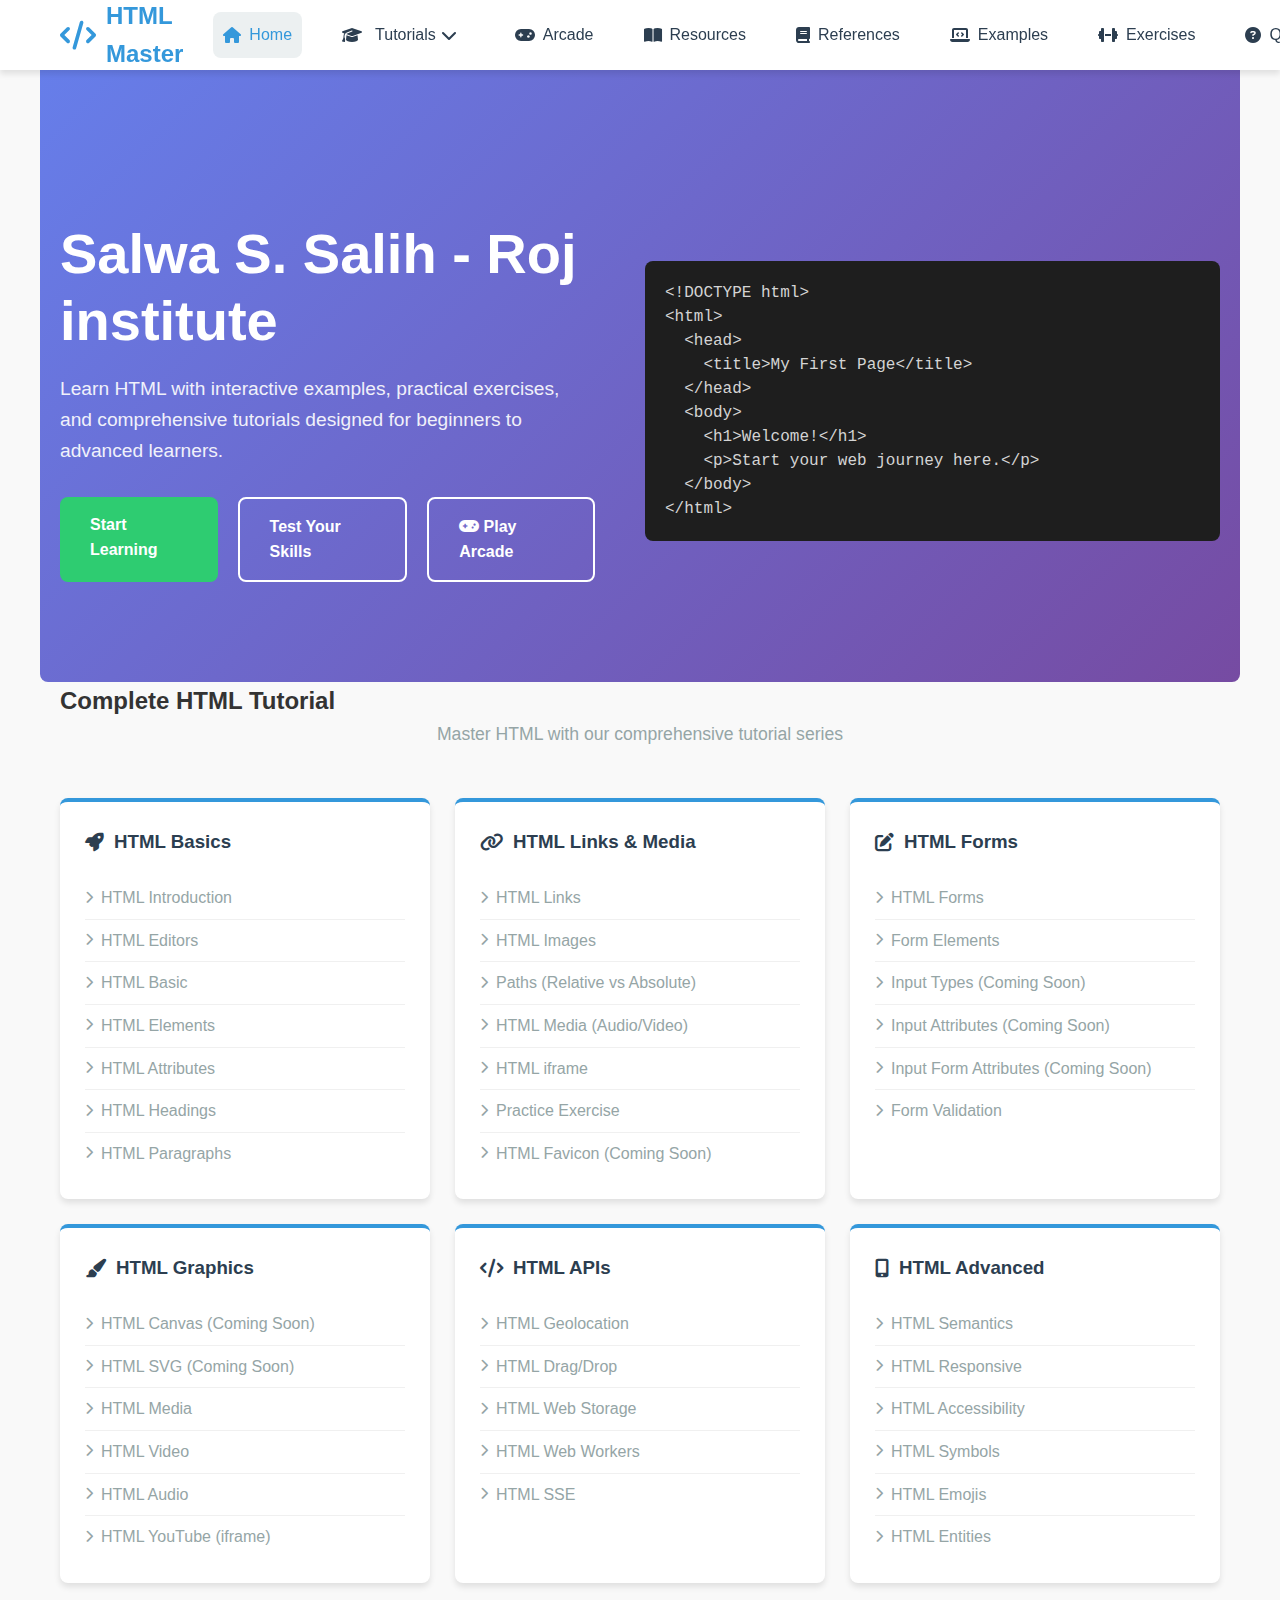
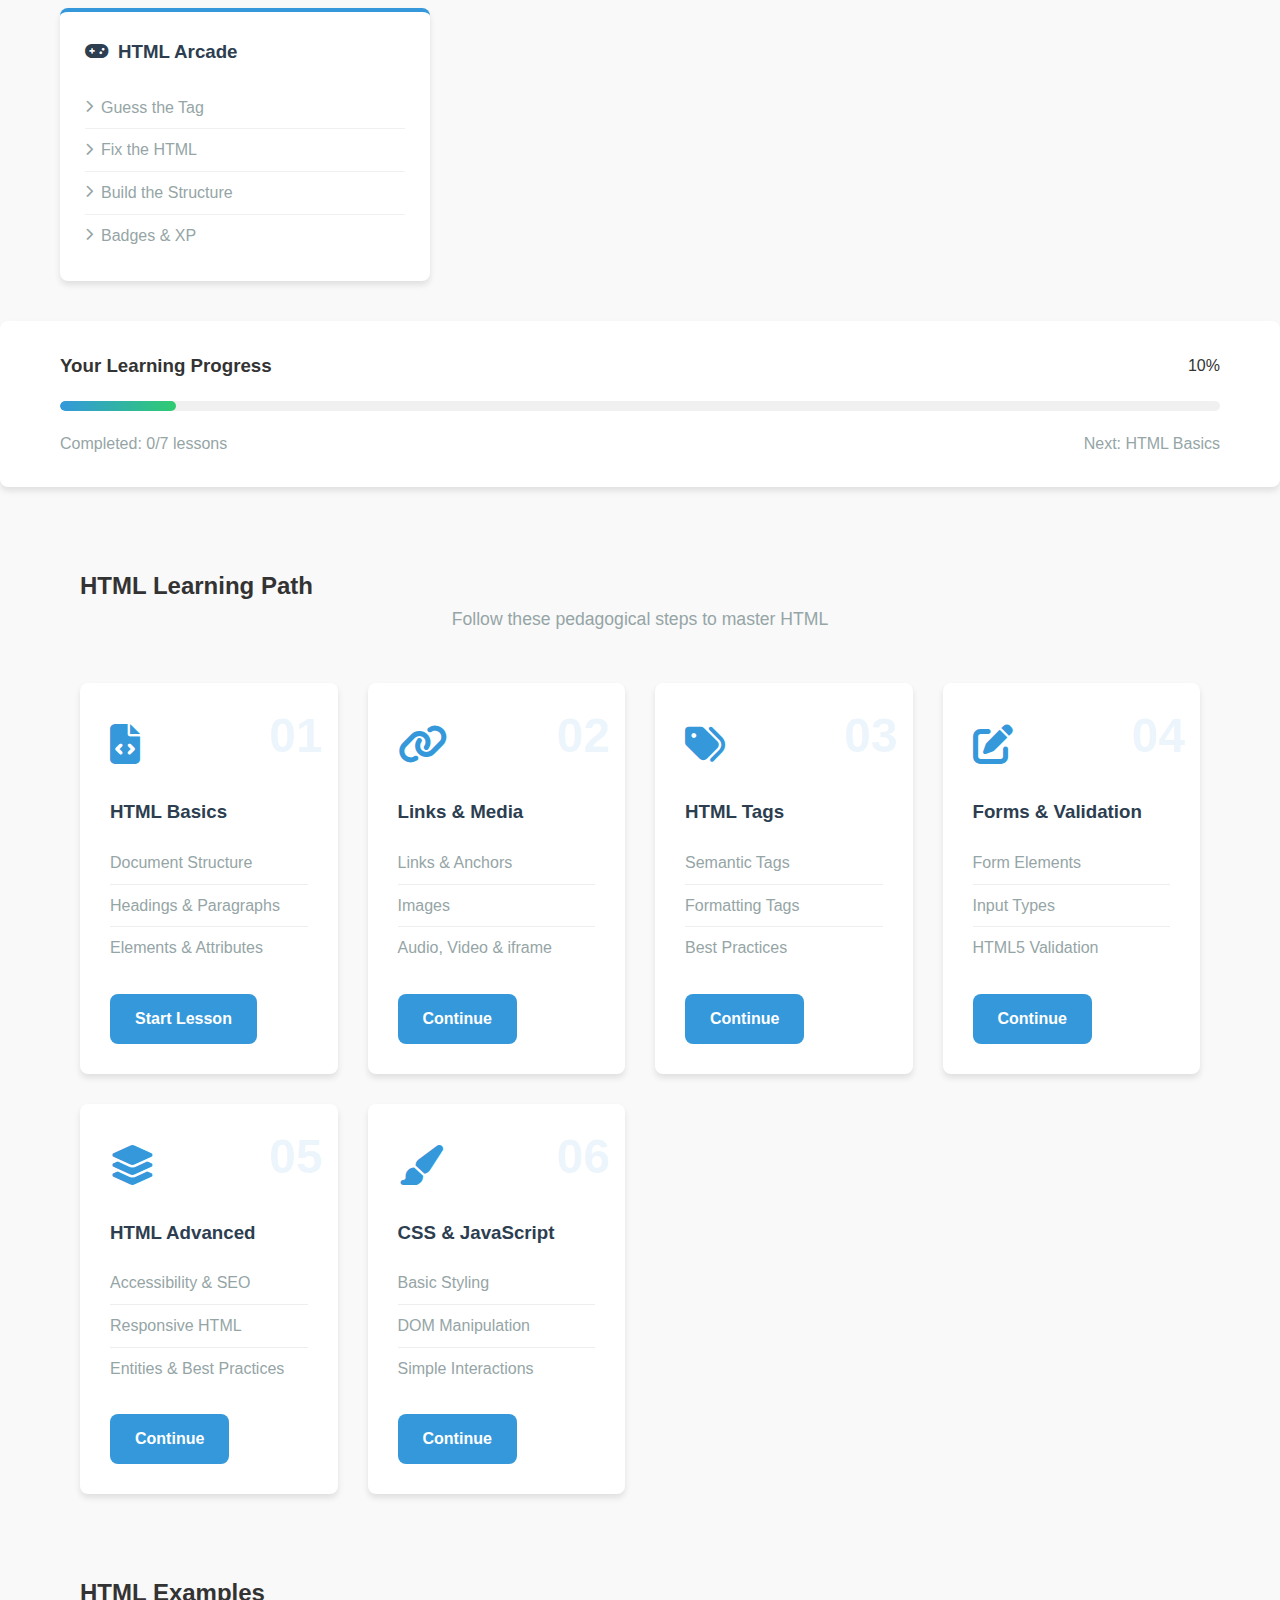
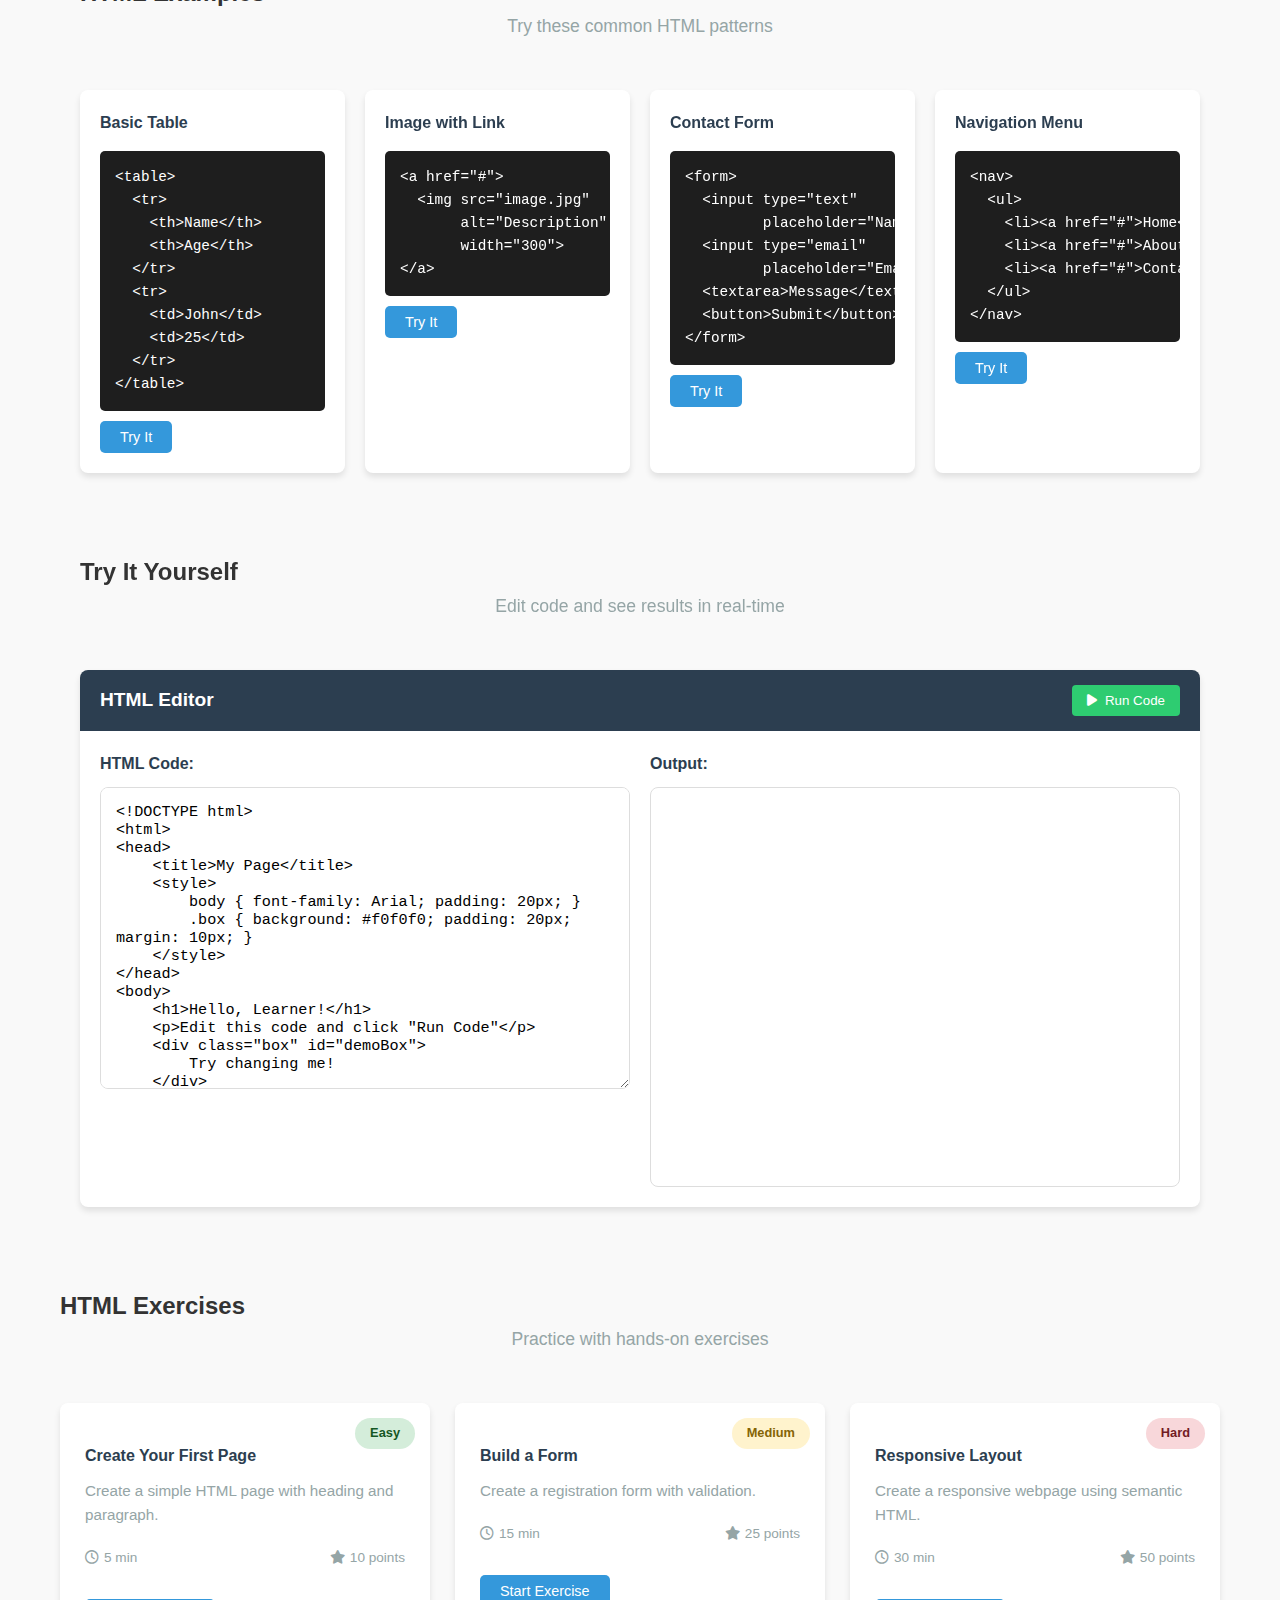
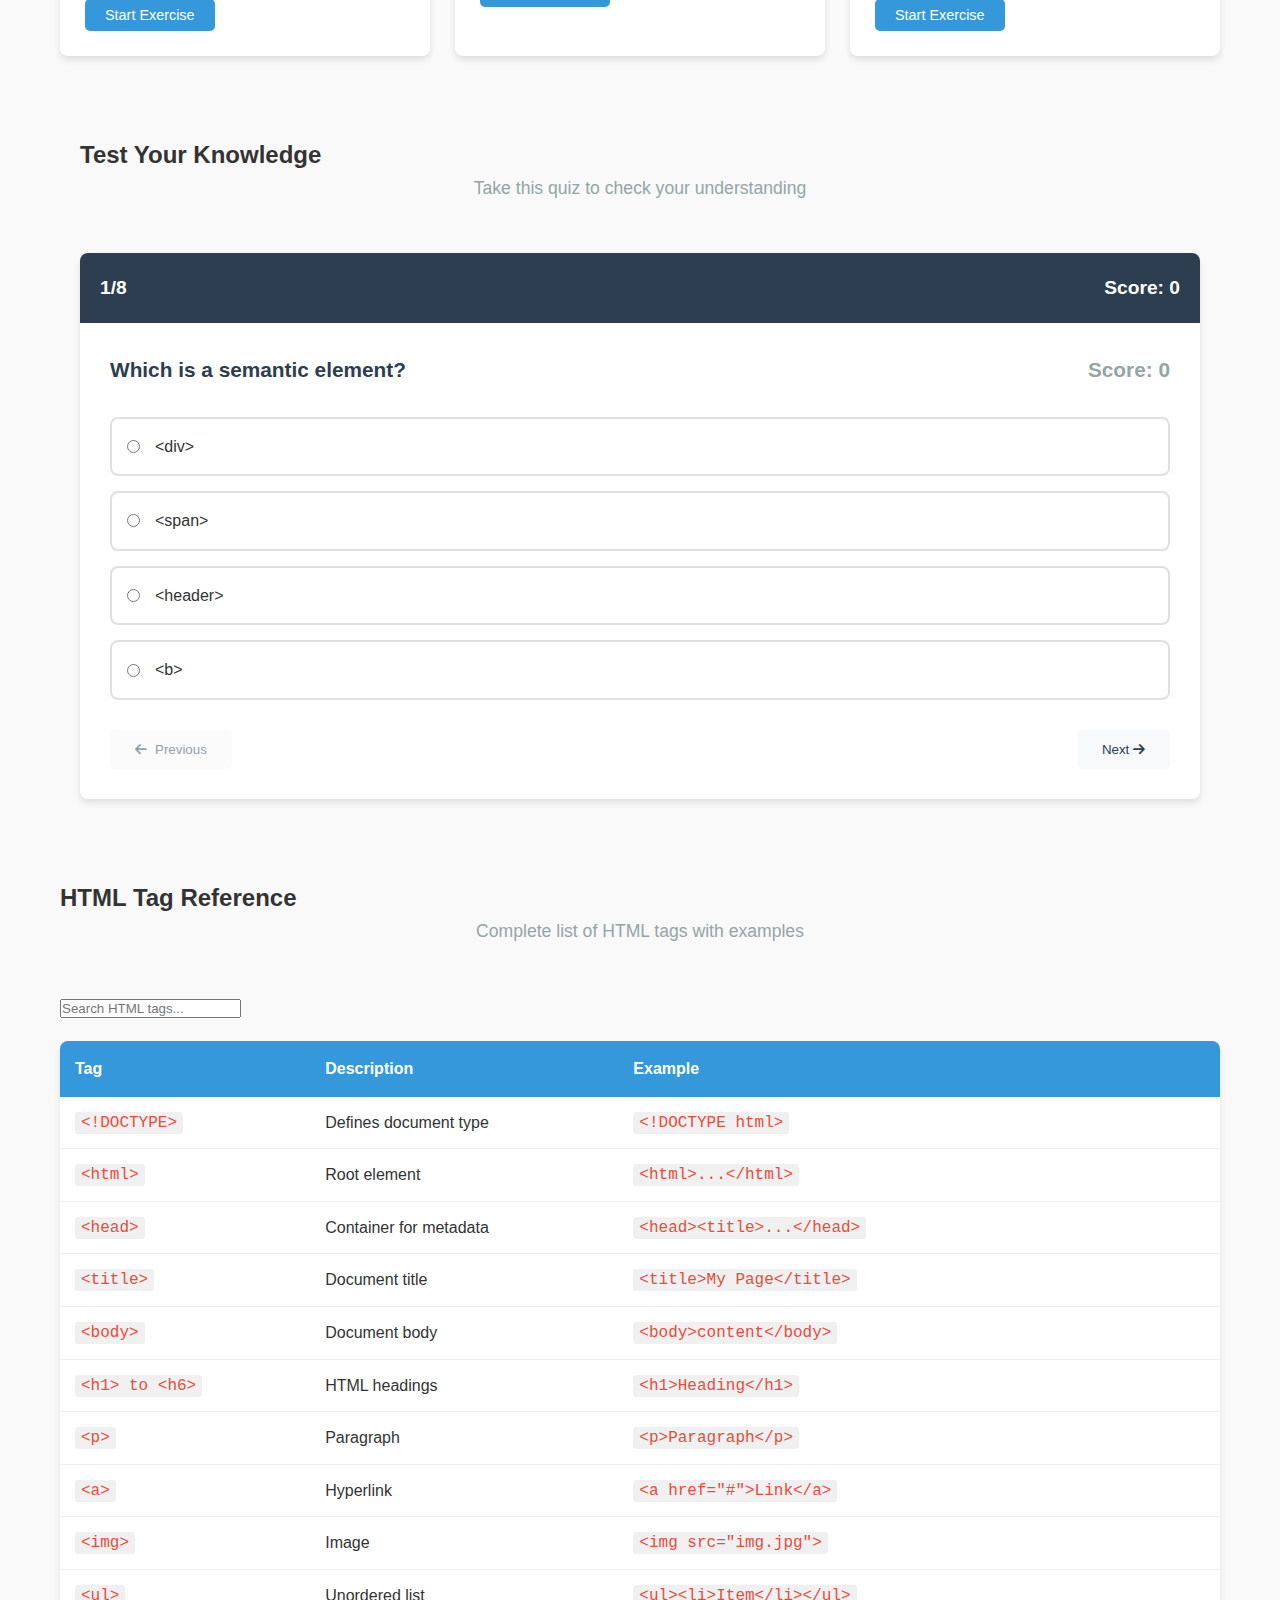
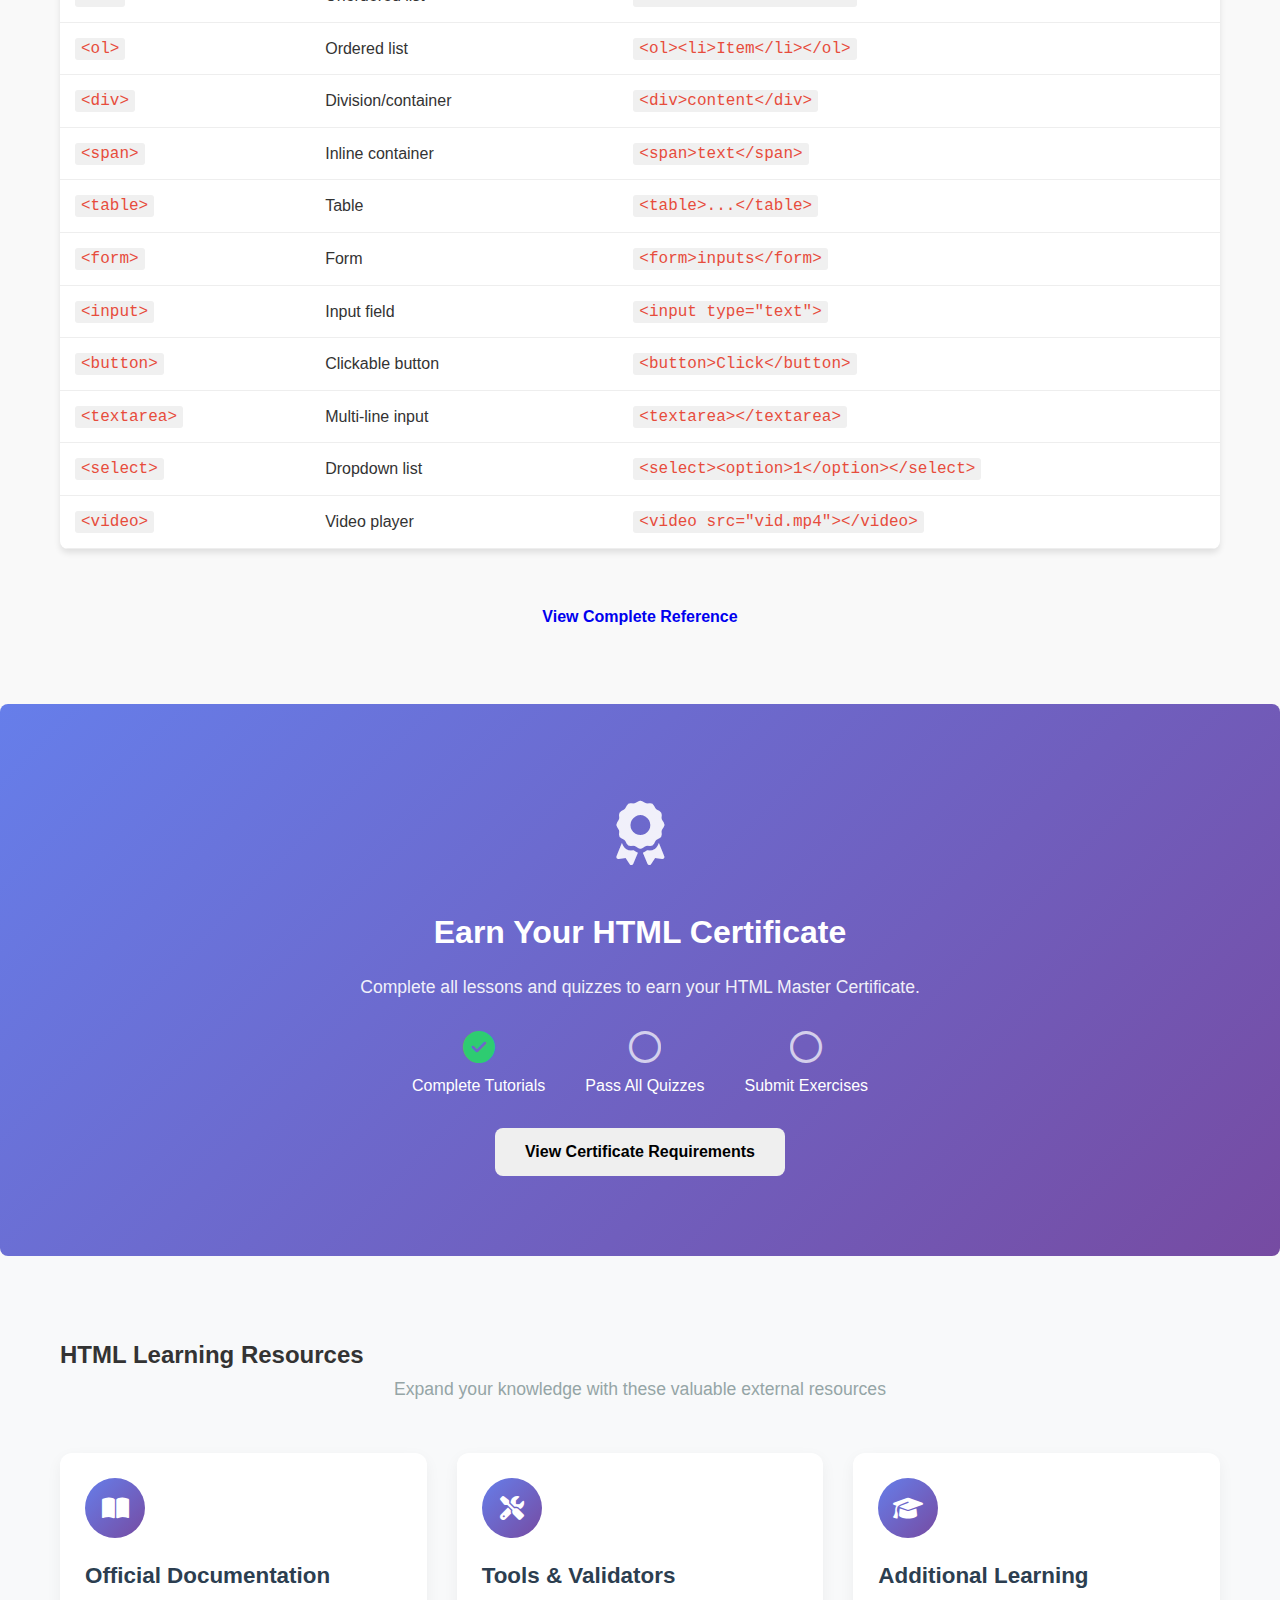
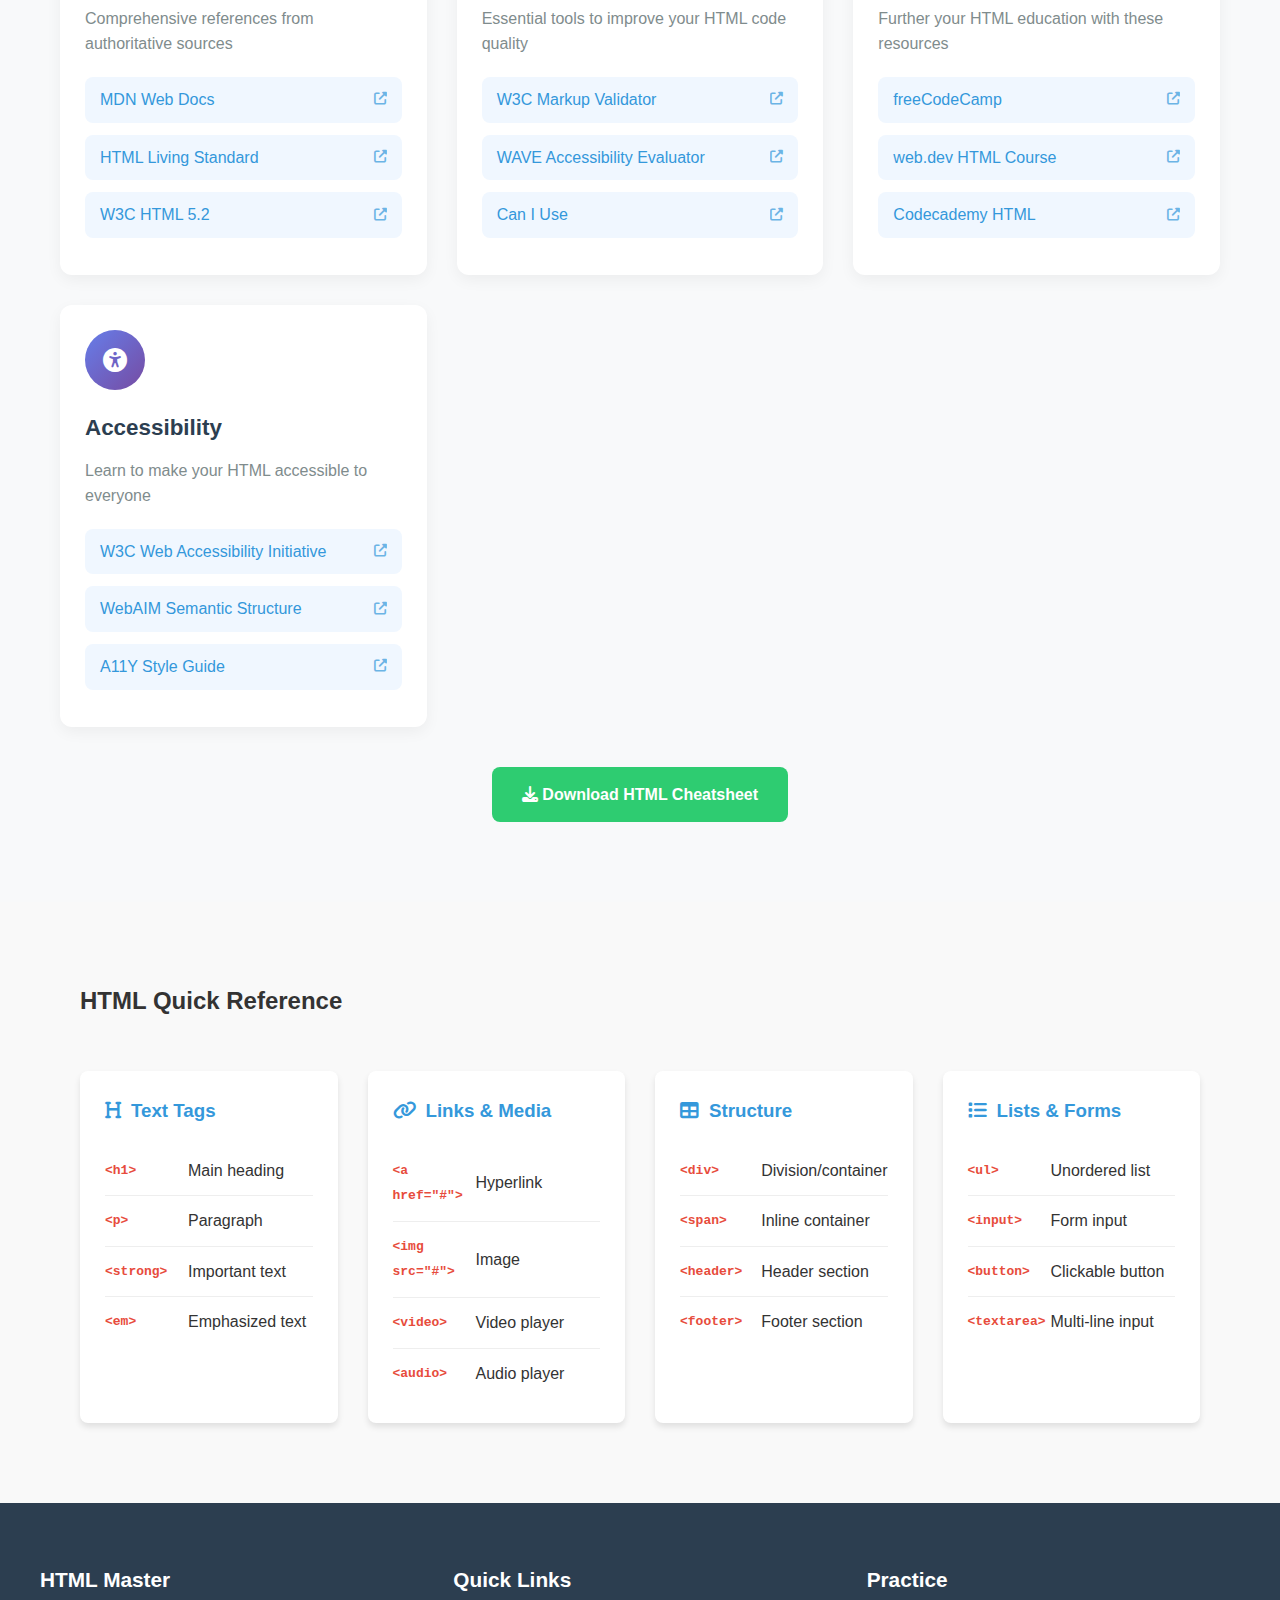
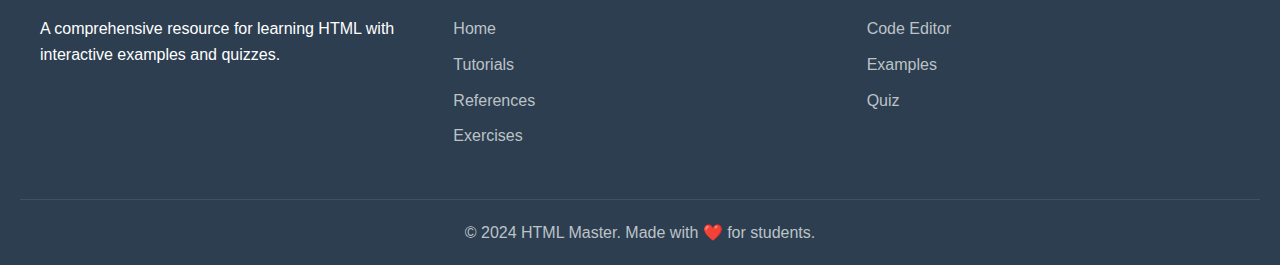
<file: index.html>
<!DOCTYPE html>
<html lang="en">
<head>
    <meta charset="UTF-8">
    <meta name="viewport" content="width=device-width, initial-scale=1.0">
    <title>Learn HTML - Complete Guide for Beginners</title>
    <link rel="stylesheet" href="style.css">
    <link rel="stylesheet" href="https://cdnjs.cloudflare.com/ajax/libs/font-awesome/6.4.0/css/all.min.css">
</head>
<body>
    <!-- Navigation -->
    <nav class="navbar">
        <div class="nav-container">
            <div class="logo">
                <i class="fas fa-code"></i>
                <span>HTML Master</span>
            </div>
            <ul class="nav-menu">
                <li><a href="#home" class="active"><i class="fas fa-home"></i> Home</a></li>
                <li class="dropdown">
                    <a href="#"><i class="fas fa-graduation-cap"></i> Tutorials <i class="fas fa-chevron-down"></i></a>
                    <div class="dropdown-menu">
                        <div class="dropdown-column">
                            <h4>HTML Basics</h4>
                            <a href="lessons/basics.html#introduction"><i class="fas fa-chevron-right"></i> HTML Introduction</a>
                            <a href="lessons/basics.html#structure"><i class="fas fa-chevron-right"></i> Document Structure</a>
                            <a href="lessons/basics.html#elements"><i class="fas fa-chevron-right"></i> HTML Elements</a>
                            <a href="lessons/basics.html#attributes"><i class="fas fa-chevron-right"></i> HTML Attributes</a>
                            <a href="lessons/basics.html#headings"><i class="fas fa-chevron-right"></i> Headings & Paragraphs</a>
                        </div>

                        <div class="dropdown-column">
                            <h4>Links & Media</h4>
                            <a href="lessons/links-media.html#links"><i class="fas fa-chevron-right"></i> HTML Links</a>
                            <a href="lessons/links-media.html#paths"><i class="fas fa-chevron-right"></i> Paths (Relative/Absolute)</a>
                            <a href="lessons/links-media.html#images"><i class="fas fa-chevron-right"></i> HTML Images</a>
                            <a href="lessons/links-media.html#audio-video"><i class="fas fa-chevron-right"></i> HTML Media</a>
                            <a href="lessons/links-media.html#embed"><i class="fas fa-chevron-right"></i> HTML iframe</a>
                        </div>

                        <div class="dropdown-column">
                            <h4>HTML Advanced</h4>
                            <a href="lessons/tags.html#semantic"><i class="fas fa-chevron-right"></i> Semantic HTML</a>
                            <a href="lessons/tags.html#formatting"><i class="fas fa-chevron-right"></i> Formatting Tags</a>
                            <a href="lessons/advanced.html#responsive"><i class="fas fa-chevron-right"></i> Responsive HTML</a>
                            <a href="lessons/advanced.html#accessibility"><i class="fas fa-chevron-right"></i> Accessibility</a>
                            <a href="lessons/advanced.html#entities"><i class="fas fa-chevron-right"></i> Entities & Symbols</a>
                        </div>

                        <div class="dropdown-column">
                            <h4>HTML Forms</h4>
                            <a href="lessons/forms.html#basic-form"><i class="fas fa-chevron-right"></i> HTML Forms</a>
                            <a href="lessons/forms.html#input-types"><i class="fas fa-chevron-right"></i> Input Types</a>
                            <a href="lessons/forms.html#validation"><i class="fas fa-chevron-right"></i> Form Validation</a>
                        </div>

                        <div class="dropdown-column">
                            <h4>HTML APIs</h4>
                            <a href="lessons/apis.html#geolocation"><i class="fas fa-chevron-right"></i> Geolocation</a>
                            <a href="lessons/apis.html#dragdrop"><i class="fas fa-chevron-right"></i> Drag &amp; Drop</a>
                            <a href="lessons/apis.html#storage"><i class="fas fa-chevron-right"></i> Web Storage</a>
                            <a href="lessons/apis.html#workers"><i class="fas fa-chevron-right"></i> Web Workers</a>
                            <a href="lessons/apis.html#sse"><i class="fas fa-chevron-right"></i> SSE</a>
                        </div>
                    </div>
                </li>
                <li><a href="arcade.html"><i class="fas fa-gamepad"></i> Arcade</a></li>
                <li><a href="#resources"><i class="fas fa-book-open"></i> Resources</a></li>
                <li><a href="#references"><i class="fas fa-book"></i> References</a></li>
                <li><a href="#examples"><i class="fas fa-laptop-code"></i> Examples</a></li>
                <li><a href="#exercises"><i class="fas fa-dumbbell"></i> Exercises</a></li>
                <li><a href="#quiz"><i class="fas fa-question-circle"></i> Quiz</a></li>
                <li><a href="#certificate"><i class="fas fa-award"></i> Certificate</a></li>
            </ul>
            <div class="search-box">
                <input type="text" placeholder="Search tutorials..." id="searchInput">
                <button><i class="fas fa-search"></i></button>
            </div>

            <!-- XP HUD (powered by script.js localStorage) -->
            <div class="xp-pill" title="Your XP and Level">
                <i class="fas fa-bolt"></i>
                <span>Level <span data-hm-level>1</span></span>
                <div class="xp-meter" aria-hidden="true"><div data-hm-xpbar></div></div>
                <small><span data-hm-xp>0</span> XP</small>
            </div>

            <div class="hamburger">
                <i class="fas fa-bars"></i>
            </div>
        </div>
    </nav>

    <!-- Hero Section -->
    <section id="home" class="hero">
        <div class="hero-content">
            <h1>Salwa S. Salih - Roj institute</h1>
            <p>Learn HTML with interactive examples, practical exercises, and comprehensive tutorials designed for beginners to advanced learners.</p>
            <div class="hero-buttons">
                <a href="#tutorials" class="btn btn-primary">Start Learning</a>
                <a href="#quiz" class="btn btn-secondary">Test Your Skills</a>
                <a href="arcade.html" class="btn btn-secondary"><i class="fas fa-gamepad"></i> Play Arcade</a>
            </div>
        </div>
        <div class="hero-code">
            <pre><code>&lt;!DOCTYPE html&gt;
&lt;html&gt;
  &lt;head&gt;
    &lt;title&gt;My First Page&lt;/title&gt;
  &lt;/head&gt;
  &lt;body&gt;
    &lt;h1&gt;Welcome!&lt;/h1&gt;
    &lt;p&gt;Start your web journey here.&lt;/p&gt;
  &lt;/body&gt;
&lt;/html&gt;</code></pre>
        </div>
    </section>

    <!-- Tutorial Categories Section -->
    <section id="tutorials" class="tutorials-section">
        <div class="container">
            <h2>Complete HTML Tutorial</h2>
            <p class="section-subtitle">Master HTML with our comprehensive tutorial series</p>

            <div class="tutorial-categories">
                <!-- Category 1 -->
                <div class="category-card">
                    <h3><i class="fas fa-rocket"></i> HTML Basics</h3>
                    <ul>
                        <li><a href="lessons/basics.html#introduction"><i class="fas fa-chevron-right"></i> HTML Introduction</a></li>
                        <li><a href="lessons/basics.html#editors"><i class="fas fa-chevron-right"></i> HTML Editors</a></li>
                        <li><a href="lessons/basics.html#basic"><i class="fas fa-chevron-right"></i> HTML Basic</a></li>
                        <li><a href="lessons/basics.html#elements"><i class="fas fa-chevron-right"></i> HTML Elements</a></li>
                        <li><a href="lessons/basics.html#attributes"><i class="fas fa-chevron-right"></i> HTML Attributes</a></li>
                        <li><a href="lessons/basics.html#headings"><i class="fas fa-chevron-right"></i> HTML Headings</a></li>
                        <li><a href="lessons/basics.html#paragraphs"><i class="fas fa-chevron-right"></i> HTML Paragraphs</a></li>
                    </ul>
                </div>

                <!-- Category 2 -->
                <div class="category-card">
                    <h3><i class="fas fa-link"></i> HTML Links & Media</h3>
                    <ul>
                        <li><a href="lessons/links-media.html#links"><i class="fas fa-chevron-right"></i> HTML Links</a></li>
                        <li><a href="lessons/links-media.html#images"><i class="fas fa-chevron-right"></i> HTML Images</a></li>
                        <li><a href="lessons/links-media.html#paths"><i class="fas fa-chevron-right"></i> Paths (Relative vs Absolute)</a></li>
                        <li><a href="lessons/links-media.html#audio-video"><i class="fas fa-chevron-right"></i> HTML Media (Audio/Video)</a></li>
                        <li><a href="lessons/links-media.html#embed"><i class="fas fa-chevron-right"></i> HTML iframe</a></li>
                        <li><a href="lessons/links-media.html#exercise"><i class="fas fa-chevron-right"></i> Practice Exercise</a></li>
                        <li><a href="#"><i class="fas fa-chevron-right"></i> HTML Favicon (Coming Soon)</a></li>
                    </ul>
                </div>

                <!-- Category 3 -->
                <div class="category-card">
                    <h3><i class="fas fa-edit"></i> HTML Forms</h3>
                    <ul>
                        <li><a href="lessons/forms.html#basic-form"><i class="fas fa-chevron-right"></i> HTML Forms</a></li>
                        <li><a href="lessons/forms.html#input-types"><i class="fas fa-chevron-right"></i> Form Elements</a></li>
                        <li><a href="#"><i class="fas fa-chevron-right"></i> Input Types (Coming Soon)</a></li>
                        <li><a href="#"><i class="fas fa-chevron-right"></i> Input Attributes (Coming Soon)</a></li>
                        <li><a href="#"><i class="fas fa-chevron-right"></i> Input Form Attributes (Coming Soon)</a></li>
                        <li><a href="lessons/forms.html#validation"><i class="fas fa-chevron-right"></i> Form Validation</a></li>
                    </ul>
                </div>

                <!-- Category 4 -->
                <div class="category-card">
                    <h3><i class="fas fa-paint-brush"></i> HTML Graphics</h3>
                    <ul>
                        <li><a href="#"><i class="fas fa-chevron-right"></i> HTML Canvas (Coming Soon)</a></li>
                        <li><a href="#"><i class="fas fa-chevron-right"></i> HTML SVG (Coming Soon)</a></li>
                        <li><a href="lessons/links-media.html#audio-video"><i class="fas fa-chevron-right"></i> HTML Media</a></li>
                        <li><a href="lessons/links-media.html#audio-video"><i class="fas fa-chevron-right"></i> HTML Video</a></li>
                        <li><a href="lessons/links-media.html#audio-video"><i class="fas fa-chevron-right"></i> HTML Audio</a></li>
                        <li><a href="lessons/links-media.html#embed"><i class="fas fa-chevron-right"></i> HTML YouTube (iframe)</a></li>
                    </ul>
                </div>

                <!-- Category 5 -->
                <div class="category-card">
                    <h3><i class="fas fa-code"></i> HTML APIs</h3>
                    <ul>
                        <li><a href="lessons/apis.html#geolocation"><i class="fas fa-chevron-right"></i> HTML Geolocation</a></li>
                        <li><a href="lessons/apis.html#dragdrop"><i class="fas fa-chevron-right"></i> HTML Drag/Drop</a></li>
                        <li><a href="lessons/apis.html#storage"><i class="fas fa-chevron-right"></i> HTML Web Storage</a></li>
                        <li><a href="lessons/apis.html#workers"><i class="fas fa-chevron-right"></i> HTML Web Workers</a></li>
                        <li><a href="lessons/apis.html#sse"><i class="fas fa-chevron-right"></i> HTML SSE</a></li>
                    </ul>
                </div>

                <!-- Category 6 -->
                <div class="category-card">
                    <h3><i class="fas fa-mobile-alt"></i> HTML Advanced</h3>
                    <ul>
                        <li><a href="lessons/tags.html#semantic"><i class="fas fa-chevron-right"></i> HTML Semantics</a></li>
                        <li><a href="lessons/advanced.html#responsive"><i class="fas fa-chevron-right"></i> HTML Responsive</a></li>
                        <li><a href="lessons/advanced.html#accessibility"><i class="fas fa-chevron-right"></i> HTML Accessibility</a></li>
                        <li><a href="lessons/advanced.html#entities"><i class="fas fa-chevron-right"></i> HTML Symbols</a></li>
                        <li><a href="lessons/advanced.html#entities"><i class="fas fa-chevron-right"></i> HTML Emojis</a></li>
                        <li><a href="lessons/advanced.html#entities"><i class="fas fa-chevron-right"></i> HTML Entities</a></li>
                    </ul>
                </div>

                <!-- Bonus Category: Arcade -->
                <div class="category-card">
                    <h3><i class="fas fa-gamepad"></i> HTML Arcade</h3>
                    <ul>
                        <li><a href="arcade.html#guess"><i class="fas fa-chevron-right"></i> Guess the Tag</a></li>
                        <li><a href="arcade.html#fix"><i class="fas fa-chevron-right"></i> Fix the HTML</a></li>
                        <li><a href="arcade.html#build"><i class="fas fa-chevron-right"></i> Build the Structure</a></li>
                        <li><a href="arcade.html#badges"><i class="fas fa-chevron-right"></i> Badges &amp; XP</a></li>
                    </ul>
                </div>
            </div>
        </div>
    </section>

    <!-- Progress Tracker -->
    <section class="progress-tracker">
        <div class="container">
            <div class="progress-header">
                <h3>Your Learning Progress</h3>
                <span class="progress-percent">35%</span>
            </div>
            <div class="progress-bar">
                <div class="progress-fill"></div>
            </div>
            <div class="progress-stats">
                <span>Completed: 0/7 lessons</span>
                <span>Next: HTML Basics</span>
            </div>
        </div>
    </section>

    <!-- Lessons Section -->
    <section id="lessons" class="lessons-section">
        <div class="container">
            <h2>HTML Learning Path</h2>
            <p class="section-subtitle">Follow these pedagogical steps to master HTML</p>

            <div class="learning-path">
                <!-- Lesson 1 -->
                <div class="lesson-card">
                    <div class="lesson-number">01</div>
                    <div class="lesson-icon">
                        <i class="fas fa-file-code"></i>
                    </div>
                    <h3>HTML Basics</h3>
                    <ul class="lesson-topics">
                        <li>Document Structure</li>
                        <li>Headings & Paragraphs</li>
                        <li>Elements & Attributes</li>
                    </ul>
                    <a href="lessons/basics.html" class="lesson-btn">Start Lesson</a>
                </div>

                <!-- Lesson 2 -->
                <div class="lesson-card">
                    <div class="lesson-number">02</div>
                    <div class="lesson-icon">
                        <i class="fas fa-link"></i>
                    </div>
                    <h3>Links & Media</h3>
                    <ul class="lesson-topics">
                        <li>Links & Anchors</li>
                        <li>Images</li>
                        <li>Audio, Video & iframe</li>
                    </ul>
                    <a href="lessons/links-media.html" class="lesson-btn">Continue</a>
                </div>

                <!-- Lesson 3 -->
                <div class="lesson-card">
                    <div class="lesson-number">03</div>
                    <div class="lesson-icon">
                        <i class="fas fa-tags"></i>
                    </div>
                    <h3>HTML Tags</h3>
                    <ul class="lesson-topics">
                        <li>Semantic Tags</li>
                        <li>Formatting Tags</li>
                        <li>Best Practices</li>
                    </ul>
                    <a href="lessons/tags.html" class="lesson-btn">Continue</a>
                </div>

                <!-- Lesson 4 -->
                <div class="lesson-card">
                    <div class="lesson-number">04</div>
                    <div class="lesson-icon">
                        <i class="fas fa-edit"></i>
                    </div>
                    <h3>Forms & Validation</h3>
                    <ul class="lesson-topics">
                        <li>Form Elements</li>
                        <li>Input Types</li>
                        <li>HTML5 Validation</li>
                    </ul>
                    <a href="lessons/forms.html" class="lesson-btn">Continue</a>
                </div>

                <!-- Lesson 5 (NEW) -->
                <div class="lesson-card">
                    <div class="lesson-number">05</div>
                    <div class="lesson-icon">
                        <i class="fas fa-layer-group"></i>
                    </div>
                    <h3>HTML Advanced</h3>
                    <ul class="lesson-topics">
                        <li>Accessibility & SEO</li>
                        <li>Responsive HTML</li>
                        <li>Entities & Best Practices</li>
                    </ul>
                    <a href="lessons/advanced.html" class="lesson-btn">Continue</a>
                </div>

                <!-- Lesson 6 -->
                <div class="lesson-card">
                    <div class="lesson-number">06</div>
                    <div class="lesson-icon">
                        <i class="fas fa-paint-brush"></i>
                    </div>
                    <h3>CSS & JavaScript</h3>
                    <ul class="lesson-topics">
                        <li>Basic Styling</li>
                        <li>DOM Manipulation</li>
                        <li>Simple Interactions</li>
                    </ul>
                    <a href="lessons/css-js.html" class="lesson-btn">Continue</a>
                </div>
            </div>
        </div>
    </section>

    <!-- Quick Examples Section -->
    <section id="quick-examples" class="examples-section">
        <div class="container">
            <h2>HTML Examples</h2>
            <p class="section-subtitle">Try these common HTML patterns</p>

            <div class="examples-grid">
                <div class="example-card">
                    <h4>Basic Table</h4>
                    <pre><code>&lt;table&gt;
  &lt;tr&gt;
    &lt;th&gt;Name&lt;/th&gt;
    &lt;th&gt;Age&lt;/th&gt;
  &lt;/tr&gt;
  &lt;tr&gt;
    &lt;td&gt;John&lt;/td&gt;
    &lt;td&gt;25&lt;/td&gt;
  &lt;/tr&gt;
&lt;/table&gt;</code></pre>
                    <button class="btn-small" onclick="loadExample('table-example')">Try It</button>
                </div>

                <div class="example-card">
                    <h4>Image with Link</h4>
                    <pre><code>&lt;a href="#"&gt;
  &lt;img src="image.jpg" 
       alt="Description"
       width="300"&gt;
&lt;/a&gt;</code></pre>
                    <button class="btn-small" onclick="loadExample('image-example')">Try It</button>
                </div>

                <div class="example-card">
                    <h4>Contact Form</h4>
                    <pre><code>&lt;form&gt;
  &lt;input type="text" 
         placeholder="Name"&gt;
  &lt;input type="email" 
         placeholder="Email"&gt;
  &lt;textarea&gt;Message&lt;/textarea&gt;
  &lt;button&gt;Submit&lt;/button&gt;
&lt;/form&gt;</code></pre>
                    <button class="btn-small" onclick="loadExample('form-example')">Try It</button>
                </div>

                <div class="example-card">
                    <h4>Navigation Menu</h4>
                    <pre><code>&lt;nav&gt;
  &lt;ul&gt;
    &lt;li&gt;&lt;a href="#"&gt;Home&lt;/a&gt;&lt;/li&gt;
    &lt;li&gt;&lt;a href="#"&gt;About&lt;/a&gt;&lt;/li&gt;
    &lt;li&gt;&lt;a href="#"&gt;Contact&lt;/a&gt;&lt;/li&gt;
  &lt;/ul&gt;
&lt;/nav&gt;</code></pre>
                    <button class="btn-small" onclick="loadExample('nav-example')">Try It</button>
                </div>
            </div>
        </div>
    </section>

    <!-- Interactive Examples Section -->
    <section id="examples" class="examples-section">
        <div class="container">
            <h2>Try It Yourself</h2>
            <p class="section-subtitle">Edit code and see results in real-time</p>

            <div class="code-editor">
                <div class="editor-header">
                    <div class="editor-title">HTML Editor</div>
                    <button class="run-btn" id="runCode">
                        <i class="fas fa-play"></i> Run Code
                    </button>
                </div>
                <div class="editor-body">
                    <div class="code-input">
                        <h4>HTML Code:</h4>
                        <textarea id="htmlCode" rows="15">
<!DOCTYPE html>
<html>
<head>
    <title>My Page</title>
    <style>
        body { font-family: Arial; padding: 20px; }
        .box { background: #f0f0f0; padding: 20px; margin: 10px; }
    </style>
</head>
<body>
    <h1>Hello, Learner!</h1>
    <p>Edit this code and click "Run Code"</p>
    <div class="box" id="demoBox">
        Try changing me!
    </div>
    <button onclick="changeText()">Click Me</button>

    <script>
        function changeText() {
            document.getElementById('demoBox').innerHTML =
                'You clicked the button!';
        }
    </script>
</body>
</html>
                        </textarea>
                    </div>
                    <div class="code-output">
                        <h4>Output:</h4>
                        <iframe id="outputFrame"></iframe>
                    </div>
                </div>
            </div>
        </div>
    </section>

    <!-- Exercises Section -->
    <section id="exercises" class="exercises-section">
        <div class="container">
            <h2>HTML Exercises</h2>
            <p class="section-subtitle">Practice with hands-on exercises</p>

            <div class="exercises-grid">
                <div class="exercise-card">
                    <div class="exercise-difficulty easy">Easy</div>
                    <h4>Create Your First Page</h4>
                    <p>Create a simple HTML page with heading and paragraph.</p>
                    <div class="exercise-meta">
                        <span><i class="far fa-clock"></i> 5 min</span>
                        <span><i class="fas fa-star"></i> 10 points</span>
                    </div>
                    <button class="btn-small" onclick="startExercise(1)">Start Exercise</button>
                </div>

                <div class="exercise-card">
                    <div class="exercise-difficulty medium">Medium</div>
                    <h4>Build a Form</h4>
                    <p>Create a registration form with validation.</p>
                    <div class="exercise-meta">
                        <span><i class="far fa-clock"></i> 15 min</span>
                        <span><i class="fas fa-star"></i> 25 points</span>
                    </div>
                    <button class="btn-small" onclick="startExercise(2)">Start Exercise</button>
                </div>

                <div class="exercise-card">
                    <div class="exercise-difficulty hard">Hard</div>
                    <h4>Responsive Layout</h4>
                    <p>Create a responsive webpage using semantic HTML.</p>
                    <div class="exercise-meta">
                        <span><i class="far fa-clock"></i> 30 min</span>
                        <span><i class="fas fa-star"></i> 50 points</span>
                    </div>
                    <button class="btn-small" onclick="startExercise(3)">Start Exercise</button>
                </div>
            </div>
        </div>
    </section>

    <!-- Quiz Section -->
    <section id="quiz" class="quiz-section">
        <div class="container">
            <h2>Test Your Knowledge</h2>
            <p class="section-subtitle">Take this quiz to check your understanding</p>

            <div class="quiz-container">
                <div class="quiz-header">
                    <div class="quiz-progress">
                        <span id="currentQuestion">1</span>/<span id="totalQuestions">5</span>
                    </div>
                    <div class="quiz-score">
                        Score: <span id="score">0</span>
                    </div>
                </div>

                <div class="quiz-body">
                    <div id="questionContainer">
                        <!-- Questions will be loaded here -->
                    </div>

                    <div class="quiz-options" id="optionsContainer">
                        <!-- Options will be loaded here -->
                    </div>

                    <div class="quiz-navigation">
                        <button id="prevBtn" class="nav-btn">
                            <i class="fas fa-arrow-left"></i> Previous
                        </button>
                        <button id="nextBtn" class="nav-btn">
                            Next <i class="fas fa-arrow-right"></i>
                        </button>
                        <button id="submitBtn" class="submit-btn">
                            Submit Quiz
                        </button>
                    </div>
                </div>
            </div>
        </div>
    </section>

    <!-- HTML Tag Reference Section -->
    <section id="references" class="references-section">
        <div class="container">
            <h2>HTML Tag Reference</h2>
            <p class="section-subtitle">Complete list of HTML tags with examples</p>

            <div class="search-tags">
                <input type="text" placeholder="Search HTML tags..." id="tagSearch">
            </div>

            <table class="tag-reference">
                <thead>
                    <tr>
                        <th>Tag</th>
                        <th>Description</th>
                        <th>Example</th>
                    </tr>
                </thead>
                <tbody id="tagTable">
                    <tr>
                        <td><code>&lt;!DOCTYPE&gt;</code></td>
                        <td>Defines document type</td>
                        <td><code>&lt;!DOCTYPE html&gt;</code></td>
                    </tr>
                    <tr>
                        <td><code>&lt;html&gt;</code></td>
                        <td>Root element</td>
                        <td><code>&lt;html&gt;...&lt;/html&gt;</code></td>
                    </tr>
                    <tr>
                        <td><code>&lt;head&gt;</code></td>
                        <td>Container for metadata</td>
                        <td><code>&lt;head&gt;&lt;title&gt;...&lt;/head&gt;</code></td>
                    </tr>
                    <tr>
                        <td><code>&lt;title&gt;</code></td>
                        <td>Document title</td>
                        <td><code>&lt;title&gt;My Page&lt;/title&gt;</code></td>
                    </tr>
                    <tr>
                        <td><code>&lt;body&gt;</code></td>
                        <td>Document body</td>
                        <td><code>&lt;body&gt;content&lt;/body&gt;</code></td>
                    </tr>
                    <tr>
                        <td><code>&lt;h1&gt; to &lt;h6&gt;</code></td>
                        <td>HTML headings</td>
                        <td><code>&lt;h1&gt;Heading&lt;/h1&gt;</code></td>
                    </tr>
                    <tr>
                        <td><code>&lt;p&gt;</code></td>
                        <td>Paragraph</td>
                        <td><code>&lt;p&gt;Paragraph&lt;/p&gt;</code></td>
                    </tr>
                    <tr>
                        <td><code>&lt;a&gt;</code></td>
                        <td>Hyperlink</td>
                        <td><code>&lt;a href="#"&gt;Link&lt;/a&gt;</code></td>
                    </tr>
                    <tr>
                        <td><code>&lt;img&gt;</code></td>
                        <td>Image</td>
                        <td><code>&lt;img src="img.jpg"&gt;</code></td>
                    </tr>
                    <tr>
                        <td><code>&lt;ul&gt;</code></td>
                        <td>Unordered list</td>
                        <td><code>&lt;ul&gt;&lt;li&gt;Item&lt;/li&gt;&lt;/ul&gt;</code></td>
                    </tr>
                    <tr>
                        <td><code>&lt;ol&gt;</code></td>
                        <td>Ordered list</td>
                        <td><code>&lt;ol&gt;&lt;li&gt;Item&lt;/li&gt;&lt;/ol&gt;</code></td>
                    </tr>
                    <tr>
                        <td><code>&lt;div&gt;</code></td>
                        <td>Division/container</td>
                        <td><code>&lt;div&gt;content&lt;/div&gt;</code></td>
                    </tr>
                    <tr>
                        <td><code>&lt;span&gt;</code></td>
                        <td>Inline container</td>
                        <td><code>&lt;span&gt;text&lt;/span&gt;</code></td>
                    </tr>
                    <tr>
                        <td><code>&lt;table&gt;</code></td>
                        <td>Table</td>
                        <td><code>&lt;table&gt;...&lt;/table&gt;</code></td>
                    </tr>
                    <tr>
                        <td><code>&lt;form&gt;</code></td>
                        <td>Form</td>
                        <td><code>&lt;form&gt;inputs&lt;/form&gt;</code></td>
                    </tr>
                    <tr>
                        <td><code>&lt;input&gt;</code></td>
                        <td>Input field</td>
                        <td><code>&lt;input type="text"&gt;</code></td>
                    </tr>
                    <tr>
                        <td><code>&lt;button&gt;</code></td>
                        <td>Clickable button</td>
                        <td><code>&lt;button&gt;Click&lt;/button&gt;</code></td>
                    </tr>
                    <tr>
                        <td><code>&lt;textarea&gt;</code></td>
                        <td>Multi-line input</td>
                        <td><code>&lt;textarea&gt;&lt;/textarea&gt;</code></td>
                    </tr>
                    <tr>
                        <td><code>&lt;select&gt;</code></td>
                        <td>Dropdown list</td>
                        <td><code>&lt;select&gt;&lt;option&gt;1&lt;/option&gt;&lt;/select&gt;</code></td>
                    </tr>
                    <tr>
                        <td><code>&lt;video&gt;</code></td>
                        <td>Video player</td>
                        <td><code>&lt;video src="vid.mp4"&gt;&lt;/video&gt;</code></td>
                    </tr>
                </tbody>
            </table>

            <div class="view-all">
                <a href="lessons/reference.html" class="btn">View Complete Reference</a>
            </div>
        </div>
    </section>

    <!-- Certificate Section -->
    <section id="certificate" class="certificate-section">
        <div class="container">
            <div class="certificate-card">
                <div class="certificate-icon">
                    <i class="fas fa-award"></i>
                </div>
                <h3>Earn Your HTML Certificate</h3>
                <p>Complete all lessons and quizzes to earn your HTML Master Certificate.</p>
                <div class="certificate-progress">
                    <div class="progress-item completed">
                        <i class="fas fa-check-circle"></i>
                        <span>Complete Tutorials</span>
                    </div>
                    <div class="progress-item">
                        <i class="far fa-circle"></i>
                        <span>Pass All Quizzes</span>
                    </div>
                    <div class="progress-item">
                        <i class="far fa-circle"></i>
                        <span>Submit Exercises</span>
                    </div>
                </div>
                <button class="btn" onclick="showCertificateInfo()">View Certificate Requirements</button>
            </div>
        </div>
    </section>

    <!-- Resources Section -->
    <section id="resources" class="resources-section">
        <div class="container">
            <h2>HTML Learning Resources</h2>
            <p class="section-subtitle">Expand your knowledge with these valuable external resources</p>
            
            <div class="resources-grid">
                <div class="resource-card">
                    <div class="resource-icon">
                        <i class="fas fa-book-open"></i>
                    </div>
                    <h3>Official Documentation</h3>
                    <p>Comprehensive references from authoritative sources</p>
                    <ul class="resource-links">
                        <li><a href="https://developer.mozilla.org/en-US/docs/Web/HTML" target="_blank" rel="noopener noreferrer">MDN Web Docs <i class="fas fa-external-link-alt"></i></a></li>
                        <li><a href="https://html.spec.whatwg.org/" target="_blank" rel="noopener noreferrer">HTML Living Standard <i class="fas fa-external-link-alt"></i></a></li>
                        <li><a href="https://www.w3.org/TR/html52/" target="_blank" rel="noopener noreferrer">W3C HTML 5.2 <i class="fas fa-external-link-alt"></i></a></li>
                    </ul>
                </div>
                
                <div class="resource-card">
                    <div class="resource-icon">
                        <i class="fas fa-tools"></i>
                    </div>
                    <h3>Tools & Validators</h3>
                    <p>Essential tools to improve your HTML code quality</p>
                    <ul class="resource-links">
                        <li><a href="https://validator.w3.org/" target="_blank" rel="noopener noreferrer">W3C Markup Validator <i class="fas fa-external-link-alt"></i></a></li>
                        <li><a href="https://wave.webaim.org/" target="_blank" rel="noopener noreferrer">WAVE Accessibility Evaluator <i class="fas fa-external-link-alt"></i></a></li>
                        <li><a href="https://caniuse.com/" target="_blank" rel="noopener noreferrer">Can I Use <i class="fas fa-external-link-alt"></i></a></li>
                    </ul>
                </div>
                
                <div class="resource-card">
                    <div class="resource-icon">
                        <i class="fas fa-graduation-cap"></i>
                    </div>
                    <h3>Additional Learning</h3>
                    <p>Further your HTML education with these resources</p>
                    <ul class="resource-links">
                        <li><a href="https://www.freecodecamp.org/learn/responsive-web-design/" target="_blank" rel="noopener noreferrer">freeCodeCamp <i class="fas fa-external-link-alt"></i></a></li>
                        <li><a href="https://web.dev/learn/html/" target="_blank" rel="noopener noreferrer">web.dev HTML Course <i class="fas fa-external-link-alt"></i></a></li>
                        <li><a href="https://www.codecademy.com/learn/learn-html" target="_blank" rel="noopener noreferrer">Codecademy HTML <i class="fas fa-external-link-alt"></i></a></li>
                    </ul>
                </div>
                
                <div class="resource-card">
                    <div class="resource-icon">
                        <i class="fas fa-universal-access"></i>
                    </div>
                    <h3>Accessibility</h3>
                    <p>Learn to make your HTML accessible to everyone</p>
                    <ul class="resource-links">
                        <li><a href="https://www.w3.org/WAI/fundamentals/" target="_blank" rel="noopener noreferrer">W3C Web Accessibility Initiative <i class="fas fa-external-link-alt"></i></a></li>
                        <li><a href="https://webaim.org/techniques/semanticstructure/" target="_blank" rel="noopener noreferrer">WebAIM Semantic Structure <i class="fas fa-external-link-alt"></i></a></li>
                        <li><a href="https://a11y-style-guide.com/style-guide/" target="_blank" rel="noopener noreferrer">A11Y Style Guide <i class="fas fa-external-link-alt"></i></a></li>
                    </ul>
                </div>
            </div>
            
            <div class="download-resources">
                <a href="#" class="btn btn-primary" onclick="alert('HTML Cheatsheet PDF will be available soon!')">
                    <i class="fas fa-download"></i> Download HTML Cheatsheet
                </a>
            </div>
        </div>
    </section>

    <!-- Cheatsheet Section -->
    <section id="cheatsheet" class="cheatsheet-section">
        <div class="container">
            <h2>HTML Quick Reference</h2>
            <div class="cheatsheet-grid">
                <div class="cheatsheet-category">
                    <h3><i class="fas fa-heading"></i> Text Tags</h3>
                    <table class="cheatsheet-table">
                        <tr>
                            <td><code>&lt;h1&gt;</code></td>
                            <td>Main heading</td>
                        </tr>
                        <tr>
                            <td><code>&lt;p&gt;</code></td>
                            <td>Paragraph</td>
                        </tr>
                        <tr>
                            <td><code>&lt;strong&gt;</code></td>
                            <td>Important text</td>
                        </tr>
                        <tr>
                            <td><code>&lt;em&gt;</code></td>
                            <td>Emphasized text</td>
                        </tr>
                    </table>
                </div>

                <div class="cheatsheet-category">
                    <h3><i class="fas fa-link"></i> Links & Media</h3>
                    <table class="cheatsheet-table">
                        <tr>
                            <td><code>&lt;a href="#"&gt;</code></td>
                            <td>Hyperlink</td>
                        </tr>
                        <tr>
                            <td><code>&lt;img src="#"&gt;</code></td>
                            <td>Image</td>
                        </tr>
                        <tr>
                            <td><code>&lt;video&gt;</code></td>
                            <td>Video player</td>
                        </tr>
                        <tr>
                            <td><code>&lt;audio&gt;</code></td>
                            <td>Audio player</td>
                        </tr>
                    </table>
                </div>

                <div class="cheatsheet-category">
                    <h3><i class="fas fa-table"></i> Structure</h3>
                    <table class="cheatsheet-table">
                        <tr>
                            <td><code>&lt;div&gt;</code></td>
                            <td>Division/container</td>
                        </tr>
                        <tr>
                            <td><code>&lt;span&gt;</code></td>
                            <td>Inline container</td>
                        </tr>
                        <tr>
                            <td><code>&lt;header&gt;</code></td>
                            <td>Header section</td>
                        </tr>
                        <tr>
                            <td><code>&lt;footer&gt;</code></td>
                            <td>Footer section</td>
                        </tr>
                    </table>
                </div>

                <div class="cheatsheet-category">
                    <h3><i class="fas fa-list"></i> Lists & Forms</h3>
                    <table class="cheatsheet-table">
                        <tr>
                            <td><code>&lt;ul&gt;</code></td>
                            <td>Unordered list</td>
                        </tr>
                        <tr>
                            <td><code>&lt;input&gt;</code></td>
                            <td>Form input</td>
                        </tr>
                        <tr>
                            <td><code>&lt;button&gt;</code></td>
                            <td>Clickable button</td>
                        </tr>
                        <tr>
                            <td><code>&lt;textarea&gt;</code></td>
                            <td>Multi-line input</td>
                        </tr>
                    </table>
                </div>
            </div>
        </div>
    </section>

    <!-- Footer -->
    <footer class="footer">
        <div class="footer-content">
            <div class="footer-section">
                <h3>HTML Master</h3>
                <p>A comprehensive resource for learning HTML with interactive examples and quizzes.</p>
            </div>
            <div class="footer-section">
                <h3>Quick Links</h3>
                <ul>
                    <li><a href="#home">Home</a></li>
                    <li><a href="#tutorials">Tutorials</a></li>
                    <li><a href="#references">References</a></li>
                    <li><a href="#exercises">Exercises</a></li>
                </ul>
            </div>
            <div class="footer-section">
                <h3>Practice</h3>
                <ul>
                    <li><a href="#examples">Code Editor</a></li>
                    <li><a href="#quick-examples">Examples</a></li>
                    <li><a href="#quiz">Quiz</a></li>
                </ul>
            </div>
        </div>
        <div class="footer-bottom">
            <p>&copy; 2024 HTML Master. Made with ❤️ for students.</p>
        </div>
    </footer>

    <script src="quiz.js"></script>
    <script src="script.js"></script>
    <script>
        // Enhanced functionality for the new features
        document.addEventListener('DOMContentLoaded', function() {
            // Search functionality
            const searchInput = document.getElementById('searchInput');
            const tagSearch = document.getElementById('tagSearch');
            const tagTable = document.getElementById('tagTable');

            if (searchInput) {
                searchInput.addEventListener('input', function(e) {
                    const searchTerm = e.target.value.toLowerCase();
                    // Implement search logic here
                    console.log('Searching for:', searchTerm);
                });
            }

            if (tagSearch && tagTable) {
                tagSearch.addEventListener('input', function(e) {
                    const searchTerm = e.target.value.toLowerCase();
                    const rows = tagTable.getElementsByTagName('tr');

                    for (let row of rows) {
                        const text = row.textContent.toLowerCase();
                        row.style.display = text.includes(searchTerm) ? '' : 'none';
                    }
                });
            }

            // Progress tracking
            const progressFill = document.querySelector('.progress-fill');
            const progressPercent = document.querySelector('.progress-percent');

            if (progressFill && progressPercent) {
                // Simulate progress update
                setTimeout(() => {
                    progressFill.style.width = '65%';
                    progressPercent.textContent = '65%';
                }, 1000);
            }

            // Mobile dropdown toggle
            const dropdowns = document.querySelectorAll('.dropdown > a');
            dropdowns.forEach(dropdown => {
                dropdown.addEventListener('click', function(e) {
                    if (window.innerWidth <= 768) {
                        e.preventDefault();
                        const menu = this.nextElementSibling;
                        menu.style.display = menu.style.display === 'block' ? 'none' : 'block';
                    }
                });
            });
        });

        // Load example into editor
        window.loadExample = function(exampleId) {
            const examples = {
                'table-example': `<table border="1">
  <tr>
    <th>Name</th>
    <th>Age</th>
  </tr>
  <tr>
    <td>John</td>
    <td>25</td>
  </tr>
  <tr>
    <td>Sarah</td>
    <td>30</td>
  </tr>
</table>`,
                'image-example': `<a href="https://example.com">
  <img src="https://via.placeholder.com/300x150" 
       alt="Example Image"
       width="300">
</a>`,
                'form-example': `<form>
  <label>Name: <input type="text" placeholder="Enter your name"></label><br>
  <label>Email: <input type="email" placeholder="Enter your email"></label><br>
  <label>Message: <textarea placeholder="Your message"></textarea></label><br>
  <button type="submit">Submit</button>
</form>`,
                'nav-example': `<nav>
  <ul>
    <li><a href="#">Home</a></li>
    <li><a href="#">About</a></li>
    <li><a href="#">Contact</a></li>
  </ul>
</nav>`
            };

            if (examples[exampleId]) {
                const editor = document.getElementById('htmlCode');
                if (editor) {
                    editor.value = examples[exampleId];
                    document.getElementById('runCode').click();
                }
            }
        };

        // Start exercise
        // NOTE: startExercise() is implemented in script.js and opens real exercise pages.
        // Do not override it here.

        // Show certificate info
        window.showCertificateInfo = function() {
            alert('Certificate Requirements:\n\n1. Complete all HTML tutorials\n2. Pass all quizzes with 80% or higher\n3. Complete all exercises\n4. Submit final project\n\nYour progress: 35% complete');
        };

        // Keyboard shortcuts
        document.addEventListener('keydown', function(e) {
            if (e.ctrlKey && e.key === '/') {
                e.preventDefault();
                const search = document.getElementById('searchInput');
                if (search) search.focus();
            }

            if (e.key === 'Escape') {
                const search = document.getElementById('searchInput');
                if (search) search.value = '';
            }
        });

        // Auto-save code in editor
        let autoSaveTimer;
        const htmlCode = document.getElementById('htmlCode');
        if (htmlCode) {
            htmlCode.addEventListener('input', function() {
                clearTimeout(autoSaveTimer);
                autoSaveTimer = setTimeout(() => {
                    localStorage.setItem('htmlEditorCode', this.value);
                    console.log('Code auto-saved');
                }, 1000);
            });

            const savedCode = localStorage.getItem('htmlEditorCode');
            if (savedCode) {
                htmlCode.value = savedCode;
            }
        }
        
        // Resource cards hover effect enhancement
        const resourceCards = document.querySelectorAll('.resource-card');
        resourceCards.forEach(card => {
            card.addEventListener('mouseenter', function() {
                this.querySelector('.resource-icon').style.transform = 'scale(1.1) rotate(5deg)';
            });
            card.addEventListener('mouseleave', function() {
                this.querySelector('.resource-icon').style.transform = 'scale(1) rotate(0)';
            });
        });
    </script>
</body>
</html>
</file>
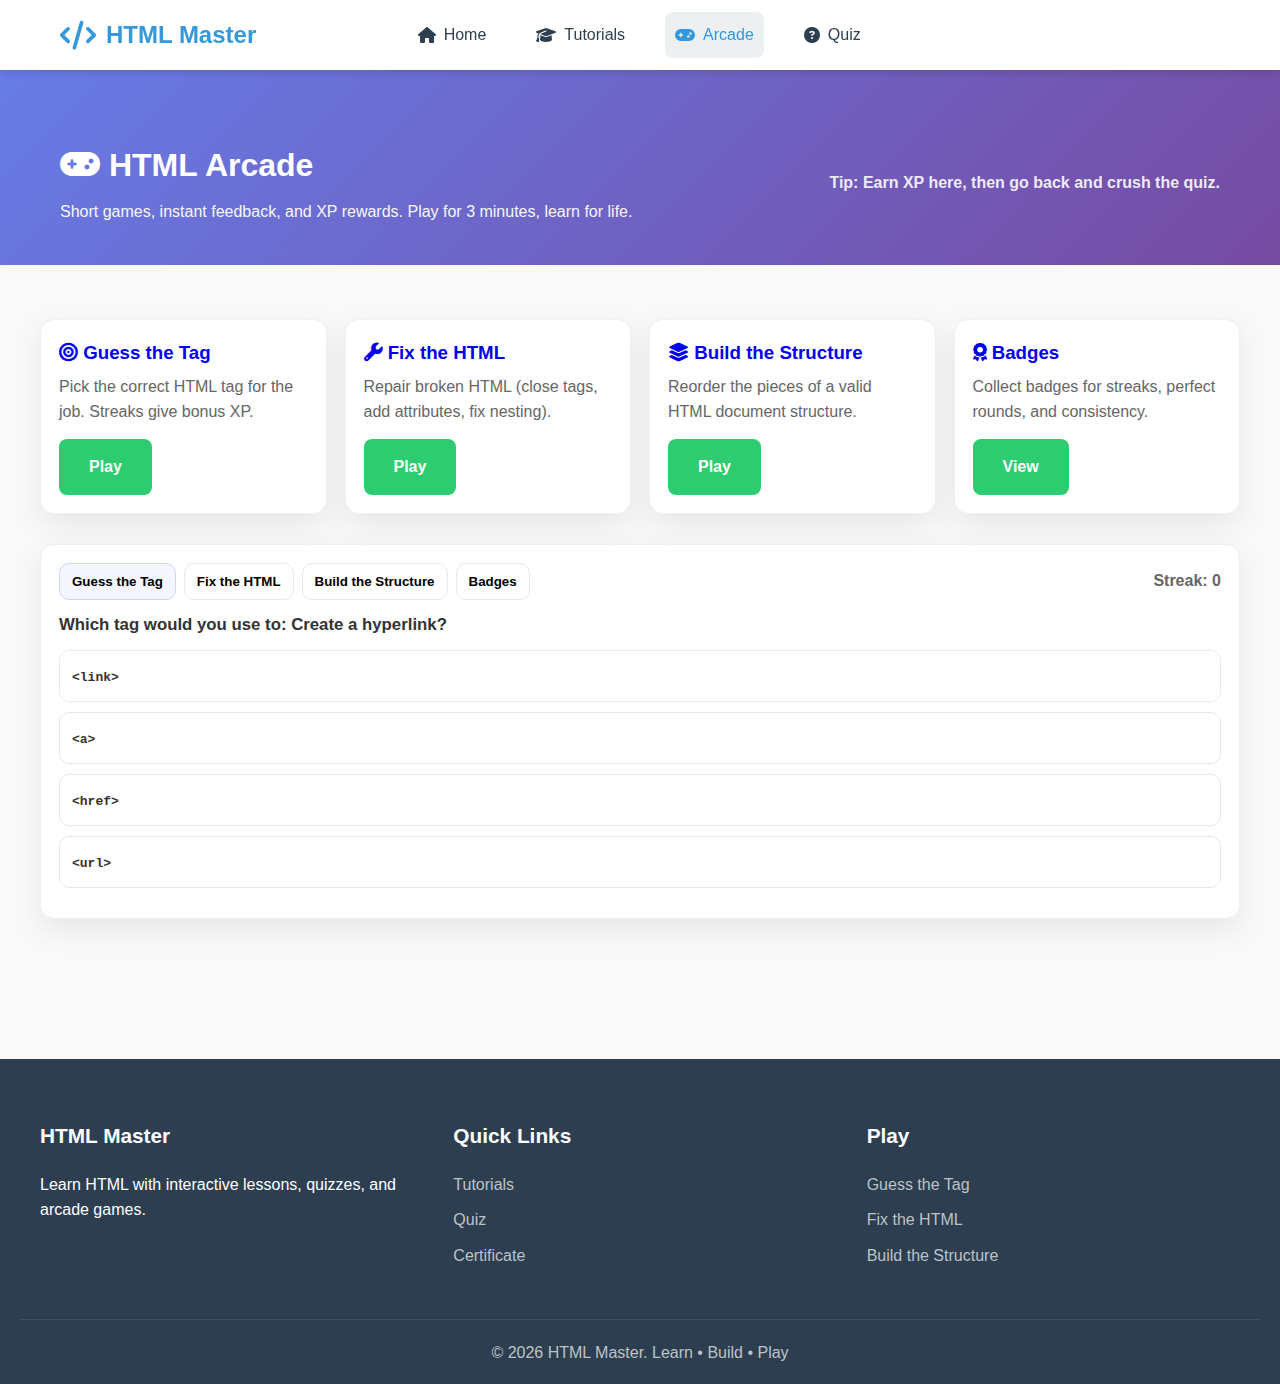
<file: arcade.html>
<!DOCTYPE html>
<html lang="en">
<head>
  <meta charset="UTF-8" />
  <meta name="viewport" content="width=device-width, initial-scale=1.0" />
  <title>HTML Arcade - Learn by Playing</title>
  <link rel="stylesheet" href="style.css" />
  <link rel="stylesheet" href="https://cdnjs.cloudflare.com/ajax/libs/font-awesome/6.4.0/css/all.min.css" />
  <style>
    /* Small page-specific tweaks (kept tiny on purpose) */
    .arcade-hero { padding: 140px 0 40px; background: linear-gradient(135deg, #667eea 0%, #764ba2 100%); color: #fff; }
    .arcade-hero .container { display: flex; flex-wrap: wrap; align-items: center; justify-content: space-between; gap: 18px; }
    .arcade-hero h1 { margin: 0 0 8px; }
    .arcade-hero p { margin: 0; opacity: 0.95; max-width: 700px; }

    .arcade-grid { display: grid; grid-template-columns: repeat(auto-fit, minmax(260px, 1fr)); gap: 18px; margin: 26px 0 30px; }
    .arcade-card { background: #fff; border-radius: 14px; padding: 18px; box-shadow: 0 10px 30px rgba(0,0,0,0.08); border: 1px solid #eef0f6; }
    .arcade-card h3 { margin: 0 0 6px; }
    .arcade-card p { color: #666; margin: 0 0 14px; }

    .game-panel { background: #fff; border-radius: 14px; padding: 18px; box-shadow: 0 10px 30px rgba(0,0,0,0.08); border: 1px solid #eef0f6; }
    .game-header { display: flex; align-items: center; justify-content: space-between; gap: 12px; margin-bottom: 12px; }
    .tabs { display: flex; flex-wrap: wrap; gap: 8px; }
    .tab-btn { border: 1px solid #e6e8f0; background: #fff; padding: 10px 12px; border-radius: 10px; cursor: pointer; font-weight: 700; }
    .tab-btn.active { background: #f5f6ff; border-color: #cfd3ff; }

    .question { font-size: 1.05rem; font-weight: 800; margin-bottom: 12px; }
    .choices { display: grid; gap: 10px; }
    .choice { border: 1px solid #e6e8f0; border-radius: 10px; padding: 12px; cursor: pointer; font-weight: 700; background: #fff; }
    .choice:hover { background: #f8f9ff; }
    .choice.correct { border-color: #2ecc71; background: rgba(46, 204, 113, 0.10); }
    .choice.wrong { border-color: #e74c3c; background: rgba(231, 76, 60, 0.10); }

    .mini-input { width: 100%; min-height: 120px; font-family: ui-monospace, SFMono-Regular, Menlo, Monaco, Consolas, "Liberation Mono", "Courier New", monospace; }
    .output-box { background: #0f172a; color: #e2e8f0; padding: 14px; border-radius: 12px; min-height: 54px; white-space: pre-wrap; }

    .badge-list { display: grid; gap: 8px; margin-top: 12px; }
    .badge { display: flex; align-items: center; justify-content: space-between; padding: 10px 12px; border: 1px solid #e6e8f0; border-radius: 12px; background: #fff; }
    .badge strong { display: inline-flex; align-items: center; gap: 8px; }
    .badge .status { font-weight: 800; }

    .muted { color: #666; }

    @media (max-width: 768px) {
      .arcade-hero { padding-top: 120px; }
    }
  </style>
</head>
<body>
  <!-- Navigation (same style as main site) -->
  <nav class="navbar">
    <div class="nav-container">
      <div class="logo">
        <i class="fas fa-code"></i>
        <span>HTML Master</span>
      </div>
      <ul class="nav-menu">
        <li><a href="index.html#home"><i class="fas fa-home"></i> Home</a></li>
        <li><a href="index.html#tutorials"><i class="fas fa-graduation-cap"></i> Tutorials</a></li>
        <li><a href="arcade.html" class="active"><i class="fas fa-gamepad"></i> Arcade</a></li>
        <li><a href="index.html#quiz"><i class="fas fa-question-circle"></i> Quiz</a></li>
      </ul>

      <div class="xp-pill" title="Your XP and Level">
        <i class="fas fa-bolt"></i>
        <span>Level <span data-hm-level>1</span></span>
        <div class="xp-meter" aria-hidden="true"><div data-hm-xpbar></div></div>
        <small><span data-hm-xp>0</span> XP</small>
      </div>

      <div class="hamburger"><i class="fas fa-bars"></i></div>
    </div>
  </nav>

  <header class="arcade-hero">
    <div class="container">
      <div>
        <h1><i class="fas fa-gamepad"></i> HTML Arcade</h1>
        <p>Short games, instant feedback, and XP rewards. Play for 3 minutes, learn for life.</p>
      </div>
      <div class="muted" style="color: rgba(255,255,255,0.9); font-weight: 700;">
        Tip: Earn XP here, then go back and crush the quiz.
      </div>
    </div>
  </header>

  <main class="container" style="padding: 28px 0 60px;">
    <section class="arcade-grid">
      <a class="arcade-card" href="#guess" style="text-decoration:none;">
        <h3 id="guess"><i class="fas fa-bullseye"></i> Guess the Tag</h3>
        <p>Pick the correct HTML tag for the job. Streaks give bonus XP.</p>
        <span class="btn btn-primary" style="display:inline-block;">Play</span>
      </a>
      <a class="arcade-card" href="#fix" style="text-decoration:none;">
        <h3 id="fix"><i class="fas fa-wrench"></i> Fix the HTML</h3>
        <p>Repair broken HTML (close tags, add attributes, fix nesting).</p>
        <span class="btn btn-primary" style="display:inline-block;">Play</span>
      </a>
      <a class="arcade-card" href="#build" style="text-decoration:none;">
        <h3 id="build"><i class="fas fa-layer-group"></i> Build the Structure</h3>
        <p>Reorder the pieces of a valid HTML document structure.</p>
        <span class="btn btn-primary" style="display:inline-block;">Play</span>
      </a>
      <a class="arcade-card" href="#badges" style="text-decoration:none;">
        <h3 id="badges"><i class="fas fa-award"></i> Badges</h3>
        <p>Collect badges for streaks, perfect rounds, and consistency.</p>
        <span class="btn btn-primary" style="display:inline-block;">View</span>
      </a>
    </section>

    <section class="game-panel" aria-label="Arcade games">
      <div class="game-header">
        <div class="tabs" role="tablist">
          <button class="tab-btn active" data-tab="guess" type="button">Guess the Tag</button>
          <button class="tab-btn" data-tab="fix" type="button">Fix the HTML</button>
          <button class="tab-btn" data-tab="build" type="button">Build the Structure</button>
          <button class="tab-btn" data-tab="badges" type="button">Badges</button>
        </div>
        <div class="muted" style="font-weight:800;">Streak: <span id="streak">0</span></div>
      </div>

      <!-- GUESS THE TAG -->
      <div class="tab" id="tab-guess">
        <div class="question" id="guessQuestion"></div>
        <div class="choices" id="guessChoices"></div>
        <p class="muted" id="guessHint" style="margin-top: 12px;"></p>
      </div>

      <!-- FIX THE HTML -->
      <div class="tab" id="tab-fix" style="display:none;">
        <div class="question" style="margin-bottom: 8px;">Fix this snippet (make it valid and accessible):</div>
        <textarea class="mini-input" id="fixInput" spellcheck="false"></textarea>
        <div style="display:flex; gap: 10px; margin-top: 10px; flex-wrap: wrap;">
          <button class="btn btn-primary" type="button" id="checkFix"><i class="fas fa-check"></i> Check</button>
          <button class="btn btn-secondary" type="button" id="newFix"><i class="fas fa-random"></i> New</button>
        </div>
        <div style="margin-top: 12px;">
          <div class="muted" style="font-weight:800; margin-bottom: 8px;">Feedback</div>
          <div class="output-box" id="fixOutput"></div>
        </div>
      </div>

      <!-- BUILD STRUCTURE -->
      <div class="tab" id="tab-build" style="display:none;">
        <div class="question" style="margin-bottom: 10px;">Put these in the correct order (1 → 5):</div>
        <div id="buildItems" class="choices"></div>
        <div style="display:flex; gap: 10px; margin-top: 10px; flex-wrap: wrap;">
          <button class="btn btn-primary" type="button" id="checkBuild"><i class="fas fa-check"></i> Check</button>
          <button class="btn btn-secondary" type="button" id="shuffleBuild"><i class="fas fa-random"></i> Shuffle</button>
        </div>
        <div style="margin-top: 12px;">
          <div class="muted" style="font-weight:800; margin-bottom: 8px;">Feedback</div>
          <div class="output-box" id="buildOutput"></div>
        </div>
      </div>

      <!-- BADGES -->
      <div class="tab" id="tab-badges" style="display:none;">
        <p class="muted">Badges are saved to your browser (localStorage). Earn them in the quiz, lessons, and arcade.</p>
        <div class="badge-list" id="badgeList"></div>
        <div style="display:flex; gap:10px; flex-wrap:wrap; margin-top: 14px;">
          <button class="btn btn-secondary" type="button" id="resetProgress"><i class="fas fa-undo"></i> Reset Progress</button>
          <a class="btn btn-primary" href="index.html#tutorials"><i class="fas fa-graduation-cap"></i> Back to Lessons</a>
        </div>
      </div>
    </section>
  </main>

  <footer class="footer">
    <div class="footer-content">
      <div class="footer-section">
        <h3>HTML Master</h3>
        <p>Learn HTML with interactive lessons, quizzes, and arcade games.</p>
      </div>
      <div class="footer-section">
        <h3>Quick Links</h3>
        <ul>
          <li><a href="index.html#tutorials">Tutorials</a></li>
          <li><a href="index.html#quiz">Quiz</a></li>
          <li><a href="index.html#certificate">Certificate</a></li>
        </ul>
      </div>
      <div class="footer-section">
        <h3>Play</h3>
        <ul>
          <li><a href="#guess">Guess the Tag</a></li>
          <li><a href="#fix">Fix the HTML</a></li>
          <li><a href="#build">Build the Structure</a></li>
        </ul>
      </div>
    </div>
    <div class="footer-bottom">
      <p>&copy; 2026 HTML Master. Learn • Build • Play</p>
    </div>
  </footer>

  <script src="script.js"></script>
  <script>
    // Tabs
    const tabButtons = document.querySelectorAll('.tab-btn');
    function showTab(name) {
      tabButtons.forEach(b => b.classList.toggle('active', b.dataset.tab === name));
      document.querySelectorAll('.tab').forEach(t => t.style.display = 'none');
      const active = document.getElementById('tab-' + name);
      if (active) active.style.display = 'block';
      if (name === 'badges') renderBadges();
    }
    tabButtons.forEach(btn => btn.addEventListener('click', () => showTab(btn.dataset.tab)));

    // Shared state
    let streak = 0;
    const streakEl = document.getElementById('streak');
    function setStreak(v) {
      streak = v;
      streakEl.textContent = String(streak);
    }

    /* -------------------
       Game A: Guess the Tag
       ------------------- */
    const GUESS = [
      { q: 'Create a hyperlink', choices: ['<link>', '<a>', '<href>', '<url>'], a: 1, hint: 'Use href="..." on this element.' },
      { q: 'Insert an image', choices: ['<image>', '<picture>', '<img>', '<media>'], a: 2, hint: 'Needs alt text for accessibility.' },
      { q: 'Main page heading', choices: ['<h6>', '<header>', '<h1>', '<title>'], a: 2, hint: 'Largest heading level.' },
      { q: 'Group navigation links', choices: ['<nav>', '<menu>', '<section>', '<aside>'], a: 0, hint: 'Landmark for site navigation.' },
      { q: 'Emphasize important text (semantic)', choices: ['<b>', '<i>', '<strong>', '<mark>'], a: 2, hint: 'Means “important”, not just bold.' },
      { q: 'Define a table row', choices: ['<tr>', '<td>', '<th>', '<row>'], a: 0, hint: 'Inside <table>.' },
      { q: 'Embed video', choices: ['<video>', '<movie>', '<media>', '<mp4>'], a: 0, hint: 'Supports controls, autoplay, muted.' },
      { q: 'Add a line break', choices: ['<lb>', '<br>', '<break>', '<hr>'], a: 1, hint: 'Self-closing void element.' }
    ];

    let guessIndex = 0;
    const guessQuestion = document.getElementById('guessQuestion');
    const guessChoices = document.getElementById('guessChoices');
    const guessHint = document.getElementById('guessHint');

    function renderGuess() {
      const item = GUESS[guessIndex % GUESS.length];
      guessQuestion.textContent = `Which tag would you use to: ${item.q}?`;
      guessHint.textContent = '';
      guessChoices.innerHTML = '';
      item.choices.forEach((c, idx) => {
        const btn = document.createElement('div');
        btn.className = 'choice';
        btn.innerHTML = `<code>${c.replace(/</g,'&lt;').replace(/>/g,'&gt;')}</code>`;
        btn.addEventListener('click', () => {
          const correct = idx === item.a;
          if (correct) {
            btn.classList.add('correct');
            setStreak(streak + 1);
            const base = 10;
            const bonus = streak >= 3 ? 5 : 0;
            window.HTMLMaster?.awardXP(base + bonus, bonus ? 'Streak bonus' : 'Arcade');
            if (streak === 3) window.HTMLMaster?.grantBadge('streak-3', '3 Streak');
            if (streak === 5) window.HTMLMaster?.grantBadge('streak-5', '5 Streak');
            setTimeout(() => { guessIndex++; renderGuess(); }, 520);
          } else {
            btn.classList.add('wrong');
            setStreak(0);
            guessHint.textContent = `Hint: ${item.hint}`;
          }
        });
        guessChoices.appendChild(btn);
      });
    }

    /* -------------------
       Game B: Fix the HTML
       ------------------- */
    const FIXES = [
      {
        broken: `<img src="cat.jpg">`,
        mustInclude: ['alt='],
        explain: 'Images should have alt text (accessibility).'
      },
      {
        broken: `<a>Click here</a>`,
        mustInclude: ['href='],
        explain: 'Links need an href destination.'
      },
      {
        broken: `<ul>\n  <li>One\n  <li>Two\n</ul>`,
        mustInclude: ['</li>'],
        explain: 'List items should be properly closed.'
      },
      {
        broken: `<p><h2>Title</h2></p>`,
        mustInclude: ['<h2>', '</h2>'],
        forbid: ['<p><h2'],
        explain: 'Headings should not be nested inside paragraphs.'
      },
      {
        broken: `<label>Username</label>\n<input type="text">`,
        mustInclude: ['for=', 'id='],
        explain: 'Labels should connect to inputs using for/id.'
      }
    ];

    let fixIndex = 0;
    const fixInput = document.getElementById('fixInput');
    const fixOutput = document.getElementById('fixOutput');

    function newFix() {
      const item = FIXES[fixIndex % FIXES.length];
      fixInput.value = item.broken;
      fixOutput.textContent = 'Edit the code above and press “Check”.';
    }

    document.getElementById('newFix').addEventListener('click', () => { fixIndex++; newFix(); });

    document.getElementById('checkFix').addEventListener('click', () => {
      const item = FIXES[fixIndex % FIXES.length];
      const text = fixInput.value;
      const must = (item.mustInclude || []).every(s => text.toLowerCase().includes(s.toLowerCase()));
      const forbidOk = (item.forbid || []).every(s => !text.toLowerCase().includes(s.toLowerCase()));

      if (must && forbidOk) {
        fixOutput.textContent = `✅ Nice! ${item.explain}\n+20 XP`;
        window.HTMLMaster?.awardXP(20, 'Fix the HTML');
        window.HTMLMaster?.grantBadge('fixer', 'HTML Fixer');
        setTimeout(() => { fixIndex++; newFix(); }, 650);
      } else {
        fixOutput.textContent = `❌ Not yet. Tip: ${item.explain}`;
      }
    });

    /* -------------------
       Game C: Build Structure
       ------------------- */
    const buildItems = document.getElementById('buildItems');
    const buildOutput = document.getElementById('buildOutput');
    const STRUCTURE = [
      '<!DOCTYPE html>',
      '<html>',
      '<head>...<title>...</title>...</head>',
      '<body>...content...</body>',
      '</html>'
    ];

    function shuffle(arr) {
      for (let i = arr.length - 1; i > 0; i--) {
        const j = Math.floor(Math.random() * (i + 1));
        [arr[i], arr[j]] = [arr[j], arr[i]];
      }
      return arr;
    }

    let currentStructure = shuffle([...STRUCTURE]);

    function renderBuild() {
      buildItems.innerHTML = '';
      currentStructure.forEach((item, i) => {
        const row = document.createElement('div');
        row.className = 'choice';
        row.innerHTML = `
          <div style="display:flex; align-items:center; justify-content:space-between; gap: 10px;">
            <code>${item.replace(/</g,'&lt;').replace(/>/g,'&gt;')}</code>
            <div style="display:flex; gap: 6px;">
              <button type="button" class="tab-btn" aria-label="Move up" style="padding:8px 10px;" data-up="${i}">↑</button>
              <button type="button" class="tab-btn" aria-label="Move down" style="padding:8px 10px;" data-down="${i}">↓</button>
            </div>
          </div>
        `;
        buildItems.appendChild(row);
      });

      buildItems.querySelectorAll('[data-up]').forEach(btn => btn.addEventListener('click', () => {
        const idx = Number(btn.dataset.up);
        if (idx <= 0) return;
        [currentStructure[idx - 1], currentStructure[idx]] = [currentStructure[idx], currentStructure[idx - 1]];
        renderBuild();
      }));

      buildItems.querySelectorAll('[data-down]').forEach(btn => btn.addEventListener('click', () => {
        const idx = Number(btn.dataset.down);
        if (idx >= currentStructure.length - 1) return;
        [currentStructure[idx + 1], currentStructure[idx]] = [currentStructure[idx], currentStructure[idx + 1]];
        renderBuild();
      }));
    }

    document.getElementById('shuffleBuild').addEventListener('click', () => {
      currentStructure = shuffle([...STRUCTURE]);
      buildOutput.textContent = 'Shuffled! Put them in the right order and press “Check”.';
      renderBuild();
    });

    document.getElementById('checkBuild').addEventListener('click', () => {
      const ok = currentStructure.every((v, i) => v === STRUCTURE[i]);
      if (ok) {
        buildOutput.textContent = '✅ Perfect structure! +25 XP';
        window.HTMLMaster?.awardXP(25, 'Build the structure');
        window.HTMLMaster?.grantBadge('builder', 'Structure Builder');
      } else {
        buildOutput.textContent = '❌ Not quite. Hint: <!DOCTYPE> goes first and </html> goes last.';
      }
    });

    /* -------------------
       Badges
       ------------------- */
    const BADGE_DEFS = [
      { id: 'first-lesson', label: 'First Lesson', icon: '🎓' },
      { id: 'five-lessons', label: '5 Lessons', icon: '📚' },
      { id: 'all-lessons', label: 'Course Explorer', icon: '🧭' },
      { id: 'streak-3', label: '3 Streak', icon: '🔥' },
      { id: 'streak-5', label: '5 Streak', icon: '🚀' },
      { id: 'fixer', label: 'HTML Fixer', icon: '🛠️' },
      { id: 'builder', label: 'Structure Builder', icon: '🧱' },
      { id: 'quiz-80', label: 'Quiz 80%+', icon: '🏆' },
      { id: 'quiz-perfect', label: 'Perfect Quiz', icon: '💯' }
    ];

    function renderBadges() {
      const have = new Set(window.HTMLMaster?.getBadges?.() || []);
      const list = document.getElementById('badgeList');
      list.innerHTML = '';
      BADGE_DEFS.forEach(b => {
        const row = document.createElement('div');
        row.className = 'badge';
        row.innerHTML = `
          <strong>${b.icon} ${b.label}</strong>
          <span class="status">${have.has(b.id) ? 'Unlocked ✅' : 'Locked 🔒'}</span>
        `;
        list.appendChild(row);
      });
    }

    document.getElementById('resetProgress').addEventListener('click', () => {
      if (!confirm('Reset XP, badges, and lesson progress?')) return;
      localStorage.removeItem('htmlmaster_completed_lessons');
      localStorage.removeItem('htmlmaster_xp');
      localStorage.removeItem('htmlmaster_badges');
      setStreak(0);
      window.HTMLMaster?.updateHUD?.();
      window.HTMLMaster?.updateProgressUI?.();
      renderBadges();
      window.HTMLMaster?.awardXP(0, '');
    });

    // Initialize
    renderGuess();
    newFix();
    renderBuild();
    buildOutput.textContent = 'Reorder the items, then press “Check”.';
  </script>
</body>
</html>
</file>
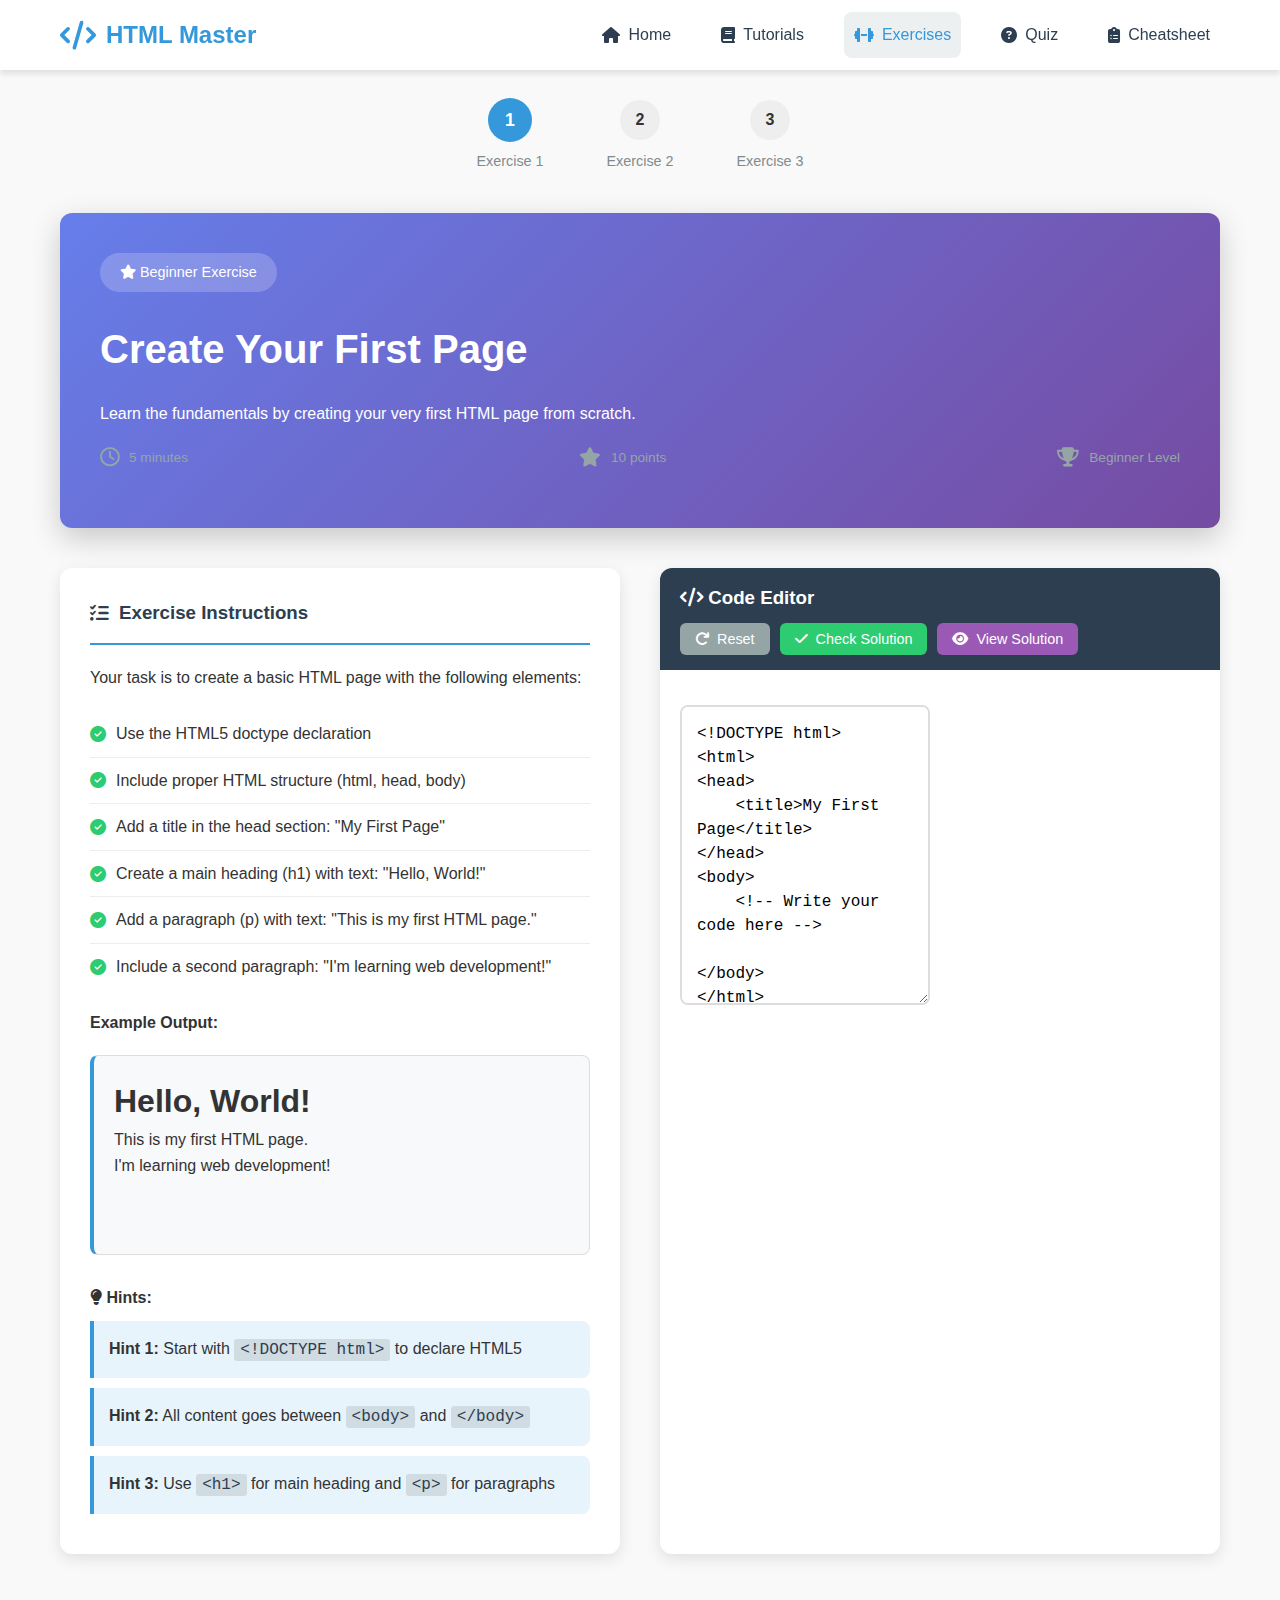
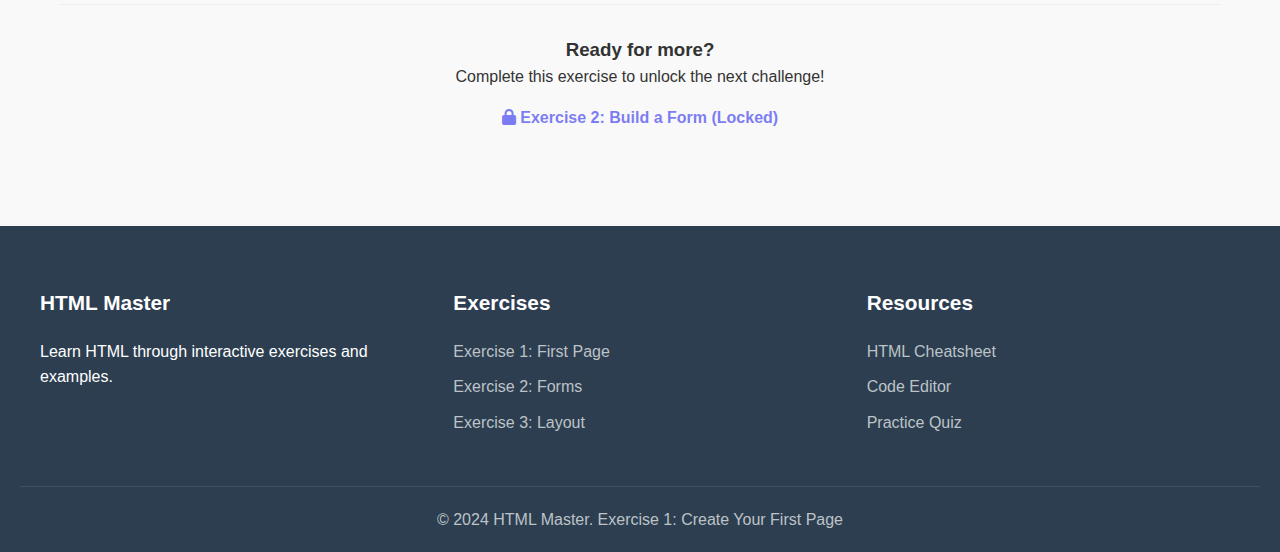
<file: exercises/exercise1.html>
<!DOCTYPE html>
<html lang="en">
<head>
    <meta charset="UTF-8">
    <meta name="viewport" content="width=device-width, initial-scale=1.0">
    <title>Exercise 1: Create Your First Page - HTML Master</title>
    <link rel="stylesheet" href="../style.css">
    <link rel="stylesheet" href="https://cdnjs.cloudflare.com/ajax/libs/font-awesome/6.4.0/css/all.min.css">
    <style>
        /* Exercise Page Styles */
        .exercise-container {
            max-width: 1200px;
            margin: 100px auto 50px;
            padding: 0 20px;
        }
        
        .exercise-header {
            background: linear-gradient(135deg, #667eea 0%, #764ba2 100%);
            color: white;
            border-radius: 12px;
            padding: 40px;
            margin-bottom: 40px;
            box-shadow: 0 10px 30px rgba(0, 0, 0, 0.2);
        }
        
        .exercise-badge {
            display: inline-block;
            padding: 8px 20px;
            background: rgba(255, 255, 255, 0.2);
            border-radius: 20px;
            font-size: 0.9rem;
            margin-bottom: 15px;
        }
        
        .exercise-title {
            font-size: 2.5rem;
            margin: 10px 0 20px;
        }
        
        .exercise-meta {
            display: flex;
            gap: 30px;
            margin-top: 20px;
            flex-wrap: wrap;
        }
        
        .meta-item {
            display: flex;
            align-items: center;
            gap: 10px;
        }
        
        .meta-item i {
            font-size: 1.2rem;
        }
        
        .exercise-content {
            display: grid;
            grid-template-columns: 1fr 1fr;
            gap: 40px;
            margin-top: 40px;
        }
        
        @media (max-width: 992px) {
            .exercise-content {
                grid-template-columns: 1fr;
            }
        }
        
        .instructions-card {
            background: white;
            border-radius: 12px;
            padding: 30px;
            box-shadow: 0 5px 15px rgba(0, 0, 0, 0.1);
        }
        
        .instructions-card h3 {
            color: #2c3e50;
            margin-bottom: 20px;
            padding-bottom: 15px;
            border-bottom: 2px solid #3498db;
            display: flex;
            align-items: center;
            gap: 10px;
        }
        
        .requirements-list {
            list-style: none;
            margin: 20px 0;
        }
        
        .requirements-list li {
            padding: 10px 0;
            border-bottom: 1px solid #eee;
            display: flex;
            align-items: center;
            gap: 10px;
        }
        
        .requirements-list li:last-child {
            border-bottom: none;
        }
        
        .requirements-list i {
            color: #2ecc71;
        }
        
        .example-output {
            background: #f8f9fa;
            padding: 20px;
            border-radius: 8px;
            border-left: 4px solid #3498db;
            margin: 20px 0;
        }
        
        .exercise-editor {
            background: white;
            border-radius: 12px;
            overflow: hidden;
            box-shadow: 0 5px 15px rgba(0, 0, 0, 0.1);
        }
        
        .editor-header {
            background: #2c3e50;
            color: white;
            padding: 15px 20px;
            display: flex;
            justify-content: space-between;
            align-items: center;
            flex-wrap: wrap;
            gap: 10px;
        }
        
        .editor-actions {
            display: flex;
            gap: 10px;
            flex-wrap: wrap;
        }
        
        .editor-action-btn {
            padding: 8px 15px;
            background: #3498db;
            color: white;
            border: none;
            border-radius: 6px;
            cursor: pointer;
            display: flex;
            align-items: center;
            gap: 8px;
            font-size: 0.9rem;
            transition: all 0.3s ease;
        }
        
        .editor-action-btn:hover {
            opacity: 0.9;
            transform: translateY(-2px);
        }
        
        .editor-action-btn.reset {
            background: #95a5a6;
        }
        
        .editor-action-btn.check {
            background: #2ecc71;
        }
        
        .editor-body {
            padding: 20px;
        }
        
        #exerciseCode {
            width: 100%;
            height: 300px;
            padding: 15px;
            border: 2px solid #ddd;
            border-radius: 8px;
            font-family: 'Courier New', monospace;
            font-size: 1rem;
            line-height: 1.5;
            resize: vertical;
            transition: all 0.3s ease;
        }
        
        #exerciseCode:focus {
            outline: none;
            border-color: #3498db;
            box-shadow: 0 0 0 3px rgba(52, 152, 219, 0.2);
        }
        
        .hints-section {
            margin-top: 30px;
        }
        
        .hint-box {
            background: #e8f4fc;
            border-left: 4px solid #3498db;
            padding: 15px;
            margin: 10px 0;
            border-radius: 0 8px 8px 0;
        }
        
        .feedback-section {
            margin-top: 40px;
        }
        
        .feedback-message {
            padding: 20px;
            border-radius: 12px;
            margin-bottom: 20px;
            display: none;
            animation: slideIn 0.3s ease-out;
        }
        
        @keyframes slideIn {
            from {
                opacity: 0;
                transform: translateY(-10px);
            }
            to {
                opacity: 1;
                transform: translateY(0);
            }
        }
        
        .feedback-message.success {
            background: #d4edda;
            color: #155724;
            border: 1px solid #c3e6cb;
            display: block;
        }
        
        .feedback-message.warning {
            background: #fff3cd;
            color: #856404;
            border: 1px solid #ffeaa7;
            display: block;
        }
        
        .next-exercise {
            text-align: center;
            margin-top: 50px;
            padding-top: 30px;
            border-top: 1px solid #eee;
        }
        
        .progress-indicator {
            display: flex;
            align-items: center;
            justify-content: center;
            gap: 30px;
            margin: 20px 0 40px;
            flex-wrap: wrap;
        }
        
        .progress-step {
            display: flex;
            flex-direction: column;
            align-items: center;
            gap: 10px;
            min-width: 100px;
        }
        
        .step-circle {
            width: 40px;
            height: 40px;
            border-radius: 50%;
            background: #eee;
            display: flex;
            align-items: center;
            justify-content: center;
            font-weight: bold;
            transition: all 0.3s ease;
        }
        
        .step-circle.active {
            background: #3498db;
            color: white;
            transform: scale(1.1);
        }
        
        .step-circle.completed {
            background: #2ecc71;
            color: white;
        }
        
        .step-label {
            font-size: 0.9rem;
            color: #7f8c8d;
            text-align: center;
        }
        
        /* Code highlighting in hints */
        .hint-box code {
            background: rgba(0, 0, 0, 0.1);
            padding: 2px 6px;
            border-radius: 3px;
            font-family: 'Courier New', monospace;
            color: #2c3e50;
        }
        
        /* Responsive adjustments */
        @media (max-width: 768px) {
            .exercise-header {
                padding: 25px;
            }
            
            .exercise-title {
                font-size: 2rem;
            }
            
            .exercise-meta {
                flex-direction: column;
                gap: 15px;
            }
            
            .editor-header {
                flex-direction: column;
                align-items: flex-start;
                gap: 15px;
            }
            
            .editor-actions {
                width: 100%;
                justify-content: flex-start;
            }
            
            .progress-indicator {
                gap: 15px;
            }
            
            .progress-step {
                min-width: 80px;
            }
        }
    </style>
</head>
<body>
    <!-- Navigation -->
    <nav class="navbar">
        <div class="nav-container">
            <div class="logo">
                <i class="fas fa-code"></i>
                <span>HTML Master</span>
            </div>
            <ul class="nav-menu">
                <li><a href="../index.html"><i class="fas fa-home"></i> Home</a></li>
                <li><a href="../index.html#tutorials"><i class="fas fa-book"></i> Tutorials</a></li>
                <li><a href="../index.html#exercises" class="active"><i class="fas fa-dumbbell"></i> Exercises</a></li>
                <li><a href="../index.html#quiz"><i class="fas fa-question-circle"></i> Quiz</a></li>
                <li><a href="../index.html#cheatsheet"><i class="fas fa-clipboard-list"></i> Cheatsheet</a></li>
            </ul>
            <div class="hamburger">
                <i class="fas fa-bars"></i>
            </div>
        </div>
    </nav>

    <main class="exercise-container">
        <!-- Progress Indicator -->
        <div class="progress-indicator">
            <div class="progress-step">
                <div class="step-circle active">1</div>
                <span class="step-label">Exercise 1</span>
            </div>
            <div class="progress-step">
                <div class="step-circle">2</div>
                <span class="step-label">Exercise 2</span>
            </div>
            <div class="progress-step">
                <div class="step-circle">3</div>
                <span class="step-label">Exercise 3</span>
            </div>
        </div>

        <!-- Exercise Header -->
        <div class="exercise-header">
            <div class="exercise-badge">
                <i class="fas fa-star"></i> Beginner Exercise
            </div>
            <h1 class="exercise-title">Create Your First Page</h1>
            <p>Learn the fundamentals by creating your very first HTML page from scratch.</p>
            
            <div class="exercise-meta">
                <div class="meta-item">
                    <i class="far fa-clock"></i>
                    <span>5 minutes</span>
                </div>
                <div class="meta-item">
                    <i class="fas fa-star"></i>
                    <span>10 points</span>
                </div>
                <div class="meta-item">
                    <i class="fas fa-trophy"></i>
                    <span>Beginner Level</span>
                </div>
            </div>
        </div>

        <!-- Main Content -->
        <div class="exercise-content">
            <!-- Instructions Column -->
            <div class="instructions-card">
                <h3><i class="fas fa-list-check"></i> Exercise Instructions</h3>
                
                <p>Your task is to create a basic HTML page with the following elements:</p>
                
                <ul class="requirements-list">
                    <li><i class="fas fa-check-circle"></i> Use the HTML5 doctype declaration</li>
                    <li><i class="fas fa-check-circle"></i> Include proper HTML structure (html, head, body)</li>
                    <li><i class="fas fa-check-circle"></i> Add a title in the head section: "My First Page"</li>
                    <li><i class="fas fa-check-circle"></i> Create a main heading (h1) with text: "Hello, World!"</li>
                    <li><i class="fas fa-check-circle"></i> Add a paragraph (p) with text: "This is my first HTML page."</li>
                    <li><i class="fas fa-check-circle"></i> Include a second paragraph: "I'm learning web development!"</li>
                </ul>
                
                <h4>Example Output:</h4>
                <div class="example-output">
                    <h1>Hello, World!</h1>
                    <p>This is my first HTML page.</p>
                    <p>I'm learning web development!</p>
                </div>
                
                <div class="hints-section">
                    <h4><i class="fas fa-lightbulb"></i> Hints:</h4>
                    <div class="hint-box">
                        <strong>Hint 1:</strong> Start with <code>&lt;!DOCTYPE html&gt;</code> to declare HTML5
                    </div>
                    <div class="hint-box">
                        <strong>Hint 2:</strong> All content goes between <code>&lt;body&gt;</code> and <code>&lt;/body&gt;</code>
                    </div>
                    <div class="hint-box">
                        <strong>Hint 3:</strong> Use <code>&lt;h1&gt;</code> for main heading and <code>&lt;p&gt;</code> for paragraphs
                    </div>
                </div>
            </div>

            <!-- Editor Column -->
            <div class="exercise-editor">
                <div class="editor-header">
                    <h3 style="margin: 0; color: white;"><i class="fas fa-code"></i> Code Editor</h3>
                    <div class="editor-actions">
                        <button class="editor-action-btn reset" onclick="resetCode()">
                            <i class="fas fa-redo"></i> Reset
                        </button>
                        <button class="editor-action-btn check" onclick="checkSolution()">
                            <i class="fas fa-check"></i> Check Solution
                        </button>
                        <button class="editor-action-btn" onclick="showSolution()" style="background: #9b59b6;">
                            <i class="fas fa-eye"></i> View Solution
                        </button>
                    </div>
                </div>
                
                <div class="editor-body">
                    <textarea id="exerciseCode" placeholder="Write your HTML code here...">&lt;!DOCTYPE html&gt;
&lt;html&gt;
&lt;head&gt;
    &lt;title&gt;My First Page&lt;/title&gt;
&lt;/head&gt;
&lt;body&gt;
    &lt;!-- Write your code here --&gt;
    
&lt;/body&gt;
&lt;/html&gt;</textarea>
                </div>
            </div>
        </div>

        <!-- Feedback Section -->
        <div class="feedback-section">
            <div id="feedbackMessage" class="feedback-message">
                <!-- Feedback will appear here -->
            </div>
            
            <div id="successMessage" class="feedback-message success" style="display: none;">
                <h4><i class="fas fa-check-circle"></i> Congratulations!</h4>
                <p>You've successfully created your first HTML page! 🎉</p>
                <p><strong>You earned: 10 points</strong></p>
                <button onclick="goToNextExercise()" class="btn" style="margin-top: 15px; background: #2ecc71;">
                    <i class="fas fa-arrow-right"></i> Continue to Next Exercise
                </button>
            </div>
        </div>

        <!-- Next Exercise -->
        <div class="next-exercise">
            <h3>Ready for more?</h3>
            <p>Complete this exercise to unlock the next challenge!</p>
            <a href="#" class="btn" id="nextExerciseBtn" style="opacity: 0.5; cursor: not-allowed;">
                <i class="fas fa-lock"></i> Exercise 2: Build a Form (Locked)
            </a>
        </div>
    </main>

    <footer class="footer">
        <div class="footer-content">
            <div class="footer-section">
                <h3>HTML Master</h3>
                <p>Learn HTML through interactive exercises and examples.</p>
            </div>
            <div class="footer-section">
                <h3>Exercises</h3>
                <ul>
                    <li><a href="exercise1.html" class="active">Exercise 1: First Page</a></li>
                    <li><a href="#">Exercise 2: Forms</a></li>
                    <li><a href="#">Exercise 3: Layout</a></li>
                </ul>
            </div>
            <div class="footer-section">
                <h3>Resources</h3>
                <ul>
                    <li><a href="../index.html#cheatsheet">HTML Cheatsheet</a></li>
                    <li><a href="../index.html#examples">Code Editor</a></li>
                    <li><a href="../index.html#quiz">Practice Quiz</a></li>
                </ul>
            </div>
        </div>
        <div class="footer-bottom">
            <p>&copy; 2024 HTML Master. Exercise 1: Create Your First Page</p>
        </div>
    </footer>

    <script>
        // Starter code
        const starterCode = `<!DOCTYPE html>
<html>
<head>
    <title>My First Page</title>
</head>
<body>
    <!-- Write your code here -->
    
</body>
</html>`;

        // Solution code
        const solutionCode = `<!DOCTYPE html>
<html>
<head>
    <title>My First Page</title>
</head>
<body>
    <h1>Hello, World!</h1>
    <p>This is my first HTML page.</p>
    <p>I'm learning web development!</p>
</body>
</html>`;

        // Reset to starter code
        function resetCode() {
            document.getElementById('exerciseCode').value = starterCode;
            hideFeedback();
        }

        // Show the solution
        function showSolution() {
            if (confirm("View the example solution? This will replace your current code.")) {
                document.getElementById('exerciseCode').value = solutionCode;
                hideFeedback();
            }
        }

        // Check the solution
        function checkSolution() {
            const userCode = document.getElementById('exerciseCode').value;
            const feedback = document.getElementById('feedbackMessage');
            const successMsg = document.getElementById('successMessage');
            
            // Convert to lowercase for easier checking
            const code = userCode.toLowerCase();
            
            let errors = [];
            let warnings = [];
            let score = 0;
            const maxScore = 10;
            
            // Check for required elements
            if (!code.includes('<!doctype html>')) {
                errors.push("Missing HTML5 doctype declaration");
            } else {
                score += 2;
            }
            
            if (!code.includes('<html>') || !code.includes('</html>')) {
                errors.push("Missing HTML tags");
            } else {
                score += 1;
            }
            
            if (!code.includes('<head>') || !code.includes('</head>')) {
                errors.push("Missing head section");
            } else {
                score += 1;
            }
            
            if (!code.includes('<body>') || !code.includes('</body>')) {
                errors.push("Missing body section");
            } else {
                score += 1;
            }
            
            if (!code.includes('<title>') || !code.includes('</title>')) {
                errors.push("Missing title tag");
            } else {
                score += 1;
            }
            
            if (!code.includes('<h1>') || !code.includes('</h1>')) {
                errors.push("Missing main heading (h1)");
            } else {
                score += 2;
            }
            
            if (!code.includes('<p>') || !code.includes('</p>')) {
                errors.push("Missing paragraph (p) tags");
            } else {
                score += 2;
            }
            
            // Count paragraphs
            const paragraphCount = (code.match(/<p>/g) || []).length;
            if (paragraphCount < 2) {
                warnings.push(`Add at least 2 paragraphs (found ${paragraphCount})`);
            } else {
                score += 2;
            }
            
            // Check for specific content
            if (!code.includes('hello') && !code.includes('welcome')) {
                warnings.push("Consider adding a greeting like 'Hello, World!' or 'Welcome'");
            }
            
            // Show feedback
            if (errors.length === 0 && warnings.length === 0) {
                // Perfect solution
                feedback.className = 'feedback-message success';
                feedback.innerHTML = `
                    <h4><i class="fas fa-check-circle"></i> Perfect!</h4>
                    <p>Your HTML page is correctly structured! Score: ${score}/${maxScore}</p>
                    <p>All requirements have been met. Great job!</p>
                `;
                
                // Show success message and unlock next exercise
                setTimeout(() => {
                    successMsg.style.display = 'block';
                    updateProgress();
                    unlockNextExercise();
                    saveProgress();
                }, 1000);
                
            } else if (errors.length === 0) {
                // Only warnings
                feedback.className = 'feedback-message warning';
                feedback.innerHTML = `
                    <h4><i class="fas fa-check-circle"></i> Good job! Score: ${score}/${maxScore}</h4>
                    <p>Your HTML structure is correct, but consider these improvements:</p>
                    <ul>${warnings.map(w => `<li>${w}</li>`).join('')}</ul>
                    <p>Try to fix the suggestions above for a perfect score!</p>
                `;
            } else {
                // Has errors
                feedback.className = 'feedback-message warning';
                feedback.innerHTML = `
                    <h4><i class="fas fa-exclamation-triangle"></i> Needs improvement. Score: ${score}/${maxScore}</h4>
                    <p>Found ${errors.length} error(s) and ${warnings.length} warning(s):</p>
                    <div style="display: grid; grid-template-columns: 1fr 1fr; gap: 20px; margin: 15px 0;">
                        ${errors.length > 0 ? `
                        <div>
                            <strong>Errors to fix:</strong>
                            <ul>${errors.map(e => `<li>${e}</li>`).join('')}</ul>
                        </div>
                        ` : ''}
                        ${warnings.length > 0 ? `
                        <div>
                            <strong>Suggestions:</strong>
                            <ul>${warnings.map(w => `<li>${w}</li>`).join('')}</ul>
                        </div>
                        ` : ''}
                    </div>
                    <p>Review the instructions and try again!</p>
                `;
            }
            
            feedback.style.display = 'block';
            
            // Scroll to feedback
            feedback.scrollIntoView({ behavior: 'smooth', block: 'nearest' });
        }

        // Hide feedback
        function hideFeedback() {
            document.getElementById('feedbackMessage').style.display = 'none';
            document.getElementById('successMessage').style.display = 'none';
        }

        // Update progress indicator
        function updateProgress() {
            const step1 = document.querySelector('.progress-step:nth-child(1) .step-circle');
            const step2 = document.querySelector('.progress-step:nth-child(2) .step-circle');
            
            step1.classList.remove('active');
            step1.classList.add('completed');
            
            step2.classList.add('active');
        }

        // Unlock next exercise
        function unlockNextExercise() {
            const nextBtn = document.getElementById('nextExerciseBtn');
            nextBtn.innerHTML = '<i class="fas fa-arrow-right"></i> Exercise 2: Build a Form';
            nextBtn.style.opacity = '1';
            nextBtn.style.cursor = 'pointer';
            nextBtn.href = 'exercise2.html';
        }

        // Go to next exercise
        function goToNextExercise() {
            window.location.href = 'exercise2.html';
        }

        // Save progress to localStorage
        function saveProgress() {
            localStorage.setItem('exercise1_completed', 'true');
            localStorage.setItem('exercise1_score', '10');
            
            // Update total score
            let totalScore = parseInt(localStorage.getItem('total_score') || '0');
            totalScore += 10;
            localStorage.setItem('total_score', totalScore.toString());
        }

        // Initialize the exercise page
        document.addEventListener('DOMContentLoaded', function() {
            // Load any previously saved code
            const savedCode = localStorage.getItem('exercise1_code');
            if (savedCode) {
                document.getElementById('exerciseCode').value = savedCode;
            }
            
            // Check if exercise was already completed
            if (localStorage.getItem('exercise1_completed') === 'true') {
                updateProgress();
                unlockNextExercise();
                document.getElementById('successMessage').style.display = 'block';
                document.getElementById('feedbackMessage').style.display = 'none';
            }
            
            // Auto-save code
            const codeEditor = document.getElementById('exerciseCode');
            codeEditor.addEventListener('input', function() {
                localStorage.setItem('exercise1_code', this.value);
            });
            
            // Add tab support
            codeEditor.addEventListener('keydown', function(e) {
                if (e.key === 'Tab') {
                    e.preventDefault();
                    const start = this.selectionStart;
                    const end = this.selectionEnd;
                    
                    // Insert 4 spaces
                    this.value = this.value.substring(0, start) + '    ' + this.value.substring(end);
                    
                    // Move cursor
                    this.selectionStart = this.selectionEnd = start + 4;
                }
            });
        });
    </script>
</body>
</html>
</file>
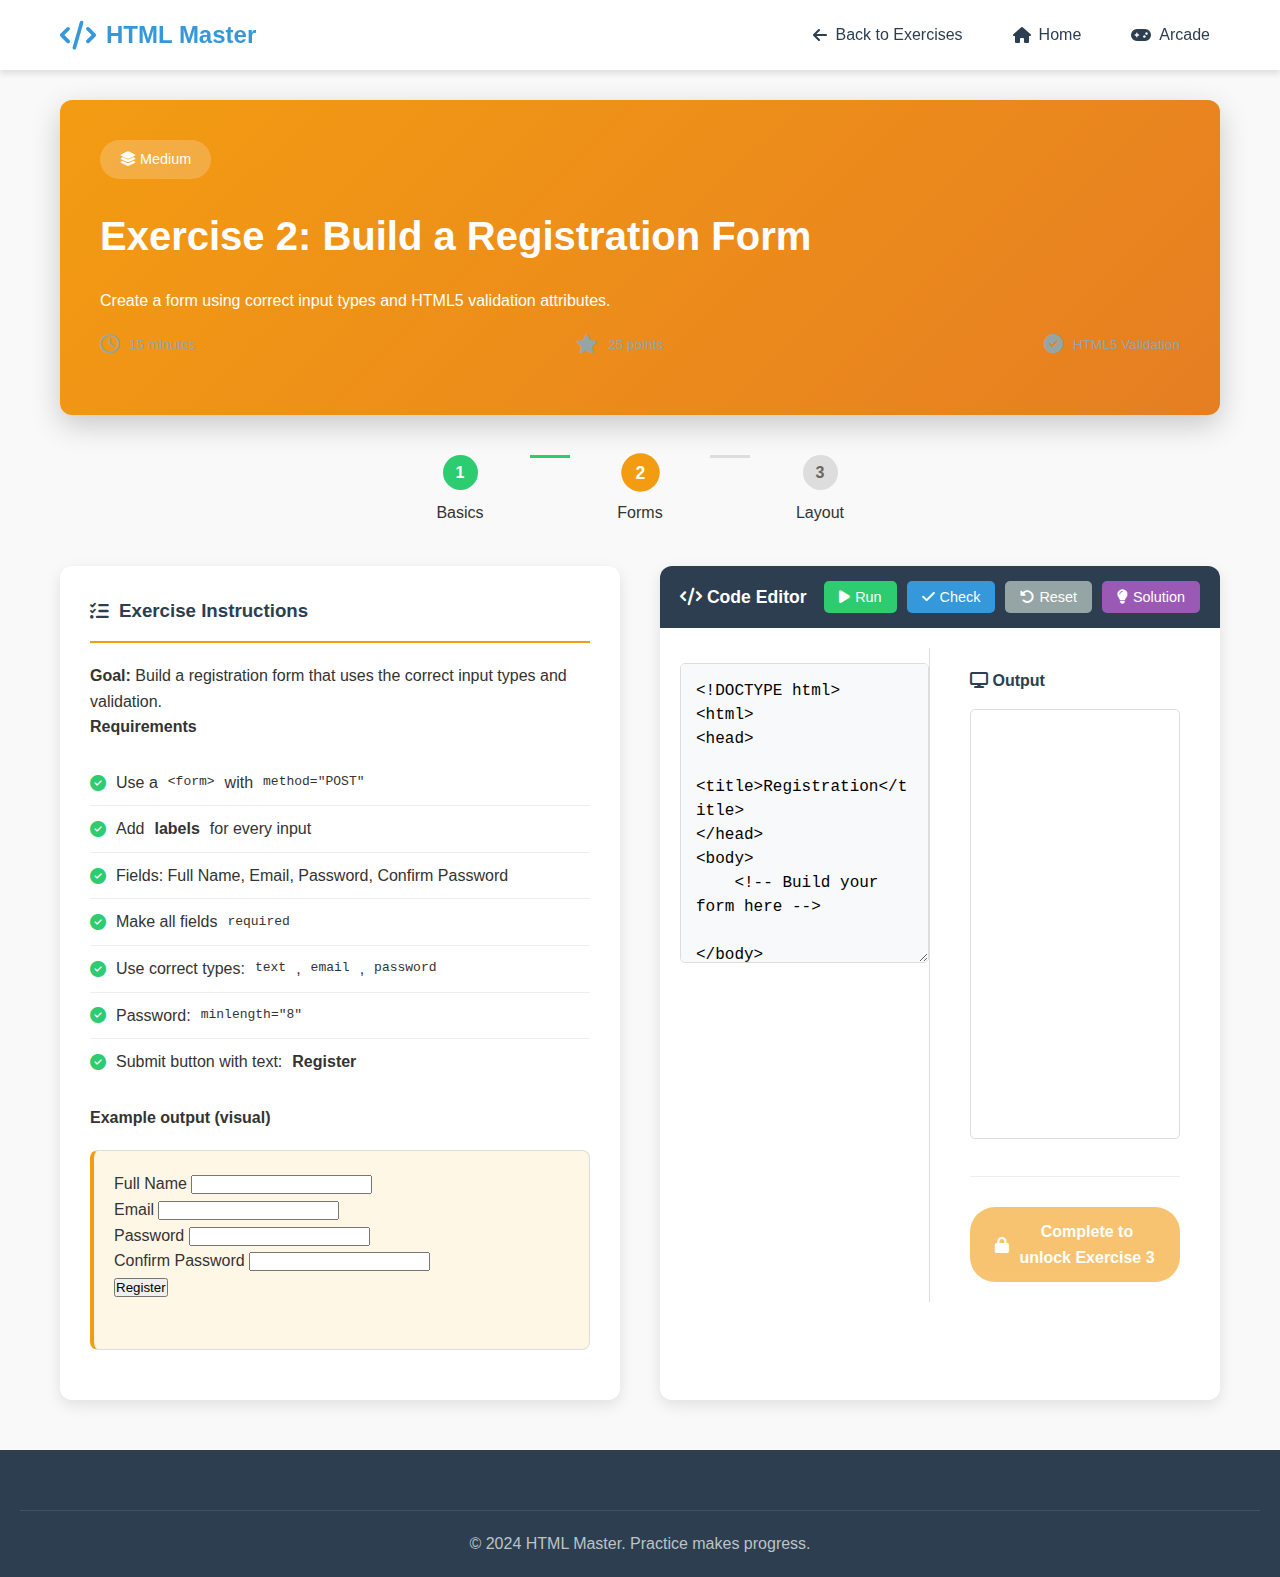
<file: exercises/exercise2.html>
<!DOCTYPE html>
<html lang="en">
<head>
    <meta charset="UTF-8">
    <meta name="viewport" content="width=device-width, initial-scale=1.0">
    <title>Exercise 2: Build a Registration Form - HTML Master</title>
    <link rel="stylesheet" href="../style.css">
    <link rel="stylesheet" href="https://cdnjs.cloudflare.com/ajax/libs/font-awesome/6.4.0/css/all.min.css">
    <style>
        /* Exercise Page Styles (same system as Exercise 1) */
        .exercise-container{max-width:1200px;margin:100px auto 50px;padding:0 20px}
        .exercise-header{background:linear-gradient(135deg,#f39c12 0%,#e67e22 100%);color:#fff;border-radius:12px;padding:40px;margin-bottom:40px;box-shadow:0 10px 30px rgba(0,0,0,.2)}
        .exercise-badge{display:inline-block;padding:8px 20px;background:rgba(255,255,255,.2);border-radius:20px;font-size:.9rem;margin-bottom:15px}
        .exercise-title{font-size:2.5rem;margin:10px 0 20px}
        .exercise-meta{display:flex;gap:30px;margin-top:20px;flex-wrap:wrap}
        .meta-item{display:flex;align-items:center;gap:10px}
        .meta-item i{font-size:1.2rem}
        .exercise-content{display:grid;grid-template-columns:1fr 1fr;gap:40px;margin-top:40px}
        @media (max-width:992px){.exercise-content{grid-template-columns:1fr}}
        .instructions-card{background:#fff;border-radius:12px;padding:30px;box-shadow:0 5px 15px rgba(0,0,0,.1)}
        .instructions-card h3{color:#2c3e50;margin-bottom:20px;padding-bottom:15px;border-bottom:2px solid #f39c12;display:flex;align-items:center;gap:10px}
        .requirements-list{list-style:none;margin:20px 0}
        .requirements-list li{padding:10px 0;border-bottom:1px solid #eee;display:flex;align-items:center;gap:10px}
        .requirements-list li:last-child{border-bottom:none}
        .requirements-list i{color:#2ecc71}
        .example-output{background:#fff7e6;padding:20px;border-radius:8px;border-left:4px solid #f39c12;margin:20px 0}
        .exercise-editor{background:#fff;border-radius:12px;overflow:hidden;box-shadow:0 5px 15px rgba(0,0,0,.1)}
        .editor-header{background:#2c3e50;color:#fff;padding:15px 20px;display:flex;justify-content:space-between;align-items:center}
        .editor-header h3{margin:0;font-size:1.1rem}
        .editor-actions{display:flex;gap:10px}
        .editor-action-btn{padding:8px 15px;border:none;border-radius:5px;cursor:pointer;font-size:.9rem;display:flex;align-items:center;gap:5px;transition:all .3s ease}
        .editor-action-btn.run{background:#2ecc71;color:#fff}
        .editor-action-btn.check{background:#3498db;color:#fff}
        .editor-action-btn.reset{background:#95a5a6;color:#fff}
        .editor-action-btn.solution{background:#9b59b6;color:#fff}
        .editor-action-btn:hover{transform:translateY(-2px);box-shadow:0 5px 10px rgba(0,0,0,.2)}
        .editor-body{display:grid;grid-template-columns:1fr 1fr;min-height:520px}
        @media (max-width:768px){.editor-body{grid-template-columns:1fr}}
        .code-editor-area{border-right:1px solid #ddd}
        @media (max-width:768px){.code-editor-area{border-right:none;border-bottom:1px solid #ddd}}
        textarea{width:100%;height:100%;border:none;padding:20px;font-family:'Courier New',monospace;font-size:14px;line-height:1.5;resize:none;outline:none;background:#f8f9fa}
        .output-area{background:#fff;padding:20px}
        .output-area h4{margin:0 0 15px;color:#2c3e50}
        iframe{width:100%;height:430px;border:1px solid #ddd;border-radius:5px}
        .feedback-message{margin-top:20px;padding:20px;border-radius:8px;display:none}
        .feedback-message.success{background:#d4edda;border:1px solid #c3e6cb;color:#155724}
        .feedback-message.warning{background:#fff3cd;border:1px solid #ffeeba;color:#856404}
        .success-message{background:#d4edda;border:1px solid #c3e6cb;color:#155724;padding:20px;border-radius:8px;margin-top:20px;display:none}
        .next-exercise{margin-top:30px;text-align:center}
        .next-exercise a{display:inline-flex;align-items:center;gap:10px;padding:12px 25px;background:#f39c12;color:#fff;text-decoration:none;border-radius:25px;font-weight:600;transition:all .3s ease;opacity:.6;cursor:not-allowed}
        .next-exercise a:hover{transform:translateY(-2px);box-shadow:0 5px 15px rgba(0,0,0,.2)}
        .progress-steps{display:flex;justify-content:center;margin:30px 0;gap:20px}
        .progress-step{display:flex;align-items:center;gap:10px}
        .step-circle{width:35px;height:35px;border-radius:50%;background:#ddd;display:flex;align-items:center;justify-content:center;font-weight:700;color:#666}
        .step-circle.active{background:#f39c12;color:#fff}
        .step-circle.completed{background:#2ecc71;color:#fff}
        .step-line{width:40px;height:3px;background:#ddd}
        .step-line.completed{background:#2ecc71}
    </style>
</head>
<body>
    <nav class="navbar">
        <div class="nav-container">
            <div class="logo">
                <i class="fas fa-code"></i>
                <span>HTML Master</span>
            </div>
            <ul class="nav-menu">
                <li><a href="../index.html#exercises"><i class="fas fa-arrow-left"></i> Back to Exercises</a></li>
                <li><a href="../index.html"><i class="fas fa-home"></i> Home</a></li>
                <li><a href="../arcade.html"><i class="fas fa-gamepad"></i> Arcade</a></li>
            </ul>
        </div>
    </nav>

    <div class="exercise-container">
        <div class="exercise-header">
            <span class="exercise-badge"><i class="fas fa-layer-group"></i> Medium</span>
            <h1 class="exercise-title">Exercise 2: Build a Registration Form</h1>
            <p>Create a form using correct input types and HTML5 validation attributes.</p>
            <div class="exercise-meta">
                <div class="meta-item"><i class="far fa-clock"></i> 15 minutes</div>
                <div class="meta-item"><i class="fas fa-star"></i> 25 points</div>
                <div class="meta-item"><i class="fas fa-check-circle"></i> HTML5 Validation</div>
            </div>
        </div>

        <div class="progress-steps" aria-label="Exercise progress">
            <div class="progress-step"><div class="step-circle completed">1</div><span>Basics</span></div>
            <div class="step-line completed"></div>
            <div class="progress-step"><div class="step-circle active">2</div><span>Forms</span></div>
            <div class="step-line"></div>
            <div class="progress-step"><div class="step-circle">3</div><span>Layout</span></div>
        </div>

        <div class="exercise-content">
            <div class="instructions-card">
                <h3><i class="fas fa-list-check"></i> Exercise Instructions</h3>

                <p><strong>Goal:</strong> Build a registration form that uses the correct input types and validation.</p>

                <h4>Requirements</h4>
                <ul class="requirements-list">
                    <li><i class="fas fa-check-circle"></i> Use a <code>&lt;form&gt;</code> with <code>method="POST"</code></li>
                    <li><i class="fas fa-check-circle"></i> Add <strong>labels</strong> for every input</li>
                    <li><i class="fas fa-check-circle"></i> Fields: Full Name, Email, Password, Confirm Password</li>
                    <li><i class="fas fa-check-circle"></i> Make all fields <code>required</code></li>
                    <li><i class="fas fa-check-circle"></i> Use correct types: <code>text</code>, <code>email</code>, <code>password</code></li>
                    <li><i class="fas fa-check-circle"></i> Password: <code>minlength="8"</code></li>
                    <li><i class="fas fa-check-circle"></i> Submit button with text: <strong>Register</strong></li>
                </ul>

                <h4>Example output (visual)</h4>
                <div class="example-output">
                    <form>
                        <label>Full Name <input type="text" required></label><br>
                        <label>Email <input type="email" required></label><br>
                        <label>Password <input type="password" minlength="8" required></label><br>
                        <label>Confirm Password <input type="password" minlength="8" required></label><br>
                        <button type="submit">Register</button>
                    </form>
                </div>
            </div>

            <div class="exercise-editor">
                <div class="editor-header">
                    <h3><i class="fas fa-code"></i> Code Editor</h3>
                    <div class="editor-actions">
                        <button class="editor-action-btn run" onclick="runCode()"><i class="fas fa-play"></i> Run</button>
                        <button class="editor-action-btn check" onclick="checkSolution()"><i class="fas fa-check"></i> Check</button>
                        <button class="editor-action-btn reset" onclick="resetCode()"><i class="fas fa-rotate-left"></i> Reset</button>
                        <button class="editor-action-btn solution" onclick="showSolution()"><i class="fas fa-lightbulb"></i> Solution</button>
                    </div>
                </div>

                <div class="editor-body">
                    <div class="code-editor-area">
                        <textarea id="exerciseCode" spellcheck="false"></textarea>
                    </div>
                    <div class="output-area">
                        <h4><i class="fas fa-display"></i> Output</h4>
                        <iframe id="outputFrame" title="Exercise output"></iframe>
                        <div id="feedbackMessage" class="feedback-message"></div>
                        <div id="successMessage" class="success-message">
                            <h4><i class="fas fa-trophy"></i> Nice!</h4>
                            <p>You built a valid form. You can continue to Exercise 3.</p>
                        </div>
                        <div class="next-exercise">
                            <a id="nextExerciseBtn" href="#" onclick="goToNextExercise(event)">
                                <i class="fas fa-lock"></i> Complete to unlock Exercise 3
                            </a>
                        </div>
                    </div>
                </div>
            </div>
        </div>
    </div>

    <footer class="footer" style="margin-top:50px;">
        <div class="footer-bottom"><p>&copy; 2024 HTML Master. Practice makes progress.</p></div>
    </footer>

    <script>
        const starterCode = `<!DOCTYPE html>
<html>
<head>
    <title>Registration</title>
</head>
<body>
    <!-- Build your form here -->

</body>
</html>`;

        const solutionCode = `<!DOCTYPE html>
<html>
<head>
    <title>Registration</title>
</head>
<body>
    <h1>Register</h1>
    <form method="POST">
        <label>
            Full Name
            <input type="text" name="name" placeholder="Your full name" required>
        </label>
        <br>
        <label>
            Email
            <input type="email" name="email" placeholder="you@example.com" required>
        </label>
        <br>
        <label>
            Password
            <input type="password" name="password" minlength="8" placeholder="Min 8 characters" required>
        </label>
        <br>
        <label>
            Confirm Password
            <input type="password" name="confirm" minlength="8" placeholder="Repeat password" required>
        </label>
        <br>
        <button type="submit">Register</button>
    </form>
</body>
</html>`;

        function resetCode(){
            document.getElementById('exerciseCode').value = starterCode;
            hideFeedback();
            runCode();
        }

        function showSolution(){
            if (confirm('View the example solution? This will replace your current code.')) {
                document.getElementById('exerciseCode').value = solutionCode;
                hideFeedback();
                runCode();
            }
        }

        function runCode(){
            const iframe = document.getElementById('outputFrame');
            const code = document.getElementById('exerciseCode').value;
            const doc = iframe.contentDocument || iframe.contentWindow.document;
            doc.open();
            doc.write(code);
            doc.close();
        }

        function checkSolution(){
            const userCode = document.getElementById('exerciseCode').value;
            const code = userCode.toLowerCase();
            const feedback = document.getElementById('feedbackMessage');
            const successMsg = document.getElementById('successMessage');

            let errors = [];
            let warnings = [];
            let score = 0;
            const maxScore = 12;

            // Structure checks
            if (code.includes('<form') && code.includes('</form>')) score += 2;
            else errors.push('Missing <form>...</form>');

            if (code.includes('method="post"') || code.includes("method='post'")) score += 2;
            else errors.push('Form must use method="POST"');

            // Inputs
            const hasText = code.includes('type="text"') || code.includes("type='text'");
            const hasEmail = code.includes('type="email"') || code.includes("type='email'");
            const passwordCount = (code.match(/type\s*=\s*['\"]password['\"]/g) || []).length;

            if (hasText) score += 1; else errors.push('Missing input type="text" for Full Name');
            if (hasEmail) score += 2; else errors.push('Missing input type="email"');
            if (passwordCount >= 2) score += 2; else errors.push('Need TWO password inputs (password + confirm)');

            // required
            const requiredCount = (code.match(/\srequired\b/g) || []).length;
            if (requiredCount >= 4) score += 2;
            else warnings.push(`Make all fields required (found ${requiredCount})`);

            // minlength
            if (code.includes('minlength="8"') || code.includes("minlength='8'")) score += 2;
            else warnings.push('Add minlength="8" to password fields');

            // labels
            const labelCount = (code.match(/<label/g) || []).length;
            if (labelCount >= 4) score += 1;
            else warnings.push(`Add labels for all inputs (found ${labelCount})`);

            // submit button
            if (code.includes('<button') && code.includes('register')) score += 2;
            else warnings.push('Add a submit button with text "Register"');

            // Render feedback
            if (errors.length === 0 && warnings.length === 0) {
                feedback.className = 'feedback-message success';
                feedback.innerHTML = `
                    <h4><i class="fas fa-check-circle"></i> Perfect!</h4>
                    <p>All requirements met. Score: ${score}/${maxScore}</p>
                `;
                setTimeout(() => {
                    successMsg.style.display = 'block';
                    unlockNextExercise();
                    saveProgress();
                }, 600);
            } else if (errors.length === 0) {
                feedback.className = 'feedback-message warning';
                feedback.innerHTML = `
                    <h4><i class="fas fa-check-circle"></i> Good! Score: ${score}/${maxScore}</h4>
                    <p>Your form works. Improve these to get a perfect score:</p>
                    <ul>${warnings.map(w => `<li>${w}</li>`).join('')}</ul>
                `;
            } else {
                feedback.className = 'feedback-message warning';
                feedback.innerHTML = `
                    <h4><i class="fas fa-exclamation-triangle"></i> Needs work. Score: ${score}/${maxScore}</h4>
                    <div style="display:grid;grid-template-columns:1fr 1fr;gap:18px;margin:12px 0;">
                        <div><strong>Errors:</strong><ul>${errors.map(e => `<li>${e}</li>`).join('')}</ul></div>
                        <div><strong>Suggestions:</strong><ul>${warnings.map(w => `<li>${w}</li>`).join('')}</ul></div>
                    </div>
                    <p>Fix errors first, then re-check.</p>
                `;
            }

            feedback.style.display = 'block';
            feedback.scrollIntoView({ behavior: 'smooth', block: 'nearest' });
        }

        function hideFeedback(){
            document.getElementById('feedbackMessage').style.display = 'none';
            document.getElementById('successMessage').style.display = 'none';
        }

        function unlockNextExercise(){
            const nextBtn = document.getElementById('nextExerciseBtn');
            nextBtn.innerHTML = '<i class="fas fa-arrow-right"></i> Exercise 3: Responsive Layout';
            nextBtn.style.opacity = '1';
            nextBtn.style.cursor = 'pointer';
            nextBtn.href = 'exercise3.html';
        }

        function goToNextExercise(e){
            e.preventDefault();
            if (localStorage.getItem('exercise2_completed') === 'true') {
                window.location.href = 'exercise3.html';
            }
        }

        function saveProgress(){
            localStorage.setItem('exercise2_completed', 'true');
            localStorage.setItem('exercise2_score', '25');
            let totalScore = parseInt(localStorage.getItem('total_score') || '0', 10);
            // Avoid double-count if already completed
            if (localStorage.getItem('exercise2_awarded') !== 'true') {
                totalScore += 25;
                localStorage.setItem('total_score', totalScore.toString());
                localStorage.setItem('exercise2_awarded', 'true');
            }
        }

        document.addEventListener('DOMContentLoaded', function(){
            const savedCode = localStorage.getItem('exercise2_code');
            document.getElementById('exerciseCode').value = savedCode || starterCode;
            runCode();

            if (localStorage.getItem('exercise2_completed') === 'true') {
                unlockNextExercise();
                document.getElementById('successMessage').style.display = 'block';
            }

            const codeEditor = document.getElementById('exerciseCode');
            codeEditor.addEventListener('input', function(){
                localStorage.setItem('exercise2_code', this.value);
            });

            codeEditor.addEventListener('keydown', function(e){
                if (e.key === 'Tab') {
                    e.preventDefault();
                    const start = this.selectionStart;
                    const end = this.selectionEnd;
                    this.value = this.value.substring(0, start) + '    ' + this.value.substring(end);
                    this.selectionStart = this.selectionEnd = start + 4;
                }
            });
        });
    </script>
</body>
</html>
</file>
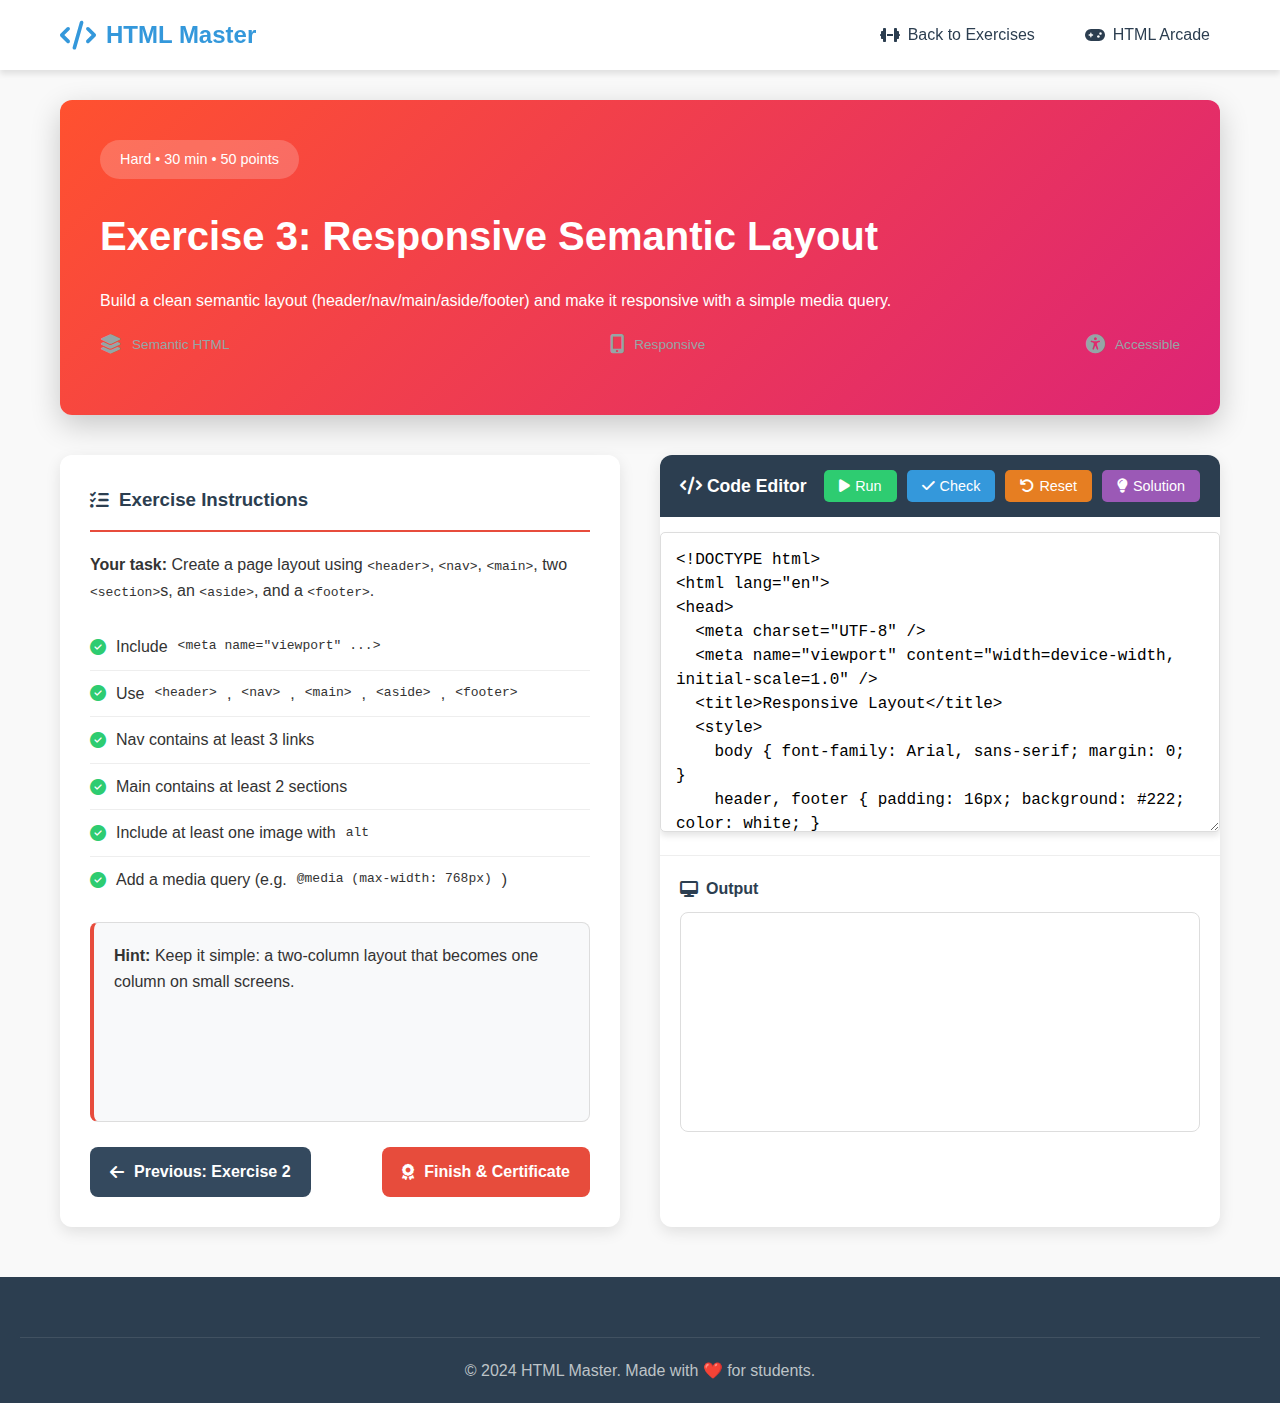
<file: exercises/exercise3.html>
<!DOCTYPE html>
<html lang="en">
<head>
    <meta charset="UTF-8">
    <meta name="viewport" content="width=device-width, initial-scale=1.0">
    <title>Exercise 3: Responsive Semantic Layout - HTML Master</title>
    <link rel="stylesheet" href="../style.css">
    <link rel="stylesheet" href="https://cdnjs.cloudflare.com/ajax/libs/font-awesome/6.4.0/css/all.min.css">
    <style>
        /* Exercise Page Styles (shared look with other exercises) */
        .exercise-container{max-width:1200px;margin:100px auto 50px;padding:0 20px}
        .exercise-header{background:linear-gradient(135deg,#ff512f 0%,#dd2476 100%);color:#fff;border-radius:12px;padding:40px;margin-bottom:40px;box-shadow:0 10px 30px rgba(0,0,0,.2)}
        .exercise-badge{display:inline-block;padding:8px 20px;background:rgba(255,255,255,.2);border-radius:20px;font-size:.9rem;margin-bottom:15px}
        .exercise-title{font-size:2.5rem;margin:10px 0 20px}
        .exercise-meta{display:flex;gap:30px;margin-top:20px;flex-wrap:wrap}
        .meta-item{display:flex;align-items:center;gap:10px}
        .meta-item i{font-size:1.2rem}
        .exercise-content{display:grid;grid-template-columns:1fr 1fr;gap:40px;margin-top:40px}
        @media (max-width:992px){.exercise-content{grid-template-columns:1fr}}
        .instructions-card{background:#fff;border-radius:12px;padding:30px;box-shadow:0 5px 15px rgba(0,0,0,.1)}
        .instructions-card h3{color:#2c3e50;margin-bottom:20px;padding-bottom:15px;border-bottom:2px solid #e74c3c;display:flex;align-items:center;gap:10px}
        .requirements-list{list-style:none;margin:20px 0}
        .requirements-list li{padding:10px 0;border-bottom:1px solid #eee;display:flex;align-items:center;gap:10px}
        .requirements-list li:last-child{border-bottom:none}
        .requirements-list i{color:#2ecc71}
        .example-output{background:#f8f9fa;padding:20px;border-radius:8px;border-left:4px solid #e74c3c;margin:20px 0}
        .exercise-editor{background:#fff;border-radius:12px;overflow:hidden;box-shadow:0 5px 15px rgba(0,0,0,.1)}
        .editor-header{background:#2c3e50;color:#fff;padding:15px 20px;display:flex;justify-content:space-between;align-items:center}
        .editor-header h3{margin:0;font-size:1.1rem}
        .editor-actions{display:flex;gap:10px}
        .editor-action-btn{padding:8px 15px;border:none;border-radius:5px;cursor:pointer;font-size:.9rem;display:flex;align-items:center;gap:5px;transition:all .3s}
        .editor-action-btn.run{background:#2ecc71;color:#fff}
        .editor-action-btn.check{background:#3498db;color:#fff}
        .editor-action-btn.reset{background:#e67e22;color:#fff}
        .editor-action-btn.solution{background:#9b59b6;color:#fff}
        .editor-action-btn:hover{transform:translateY(-2px)}
        .code-editor{width:100%;height:320px;border:none;padding:20px;font-family:'Consolas','Monaco',monospace;font-size:14px;resize:vertical}
        .output-section{padding:20px;border-top:1px solid #eee}
        .output-section h4{margin:0 0 10px;color:#2c3e50;display:flex;align-items:center;gap:8px}
        .output-frame{width:100%;height:220px;border:1px solid #ddd;border-radius:8px;background:#fff}
        .feedback-message{margin-top:20px;padding:15px;border-radius:8px;display:none}
        .feedback-message.success{background:#d4edda;color:#155724;border-left:4px solid #28a745}
        .feedback-message.warning{background:#fff3cd;color:#856404;border-left:4px solid #ffc107}
        .success-message{background:#d1ecf1;color:#0c5460;padding:20px;border-radius:8px;margin-top:20px;display:none;border-left:4px solid #17a2b8}
        .navigation-buttons{display:flex;justify-content:space-between;gap:15px;margin-top:25px;flex-wrap:wrap}
        .nav-btn{padding:12px 20px;border-radius:8px;text-decoration:none;display:inline-flex;align-items:center;gap:10px;font-weight:600;transition:all .3s}
        .nav-btn.back{background:#34495e;color:#fff}
        .nav-btn.next{background:#e74c3c;color:#fff;opacity:1}
        .nav-btn:hover{transform:translateY(-2px)}
    </style>
</head>
<body>
    <nav class="navbar">
        <div class="nav-container">
            <div class="logo">
                <i class="fas fa-code"></i>
                <span>HTML Master</span>
            </div>
            <ul class="nav-menu">
                <li><a href="../index.html#exercises"><i class="fas fa-dumbbell"></i> Back to Exercises</a></li>
                <li><a href="../arcade.html"><i class="fas fa-gamepad"></i> HTML Arcade</a></li>
            </ul>
        </div>
    </nav>

    <div class="exercise-container">
        <div class="exercise-header">
            <div class="exercise-badge">Hard • 30 min • 50 points</div>
            <h1 class="exercise-title">Exercise 3: Responsive Semantic Layout</h1>
            <p>Build a clean semantic layout (header/nav/main/aside/footer) and make it responsive with a simple media query.</p>
            <div class="exercise-meta">
                <div class="meta-item"><i class="fas fa-layer-group"></i> Semantic HTML</div>
                <div class="meta-item"><i class="fas fa-mobile-alt"></i> Responsive</div>
                <div class="meta-item"><i class="fas fa-universal-access"></i> Accessible</div>
            </div>
        </div>

        <div class="exercise-content">
            <div class="instructions-card">
                <h3><i class="fas fa-list-check"></i> Exercise Instructions</h3>

                <p><strong>Your task:</strong> Create a page layout using <code>&lt;header&gt;</code>, <code>&lt;nav&gt;</code>, <code>&lt;main&gt;</code>, two <code>&lt;section&gt;</code>s, an <code>&lt;aside&gt;</code>, and a <code>&lt;footer&gt;</code>.</p>

                <ul class="requirements-list">
                    <li><i class="fas fa-check-circle"></i> Include <code>&lt;meta name="viewport" ...&gt;</code></li>
                    <li><i class="fas fa-check-circle"></i> Use <code>&lt;header&gt;</code>, <code>&lt;nav&gt;</code>, <code>&lt;main&gt;</code>, <code>&lt;aside&gt;</code>, <code>&lt;footer&gt;</code></li>
                    <li><i class="fas fa-check-circle"></i> Nav contains at least 3 links</li>
                    <li><i class="fas fa-check-circle"></i> Main contains at least 2 sections</li>
                    <li><i class="fas fa-check-circle"></i> Include at least one image with <code>alt</code></li>
                    <li><i class="fas fa-check-circle"></i> Add a media query (e.g. <code>@media (max-width: 768px)</code>)</li>
                </ul>

                <div class="example-output">
                    <strong>Hint:</strong> Keep it simple: a two-column layout that becomes one column on small screens.
                </div>

                <div class="navigation-buttons">
                    <a class="nav-btn back" href="exercise2.html"><i class="fas fa-arrow-left"></i> Previous: Exercise 2</a>
                    <a class="nav-btn next" id="finishBtn" href="../index.html#certificate"><i class="fas fa-award"></i> Finish & Certificate</a>
                </div>
            </div>

            <div class="exercise-editor">
                <div class="editor-header">
                    <h3><i class="fas fa-code"></i> Code Editor</h3>
                    <div class="editor-actions">
                        <button class="editor-action-btn run" onclick="runCode()"><i class="fas fa-play"></i> Run</button>
                        <button class="editor-action-btn check" onclick="checkSolution()"><i class="fas fa-check"></i> Check</button>
                        <button class="editor-action-btn reset" onclick="resetCode()"><i class="fas fa-undo"></i> Reset</button>
                        <button class="editor-action-btn solution" onclick="showSolution()"><i class="fas fa-lightbulb"></i> Solution</button>
                    </div>
                </div>

                <textarea id="exerciseCode" class="code-editor" spellcheck="false"></textarea>

                <div class="output-section">
                    <h4><i class="fas fa-desktop"></i> Output</h4>
                    <iframe id="outputFrame" class="output-frame"></iframe>

                    <div id="feedbackMessage" class="feedback-message"></div>

                    <div id="successMessage" class="success-message">
                        <h4><i class="fas fa-check-circle"></i> Awesome!</h4>
                        <p>You built a semantic, responsive layout. You're ready for the certificate.</p>
                    </div>
                </div>
            </div>
        </div>
    </div>

    <footer class="footer" style="margin-top:40px;">
        <div class="footer-bottom">
            <p>&copy; 2024 HTML Master. Made with ❤️ for students.</p>
        </div>
    </footer>

    <script>
        const starterCode = `<!DOCTYPE html>
<html lang="en">
<head>
  <meta charset="UTF-8" />
  <meta name="viewport" content="width=device-width, initial-scale=1.0" />
  <title>Responsive Layout</title>
  <style>
    body { font-family: Arial, sans-serif; margin: 0; }
    header, footer { padding: 16px; background: #222; color: white; }
    nav a { color: white; margin-right: 12px; text-decoration: none; }
    .layout { display: grid; grid-template-columns: 2fr 1fr; gap: 16px; padding: 16px; }
    main, aside { background: #f4f4f4; padding: 16px; border-radius: 8px; }
    img { max-width: 100%; height: auto; border-radius: 8px; }
    @media (max-width: 768px) {
      .layout { grid-template-columns: 1fr; }
    }
  </style>
</head>
<body>
  <!-- Build your semantic layout here -->
</body>
</html>`;

        const solutionCode = `<!DOCTYPE html>
<html lang="en">
<head>
  <meta charset="UTF-8" />
  <meta name="viewport" content="width=device-width, initial-scale=1.0" />
  <title>Responsive Layout</title>
  <style>
    body { font-family: Arial, sans-serif; margin: 0; }
    header, footer { padding: 16px; background: #222; color: white; }
    nav a { color: white; margin-right: 12px; text-decoration: none; }
    .layout { display: grid; grid-template-columns: 2fr 1fr; gap: 16px; padding: 16px; }
    main, aside { background: #f4f4f4; padding: 16px; border-radius: 8px; }
    section { background: #fff; padding: 12px; border-radius: 8px; margin-bottom: 12px; }
    img { max-width: 100%; height: auto; border-radius: 8px; }
    @media (max-width: 768px) {
      .layout { grid-template-columns: 1fr; }
      header { text-align: center; }
    }
  </style>
</head>
<body>
  <header>
    <h1>My Semantic Site</h1>
    <nav>
      <a href="#home">Home</a>
      <a href="#blog">Blog</a>
      <a href="#contact">Contact</a>
    </nav>
  </header>

  <div class="layout">
    <main>
      <section id="home">
        <h2>Welcome</h2>
        <p>This layout uses semantic HTML elements.</p>
        <img src="https://via.placeholder.com/800x300" alt="Placeholder banner image" />
      </section>
      <section id="blog">
        <h2>Latest Post</h2>
        <p>On mobile, the layout becomes a single column.</p>
      </section>
    </main>

    <aside>
      <h2>About</h2>
      <p>Side content goes here.</p>
    </aside>
  </div>

  <footer>
    <p>&copy; 2024 My Semantic Site</p>
  </footer>
</body>
</html>`;

        function resetCode(){
            document.getElementById('exerciseCode').value = starterCode;
            hideFeedback();
        }

        function showSolution(){
            if (confirm('View the example solution? This will replace your current code.')) {
                document.getElementById('exerciseCode').value = solutionCode;
                hideFeedback();
            }
        }

        function runCode(){
            const iframe = document.getElementById('outputFrame');
            const code = document.getElementById('exerciseCode').value;
            const doc = iframe.contentDocument || iframe.contentWindow.document;
            doc.open();
            doc.write(code);
            doc.close();
        }

        function checkSolution(){
            const userCode = document.getElementById('exerciseCode').value;
            const code = userCode.toLowerCase();
            const feedback = document.getElementById('feedbackMessage');
            const successMsg = document.getElementById('successMessage');

            const errors = [];
            const warnings = [];
            let score = 0;
            const maxScore = 14;

            if (code.includes('name="viewport"') && code.includes('width=device-width')) score += 2;
            else errors.push('Missing or incorrect meta viewport tag');

            const semantic = ['<header', '<nav', '<main', '<aside', '<footer'];
            for (const t of semantic) {
                if (code.includes(t)) score += 2;
                else errors.push(`Missing semantic element: ${t.replace('<','<')}&gt;`);
            }

            const linkCount = (code.match(/<a\s+/g) || []).length;
            if (linkCount >= 3) score += 2;
            else errors.push(`Nav should have at least 3 links (found ${linkCount})`);

            const sectionCount = (code.match(/<section\b/g) || []).length;
            if (sectionCount >= 2) score += 2;
            else errors.push(`Main should include at least 2 sections (found ${sectionCount})`);

            const hasImg = code.includes('<img');
            const hasAlt = /<img[^>]*\salt=/.test(code);
            if (hasImg && hasAlt) score += 2;
            else warnings.push('Include an image with a proper alt attribute');

            const hasMediaQuery = code.includes('@media') && (code.includes('max-width') || code.includes('min-width'));
            if (hasMediaQuery) score += 2;
            else warnings.push('Add a media query to make the layout responsive');

            if (errors.length === 0) {
                if (warnings.length === 0) {
                    feedback.className = 'feedback-message success';
                    feedback.innerHTML = `<h4><i class="fas fa-check-circle"></i> Perfect!</h4>
                        <p>Your layout meets all requirements. Score: ${score}/${maxScore}</p>`;
                    setTimeout(() => {
                        successMsg.style.display = 'block';
                        saveProgress();
                    }, 700);
                } else {
                    feedback.className = 'feedback-message warning';
                    feedback.innerHTML = `<h4><i class="fas fa-check-circle"></i> Great start!</h4>
                        <p>Score: ${score}/${maxScore}</p>
                        <ul>${warnings.map(w => `<li>${w}</li>`).join('')}</ul>`;
                }
            } else {
                feedback.className = 'feedback-message warning';
                feedback.innerHTML = `<h4><i class="fas fa-exclamation-triangle"></i> Needs improvement</h4>
                    <p>Score: ${score}/${maxScore}</p>
                    <ul>${errors.map(e => `<li>${e}</li>`).join('')}</ul>
                    ${warnings.length ? `<p><strong>Suggestions:</strong></p><ul>${warnings.map(w => `<li>${w}</li>`).join('')}</ul>` : ''}`;
            }

            feedback.style.display = 'block';
            feedback.scrollIntoView({behavior:'smooth', block:'nearest'});
        }

        function hideFeedback(){
            document.getElementById('feedbackMessage').style.display = 'none';
            document.getElementById('successMessage').style.display = 'none';
        }

        function saveProgress(){
            localStorage.setItem('exercise3_completed','true');
            localStorage.setItem('exercise3_score','50');
            let totalScore = parseInt(localStorage.getItem('total_score') || '0', 10);
            if (!localStorage.getItem('exercise3_score_added')) {
                totalScore += 50;
                localStorage.setItem('total_score', totalScore.toString());
                localStorage.setItem('exercise3_score_added','true');
            }
        }

        document.addEventListener('DOMContentLoaded', function(){
            const savedCode = localStorage.getItem('exercise3_code');
            document.getElementById('exerciseCode').value = savedCode || starterCode;
            runCode();

            if (localStorage.getItem('exercise3_completed') === 'true') {
                document.getElementById('successMessage').style.display = 'block';
            }

            const codeEditor = document.getElementById('exerciseCode');
            codeEditor.addEventListener('input', function(){
                localStorage.setItem('exercise3_code', this.value);
            });

            codeEditor.addEventListener('keydown', function(e){
                if (e.key === 'Tab') {
                    e.preventDefault();
                    const start = this.selectionStart;
                    const end = this.selectionEnd;
                    this.value = this.value.substring(0, start) + '    ' + this.value.substring(end);
                    this.selectionStart = this.selectionEnd = start + 4;
                }
            });
        });
    </script>
</body>
</html>
</file>
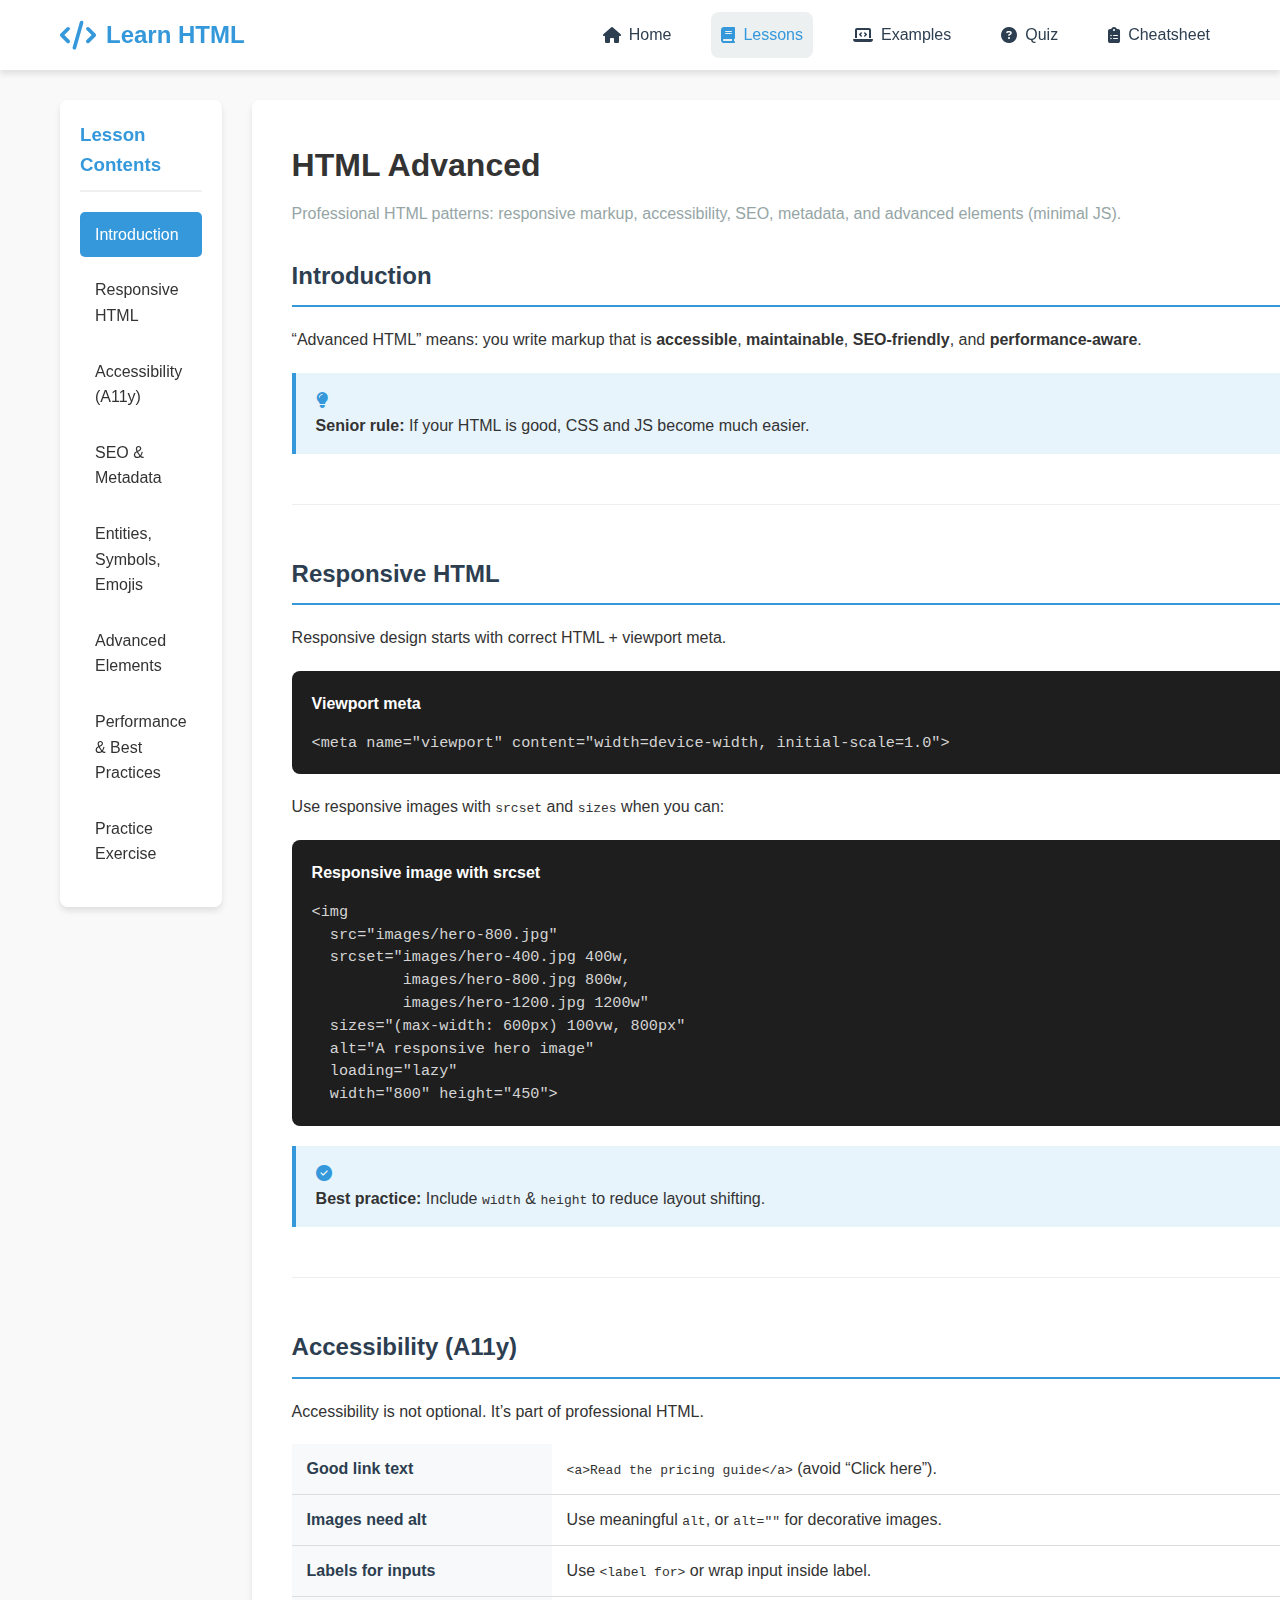
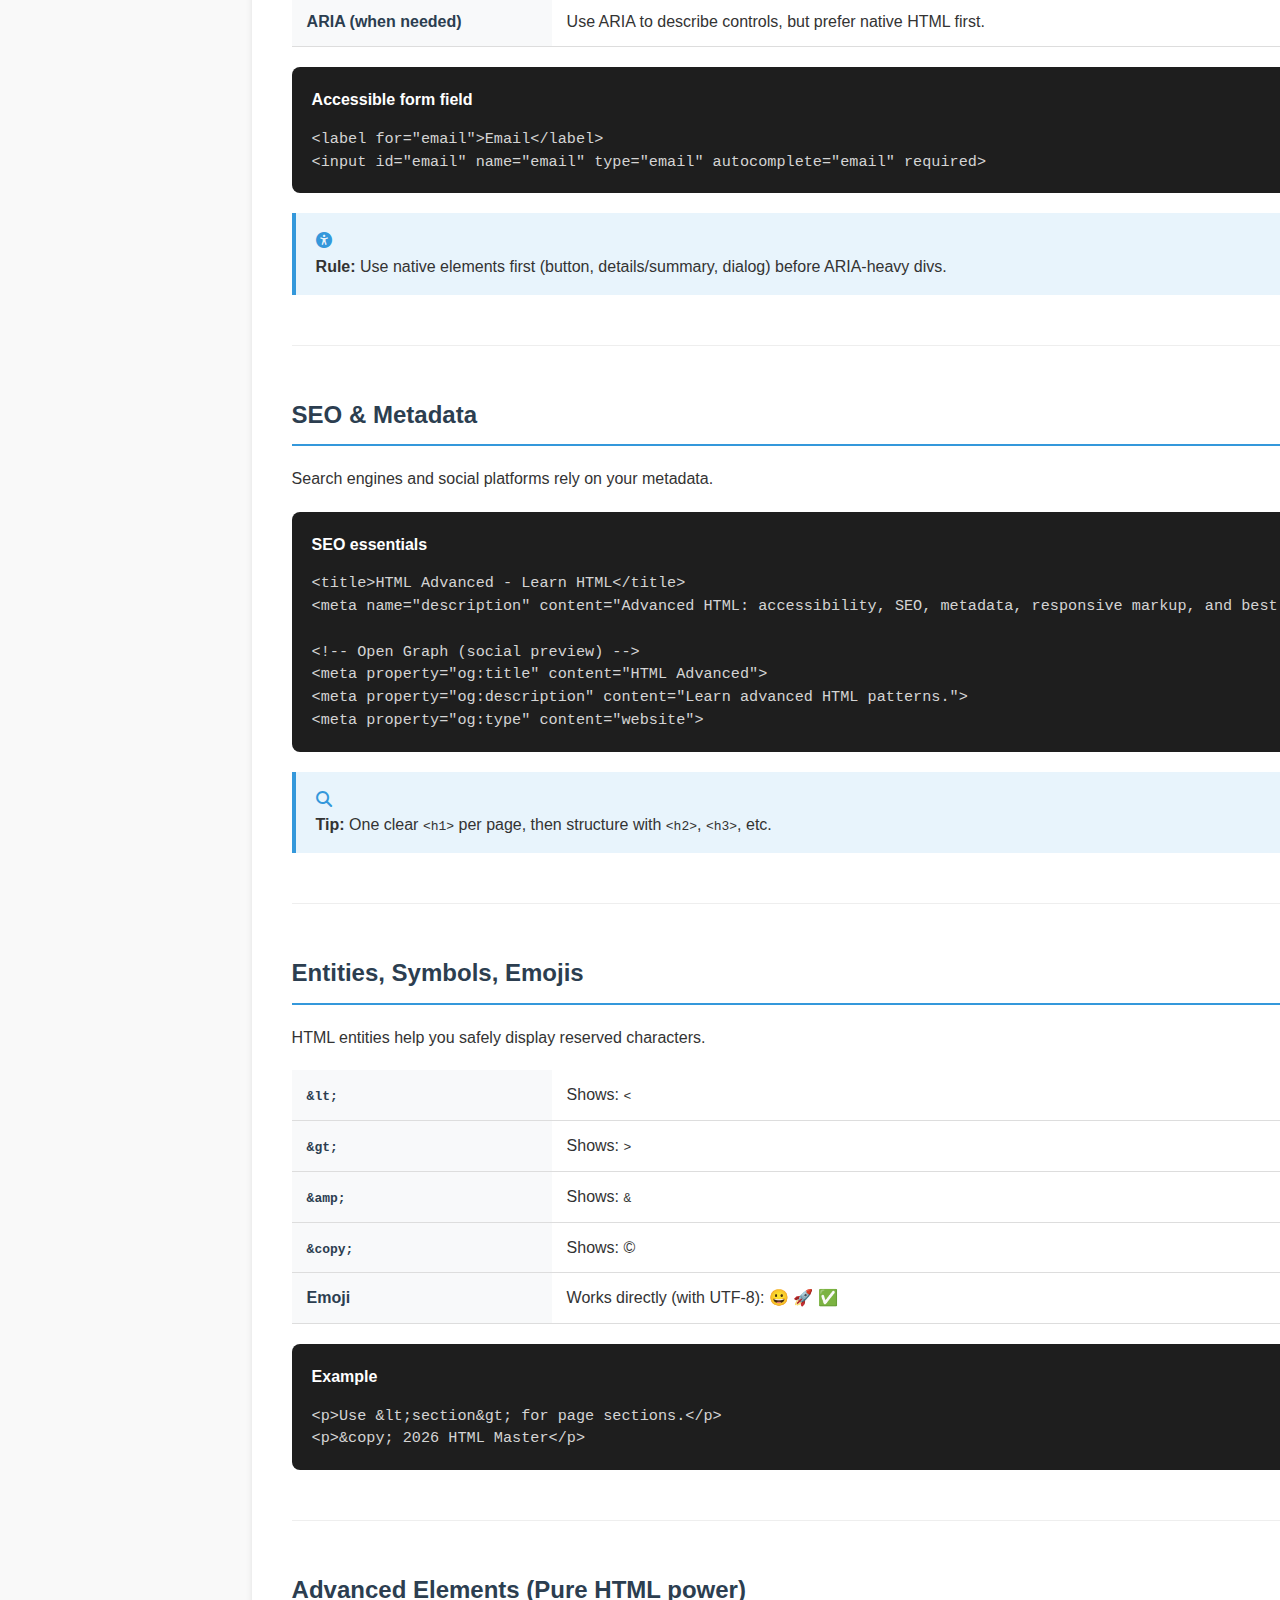
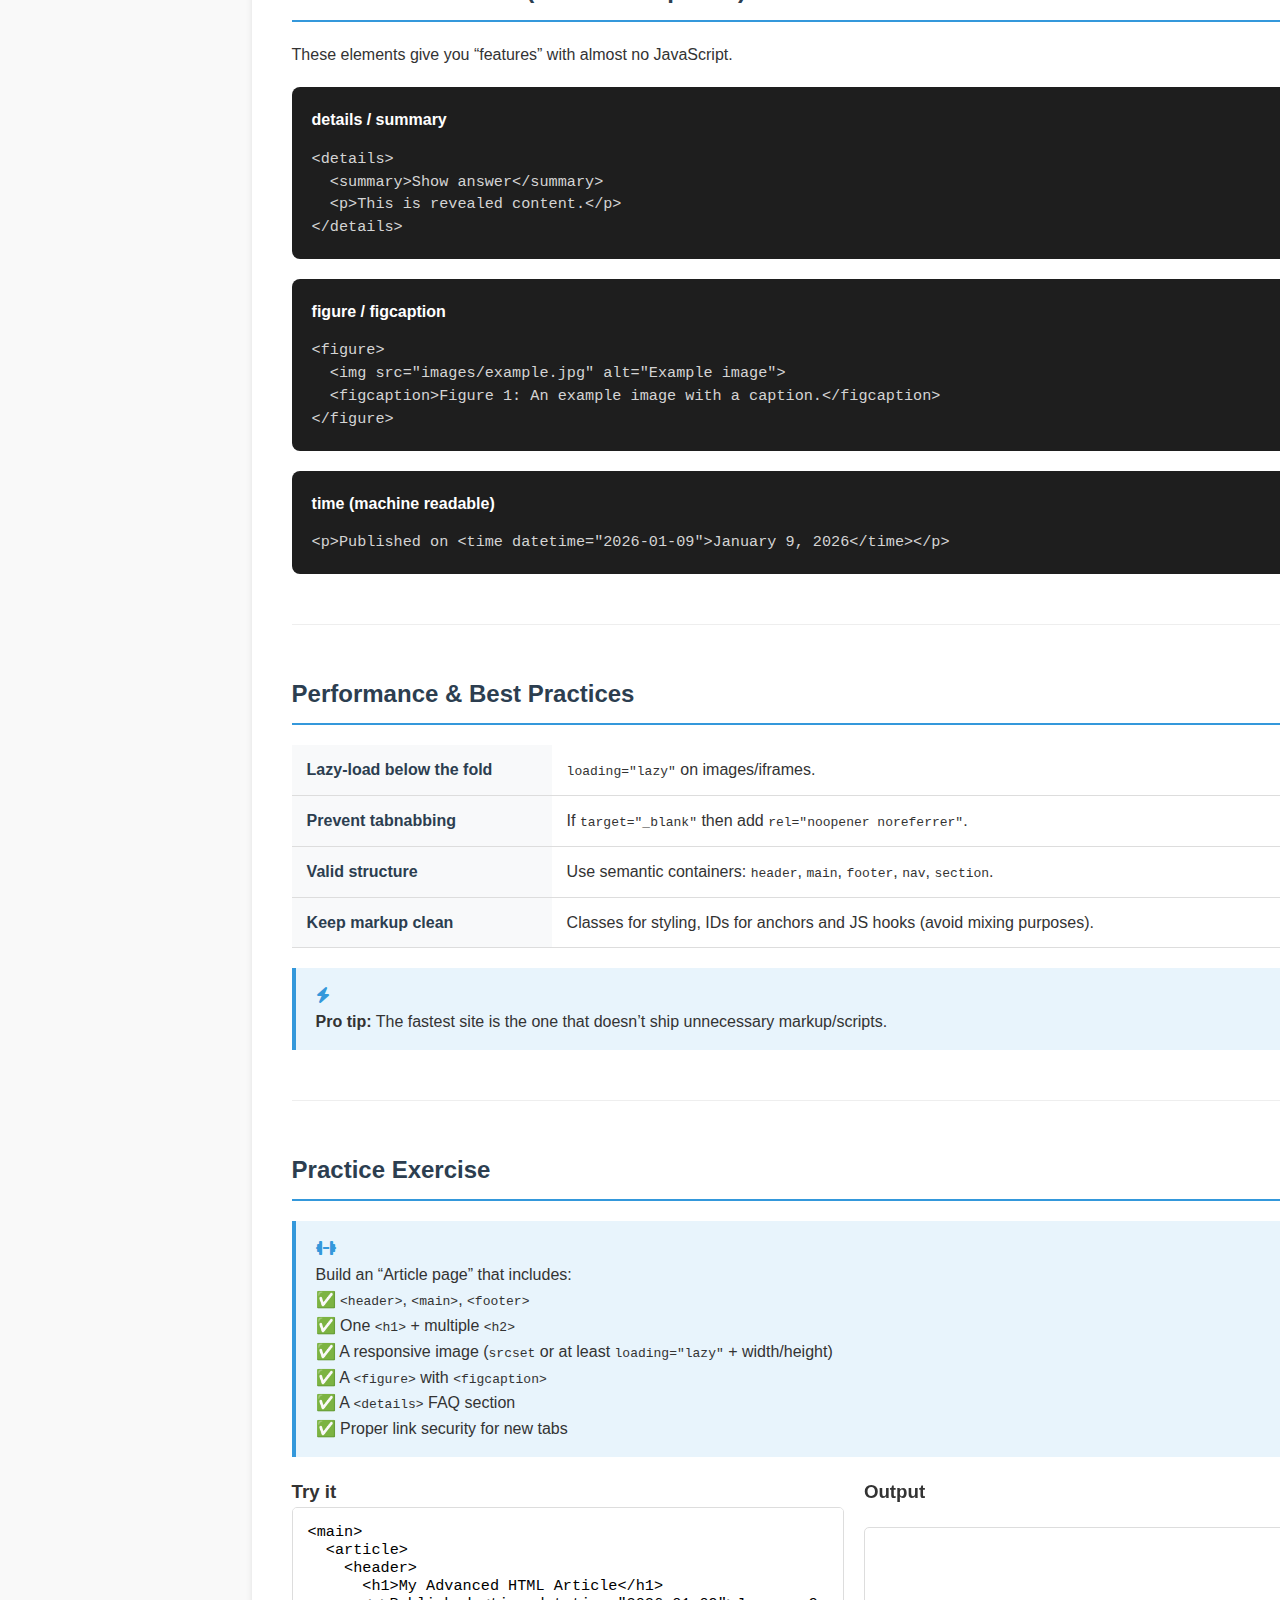
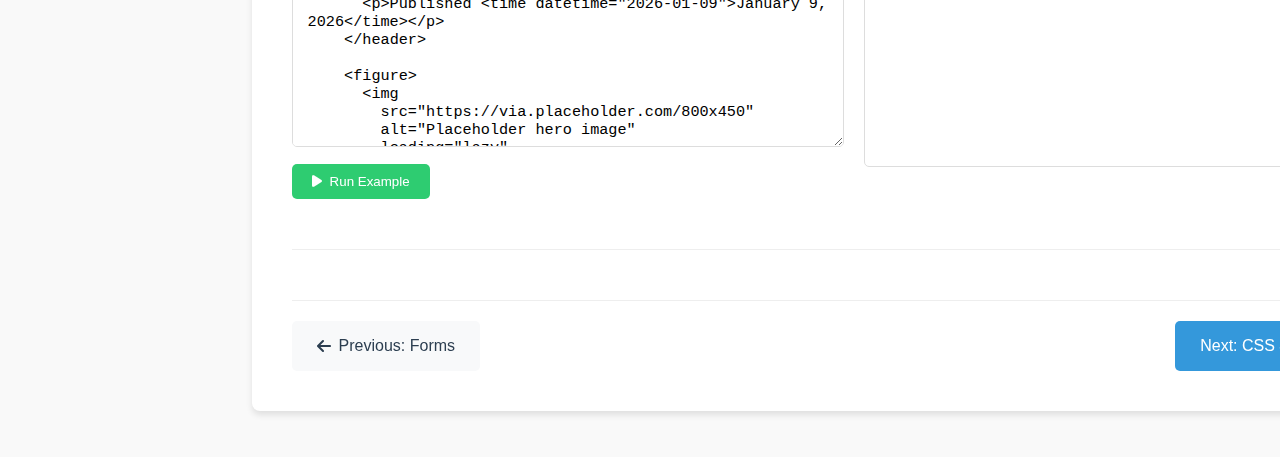
<file: lessons/advanced.html>
<!DOCTYPE html>
<html lang="en">
<head>
  <meta charset="UTF-8" />
  <meta name="viewport" content="width=device-width, initial-scale=1.0" />
  <title>HTML Advanced - Learn HTML</title>

  <!-- Global styles -->
  <link rel="stylesheet" href="../style.css" />
  <link rel="stylesheet" href="https://cdnjs.cloudflare.com/ajax/libs/font-awesome/6.4.0/css/all.min.css" />

  <!-- Lesson styles (same pattern as your other lessons) -->
  <style>
    .lesson-container {
      max-width: 1200px;
      margin: 100px auto 50px;
      padding: 0 20px;
      display: flex;
      gap: 30px;
    }

    .lesson-sidebar {
      width: 250px;
      background: white;
      border-radius: 8px;
      padding: 20px;
      box-shadow: 0 4px 6px rgba(0, 0, 0, 0.1);
      height: fit-content;
      position: sticky;
      top: 90px;
    }

    .lesson-sidebar h3 {
      color: #3498db;
      margin-bottom: 20px;
      padding-bottom: 10px;
      border-bottom: 2px solid #f0f0f0;
    }

    .lesson-nav {
      list-style: none;
    }

    .lesson-nav li {
      margin-bottom: 10px;
    }

    .lesson-nav a {
      display: block;
      padding: 10px 15px;
      text-decoration: none;
      color: #333;
      border-radius: 5px;
      transition: all 0.3s ease;
    }

    .lesson-nav a:hover,
    .lesson-nav a.active {
      background-color: #3498db;
      color: white;
    }

    .lesson-content {
      flex: 1;
      background: white;
      border-radius: 8px;
      padding: 40px;
      box-shadow: 0 4px 6px rgba(0, 0, 0, 0.1);
    }

    .lesson-section {
      margin-bottom: 50px;
      padding-bottom: 30px;
      border-bottom: 1px solid #eee;
    }

    .lesson-section h2 {
      color: #2c3e50;
      margin-bottom: 20px;
      padding-bottom: 10px;
      border-bottom: 2px solid #3498db;
    }

    .info-box {
      background-color: #e8f4fc;
      border-left: 4px solid #3498db;
      padding: 15px 20px;
      margin: 20px 0;
      border-radius: 0 5px 5px 0;
    }

    .info-box i {
      color: #3498db;
      margin-right: 10px;
    }

    .code-example {
      background: #1e1e1e;
      border-radius: 8px;
      padding: 20px;
      margin: 20px 0;
      overflow-x: auto;
    }

    .code-example h4 {
      color: white;
      margin-bottom: 15px;
    }

    .code-example code {
      color: #d4d4d4;
      font-family: "Courier New", monospace;
      font-size: 0.95rem;
      line-height: 1.5;
    }

    .lesson-table {
      width: 100%;
      border-collapse: collapse;
      margin: 20px 0;
    }

    .lesson-table th,
    .lesson-table td {
      padding: 12px 15px;
      text-align: left;
      border-bottom: 1px solid #ddd;
      vertical-align: top;
    }

    .lesson-table th {
      background-color: #f8f9fa;
      color: #2c3e50;
      font-weight: 600;
      width: 260px;
    }

    .lesson-table tr:hover {
      background-color: #f5f5f5;
    }

    .interactive-example {
      display: grid;
      grid-template-columns: 1fr 1fr;
      gap: 20px;
      margin: 20px 0;
      align-items: start;
    }

    .example-code textarea {
      width: 100%;
      padding: 15px;
      border: 1px solid #ddd;
      border-radius: 5px;
      font-family: "Courier New", monospace;
      font-size: 0.95rem;
      resize: vertical;
      min-height: 240px;
    }

    .run-example-btn {
      margin-top: 10px;
      padding: 10px 20px;
      background-color: #2ecc71;
      color: white;
      border: none;
      border-radius: 5px;
      cursor: pointer;
      display: inline-flex;
      align-items: center;
      gap: 8px;
    }

    .example-output {
      border: 1px solid #ddd;
      border-radius: 5px;
      padding: 15px;
      min-height: 240px;
      background-color: white;
    }

    .lesson-navigation {
      display: flex;
      justify-content: space-between;
      margin-top: 50px;
      padding-top: 20px;
      border-top: 1px solid #eee;
    }

    .nav-btn {
      padding: 12px 25px;
      background-color: #f8f9fa;
      color: #2c3e50;
      text-decoration: none;
      border-radius: 5px;
      display: inline-flex;
      align-items: center;
      gap: 8px;
      transition: all 0.3s ease;
    }

    .nav-btn:hover {
      background-color: #3498db;
      color: white;
    }

    .nav-btn.next {
      background-color: #3498db;
      color: white;
    }

    .nav-btn.next:hover {
      background-color: #2980b9;
    }

    @media (max-width: 992px) {
      .lesson-container { flex-direction: column; }
      .lesson-sidebar { width: 100%; position: static; }
      .interactive-example { grid-template-columns: 1fr; }
    }
  </style>
</head>

<body data-lesson="advanced">
  <!-- Navbar -->
  <nav class="navbar">
    <div class="nav-container">
      <div class="logo">
        <i class="fas fa-code"></i>
        <span>Learn HTML</span>
      </div>

      <ul class="nav-menu">
        <li><a href="../index.html#home"><i class="fas fa-home"></i> Home</a></li>
        <li><a href="../index.html#lessons" class="active"><i class="fas fa-book"></i> Lessons</a></li>
        <li><a href="../index.html#examples"><i class="fas fa-laptop-code"></i> Examples</a></li>
        <li><a href="../index.html#quiz"><i class="fas fa-question-circle"></i> Quiz</a></li>
        <li><a href="../index.html#cheatsheet"><i class="fas fa-clipboard-list"></i> Cheatsheet</a></li>
      </ul>

      <div class="hamburger">
        <i class="fas fa-bars"></i>
      </div>
    </div>
  </nav>

  <main class="lesson-container">
    <!-- Sidebar -->
    <aside class="lesson-sidebar">
      <h3>Lesson Contents</h3>
      <ul class="lesson-nav">
        <li><a href="#intro" class="active">Introduction</a></li>
        <li><a href="#responsive">Responsive HTML</a></li>
        <li><a href="#accessibility">Accessibility (A11y)</a></li>
        <li><a href="#seo">SEO & Metadata</a></li>
        <li><a href="#entities">Entities, Symbols, Emojis</a></li>
        <li><a href="#advanced-elements">Advanced Elements</a></li>
        <li><a href="#performance">Performance & Best Practices</a></li>
        <li><a href="#exercise">Practice Exercise</a></li>
      </ul>
    </aside>

    <!-- Content -->
    <section class="lesson-content">
      <h1>HTML Advanced</h1>
      <p style="color:#95a5a6; margin: 10px 0 30px;">
        Professional HTML patterns: responsive markup, accessibility, SEO, metadata, and advanced elements (minimal JS).
      </p>

      <section id="intro" class="lesson-section">
        <h2>Introduction</h2>
        <p>
          “Advanced HTML” means: you write markup that is <strong>accessible</strong>, <strong>maintainable</strong>,
          <strong>SEO-friendly</strong>, and <strong>performance-aware</strong>.
        </p>
        <div class="info-box">
          <i class="fas fa-lightbulb"></i>
          <p><strong>Senior rule:</strong> If your HTML is good, CSS and JS become much easier.</p>
        </div>
      </section>

      <section id="responsive" class="lesson-section">
        <h2>Responsive HTML</h2>
        <p>Responsive design starts with correct HTML + viewport meta.</p>

        <div class="code-example">
          <h4>Viewport meta</h4>
          <pre><code>&lt;meta name="viewport" content="width=device-width, initial-scale=1.0"&gt;</code></pre>
        </div>

        <p>Use responsive images with <code>srcset</code> and <code>sizes</code> when you can:</p>

        <div class="code-example">
          <h4>Responsive image with srcset</h4>
          <pre><code>&lt;img
  src="images/hero-800.jpg"
  srcset="images/hero-400.jpg 400w,
          images/hero-800.jpg 800w,
          images/hero-1200.jpg 1200w"
  sizes="(max-width: 600px) 100vw, 800px"
  alt="A responsive hero image"
  loading="lazy"
  width="800" height="450"&gt;</code></pre>
        </div>

        <div class="info-box">
          <i class="fas fa-check-circle"></i>
          <p><strong>Best practice:</strong> Include <code>width</code> & <code>height</code> to reduce layout shifting.</p>
        </div>
      </section>

      <section id="accessibility" class="lesson-section">
        <h2>Accessibility (A11y)</h2>
        <p>Accessibility is not optional. It’s part of professional HTML.</p>

        <table class="lesson-table">
          <tr>
            <th>Good link text</th>
            <td><code>&lt;a&gt;Read the pricing guide&lt;/a&gt;</code> (avoid “Click here”).</td>
          </tr>
          <tr>
            <th>Images need alt</th>
            <td>Use meaningful <code>alt</code>, or <code>alt=""</code> for decorative images.</td>
          </tr>
          <tr>
            <th>Labels for inputs</th>
            <td>Use <code>&lt;label for&gt;</code> or wrap input inside label.</td>
          </tr>
          <tr>
            <th>ARIA (when needed)</th>
            <td>Use ARIA to describe controls, but prefer native HTML first.</td>
          </tr>
        </table>

        <div class="code-example">
          <h4>Accessible form field</h4>
          <pre><code>&lt;label for="email"&gt;Email&lt;/label&gt;
&lt;input id="email" name="email" type="email" autocomplete="email" required&gt;</code></pre>
        </div>

        <div class="info-box">
          <i class="fas fa-universal-access"></i>
          <p><strong>Rule:</strong> Use native elements first (button, details/summary, dialog) before ARIA-heavy divs.</p>
        </div>
      </section>

      <section id="seo" class="lesson-section">
        <h2>SEO & Metadata</h2>
        <p>Search engines and social platforms rely on your metadata.</p>

        <div class="code-example">
          <h4>SEO essentials</h4>
          <pre><code>&lt;title&gt;HTML Advanced - Learn HTML&lt;/title&gt;
&lt;meta name="description" content="Advanced HTML: accessibility, SEO, metadata, responsive markup, and best practices."&gt;

&lt;!-- Open Graph (social preview) --&gt;
&lt;meta property="og:title" content="HTML Advanced"&gt;
&lt;meta property="og:description" content="Learn advanced HTML patterns."&gt;
&lt;meta property="og:type" content="website"&gt;</code></pre>
        </div>

        <div class="info-box">
          <i class="fas fa-magnifying-glass"></i>
          <p><strong>Tip:</strong> One clear <code>&lt;h1&gt;</code> per page, then structure with <code>&lt;h2&gt;</code>, <code>&lt;h3&gt;</code>, etc.</p>
        </div>
      </section>

      <section id="entities" class="lesson-section">
        <h2>Entities, Symbols, Emojis</h2>
        <p>HTML entities help you safely display reserved characters.</p>

        <table class="lesson-table">
          <tr>
            <th><code>&amp;lt;</code></th>
            <td>Shows: <code>&lt;</code></td>
          </tr>
          <tr>
            <th><code>&amp;gt;</code></th>
            <td>Shows: <code>&gt;</code></td>
          </tr>
          <tr>
            <th><code>&amp;amp;</code></th>
            <td>Shows: <code>&amp;</code></td>
          </tr>
          <tr>
            <th><code>&amp;copy;</code></th>
            <td>Shows: ©</td>
          </tr>
          <tr>
            <th>Emoji</th>
            <td>Works directly (with UTF-8): 😀 🚀 ✅</td>
          </tr>
        </table>

        <div class="code-example">
          <h4>Example</h4>
          <pre><code>&lt;p&gt;Use &amp;lt;section&amp;gt; for page sections.&lt;/p&gt;
&lt;p&gt;&amp;copy; 2026 HTML Master&lt;/p&gt;</code></pre>
        </div>
      </section>

      <section id="advanced-elements" class="lesson-section">
        <h2>Advanced Elements (Pure HTML power)</h2>
        <p>These elements give you “features” with almost no JavaScript.</p>

        <div class="code-example">
          <h4>details / summary</h4>
          <pre><code>&lt;details&gt;
  &lt;summary&gt;Show answer&lt;/summary&gt;
  &lt;p&gt;This is revealed content.&lt;/p&gt;
&lt;/details&gt;</code></pre>
        </div>

        <div class="code-example">
          <h4>figure / figcaption</h4>
          <pre><code>&lt;figure&gt;
  &lt;img src="images/example.jpg" alt="Example image"&gt;
  &lt;figcaption&gt;Figure 1: An example image with a caption.&lt;/figcaption&gt;
&lt;/figure&gt;</code></pre>
        </div>

        <div class="code-example">
          <h4>time (machine readable)</h4>
          <pre><code>&lt;p&gt;Published on &lt;time datetime="2026-01-09"&gt;January 9, 2026&lt;/time&gt;&lt;/p&gt;</code></pre>
        </div>
      </section>

      <section id="performance" class="lesson-section">
        <h2>Performance & Best Practices</h2>
        <table class="lesson-table">
          <tr>
            <th>Lazy-load below the fold</th>
            <td><code>loading="lazy"</code> on images/iframes.</td>
          </tr>
          <tr>
            <th>Prevent tabnabbing</th>
            <td>If <code>target="_blank"</code> then add <code>rel="noopener noreferrer"</code>.</td>
          </tr>
          <tr>
            <th>Valid structure</th>
            <td>Use semantic containers: <code>header</code>, <code>main</code>, <code>footer</code>, <code>nav</code>, <code>section</code>.</td>
          </tr>
          <tr>
            <th>Keep markup clean</th>
            <td>Classes for styling, IDs for anchors and JS hooks (avoid mixing purposes).</td>
          </tr>
        </table>

        <div class="info-box">
          <i class="fas fa-bolt"></i>
          <p><strong>Pro tip:</strong> The fastest site is the one that doesn’t ship unnecessary markup/scripts.</p>
        </div>
      </section>

      <section id="exercise" class="lesson-section">
        <h2>Practice Exercise</h2>

        <div class="info-box">
          <i class="fas fa-dumbbell"></i>
          <p>
            Build an “Article page” that includes:
            <br>✅ <code>&lt;header&gt;</code>, <code>&lt;main&gt;</code>, <code>&lt;footer&gt;</code>
            <br>✅ One <code>&lt;h1&gt;</code> + multiple <code>&lt;h2&gt;</code>
            <br>✅ A responsive image (<code>srcset</code> or at least <code>loading="lazy"</code> + width/height)
            <br>✅ A <code>&lt;figure&gt;</code> with <code>&lt;figcaption&gt;</code>
            <br>✅ A <code>&lt;details&gt;</code> FAQ section
            <br>✅ Proper link security for new tabs
          </p>
        </div>

        <div class="interactive-example">
          <div class="example-code">
            <h3>Try it</h3>
            <textarea id="advancedCode">&lt;main&gt;
  &lt;article&gt;
    &lt;header&gt;
      &lt;h1&gt;My Advanced HTML Article&lt;/h1&gt;
      &lt;p&gt;Published &lt;time datetime="2026-01-09"&gt;January 9, 2026&lt;/time&gt;&lt;/p&gt;
    &lt;/header&gt;

    &lt;figure&gt;
      &lt;img
        src="https://via.placeholder.com/800x450"
        alt="Placeholder hero image"
        loading="lazy"
        width="800" height="450"&gt;
      &lt;figcaption&gt;Figure: A responsive-friendly image layout.&lt;/figcaption&gt;
    &lt;/figure&gt;

    &lt;h2&gt;FAQ&lt;/h2&gt;
    &lt;details&gt;
      &lt;summary&gt;Why use semantic HTML?&lt;/summary&gt;
      &lt;p&gt;It improves accessibility, SEO, and maintainability.&lt;/p&gt;
    &lt;/details&gt;

    &lt;p&gt;
      Read more on
      &lt;a href="https://developer.mozilla.org/" target="_blank" rel="noopener noreferrer"&gt;MDN&lt;/a&gt;.
    &lt;/p&gt;
  &lt;/article&gt;
&lt;/main&gt;</textarea>

            <button class="run-example-btn" onclick="runAdvancedExample()">
              <i class="fas fa-play"></i> Run Example
            </button>
          </div>

          <div class="example-result">
            <h3>Output</h3>
            <div class="example-output" id="advancedOutput"></div>
          </div>
        </div>
      </section>

      <div class="lesson-navigation">
        <a href="forms.html" class="nav-btn">
          <i class="fas fa-arrow-left"></i> Previous: Forms
        </a>
        <a href="css-js.html" class="nav-btn next">
          Next: CSS & JavaScript <i class="fas fa-arrow-right"></i>
        </a>
      </div>
    </section>
  </main>

  <script>
    // Run example (OK for local learning projects)
    function runAdvancedExample() {
      const code = document.getElementById("advancedCode").value;
      document.getElementById("advancedOutput").innerHTML = code;
    }

    // Sidebar active link on scroll
    const navLinks = Array.from(document.querySelectorAll(".lesson-nav a"));
    const sections = navLinks
      .map(a => document.querySelector(a.getAttribute("href")))
      .filter(Boolean);

    function setActiveLink() {
      const y = window.scrollY + 120;
      let current = sections[0];
      for (const s of sections) {
        if (s.offsetTop <= y) current = s;
      }
      navLinks.forEach(a => a.classList.remove("active"));
      const active = navLinks.find(a => a.getAttribute("href") === `#${current.id}`);
      if (active) active.classList.add("active");
    }

    window.addEventListener("scroll", setActiveLink);
    setActiveLink();
  </script>
</body>
</html>
</file>
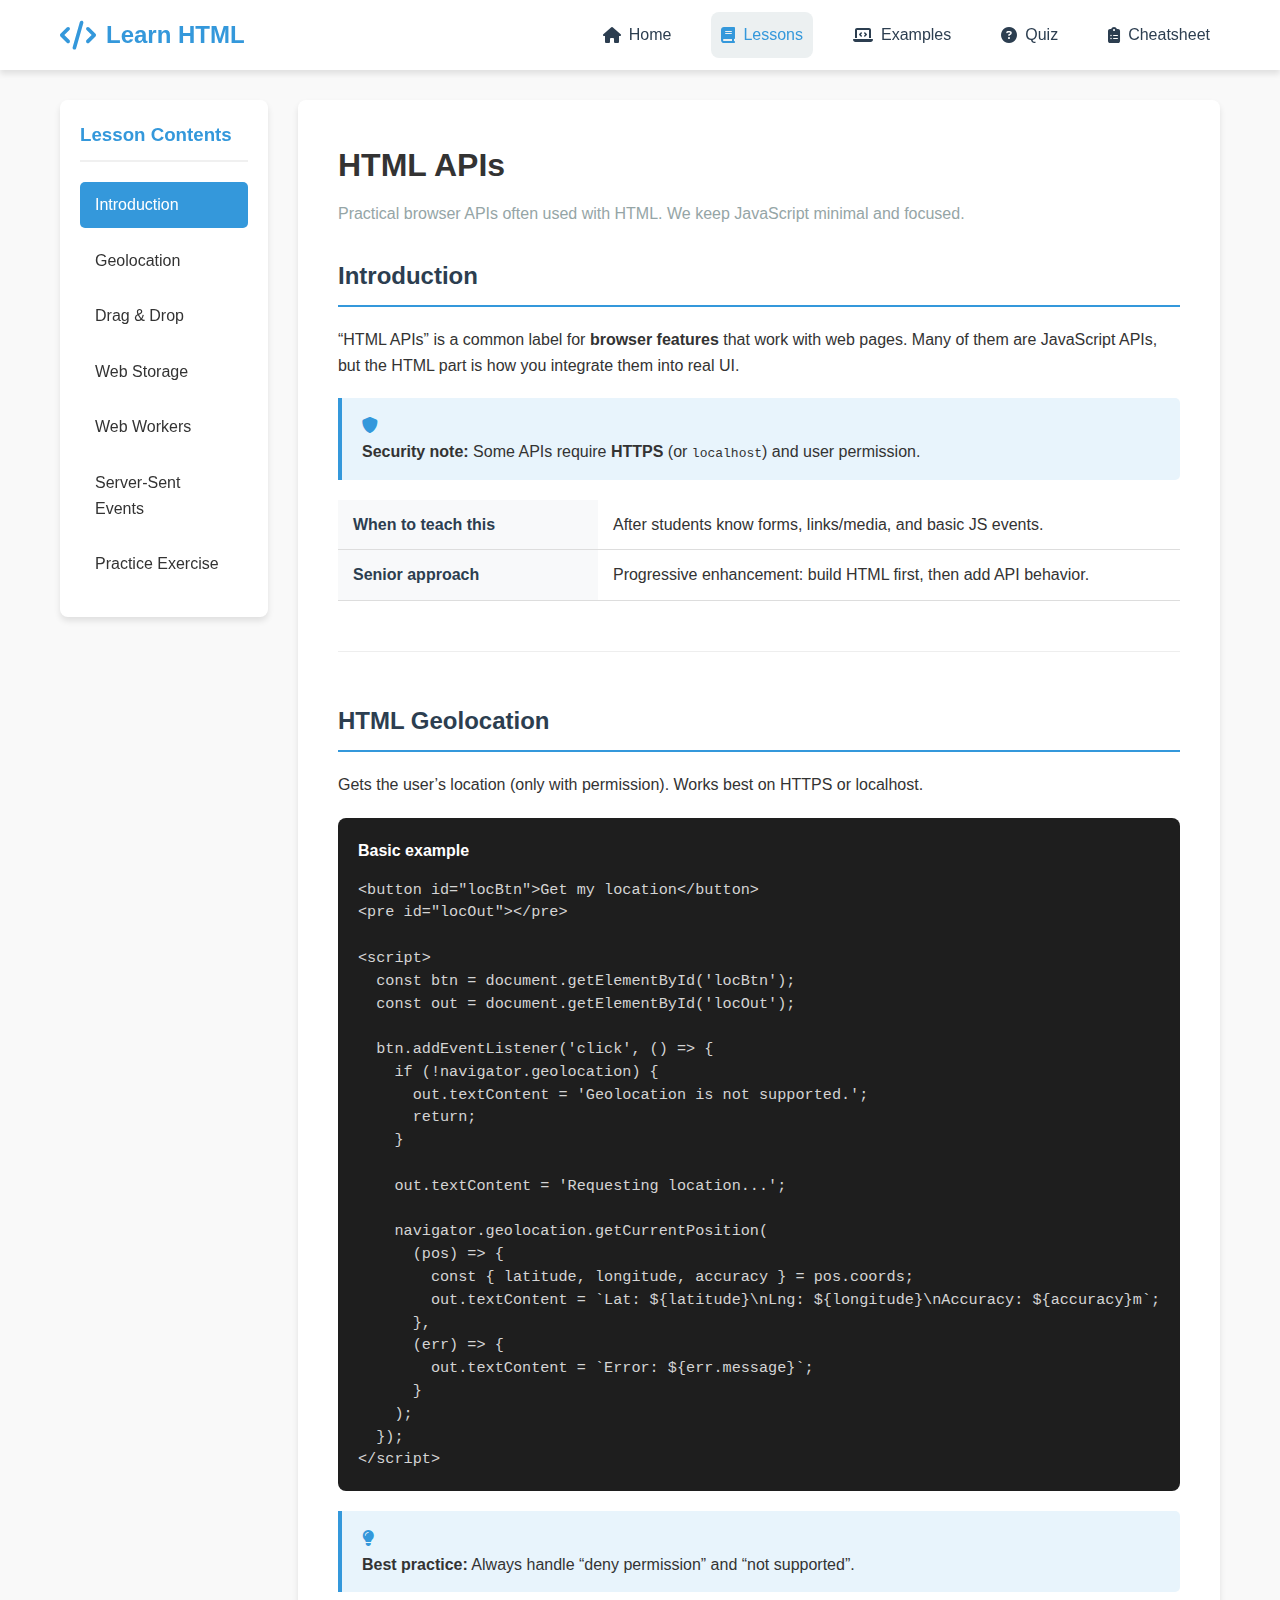
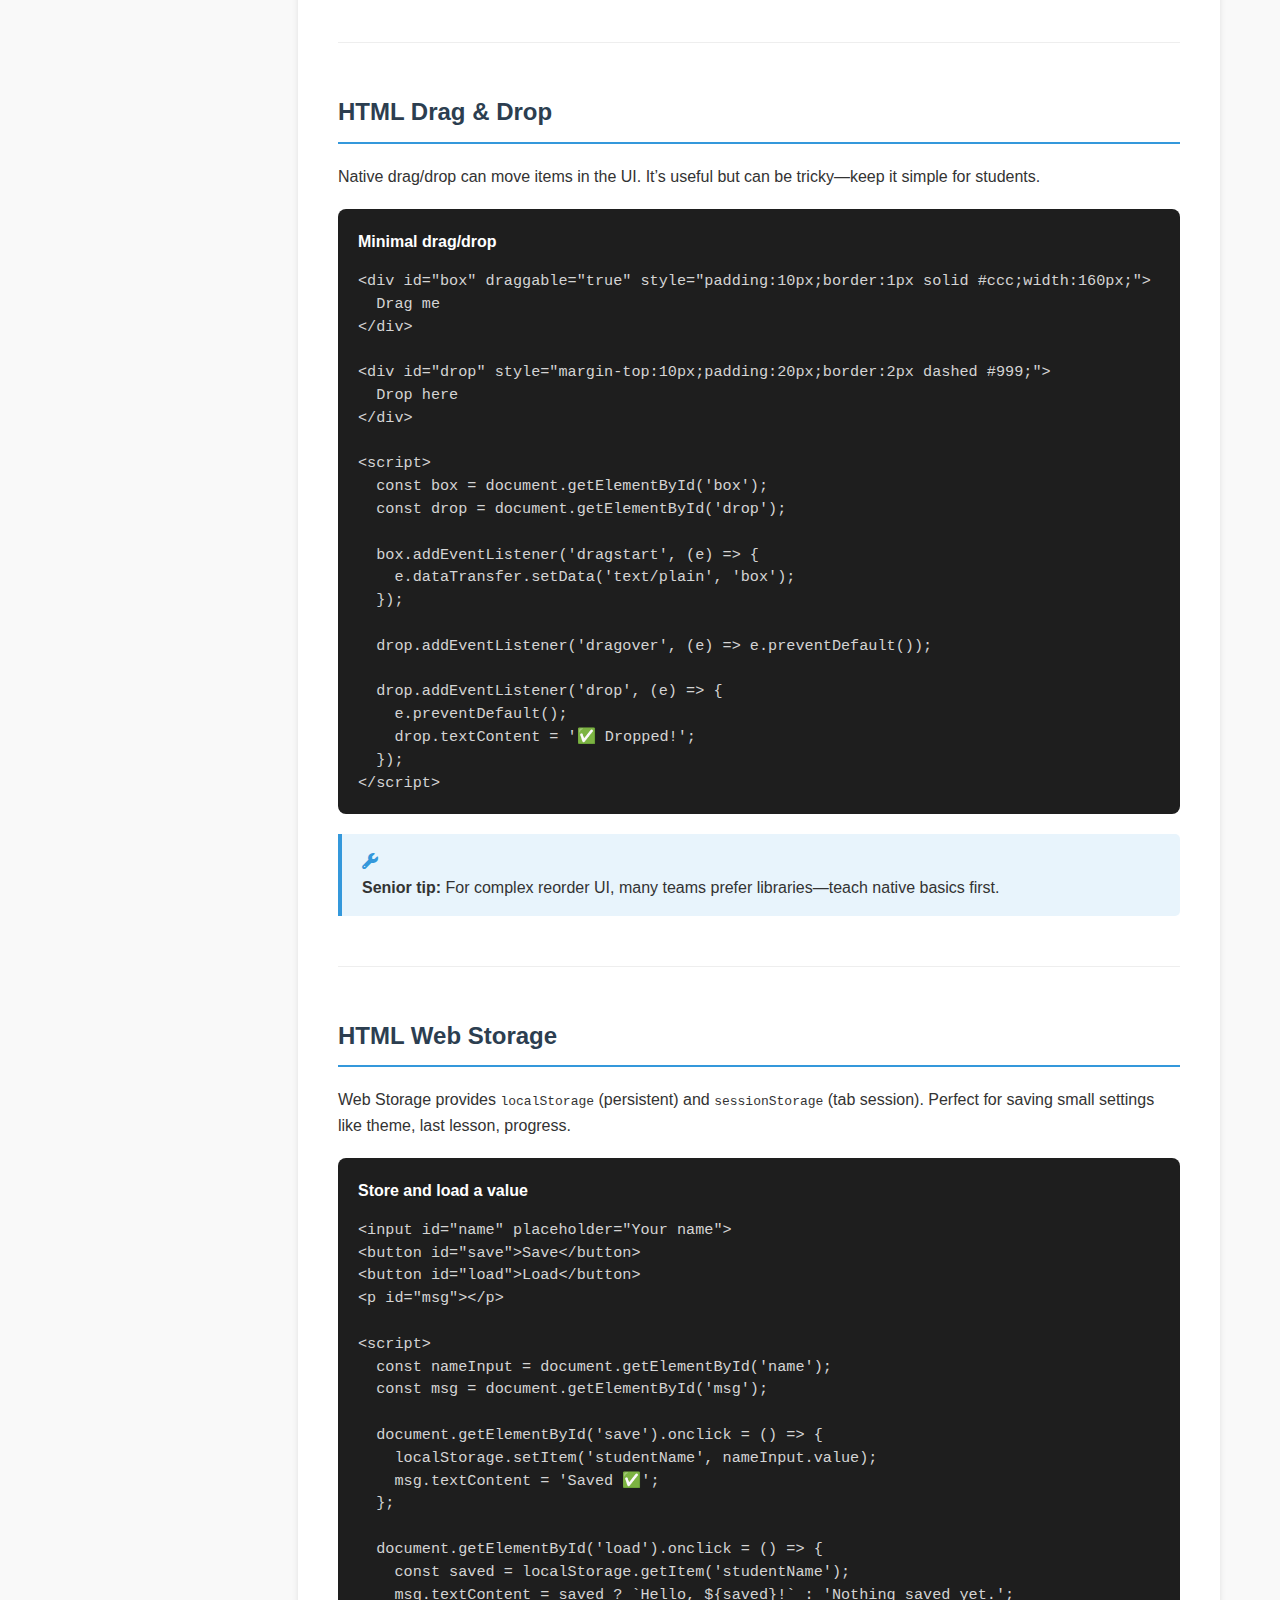
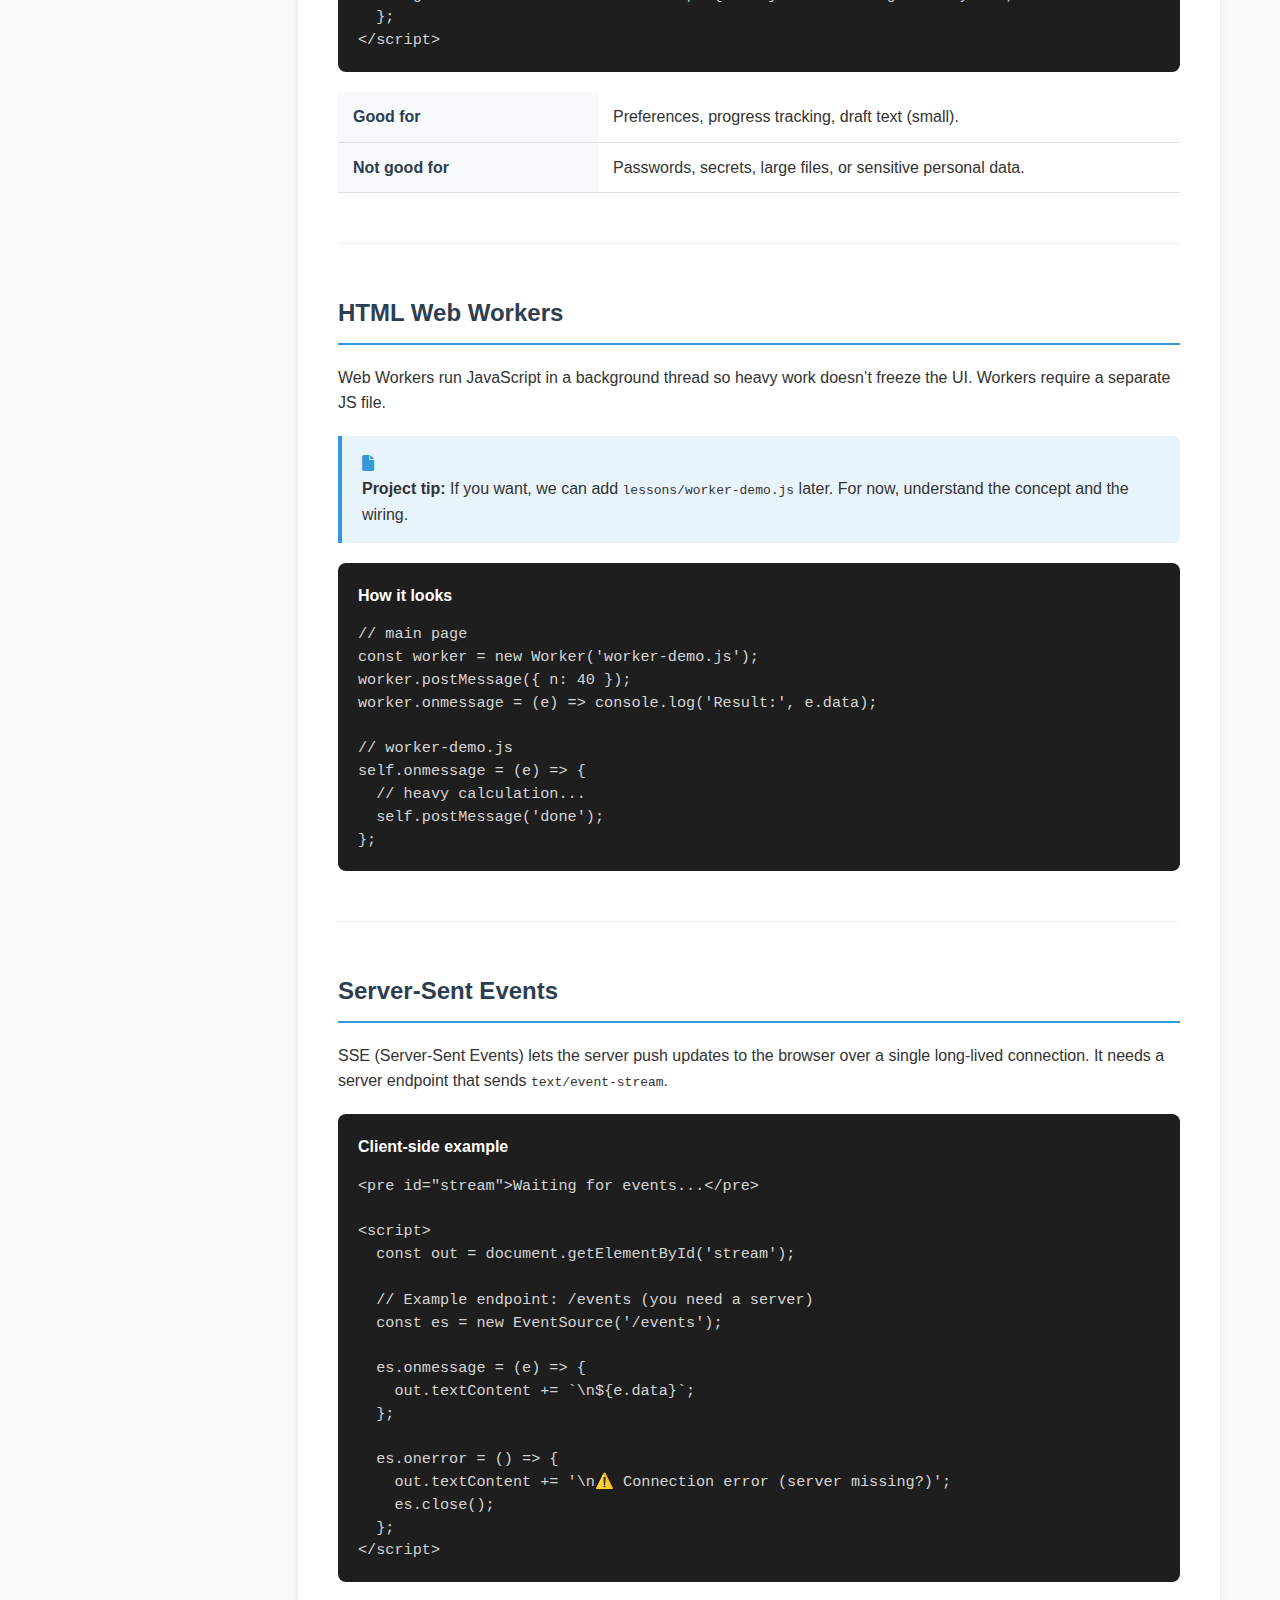
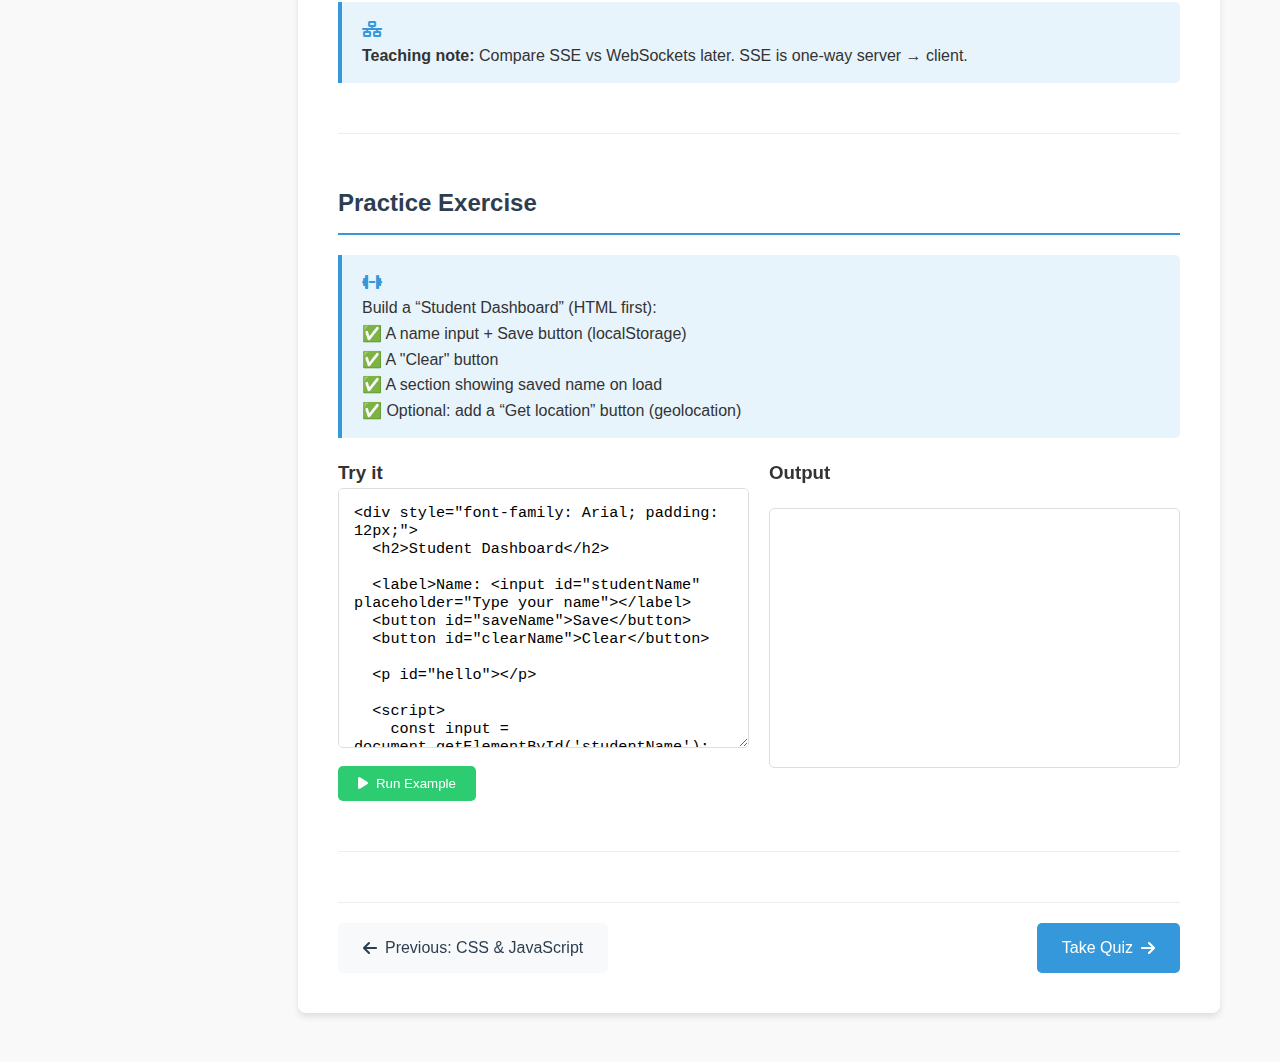
<file: lessons/apis.html>
<!DOCTYPE html>
<html lang="en">
<head>
  <meta charset="UTF-8" />
  <meta name="viewport" content="width=device-width, initial-scale=1.0" />
  <title>HTML APIs - Learn HTML</title>

  <!-- Global styles -->
  <link rel="stylesheet" href="../style.css" />
  <link rel="stylesheet" href="https://cdnjs.cloudflare.com/ajax/libs/font-awesome/6.4.0/css/all.min.css" />

  <!-- Lesson styles (kept inline for now to match your current project pattern) -->
  <style>
    .lesson-container {
      max-width: 1200px;
      margin: 100px auto 50px;
      padding: 0 20px;
      display: flex;
      gap: 30px;
    }

    .lesson-sidebar {
      width: 250px;
      background: white;
      border-radius: 8px;
      padding: 20px;
      box-shadow: 0 4px 6px rgba(0, 0, 0, 0.1);
      height: fit-content;
      position: sticky;
      top: 90px;
    }

    .lesson-sidebar h3 {
      color: #3498db;
      margin-bottom: 20px;
      padding-bottom: 10px;
      border-bottom: 2px solid #f0f0f0;
    }

    .lesson-nav {
      list-style: none;
    }

    .lesson-nav li {
      margin-bottom: 10px;
    }

    .lesson-nav a {
      display: block;
      padding: 10px 15px;
      text-decoration: none;
      color: #333;
      border-radius: 5px;
      transition: all 0.3s ease;
    }

    .lesson-nav a:hover,
    .lesson-nav a.active {
      background-color: #3498db;
      color: white;
    }

    .lesson-content {
      flex: 1;
      background: white;
      border-radius: 8px;
      padding: 40px;
      box-shadow: 0 4px 6px rgba(0, 0, 0, 0.1);
    }

    .lesson-section {
      margin-bottom: 50px;
      padding-bottom: 30px;
      border-bottom: 1px solid #eee;
    }

    .lesson-section h2 {
      color: #2c3e50;
      margin-bottom: 20px;
      padding-bottom: 10px;
      border-bottom: 2px solid #3498db;
    }

    .info-box {
      background-color: #e8f4fc;
      border-left: 4px solid #3498db;
      padding: 15px 20px;
      margin: 20px 0;
      border-radius: 0 5px 5px 0;
    }

    .info-box i {
      color: #3498db;
      margin-right: 10px;
    }

    .code-example {
      background: #1e1e1e;
      border-radius: 8px;
      padding: 20px;
      margin: 20px 0;
      overflow-x: auto;
    }

    .code-example h4 {
      color: white;
      margin-bottom: 15px;
    }

    .code-example code {
      color: #d4d4d4;
      font-family: "Courier New", monospace;
      font-size: 0.95rem;
      line-height: 1.5;
    }

    .lesson-table {
      width: 100%;
      border-collapse: collapse;
      margin: 20px 0;
    }

    .lesson-table th,
    .lesson-table td {
      padding: 12px 15px;
      text-align: left;
      border-bottom: 1px solid #ddd;
      vertical-align: top;
    }

    .lesson-table th {
      background-color: #f8f9fa;
      color: #2c3e50;
      font-weight: 600;
      width: 260px;
    }

    .lesson-table tr:hover {
      background-color: #f5f5f5;
    }

    .interactive-example {
      display: grid;
      grid-template-columns: 1fr 1fr;
      gap: 20px;
      margin: 20px 0;
      align-items: start;
    }

    .example-code textarea {
      width: 100%;
      padding: 15px;
      border: 1px solid #ddd;
      border-radius: 5px;
      font-family: "Courier New", monospace;
      font-size: 0.95rem;
      resize: vertical;
      min-height: 260px;
    }

    .run-example-btn {
      margin-top: 10px;
      padding: 10px 20px;
      background-color: #2ecc71;
      color: white;
      border: none;
      border-radius: 5px;
      cursor: pointer;
      display: inline-flex;
      align-items: center;
      gap: 8px;
    }

    .example-output {
      border: 1px solid #ddd;
      border-radius: 5px;
      padding: 15px;
      min-height: 260px;
      background-color: white;
    }

    .lesson-navigation {
      display: flex;
      justify-content: space-between;
      margin-top: 50px;
      padding-top: 20px;
      border-top: 1px solid #eee;
    }

    .nav-btn {
      padding: 12px 25px;
      background-color: #f8f9fa;
      color: #2c3e50;
      text-decoration: none;
      border-radius: 5px;
      display: inline-flex;
      align-items: center;
      gap: 8px;
      transition: all 0.3s ease;
    }

    .nav-btn:hover {
      background-color: #3498db;
      color: white;
    }

    .nav-btn.next {
      background-color: #3498db;
      color: white;
    }

    .nav-btn.next:hover {
      background-color: #2980b9;
    }

    @media (max-width: 992px) {
      .lesson-container { flex-direction: column; }
      .lesson-sidebar { width: 100%; position: static; }
      .interactive-example { grid-template-columns: 1fr; }
    }
  </style>
</head>

<body data-lesson="apis">
  <!-- Navbar -->
  <nav class="navbar">
    <div class="nav-container">
      <div class="logo">
        <i class="fas fa-code"></i>
        <span>Learn HTML</span>
      </div>

      <ul class="nav-menu">
        <li><a href="../index.html#home"><i class="fas fa-home"></i> Home</a></li>
        <li><a href="../index.html#lessons" class="active"><i class="fas fa-book"></i> Lessons</a></li>
        <li><a href="../index.html#examples"><i class="fas fa-laptop-code"></i> Examples</a></li>
        <li><a href="../index.html#quiz"><i class="fas fa-question-circle"></i> Quiz</a></li>
        <li><a href="../index.html#cheatsheet"><i class="fas fa-clipboard-list"></i> Cheatsheet</a></li>
      </ul>

      <div class="hamburger">
        <i class="fas fa-bars"></i>
      </div>
    </div>
  </nav>

  <main class="lesson-container">
    <!-- Sidebar -->
    <aside class="lesson-sidebar">
      <h3>Lesson Contents</h3>
      <ul class="lesson-nav">
        <li><a href="#intro" class="active">Introduction</a></li>
        <li><a href="#geolocation">Geolocation</a></li>
        <li><a href="#dragdrop">Drag & Drop</a></li>
        <li><a href="#storage">Web Storage</a></li>
        <li><a href="#workers">Web Workers</a></li>
        <li><a href="#sse">Server-Sent Events</a></li>
        <li><a href="#exercise">Practice Exercise</a></li>
      </ul>
    </aside>

    <!-- Content -->
    <section class="lesson-content">
      <h1>HTML APIs</h1>
      <p style="color:#95a5a6; margin: 10px 0 30px;">
        Practical browser APIs often used with HTML. We keep JavaScript minimal and focused.
      </p>

      <section id="intro" class="lesson-section">
        <h2>Introduction</h2>
        <p>
          “HTML APIs” is a common label for <strong>browser features</strong> that work with web pages.
          Many of them are JavaScript APIs, but the HTML part is how you integrate them into real UI.
        </p>

        <div class="info-box">
          <i class="fas fa-shield"></i>
          <p>
            <strong>Security note:</strong> Some APIs require <strong>HTTPS</strong> (or <code>localhost</code>) and user permission.
          </p>
        </div>

        <table class="lesson-table">
          <tr>
            <th>When to teach this</th>
            <td>After students know forms, links/media, and basic JS events.</td>
          </tr>
          <tr>
            <th>Senior approach</th>
            <td>Progressive enhancement: build HTML first, then add API behavior.</td>
          </tr>
        </table>
      </section>

      <section id="geolocation" class="lesson-section">
        <h2>HTML Geolocation</h2>
        <p>Gets the user’s location (only with permission). Works best on HTTPS or localhost.</p>

        <div class="code-example">
          <h4>Basic example</h4>
          <pre><code>&lt;button id="locBtn"&gt;Get my location&lt;/button&gt;
&lt;pre id="locOut"&gt;&lt;/pre&gt;

&lt;script&gt;
  const btn = document.getElementById('locBtn');
  const out = document.getElementById('locOut');

  btn.addEventListener('click', () =&gt; {
    if (!navigator.geolocation) {
      out.textContent = 'Geolocation is not supported.';
      return;
    }

    out.textContent = 'Requesting location...';

    navigator.geolocation.getCurrentPosition(
      (pos) =&gt; {
        const { latitude, longitude, accuracy } = pos.coords;
        out.textContent = `Lat: ${latitude}\nLng: ${longitude}\nAccuracy: ${accuracy}m`;
      },
      (err) =&gt; {
        out.textContent = `Error: ${err.message}`;
      }
    );
  });
&lt;/script&gt;</code></pre>
        </div>

        <div class="info-box">
          <i class="fas fa-lightbulb"></i>
          <p><strong>Best practice:</strong> Always handle “deny permission” and “not supported”.</p>
        </div>
      </section>

      <section id="dragdrop" class="lesson-section">
        <h2>HTML Drag & Drop</h2>
        <p>Native drag/drop can move items in the UI. It’s useful but can be tricky—keep it simple for students.</p>

        <div class="code-example">
          <h4>Minimal drag/drop</h4>
          <pre><code>&lt;div id="box" draggable="true" style="padding:10px;border:1px solid #ccc;width:160px;"&gt;
  Drag me
&lt;/div&gt;

&lt;div id="drop" style="margin-top:10px;padding:20px;border:2px dashed #999;"&gt;
  Drop here
&lt;/div&gt;

&lt;script&gt;
  const box = document.getElementById('box');
  const drop = document.getElementById('drop');

  box.addEventListener('dragstart', (e) =&gt; {
    e.dataTransfer.setData('text/plain', 'box');
  });

  drop.addEventListener('dragover', (e) =&gt; e.preventDefault());

  drop.addEventListener('drop', (e) =&gt; {
    e.preventDefault();
    drop.textContent = '✅ Dropped!';
  });
&lt;/script&gt;</code></pre>
        </div>

        <div class="info-box">
          <i class="fas fa-wrench"></i>
          <p><strong>Senior tip:</strong> For complex reorder UI, many teams prefer libraries—teach native basics first.</p>
        </div>
      </section>

      <section id="storage" class="lesson-section">
        <h2>HTML Web Storage</h2>
        <p>
          Web Storage provides <code>localStorage</code> (persistent) and <code>sessionStorage</code> (tab session).
          Perfect for saving small settings like theme, last lesson, progress.
        </p>

        <div class="code-example">
          <h4>Store and load a value</h4>
          <pre><code>&lt;input id="name" placeholder="Your name"&gt;
&lt;button id="save"&gt;Save&lt;/button&gt;
&lt;button id="load"&gt;Load&lt;/button&gt;
&lt;p id="msg"&gt;&lt;/p&gt;

&lt;script&gt;
  const nameInput = document.getElementById('name');
  const msg = document.getElementById('msg');

  document.getElementById('save').onclick = () =&gt; {
    localStorage.setItem('studentName', nameInput.value);
    msg.textContent = 'Saved ✅';
  };

  document.getElementById('load').onclick = () =&gt; {
    const saved = localStorage.getItem('studentName');
    msg.textContent = saved ? `Hello, ${saved}!` : 'Nothing saved yet.';
  };
&lt;/script&gt;</code></pre>
        </div>

        <table class="lesson-table">
          <tr>
            <th>Good for</th>
            <td>Preferences, progress tracking, draft text (small).</td>
          </tr>
          <tr>
            <th>Not good for</th>
            <td>Passwords, secrets, large files, or sensitive personal data.</td>
          </tr>
        </table>
      </section>

      <section id="workers" class="lesson-section">
        <h2>HTML Web Workers</h2>
        <p>
          Web Workers run JavaScript in a background thread so heavy work doesn’t freeze the UI.
          Workers require a separate JS file.
        </p>

        <div class="info-box">
          <i class="fas fa-file"></i>
          <p>
            <strong>Project tip:</strong> If you want, we can add <code>lessons/worker-demo.js</code> later.
            For now, understand the concept and the wiring.
          </p>
        </div>

        <div class="code-example">
          <h4>How it looks</h4>
          <pre><code>// main page
const worker = new Worker('worker-demo.js');
worker.postMessage({ n: 40 });
worker.onmessage = (e) =&gt; console.log('Result:', e.data);

// worker-demo.js
self.onmessage = (e) =&gt; {
  // heavy calculation...
  self.postMessage('done');
};</code></pre>
        </div>
      </section>

      <section id="sse" class="lesson-section">
        <h2>Server-Sent Events</h2>
        <p>
          SSE (Server‑Sent Events) lets the server push updates to the browser over a single long‑lived connection.
          It needs a server endpoint that sends <code>text/event-stream</code>.
        </p>

        <div class="code-example">
          <h4>Client-side example</h4>
          <pre><code>&lt;pre id="stream"&gt;Waiting for events...&lt;/pre&gt;

&lt;script&gt;
  const out = document.getElementById('stream');

  // Example endpoint: /events (you need a server)
  const es = new EventSource('/events');

  es.onmessage = (e) =&gt; {
    out.textContent += `\n${e.data}`;
  };

  es.onerror = () =&gt; {
    out.textContent += '\n⚠️ Connection error (server missing?)';
    es.close();
  };
&lt;/script&gt;</code></pre>
        </div>

        <div class="info-box">
          <i class="fas fa-network-wired"></i>
          <p>
            <strong>Teaching note:</strong> Compare SSE vs WebSockets later. SSE is one-way server → client.
          </p>
        </div>
      </section>

      <section id="exercise" class="lesson-section">
        <h2>Practice Exercise</h2>
        <div class="info-box">
          <i class="fas fa-dumbbell"></i>
          <p>
            Build a “Student Dashboard” (HTML first):
            <br>✅ A name input + Save button (localStorage)
            <br>✅ A "Clear" button
            <br>✅ A section showing saved name on load
            <br>✅ Optional: add a “Get location” button (geolocation)
          </p>
        </div>

        <div class="interactive-example">
          <div class="example-code">
            <h3>Try it</h3>
            <textarea id="apiTryCode">&lt;div style=&quot;font-family: Arial; padding: 12px;&quot;&gt;
  &lt;h2&gt;Student Dashboard&lt;/h2&gt;

  &lt;label&gt;Name: &lt;input id=&quot;studentName&quot; placeholder=&quot;Type your name&quot;&gt;&lt;/label&gt;
  &lt;button id=&quot;saveName&quot;&gt;Save&lt;/button&gt;
  &lt;button id=&quot;clearName&quot;&gt;Clear&lt;/button&gt;

  &lt;p id=&quot;hello&quot;&gt;&lt;/p&gt;

  &lt;script&gt;
    const input = document.getElementById('studentName');
    const hello = document.getElementById('hello');

    function render() {
      const saved = localStorage.getItem('studentName');
      hello.textContent = saved ? `Hello, ${saved}!` : 'No saved name yet.';
    }

    document.getElementById('saveName').onclick = () =&gt; {
      localStorage.setItem('studentName', input.value);
      render();
    };

    document.getElementById('clearName').onclick = () =&gt; {
      localStorage.removeItem('studentName');
      render();
    };

    render();
  &lt;/script&gt;
&lt;/div&gt;</textarea>

            <button class="run-example-btn" onclick="runApiExample()">
              <i class="fas fa-play"></i> Run Example
            </button>
          </div>

          <div class="example-result">
            <h3>Output</h3>
            <div class="example-output" id="apiTryOutput"></div>
          </div>
        </div>
      </section>

      <div class="lesson-navigation">
        <a href="css-js.html" class="nav-btn">
          <i class="fas fa-arrow-left"></i> Previous: CSS & JavaScript
        </a>
        <a href="../index.html#quiz" class="nav-btn next">
          Take Quiz <i class="fas fa-arrow-right"></i>
        </a>
      </div>
    </section>
  </main>

  <script>
    function runApiExample() {
      const code = document.getElementById('apiTryCode').value;
      const out = document.getElementById('apiTryOutput');
      out.innerHTML = code;

      // Run scripts inside output (same pattern as your other lessons)
      const scripts = out.getElementsByTagName('script');
      for (const s of scripts) {
        try {
          // eslint-disable-next-line no-eval
          eval(s.innerHTML);
        } catch (e) {
          console.error(e);
        }
      }
    }

    // Sidebar active link on scroll
    const navLinks = Array.from(document.querySelectorAll('.lesson-nav a'));
    const sections = navLinks
      .map(a => document.querySelector(a.getAttribute('href')))
      .filter(Boolean);

    function setActiveLink() {
      const y = window.scrollY + 120;
      let current = sections[0];
      for (const s of sections) {
        if (s.offsetTop <= y) current = s;
      }
      navLinks.forEach(a => a.classList.remove('active'));
      const active = navLinks.find(a => a.getAttribute('href') === `#${current.id}`);
      if (active) active.classList.add('active');
    }

    window.addEventListener('scroll', setActiveLink);
    setActiveLink();
  </script>
</body>
</html>
</file>
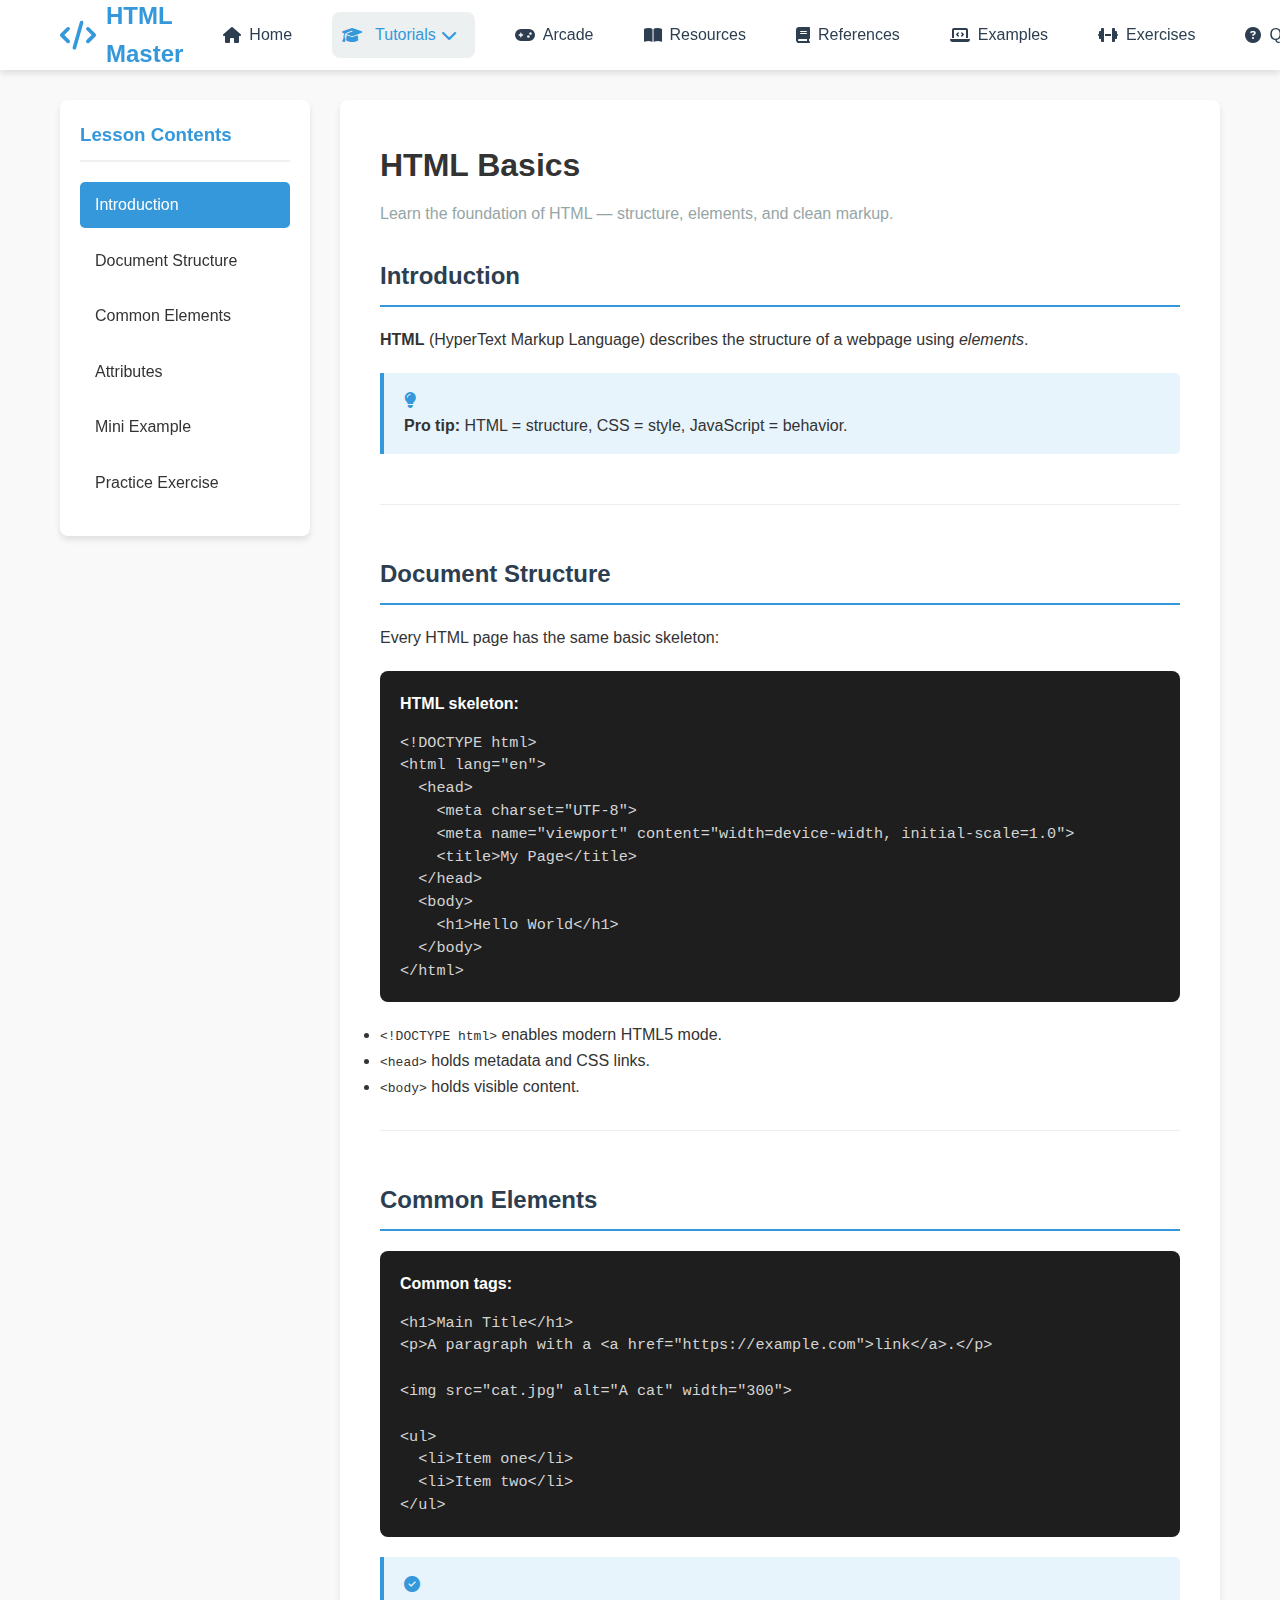
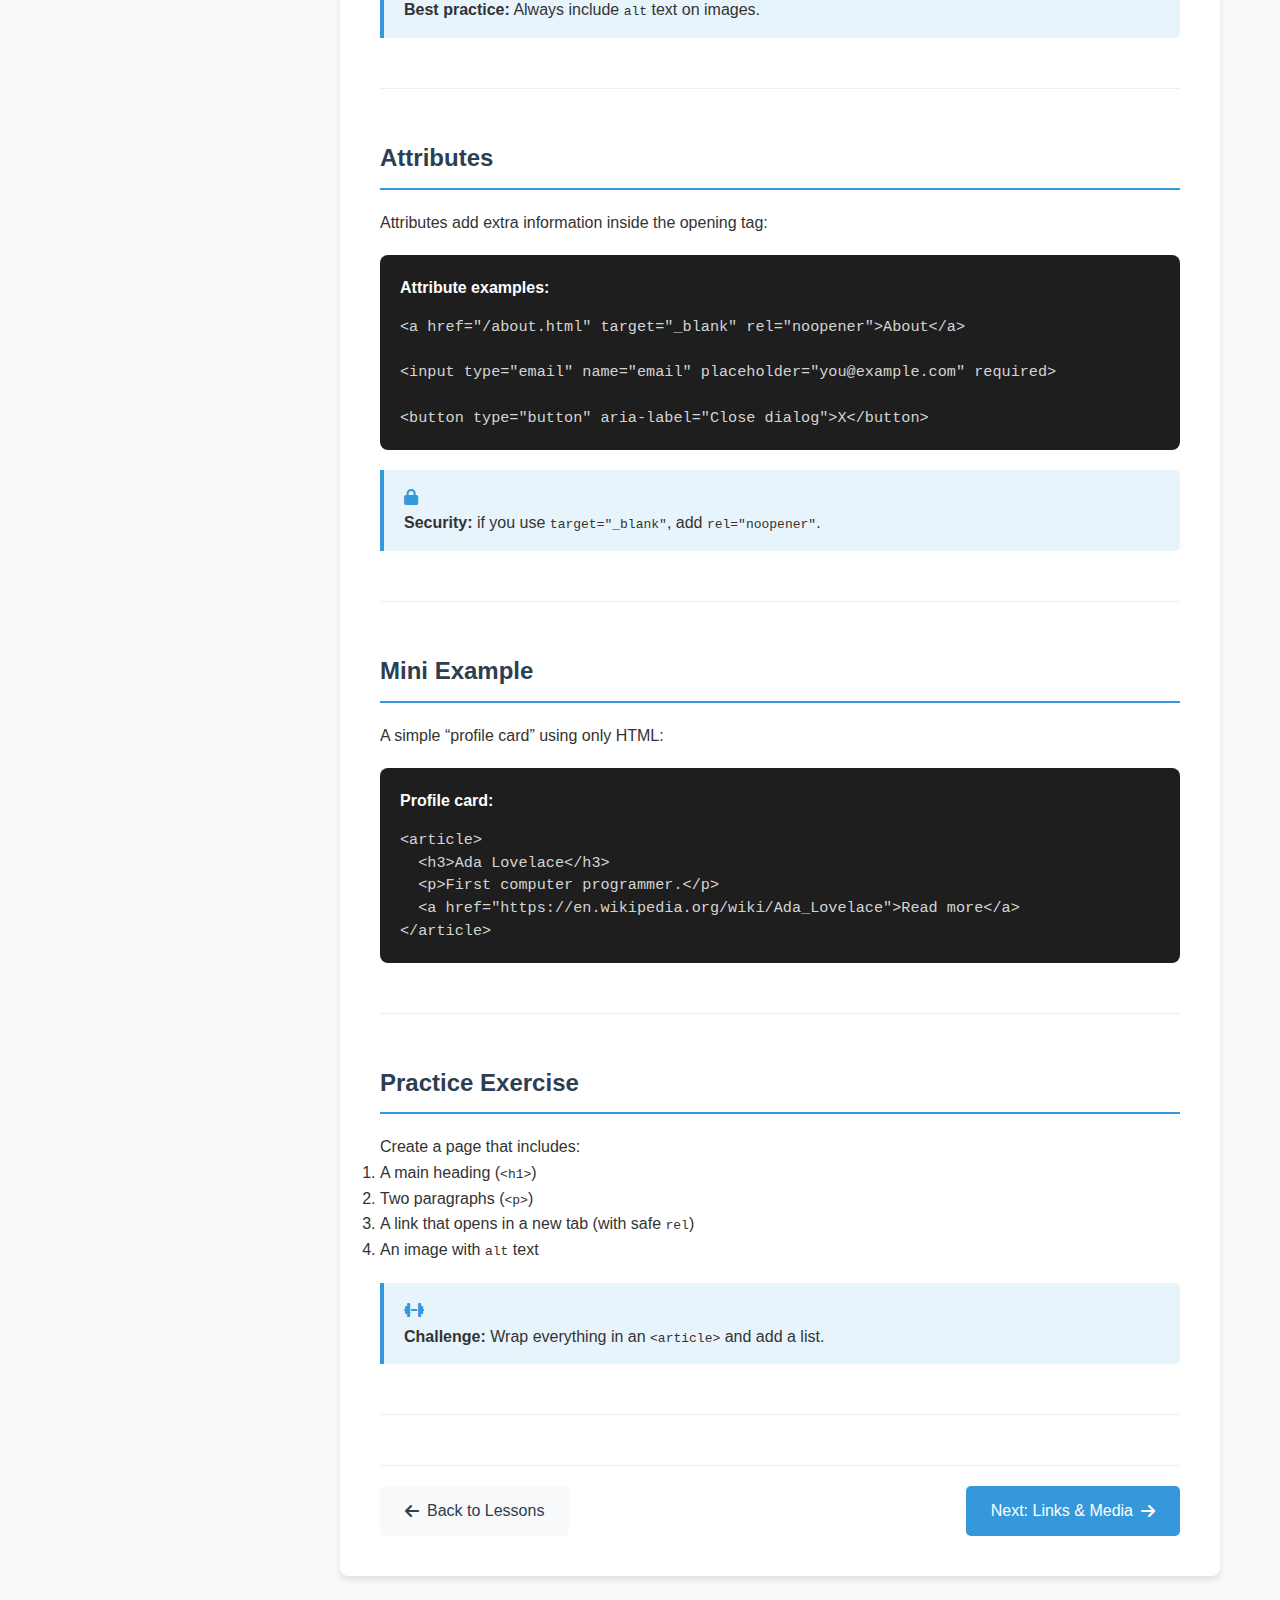
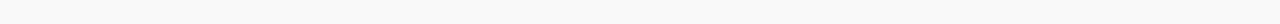
<file: lessons/basics.html>
<!DOCTYPE html>
<html lang="en">
<head>
  <meta charset="UTF-8" />
  <meta name="viewport" content="width=device-width, initial-scale=1.0" />
  <title>HTML Basics - Learn HTML</title>

  <!-- Global styles -->
  <link rel="stylesheet" href="../style.css" />
  <link rel="stylesheet" href="https://cdnjs.cloudflare.com/ajax/libs/font-awesome/6.4.0/css/all.min.css" />
  
  <!-- Add script.js for navbar functionality -->
  <script src="../script.js" defer></script>

  <!-- Lesson styles (same style pattern as tags.html) -->
  <style>
    .lesson-container {
      max-width: 1200px;
      margin: 100px auto 50px;
      padding: 0 20px;
      display: flex;
      gap: 30px;
    }

    .lesson-sidebar {
      width: 250px;
      background: white;
      border-radius: 8px;
      padding: 20px;
      box-shadow: 0 4px 6px rgba(0, 0, 0, 0.1);
      height: fit-content;
      position: sticky;
      top: 90px;
    }

    .lesson-sidebar h3 {
      color: #3498db;
      margin-bottom: 20px;
      padding-bottom: 10px;
      border-bottom: 2px solid #f0f0f0;
    }

    .lesson-nav {
      list-style: none;
    }

    .lesson-nav li {
      margin-bottom: 10px;
    }

    .lesson-nav a {
      display: block;
      padding: 10px 15px;
      text-decoration: none;
      color: #333;
      border-radius: 5px;
      transition: all 0.3s ease;
    }

    .lesson-nav a:hover,
    .lesson-nav a.active {
      background-color: #3498db;
      color: white;
    }

    .lesson-content {
      flex: 1;
      background: white;
      border-radius: 8px;
      padding: 40px;
      box-shadow: 0 4px 6px rgba(0, 0, 0, 0.1);
    }

    .lesson-section {
      margin-bottom: 50px;
      padding-bottom: 30px;
      border-bottom: 1px solid #eee;
    }

    .lesson-section h2 {
      color: #2c3e50;
      margin-bottom: 20px;
      padding-bottom: 10px;
      border-bottom: 2px solid #3498db;
    }

    .info-box {
      background-color: #e8f4fc;
      border-left: 4px solid #3498db;
      padding: 15px 20px;
      margin: 20px 0;
      border-radius: 0 5px 5px 0;
    }

    .info-box i {
      color: #3498db;
      margin-right: 10px;
    }

    .code-example {
      background: #1e1e1e;
      border-radius: 8px;
      padding: 20px;
      margin: 20px 0;
      overflow-x: auto;
    }

    .code-example h4 {
      color: white;
      margin-bottom: 15px;
    }

    .code-example code {
      color: #d4d4d4;
      font-family: "Courier New", monospace;
      font-size: 0.95rem;
      line-height: 1.5;
    }

    .lesson-navigation {
      display: flex;
      justify-content: space-between;
      margin-top: 50px;
      padding-top: 20px;
      border-top: 1px solid #eee;
    }

    .nav-btn {
      padding: 12px 25px;
      background-color: #f8f9fa;
      color: #2c3e50;
      text-decoration: none;
      border-radius: 5px;
      display: flex;
      align-items: center;
      gap: 8px;
      transition: all 0.3s ease;
    }

    .nav-btn:hover {
      background-color: #3498db;
      color: white;
    }

    .nav-btn.next {
      background-color: #3498db;
      color: white;
    }

    .nav-btn.next:hover {
      background-color: #2980b9;
    }

    @media (max-width: 992px) {
      .lesson-container {
        flex-direction: column;
      }
      .lesson-sidebar {
        width: 100%;
        position: static;
      }
    }
  </style>
</head>

<body data-lesson="basics">
  <!-- Navbar (standardized across all pages) -->
  <nav class="navbar">
    <div class="nav-container">
      <div class="logo">
        <i class="fas fa-code"></i>
        <span>HTML Master</span>
      </div>
      <ul class="nav-menu">
        <li><a href="../index.html"><i class="fas fa-home"></i> Home</a></li>
        <li class="dropdown">
          <a href="#" class="active"><i class="fas fa-graduation-cap"></i> Tutorials <i class="fas fa-chevron-down"></i></a>
          <div class="dropdown-menu">
            <div class="dropdown-column">
              <h4>HTML Basics</h4>
              <a href="basics.html#introduction"><i class="fas fa-chevron-right"></i> HTML Introduction</a>
              <a href="basics.html#structure"><i class="fas fa-chevron-right"></i> Document Structure</a>
              <a href="basics.html#elements"><i class="fas fa-chevron-right"></i> HTML Elements</a>
              <a href="basics.html#attributes"><i class="fas fa-chevron-right"></i> HTML Attributes</a>
              <a href="basics.html#headings"><i class="fas fa-chevron-right"></i> Headings & Paragraphs</a>
            </div>

            <div class="dropdown-column">
              <h4>Links & Media</h4>
              <a href="links-media.html#links"><i class="fas fa-chevron-right"></i> HTML Links</a>
              <a href="links-media.html#paths"><i class="fas fa-chevron-right"></i> Paths (Relative/Absolute)</a>
              <a href="links-media.html#images"><i class="fas fa-chevron-right"></i> HTML Images</a>
              <a href="links-media.html#audio-video"><i class="fas fa-chevron-right"></i> HTML Media</a>
              <a href="links-media.html#embed"><i class="fas fa-chevron-right"></i> HTML iframe</a>
            </div>

            <div class="dropdown-column">
              <h4>HTML Advanced</h4>
              <a href="tags.html#semantic"><i class="fas fa-chevron-right"></i> Semantic HTML</a>
              <a href="tags.html#formatting"><i class="fas fa-chevron-right"></i> Formatting Tags</a>
              <a href="advanced.html#responsive"><i class="fas fa-chevron-right"></i> Responsive HTML</a>
              <a href="advanced.html#accessibility"><i class="fas fa-chevron-right"></i> Accessibility</a>
              <a href="advanced.html#entities"><i class="fas fa-chevron-right"></i> Entities & Symbols</a>
            </div>

            <div class="dropdown-column">
              <h4>HTML Forms</h4>
              <a href="forms.html#basic-form"><i class="fas fa-chevron-right"></i> HTML Forms</a>
              <a href="forms.html#input-types"><i class="fas fa-chevron-right"></i> Input Types</a>
              <a href="forms.html#validation"><i class="fas fa-chevron-right"></i> Form Validation</a>
            </div>

            <div class="dropdown-column">
              <h4>HTML APIs</h4>
              <a href="apis.html#geolocation"><i class="fas fa-chevron-right"></i> Geolocation</a>
              <a href="apis.html#dragdrop"><i class="fas fa-chevron-right"></i> Drag &amp; Drop</a>
              <a href="apis.html#storage"><i class="fas fa-chevron-right"></i> Web Storage</a>
              <a href="apis.html#workers"><i class="fas fa-chevron-right"></i> Web Workers</a>
              <a href="apis.html#sse"><i class="fas fa-chevron-right"></i> SSE</a>
            </div>
          </div>
        </li>
        <li><a href="../arcade.html"><i class="fas fa-gamepad"></i> Arcade</a></li>
        <li><a href="../index.html#resources"><i class="fas fa-book-open"></i> Resources</a></li>
        <li><a href="reference.html"><i class="fas fa-book"></i> References</a></li>
        <li><a href="../index.html#examples"><i class="fas fa-laptop-code"></i> Examples</a></li>
        <li><a href="../index.html#exercises"><i class="fas fa-dumbbell"></i> Exercises</a></li>
        <li><a href="../index.html#quiz"><i class="fas fa-question-circle"></i> Quiz</a></li>
        <li><a href="../index.html#certificate"><i class="fas fa-award"></i> Certificate</a></li>
      </ul>
      <div class="search-box">
        <input type="text" placeholder="Search tutorials..." id="searchInput">
        <button><i class="fas fa-search"></i></button>
      </div>

      <!-- XP HUD (powered by script.js localStorage) -->
      <div class="xp-pill" title="Your XP and Level">
        <i class="fas fa-bolt"></i>
        <span>Level <span data-hm-level>1</span></span>
        <div class="xp-meter" aria-hidden="true"><div data-hm-xpbar></div></div>
        <small><span data-hm-xp>0</span> XP</small>
      </div>

      <div class="hamburger">
        <i class="fas fa-bars"></i>
      </div>
    </div>
  </nav>

  <main class="lesson-container">
    <!-- Sidebar -->
    <div class="lesson-sidebar">
      <h3>Lesson Contents</h3>
      <ul class="lesson-nav">
        <li><a href="#introduction" class="active">Introduction</a></li>
        <li><a href="#structure">Document Structure</a></li>
        <li><a href="#elements">Common Elements</a></li>
        <li><a href="#attributes">Attributes</a></li>
        <li><a href="#example">Mini Example</a></li>
        <li><a href="#practice">Practice Exercise</a></li>
      </ul>
    </div>

    <!-- Content -->
    <div class="lesson-content">
      <h1>HTML Basics</h1>
      <p style="color:#95a5a6; margin: 10px 0 30px;">
        Learn the foundation of HTML — structure, elements, and clean markup.
      </p>

      <section id="introduction" class="lesson-section">
        <h2>Introduction</h2>
        <p>
          <strong>HTML</strong> (HyperText Markup Language) describes the structure of a webpage using <em>elements</em>.
        </p>
        <div class="info-box">
          <i class="fas fa-lightbulb"></i>
          <p><strong>Pro tip:</strong> HTML = structure, CSS = style, JavaScript = behavior.</p>
        </div>
      </section>

      <section id="structure" class="lesson-section">
        <h2>Document Structure</h2>
        <p>Every HTML page has the same basic skeleton:</p>

        <div class="code-example">
          <h4>HTML skeleton:</h4>
          <pre><code>&lt;!DOCTYPE html&gt;
&lt;html lang="en"&gt;
  &lt;head&gt;
    &lt;meta charset="UTF-8"&gt;
    &lt;meta name="viewport" content="width=device-width, initial-scale=1.0"&gt;
    &lt;title&gt;My Page&lt;/title&gt;
  &lt;/head&gt;
  &lt;body&gt;
    &lt;h1&gt;Hello World&lt;/h1&gt;
  &lt;/body&gt;
&lt;/html&gt;</code></pre>
        </div>

        <ul>
          <li><code>&lt;!DOCTYPE html&gt;</code> enables modern HTML5 mode.</li>
          <li><code>&lt;head&gt;</code> holds metadata and CSS links.</li>
          <li><code>&lt;body&gt;</code> holds visible content.</li>
        </ul>
      </section>

      <section id="elements" class="lesson-section">
        <h2>Common Elements</h2>
        <div class="code-example">
          <h4>Common tags:</h4>
          <pre><code>&lt;h1&gt;Main Title&lt;/h1&gt;
&lt;p&gt;A paragraph with a &lt;a href="https://example.com"&gt;link&lt;/a&gt;.&lt;/p&gt;

&lt;img src="cat.jpg" alt="A cat" width="300"&gt;

&lt;ul&gt;
  &lt;li&gt;Item one&lt;/li&gt;
  &lt;li&gt;Item two&lt;/li&gt;
&lt;/ul&gt;</code></pre>
        </div>

        <div class="info-box">
          <i class="fas fa-circle-check"></i>
          <p><strong>Best practice:</strong> Always include <code>alt</code> text on images.</p>
        </div>
      </section>

      <section id="attributes" class="lesson-section">
        <h2>Attributes</h2>
        <p>Attributes add extra information inside the opening tag:</p>

        <div class="code-example">
          <h4>Attribute examples:</h4>
          <pre><code>&lt;a href="/about.html" target="_blank" rel="noopener"&gt;About&lt;/a&gt;

&lt;input type="email" name="email" placeholder="you@example.com" required&gt;

&lt;button type="button" aria-label="Close dialog"&gt;X&lt;/button&gt;</code></pre>
        </div>

        <div class="info-box">
          <i class="fas fa-lock"></i>
          <p><strong>Security:</strong> if you use <code>target="_blank"</code>, add <code>rel="noopener"</code>.</p>
        </div>
      </section>

      <section id="example" class="lesson-section">
        <h2>Mini Example</h2>
        <p>A simple “profile card” using only HTML:</p>

        <div class="code-example">
          <h4>Profile card:</h4>
          <pre><code>&lt;article&gt;
  &lt;h3&gt;Ada Lovelace&lt;/h3&gt;
  &lt;p&gt;First computer programmer.&lt;/p&gt;
  &lt;a href="https://en.wikipedia.org/wiki/Ada_Lovelace"&gt;Read more&lt;/a&gt;
&lt;/article&gt;</code></pre>
        </div>
      </section>

      <section id="practice" class="lesson-section">
        <h2>Practice Exercise</h2>
        <p>Create a page that includes:</p>
        <ol>
          <li>A main heading (<code>&lt;h1&gt;</code>)</li>
          <li>Two paragraphs (<code>&lt;p&gt;</code>)</li>
          <li>A link that opens in a new tab (with safe <code>rel</code>)</li>
          <li>An image with <code>alt</code> text</li>
        </ol>

        <div class="info-box">
          <i class="fas fa-dumbbell"></i>
          <p><strong>Challenge:</strong> Wrap everything in an <code>&lt;article&gt;</code> and add a list.</p>
        </div>
      </section>

      <div class="lesson-navigation">
        <a href="../index.html#lessons" class="nav-btn">
          <i class="fas fa-arrow-left"></i> Back to Lessons
        </a>
        <a href="links-media.html" class="nav-btn next">
          Next: Links & Media <i class="fas fa-arrow-right"></i>
        </a>
      </div>
    </div>
  </main>

  <script>
    // Sidebar active link while scrolling (matches the section in view)
    const links = Array.from(document.querySelectorAll(".lesson-nav a"));
    const sections = links
      .map(a => document.querySelector(a.getAttribute("href")))
      .filter(Boolean);

    function setActiveLink() {
      const y = window.scrollY + 120; // offset for fixed navbar
      let current = sections[0];
      for (const s of sections) {
        if (s.offsetTop <= y) current = s;
      }
      links.forEach(a => a.classList.remove("active"));
      const active = links.find(a => a.getAttribute("href") === `#${current.id}`);
      if (active) active.classList.add("active");
    }

    window.addEventListener("scroll", setActiveLink);
    setActiveLink();
  </script>
</body>
</html>
</file>
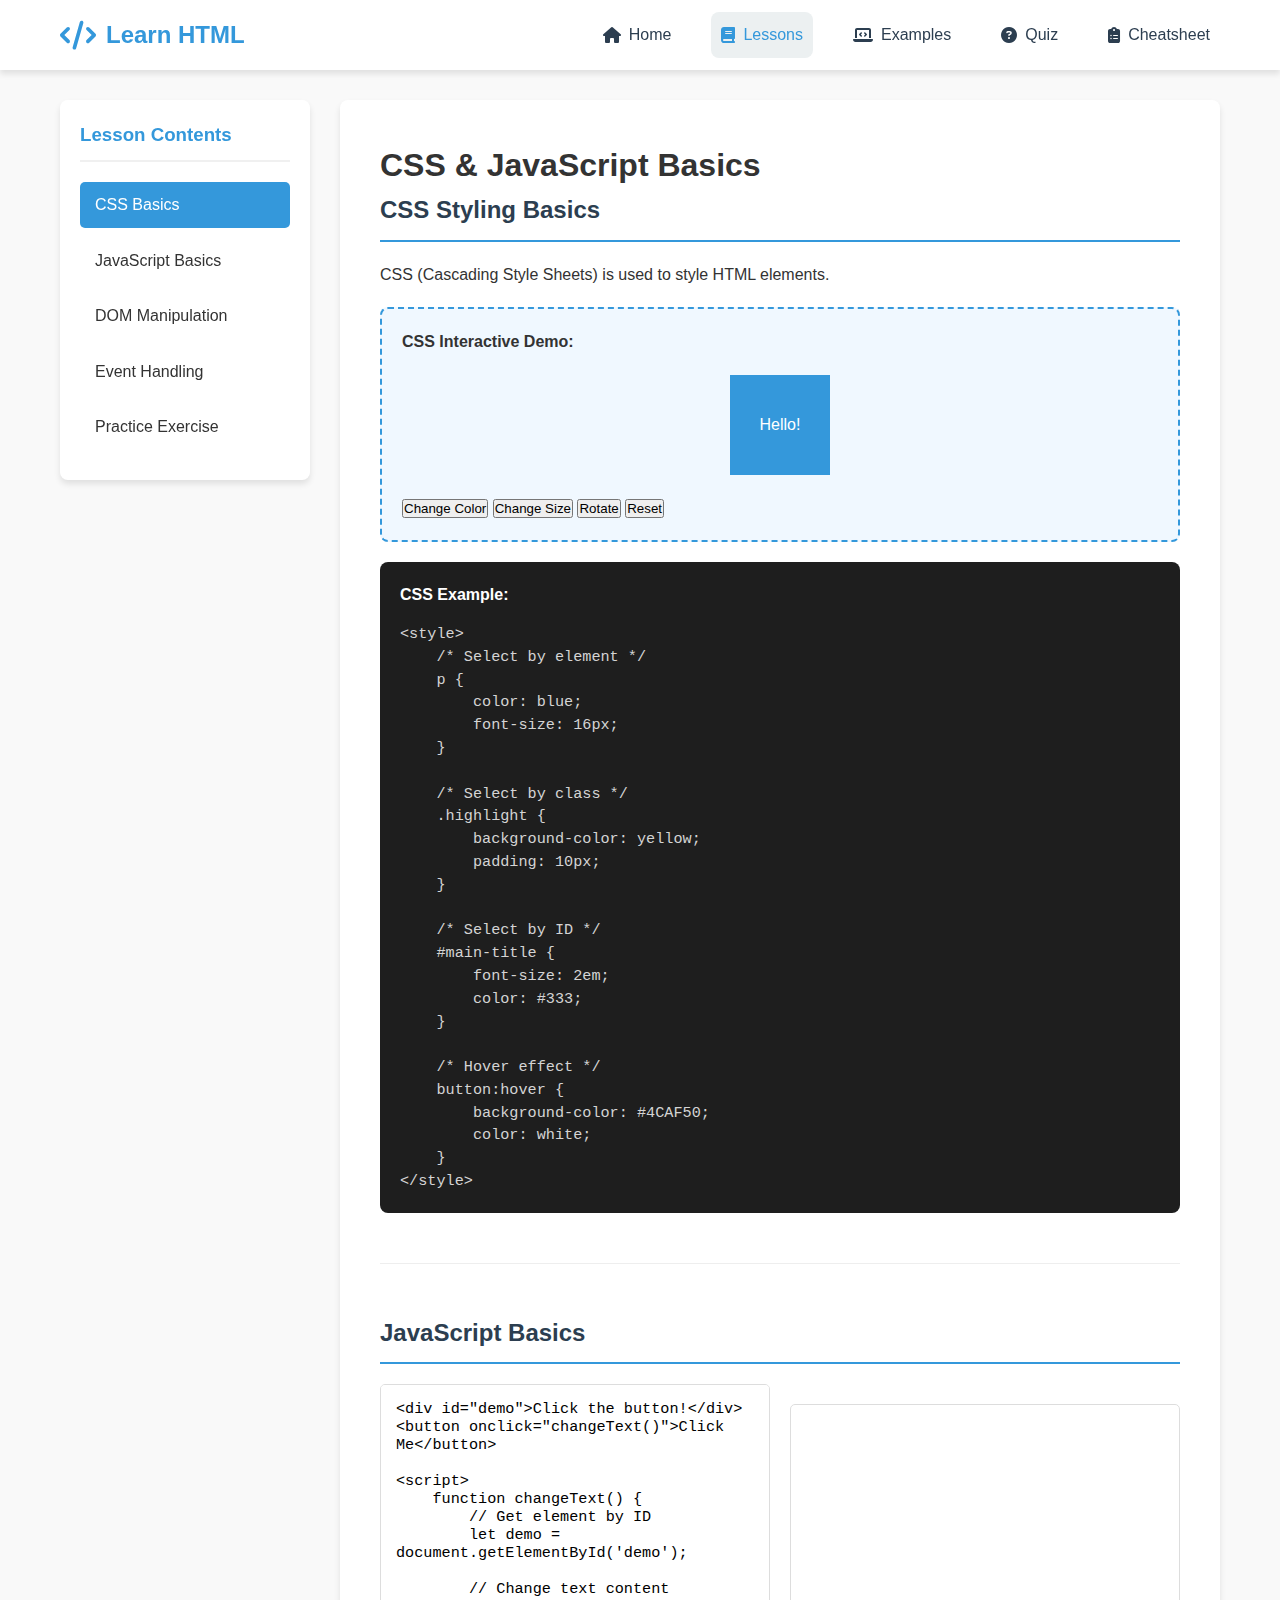
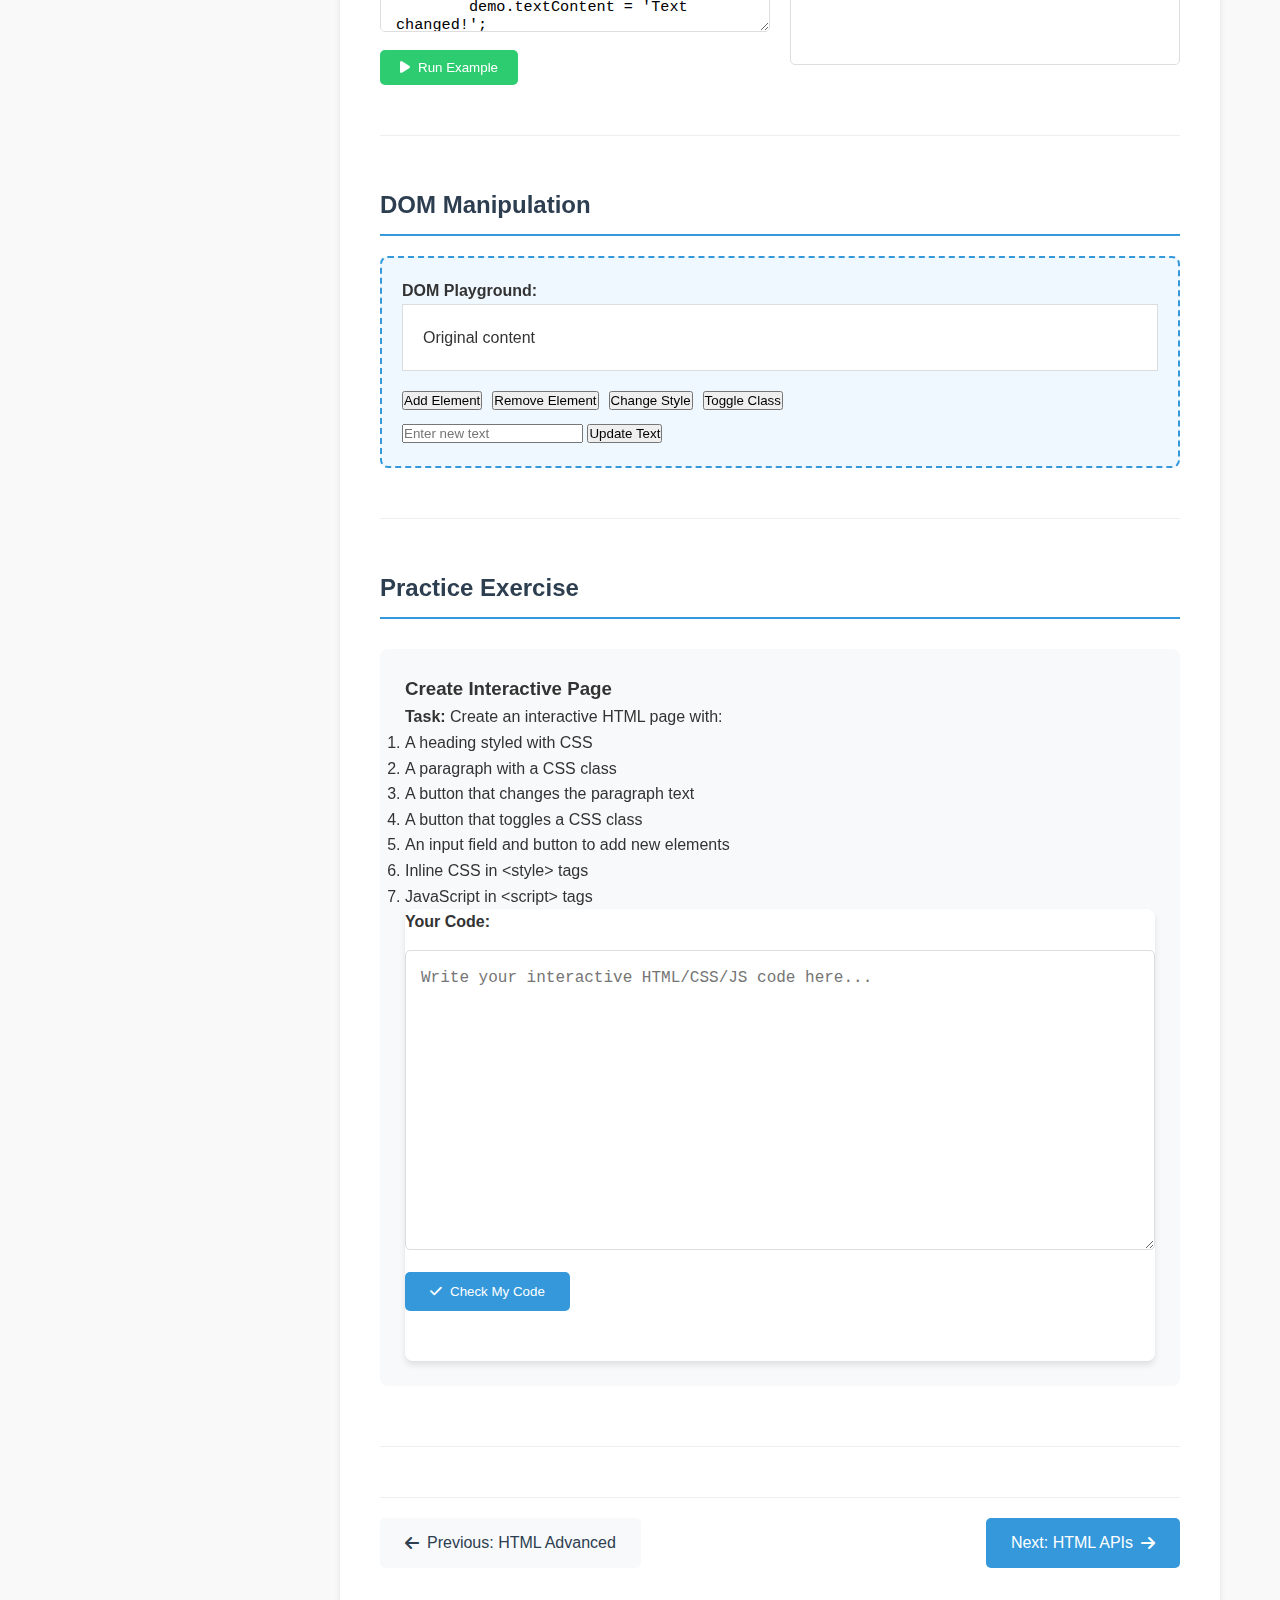
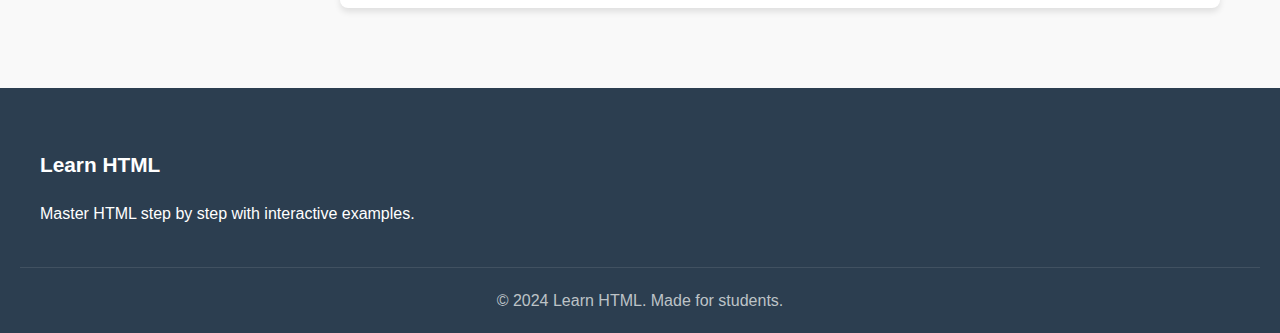
<file: lessons/css-js.html>
<!DOCTYPE html>
<html lang="en">
<head>
    <meta charset="UTF-8">
    <meta name="viewport" content="width=device-width, initial-scale=1.0">
    <title>CSS & JavaScript - Learn HTML</title>
    <link rel="stylesheet" href="../style.css">
    <link rel="stylesheet" href="https://cdnjs.cloudflare.com/ajax/libs/font-awesome/6.4.0/css/all.min.css">
    <style>
        /* Same styles as previous lessons */
        .lesson-container { max-width: 1200px; margin: 100px auto 50px; padding: 0 20px; display: flex; gap: 30px; }
        .lesson-sidebar { width: 250px; background: white; border-radius: 8px; padding: 20px; box-shadow: 0 4px 6px rgba(0,0,0,0.1); height: fit-content; position: sticky; top: 90px; }
        .lesson-content { flex: 1; background: white; border-radius: 8px; padding: 40px; box-shadow: 0 4px 6px rgba(0,0,0,0.1); }
        .lesson-section { margin-bottom: 50px; padding-bottom: 30px; border-bottom: 1px solid #eee; }
        .code-example { background: #1e1e1e; border-radius: 8px; padding: 20px; margin: 20px 0; overflow-x: auto; }
        .interactive-example { display: grid; grid-template-columns: 1fr 1fr; gap: 20px; margin: 20px 0; }
        .example-code textarea { width: 100%; padding: 15px; border: 1px solid #ddd; border-radius: 5px; font-family: 'Courier New', monospace; font-size: 0.95rem; resize: vertical; min-height: 200px; }
        .run-example-btn { margin-top: 10px; padding: 10px 20px; background-color: #2ecc71; color: white; border: none; border-radius: 5px; cursor: pointer; display: flex; align-items: center; gap: 8px; }
        .example-output { border: 1px solid #ddd; border-radius: 5px; padding: 15px; min-height: 200px; background-color: white; }
        .exercise { background-color: #f8f9fa; border-radius: 8px; padding: 25px; margin: 30px 0; }
        .exercise-editor textarea { width: 100%; padding: 15px; border: 1px solid #ddd; border-radius: 5px; font-family: 'Courier New', monospace; font-size: 0.95rem; resize: vertical; min-height: 200px; margin: 15px 0; }
        .submit-exercise-btn { padding: 12px 25px; background-color: #3498db; color: white; border: none; border-radius: 5px; cursor: pointer; display: flex; align-items: center; gap: 8px; }
        .feedback { margin-top: 20px; padding: 15px; border-radius: 5px; }
        .feedback.success { background-color: #d4edda; color: #155724; border: 1px solid #c3e6cb; }
        .feedback.warning { background-color: #fff3cd; color: #856404; border: 1px solid #ffeaa7; }
        .lesson-navigation { display: flex; justify-content: space-between; margin-top: 50px; padding-top: 20px; border-top: 1px solid #eee; }
        .nav-btn { padding: 12px 25px; background-color: #f8f9fa; color: #2c3e50; text-decoration: none; border-radius: 5px; display: flex; align-items: center; gap: 8px; transition: all 0.3s ease; }
        .nav-btn:hover { background-color: #3498db; color: white; }
        .nav-btn.next { background-color: #3498db; color: white; }
        .nav-btn.next:hover { background-color: #2980b9; }
        .interactive-demo { background: #f0f8ff; padding: 20px; border-radius: 8px; margin: 20px 0; border: 2px dashed #3498db; }
        .demo-box { width: 100px; height: 100px; background: #3498db; margin: 20px auto; display: flex; align-items: center; justify-content: center; color: white; transition: all 0.3s; }
    </style>
</head>
<body data-lesson="css-js">
    <nav class="navbar">
        <div class="nav-container">
            <div class="logo">
                <i class="fas fa-code"></i>
                <span>Learn HTML</span>
            </div>
            <ul class="nav-menu">
                <li><a href="../index.html#home"><i class="fas fa-home"></i> Home</a></li>
                <li><a href="../index.html#lessons" class="active"><i class="fas fa-book"></i> Lessons</a></li>
                <li><a href="../index.html#examples"><i class="fas fa-laptop-code"></i> Examples</a></li>
                <li><a href="../index.html#quiz"><i class="fas fa-question-circle"></i> Quiz</a></li>
                <li><a href="../index.html#cheatsheet"><i class="fas fa-clipboard-list"></i> Cheatsheet</a></li>
            </ul>
            <div class="hamburger">
                <i class="fas fa-bars"></i>
            </div>
        </div>
    </nav>

    <main class="lesson-container">
        <div class="lesson-sidebar">
            <h3>Lesson Contents</h3>
            <ul class="lesson-nav">
                <li><a href="#css-basics" class="active">CSS Basics</a></li>
                <li><a href="#javascript-basics">JavaScript Basics</a></li>
                <li><a href="#dom-manipulation">DOM Manipulation</a></li>
                <li><a href="#events">Event Handling</a></li>
                <li><a href="#practice">Practice Exercise</a></li>
            </ul>
        </div>

        <div class="lesson-content">
            <h1>CSS & JavaScript Basics</h1>
            
            <section id="css-basics" class="lesson-section">
                <h2>CSS Styling Basics</h2>
                <p>CSS (Cascading Style Sheets) is used to style HTML elements.</p>
                
                <div class="interactive-demo">
                    <h4>CSS Interactive Demo:</h4>
                    <div class="demo-box" id="cssDemoBox">Hello!</div>
                    <div style="margin-top: 20px;">
                        <button onclick="changeColor()">Change Color</button>
                        <button onclick="changeSize()">Change Size</button>
                        <button onclick="rotateBox()">Rotate</button>
                        <button onclick="resetBox()">Reset</button>
                    </div>
                </div>
                
                <div class="code-example">
                    <h4>CSS Example:</h4>
                    <pre><code>&lt;style&gt;
    /* Select by element */
    p {
        color: blue;
        font-size: 16px;
    }
    
    /* Select by class */
    .highlight {
        background-color: yellow;
        padding: 10px;
    }
    
    /* Select by ID */
    #main-title {
        font-size: 2em;
        color: #333;
    }
    
    /* Hover effect */
    button:hover {
        background-color: #4CAF50;
        color: white;
    }
&lt;/style&gt;</code></pre>
                </div>
            </section>

            <section id="javascript-basics" class="lesson-section">
                <h2>JavaScript Basics</h2>
                
                <div class="interactive-example">
                    <div class="example-code">
                        <textarea id="jsExample" rows="12">&lt;div id="demo"&gt;Click the button!&lt;/div&gt;
&lt;button onclick="changeText()"&gt;Click Me&lt;/button&gt;

&lt;script&gt;
    function changeText() {
        // Get element by ID
        let demo = document.getElementById('demo');
        
        // Change text content
        demo.textContent = 'Text changed!';
        
        // Change style
        demo.style.color = 'red';
        demo.style.fontSize = '20px';
        demo.style.backgroundColor = '#f0f0f0';
        demo.style.padding = '10px';
    }
&lt;/script&gt;</textarea>
                        <button onclick="runExample('jsExample')" class="run-example-btn">
                            <i class="fas fa-play"></i> Run Example
                        </button>
                    </div>
                    <div class="example-output" id="jsOutput"></div>
                </div>
            </section>

            <section id="dom-manipulation" class="lesson-section">
                <h2>DOM Manipulation</h2>
                
                <div class="interactive-demo">
                    <h4>DOM Playground:</h4>
                    <div id="domPlayground" style="padding: 20px; background: #fff; border: 1px solid #ddd;">
                        <p>Original content</p>
                    </div>
                    <div style="margin-top: 20px; display: flex; gap: 10px; flex-wrap: wrap;">
                        <button onclick="addElement()">Add Element</button>
                        <button onclick="removeElement()">Remove Element</button>
                        <button onclick="changeStyle()">Change Style</button>
                        <button onclick="toggleClass()">Toggle Class</button>
                    </div>
                    <div style="margin-top: 10px;">
                        <input type="text" id="newText" placeholder="Enter new text">
                        <button onclick="updateText()">Update Text</button>
                    </div>
                </div>
            </section>

            <section id="practice" class="lesson-section">
                <h2>Practice Exercise</h2>
                
                <div class="exercise">
                    <h3>Create Interactive Page</h3>
                    <p><strong>Task:</strong> Create an interactive HTML page with:</p>
                    <ol>
                        <li>A heading styled with CSS</li>
                        <li>A paragraph with a CSS class</li>
                        <li>A button that changes the paragraph text</li>
                        <li>A button that toggles a CSS class</li>
                        <li>An input field and button to add new elements</li>
                        <li>Inline CSS in &lt;style&gt; tags</li>
                        <li>JavaScript in &lt;script&gt; tags</li>
                    </ol>
                    
                    <div class="exercise-editor">
                        <h4>Your Code:</h4>
                        <textarea id="exerciseCode" rows="15" placeholder="Write your interactive HTML/CSS/JS code here..."></textarea>
                        <button onclick="checkExercise()" class="submit-exercise-btn">
                            <i class="fas fa-check"></i> Check My Code
                        </button>
                        <div id="exerciseFeedback" class="feedback"></div>
                    </div>
                </div>
            </section>

            <div class="lesson-navigation">
                <a href="advanced.html" class="nav-btn">
                    <i class="fas fa-arrow-left"></i> Previous: HTML Advanced
                </a>
                <a href="apis.html" class="nav-btn next">
                    Next: HTML APIs <i class="fas fa-arrow-right"></i>
                </a>
            </div>
        </div>
    </main>

    <footer class="footer">
        <div class="footer-content">
            <div class="footer-section">
                <h3>Learn HTML</h3>
                <p>Master HTML step by step with interactive examples.</p>
            </div>
        </div>
        <div class="footer-bottom">
            <p>&copy; 2024 Learn HTML. Made for students.</p>
        </div>
    </footer>

    <script>
        function runExample(textareaId) {
            const code = document.getElementById(textareaId).value;
            const outputId = textareaId.replace('Example', 'Output');
            const outputDiv = document.getElementById(outputId);
            outputDiv.innerHTML = code;
            
            // Execute any scripts in the output
            const scripts = outputDiv.getElementsByTagName('script');
            for (let script of scripts) {
                eval(script.innerHTML);
            }
        }

        // CSS Demo Functions
        let rotation = 0;
        function changeColor() {
            const box = document.getElementById('cssDemoBox');
            const colors = ['#3498db', '#2ecc71', '#e74c3c', '#f39c12', '#9b59b6'];
            box.style.backgroundColor = colors[Math.floor(Math.random() * colors.length)];
        }
        
        function changeSize() {
            const box = document.getElementById('cssDemoBox');
            const size = Math.floor(Math.random() * 100) + 100;
            box.style.width = size + 'px';
            box.style.height = size + 'px';
        }
        
        function rotateBox() {
            const box = document.getElementById('cssDemoBox');
            rotation += 45;
            box.style.transform = `rotate(${rotation}deg)`;
        }
        
        function resetBox() {
            const box = document.getElementById('cssDemoBox');
            box.style = '';
            rotation = 0;
        }

        // DOM Playground Functions
        let elementCount = 1;
        function addElement() {
            const playground = document.getElementById('domPlayground');
            const newElement = document.createElement('div');
            newElement.className = 'dom-element';
            newElement.textContent = `New Element ${elementCount++}`;
            newElement.style.padding = '10px';
            newElement.style.margin = '5px';
            newElement.style.background = '#e0e0e0';
            playground.appendChild(newElement);
        }
        
        function removeElement() {
            const playground = document.getElementById('domPlayground');
            const elements = playground.getElementsByClassName('dom-element');
            if (elements.length > 0) {
                playground.removeChild(elements[elements.length - 1]);
            }
        }
        
        function changeStyle() {
            const elements = document.getElementsByClassName('dom-element');
            for (let element of elements) {
                element.style.background = '#3498db';
                element.style.color = 'white';
            }
        }
        
        function toggleClass() {
            const elements = document.getElementsByClassName('dom-element');
            for (let element of elements) {
                element.classList.toggle('highlighted');
                if (element.classList.contains('highlighted')) {
                    element.style.border = '2px solid #e74c3c';
                } else {
                    element.style.border = '';
                }
            }
        }
        
        function updateText() {
            const newText = document.getElementById('newText').value;
            if (newText) {
                const elements = document.getElementsByClassName('dom-element');
                if (elements.length > 0) {
                    elements[0].textContent = newText;
                }
            }
        }

        function checkExercise() {
            const code = document.getElementById('exerciseCode').value;
            const feedback = document.getElementById('exerciseFeedback');
            
            let score = 0;
            let comments = [];
            
            if (code.includes('<style>') || code.includes('style=')) score++;
            else comments.push("Add CSS styling (either &lt;style&gt; tags or inline styles)");
            
            if (code.includes('<script>') || code.includes('onclick=')) score++;
            else comments.push("Add JavaScript (either &lt;script&gt; tags or inline events)");
            
            if (code.includes('onclick') || code.includes('addEventListener')) score++;
            else comments.push("Add button click functionality");
            
            if (code.includes('getElementById') || code.includes('querySelector')) score++;
            else comments.push("Use DOM manipulation methods");
            
            if (code.includes('class=') || code.includes('.className')) score++;
            else comments.push("Use CSS classes");
            
            if (code.includes('textContent') || code.includes('innerHTML')) score++;
            else comments.push("Change text content dynamically");
            
            if (score >= 4) {
                feedback.innerHTML = `
                    <div class="success">
                        <i class="fas fa-check-circle"></i>
                        <strong>Great job!</strong> You've created an interactive page!
                        <p>Try running your code in the editor to see it in action.</p>
                    </div>
                `;
            } else {
                feedback.innerHTML = `
                    <div class="warning">
                        <i class="fas fa-exclamation-triangle"></i>
                        <strong>Keep going!</strong> You got ${score}/6 requirements.
                        <ul>${comments.map(c => `<li>${c}</li>`).join('')}</ul>
                    </div>
                `;
            }
        }
    </script>
</body>
</html>
</file>
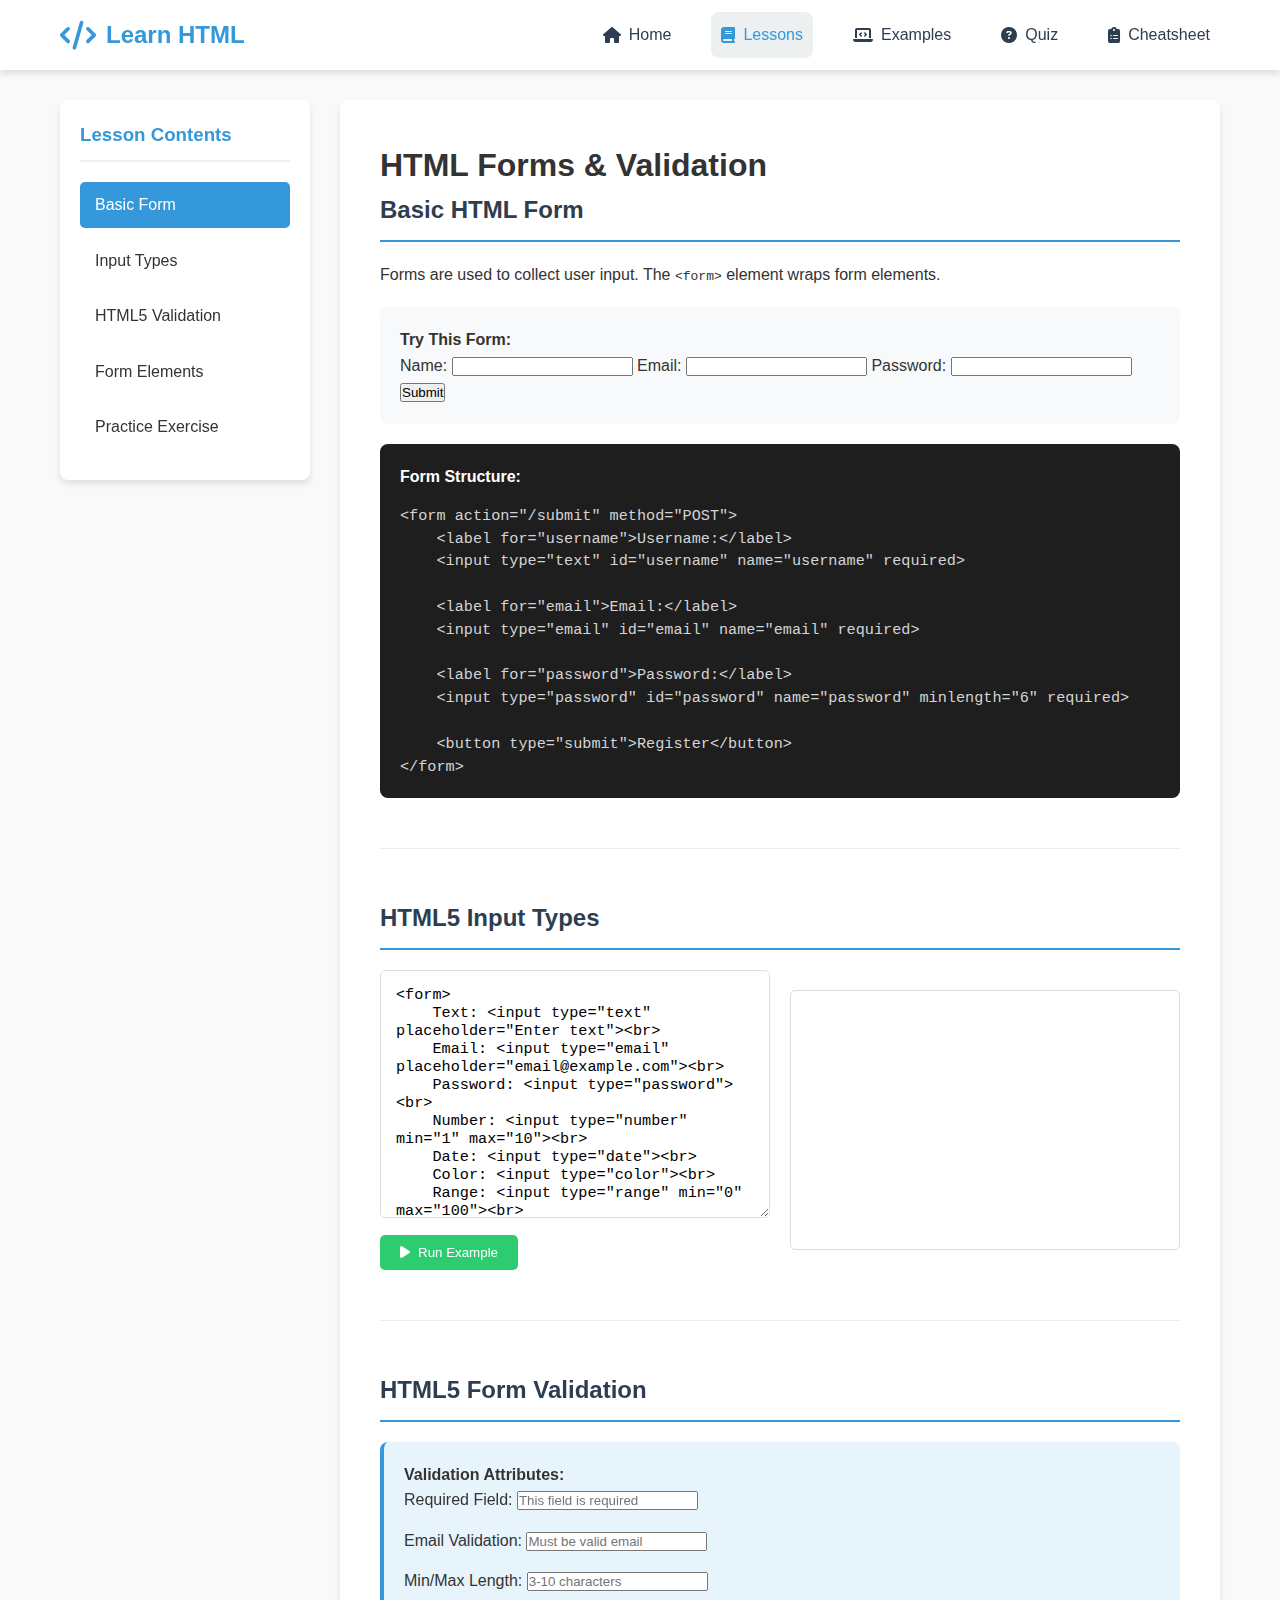
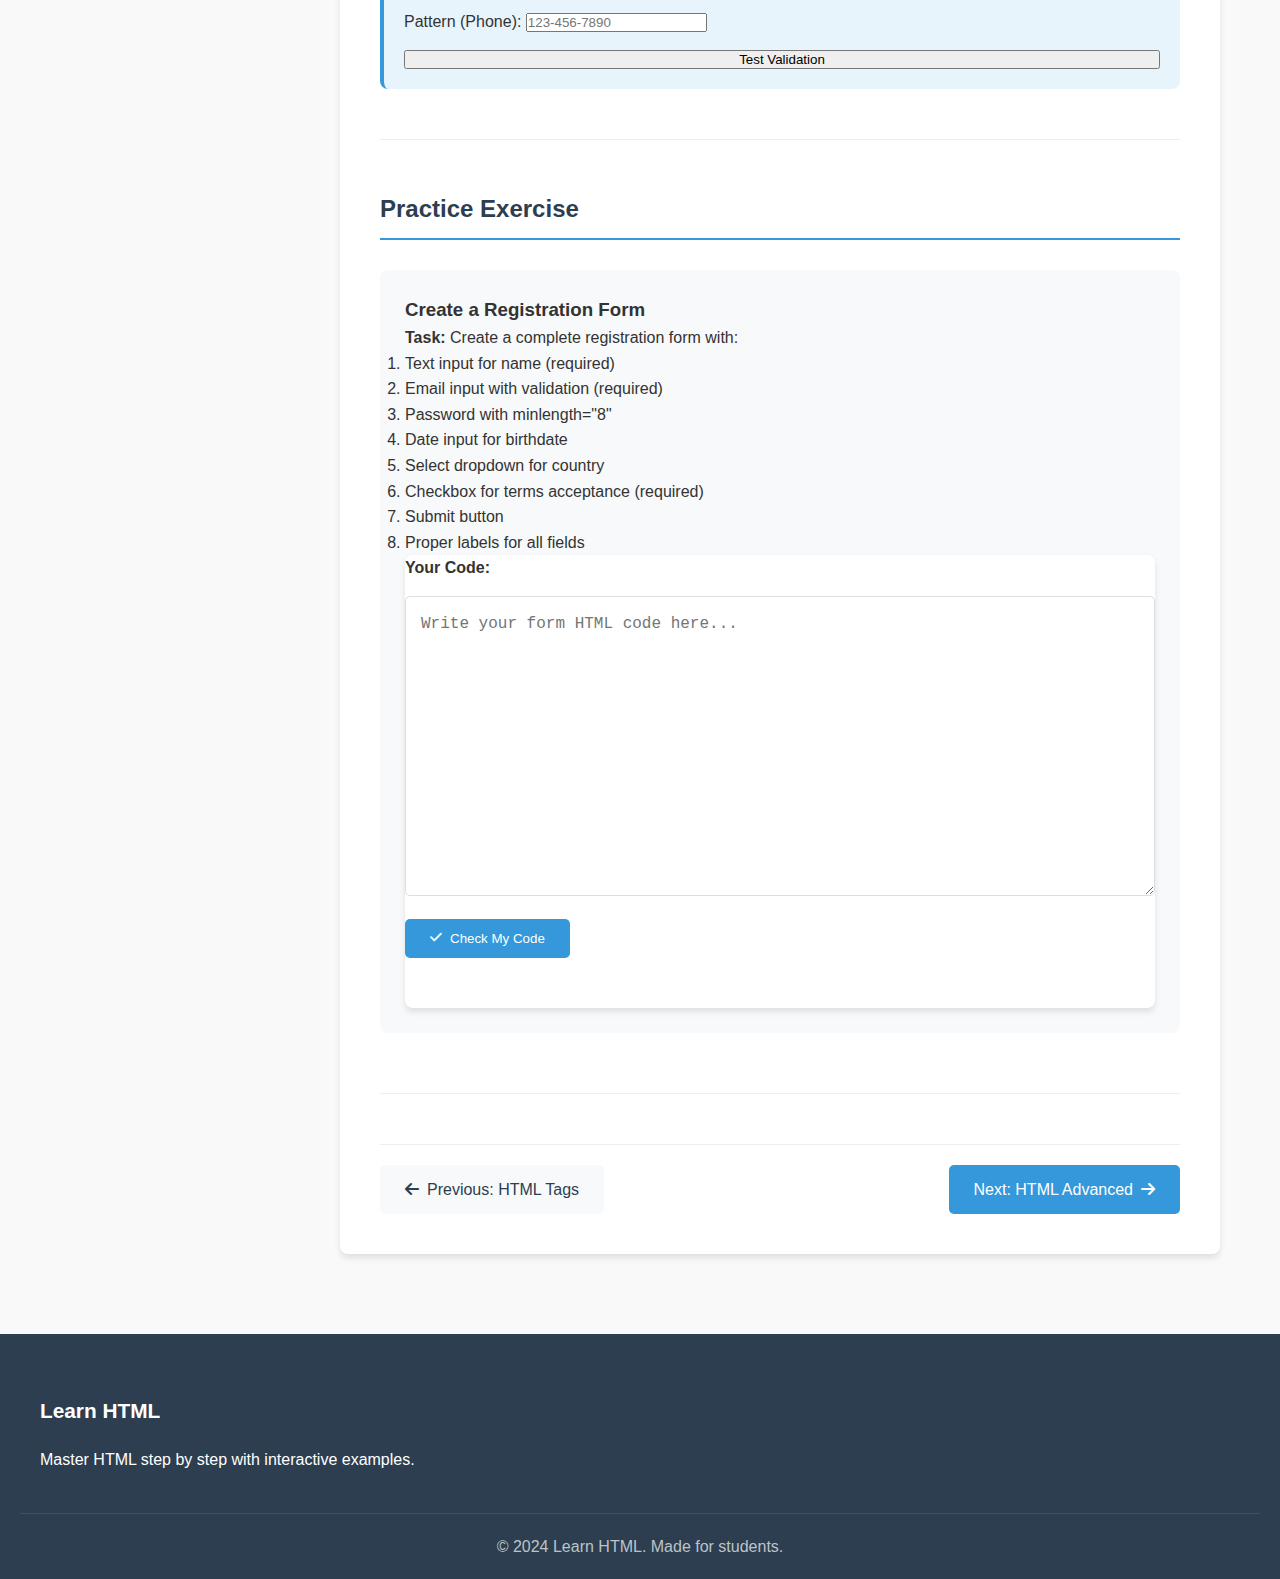
<file: lessons/forms.html>
<!DOCTYPE html>
<html lang="en">
<head>
    <meta charset="UTF-8">
    <meta name="viewport" content="width=device-width, initial-scale=1.0">
    <title>HTML Forms - Learn HTML</title>
    <link rel="stylesheet" href="../style.css">
    <link rel="stylesheet" href="https://cdnjs.cloudflare.com/ajax/libs/font-awesome/6.4.0/css/all.min.css">
    <style>
        /* Same styles as tags.html - copy the style section from above */
        .lesson-container { max-width: 1200px; margin: 100px auto 50px; padding: 0 20px; display: flex; gap: 30px; }
        .lesson-sidebar { width: 250px; background: white; border-radius: 8px; padding: 20px; box-shadow: 0 4px 6px rgba(0,0,0,0.1); height: fit-content; position: sticky; top: 90px; }
        .lesson-content { flex: 1; background: white; border-radius: 8px; padding: 40px; box-shadow: 0 4px 6px rgba(0,0,0,0.1); }
        .lesson-section { margin-bottom: 50px; padding-bottom: 30px; border-bottom: 1px solid #eee; }
        .code-example { background: #1e1e1e; border-radius: 8px; padding: 20px; margin: 20px 0; overflow-x: auto; }
        .interactive-example { display: grid; grid-template-columns: 1fr 1fr; gap: 20px; margin: 20px 0; }
        .example-code textarea { width: 100%; padding: 15px; border: 1px solid #ddd; border-radius: 5px; font-family: 'Courier New', monospace; font-size: 0.95rem; resize: vertical; min-height: 200px; }
        .run-example-btn { margin-top: 10px; padding: 10px 20px; background-color: #2ecc71; color: white; border: none; border-radius: 5px; cursor: pointer; display: flex; align-items: center; gap: 8px; }
        .example-output { border: 1px solid #ddd; border-radius: 5px; padding: 15px; min-height: 200px; background-color: white; }
        .exercise { background-color: #f8f9fa; border-radius: 8px; padding: 25px; margin: 30px 0; }
        .exercise-editor textarea { width: 100%; padding: 15px; border: 1px solid #ddd; border-radius: 5px; font-family: 'Courier New', monospace; font-size: 0.95rem; resize: vertical; min-height: 200px; margin: 15px 0; }
        .submit-exercise-btn { padding: 12px 25px; background-color: #3498db; color: white; border: none; border-radius: 5px; cursor: pointer; display: flex; align-items: center; gap: 8px; }
        .feedback { margin-top: 20px; padding: 15px; border-radius: 5px; }
        .feedback.success { background-color: #d4edda; color: #155724; border: 1px solid #c3e6cb; }
        .feedback.warning { background-color: #fff3cd; color: #856404; border: 1px solid #ffeaa7; }
        .lesson-navigation { display: flex; justify-content: space-between; margin-top: 50px; padding-top: 20px; border-top: 1px solid #eee; }
        .nav-btn { padding: 12px 25px; background-color: #f8f9fa; color: #2c3e50; text-decoration: none; border-radius: 5px; display: flex; align-items: center; gap: 8px; transition: all 0.3s ease; }
        .nav-btn:hover { background-color: #3498db; color: white; }
        .nav-btn.next { background-color: #3498db; color: white; }
        .nav-btn.next:hover { background-color: #2980b9; }
        .form-example { background: #f8f9fa; padding: 20px; border-radius: 8px; margin: 20px 0; }
        .validation-demo { background: #e8f4fc; padding: 20px; border-radius: 8px; margin: 20px 0; border-left: 4px solid #3498db; }
    </style>
</head>
<body data-lesson="forms">
    <nav class="navbar">
        <div class="nav-container">
            <div class="logo">
                <i class="fas fa-code"></i>
                <span>Learn HTML</span>
            </div>
            <ul class="nav-menu">
                <li><a href="../index.html#home"><i class="fas fa-home"></i> Home</a></li>
                <li><a href="../index.html#lessons" class="active"><i class="fas fa-book"></i> Lessons</a></li>
                <li><a href="../index.html#examples"><i class="fas fa-laptop-code"></i> Examples</a></li>
                <li><a href="../index.html#quiz"><i class="fas fa-question-circle"></i> Quiz</a></li>
                <li><a href="../index.html#cheatsheet"><i class="fas fa-clipboard-list"></i> Cheatsheet</a></li>
            </ul>
            <div class="hamburger">
                <i class="fas fa-bars"></i>
            </div>
        </div>
    </nav>

    <main class="lesson-container">
        <div class="lesson-sidebar">
            <h3>Lesson Contents</h3>
            <ul class="lesson-nav">
                <li><a href="#basic-form" class="active">Basic Form</a></li>
                <li><a href="#input-types">Input Types</a></li>
                <li><a href="#validation">HTML5 Validation</a></li>
                <li><a href="#form-elements">Form Elements</a></li>
                <li><a href="#practice">Practice Exercise</a></li>
            </ul>
        </div>

        <div class="lesson-content">
            <h1>HTML Forms & Validation</h1>
            
            <section id="basic-form" class="lesson-section">
                <h2>Basic HTML Form</h2>
                <p>Forms are used to collect user input. The <code>&lt;form&gt;</code> element wraps form elements.</p>
                
                <div class="form-example">
                    <h4>Try This Form:</h4>
                    <form id="demoForm" onsubmit="return validateForm()">
                        <label for="name">Name:</label>
                        <input type="text" id="name" name="name" required>
                        
                        <label for="email">Email:</label>
                        <input type="email" id="email" name="email" required>
                        
                        <label for="password">Password:</label>
                        <input type="password" id="password" name="password" minlength="6" required>
                        
                        <button type="submit">Submit</button>
                    </form>
                    <p id="formResult"></p>
                </div>
                
                <div class="code-example">
                    <h4>Form Structure:</h4>
                    <pre><code>&lt;form action="/submit" method="POST"&gt;
    &lt;label for="username"&gt;Username:&lt;/label&gt;
    &lt;input type="text" id="username" name="username" required&gt;
    
    &lt;label for="email"&gt;Email:&lt;/label&gt;
    &lt;input type="email" id="email" name="email" required&gt;
    
    &lt;label for="password"&gt;Password:&lt;/label&gt;
    &lt;input type="password" id="password" name="password" minlength="6" required&gt;
    
    &lt;button type="submit"&gt;Register&lt;/button&gt;
&lt;/form&gt;</code></pre>
                </div>
            </section>

            <section id="input-types" class="lesson-section">
                <h2>HTML5 Input Types</h2>
                
                <div class="interactive-example">
                    <div class="example-code">
                        <textarea id="inputTypesExample" rows="12">&lt;form&gt;
    Text: &lt;input type="text" placeholder="Enter text"&gt;&lt;br&gt;
    Email: &lt;input type="email" placeholder="email@example.com"&gt;&lt;br&gt;
    Password: &lt;input type="password"&gt;&lt;br&gt;
    Number: &lt;input type="number" min="1" max="10"&gt;&lt;br&gt;
    Date: &lt;input type="date"&gt;&lt;br&gt;
    Color: &lt;input type="color"&gt;&lt;br&gt;
    Range: &lt;input type="range" min="0" max="100"&gt;&lt;br&gt;
    File: &lt;input type="file"&gt;
&lt;/form&gt;</textarea>
                        <button onclick="runExample('inputTypesExample')" class="run-example-btn">
                            <i class="fas fa-play"></i> Run Example
                        </button>
                    </div>
                    <div class="example-output" id="inputTypesOutput"></div>
                </div>
            </section>

            <section id="validation" class="lesson-section">
                <h2>HTML5 Form Validation</h2>
                
                <div class="validation-demo">
                    <h4>Validation Attributes:</h4>
                    <form id="validationDemo" style="display: grid; gap: 15px;">
                        <div>
                            <label>Required Field:</label>
                            <input type="text" required placeholder="This field is required">
                        </div>
                        <div>
                            <label>Email Validation:</label>
                            <input type="email" required placeholder="Must be valid email">
                        </div>
                        <div>
                            <label>Min/Max Length:</label>
                            <input type="text" minlength="3" maxlength="10" placeholder="3-10 characters">
                        </div>
                        <div>
                            <label>Pattern (Phone):</label>
                            <input type="text" pattern="[0-9]{3}-[0-9]{3}-[0-9]{4}" placeholder="123-456-7890">
                        </div>
                        <button type="submit">Test Validation</button>
                    </form>
                </div>
            </section>

            <section id="practice" class="lesson-section">
                <h2>Practice Exercise</h2>
                
                <div class="exercise">
                    <h3>Create a Registration Form</h3>
                    <p><strong>Task:</strong> Create a complete registration form with:</p>
                    <ol>
                        <li>Text input for name (required)</li>
                        <li>Email input with validation (required)</li>
                        <li>Password with minlength="8"</li>
                        <li>Date input for birthdate</li>
                        <li>Select dropdown for country</li>
                        <li>Checkbox for terms acceptance (required)</li>
                        <li>Submit button</li>
                        <li>Proper labels for all fields</li>
                    </ol>
                    
                    <div class="exercise-editor">
                        <h4>Your Code:</h4>
                        <textarea id="exerciseCode" rows="15" placeholder="Write your form HTML code here..."></textarea>
                        <button onclick="checkExercise()" class="submit-exercise-btn">
                            <i class="fas fa-check"></i> Check My Code
                        </button>
                        <div id="exerciseFeedback" class="feedback"></div>
                    </div>
                </div>
            </section>

            <div class="lesson-navigation">
                <a href="tags.html" class="nav-btn">
                    <i class="fas fa-arrow-left"></i> Previous: HTML Tags
                </a>
                <a href="advanced.html" class="nav-btn next">
                    Next: HTML Advanced <i class="fas fa-arrow-right"></i>
                </a>
            </div>
        </div>
    </main>

    <footer class="footer">
        <div class="footer-content">
            <div class="footer-section">
                <h3>Learn HTML</h3>
                <p>Master HTML step by step with interactive examples.</p>
            </div>
        </div>
        <div class="footer-bottom">
            <p>&copy; 2024 Learn HTML. Made for students.</p>
        </div>
    </footer>

    <script>
        function runExample(textareaId) {
            const code = document.getElementById(textareaId).value;
            const outputId = textareaId.replace('Example', 'Output');
            const outputDiv = document.getElementById(outputId);
            outputDiv.innerHTML = code;
        }

        function validateForm() {
            const form = document.getElementById('demoForm');
            if (form.checkValidity()) {
                document.getElementById('formResult').innerHTML = 
                    '<div class="success">Form submitted successfully!</div>';
                return false; // Prevent actual submission
            }
            return false;
        }

        document.getElementById('validationDemo').onsubmit = function(e) {
            e.preventDefault();
            alert('All validations passed! (In a real form, this would submit)');
        };

        function checkExercise() {
            const code = document.getElementById('exerciseCode').value;
            const feedback = document.getElementById('exerciseFeedback');
            
            let score = 0;
            let comments = [];
            
            if (code.includes('type="text"') && code.includes('required')) score++;
            else comments.push("Add a required text input for name");
            
            if (code.includes('type="email"') && code.includes('required')) score++;
            else comments.push("Add a required email input");
            
            if (code.includes('type="password"') && code.includes('minlength="8"')) score++;
            else comments.push("Add password input with minlength='8'");
            
            if (code.includes('type="date"')) score++;
            else comments.push("Add a date input");
            
            if (code.includes('<select>')) score++;
            else comments.push("Add a select dropdown");
            
            if (code.includes('type="checkbox"') && code.includes('required')) score++;
            else comments.push("Add a required checkbox for terms");
            
            if (code.includes('type="submit"')) score++;
            else comments.push("Add a submit button");
            
            if (score >= 6) {
                feedback.innerHTML = `
                    <div class="success">
                        <i class="fas fa-check-circle"></i>
                        <strong>Excellent!</strong> You've created a complete registration form!
                    </div>
                `;
            } else {
                feedback.innerHTML = `
                    <div class="warning">
                        <i class="fas fa-exclamation-triangle"></i>
                        <strong>Good start!</strong> You got ${score}/7 requirements.
                        <ul>${comments.map(c => `<li>${c}</li>`).join('')}</ul>
                    </div>
                `;
            }
        }
    </script>
</body>
</html>
</file>
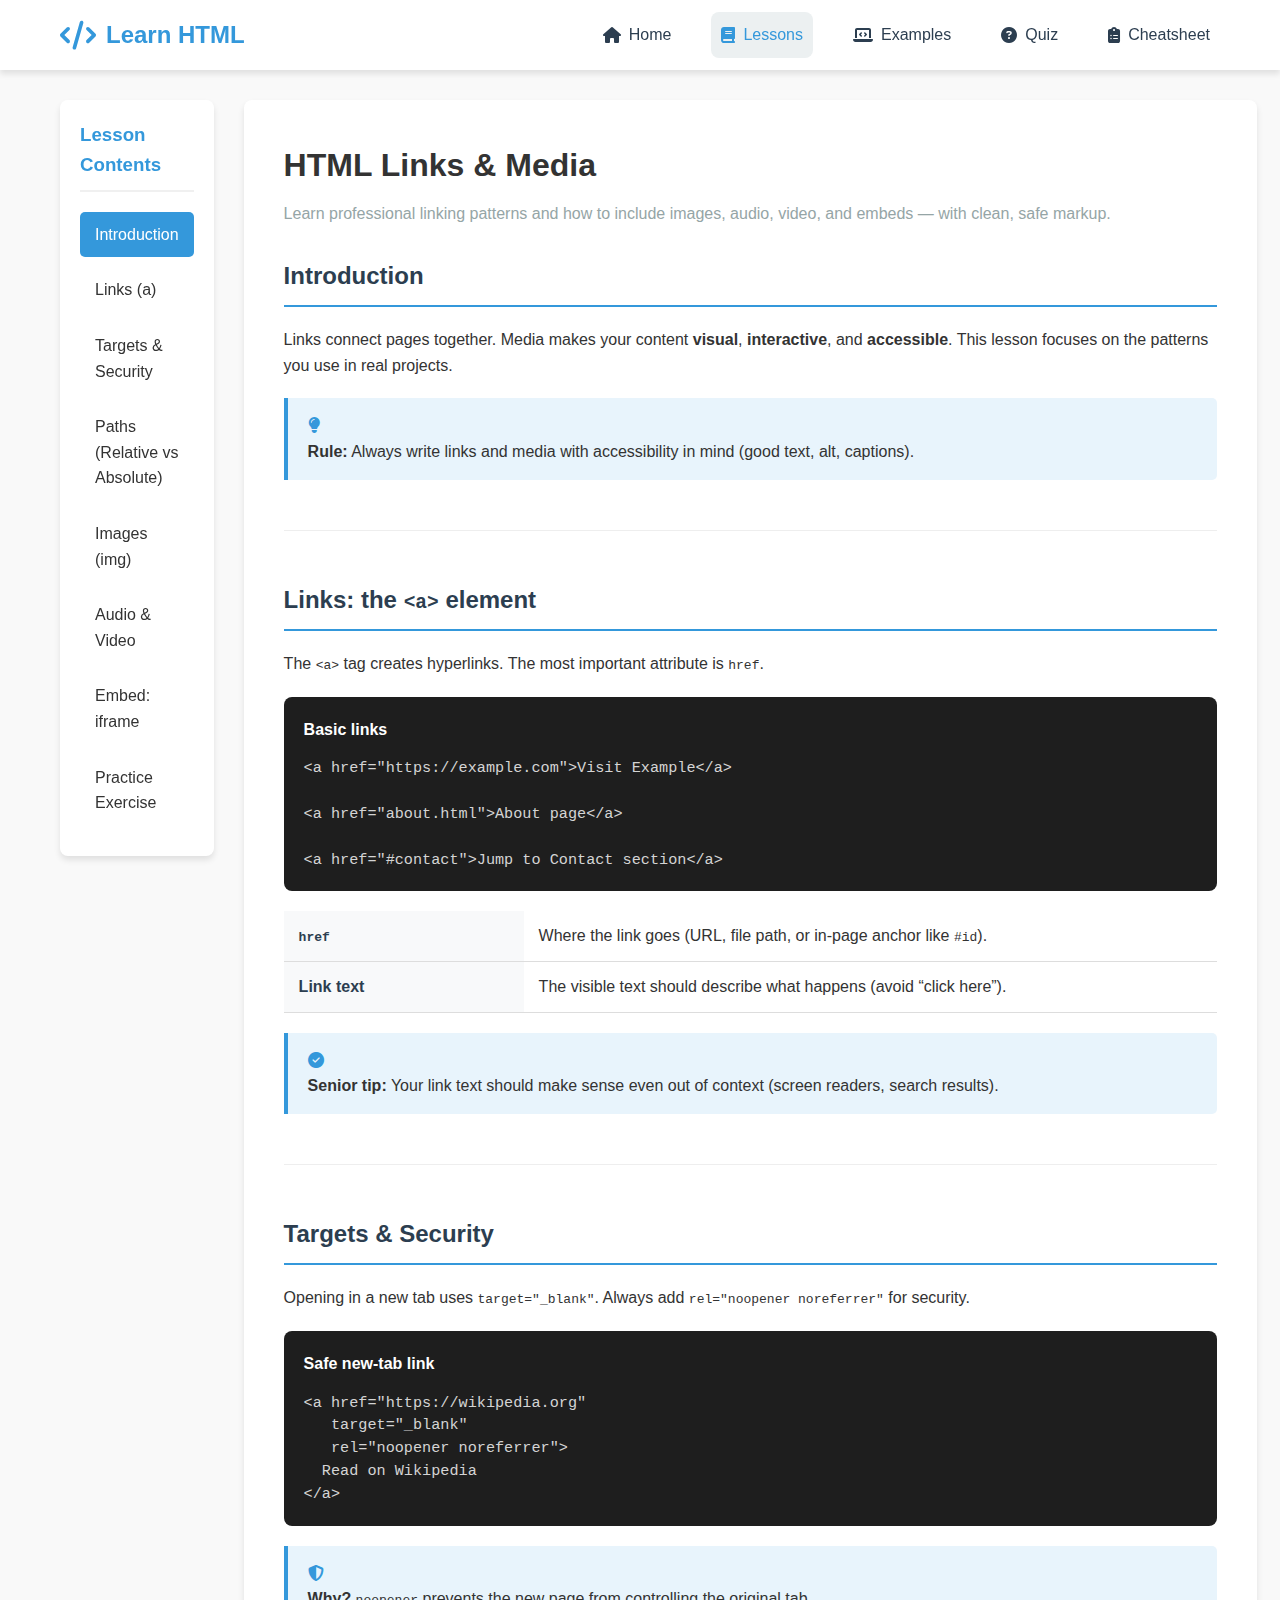
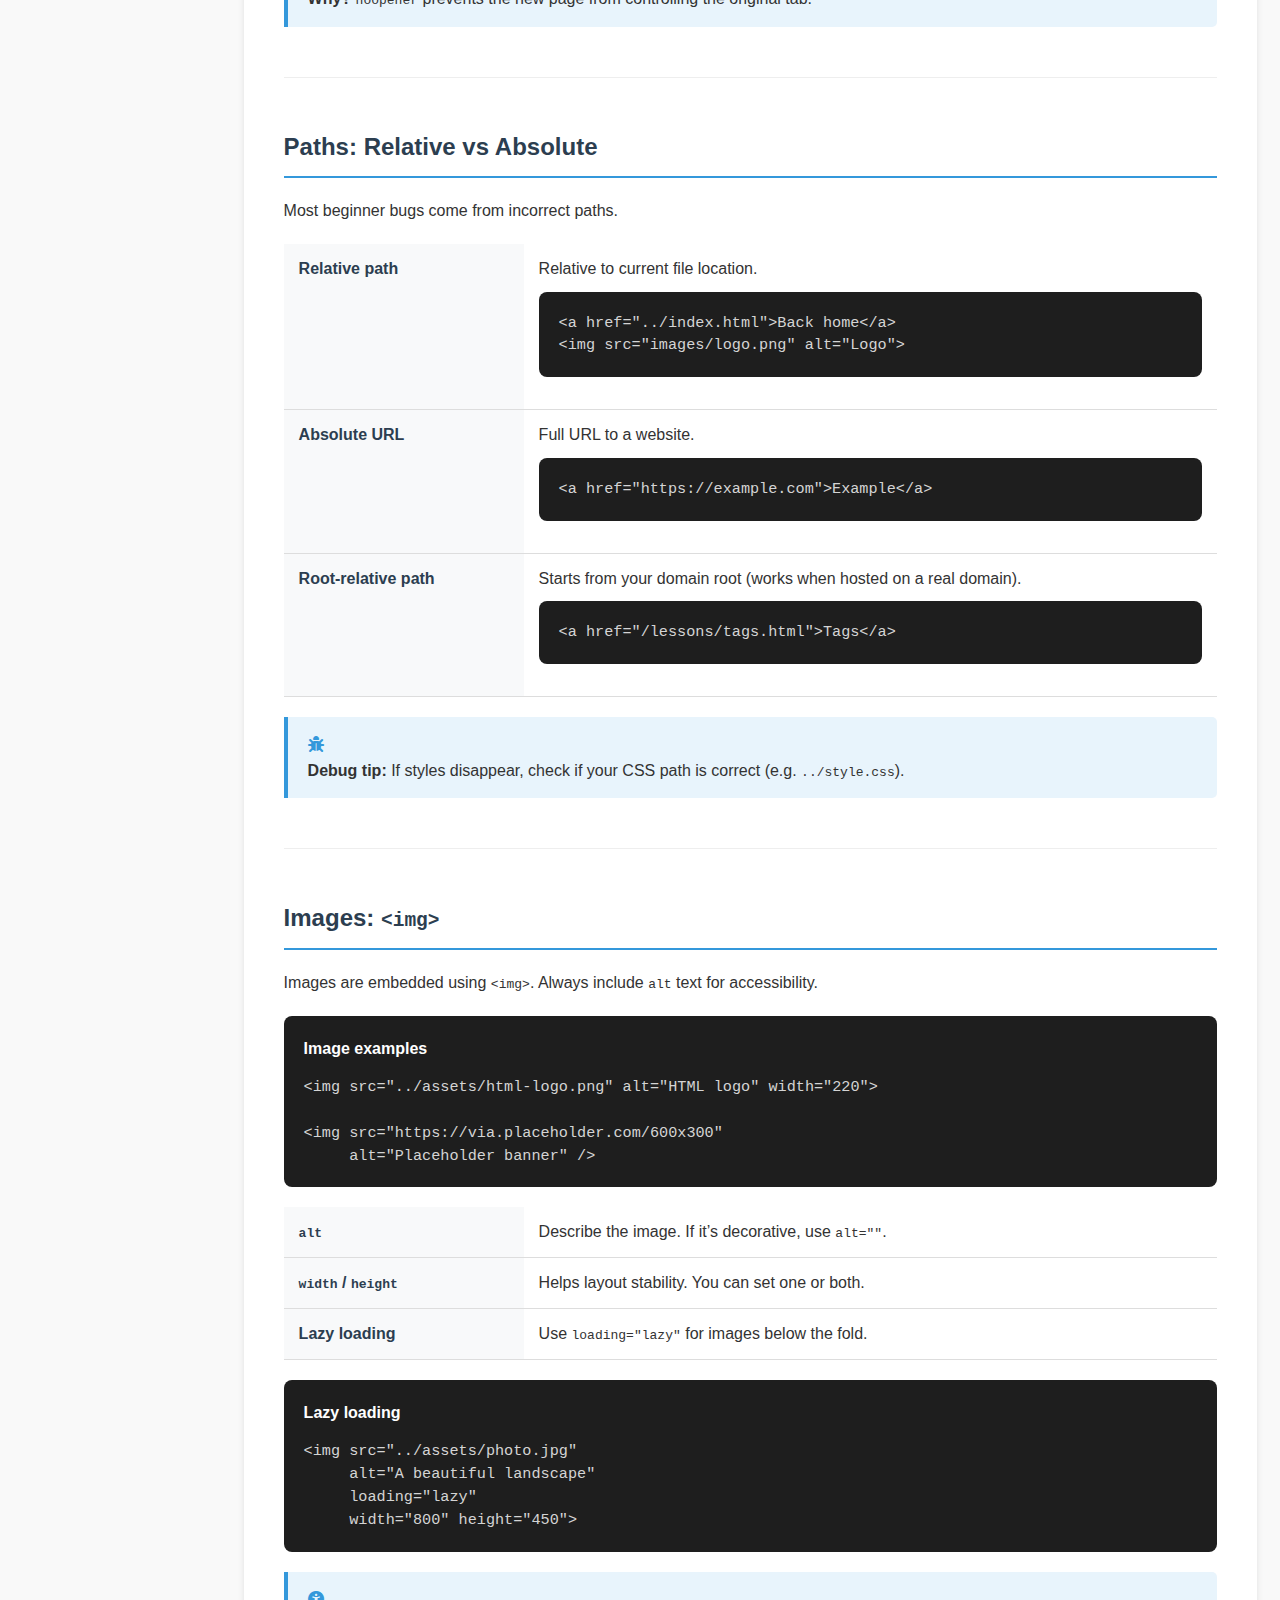
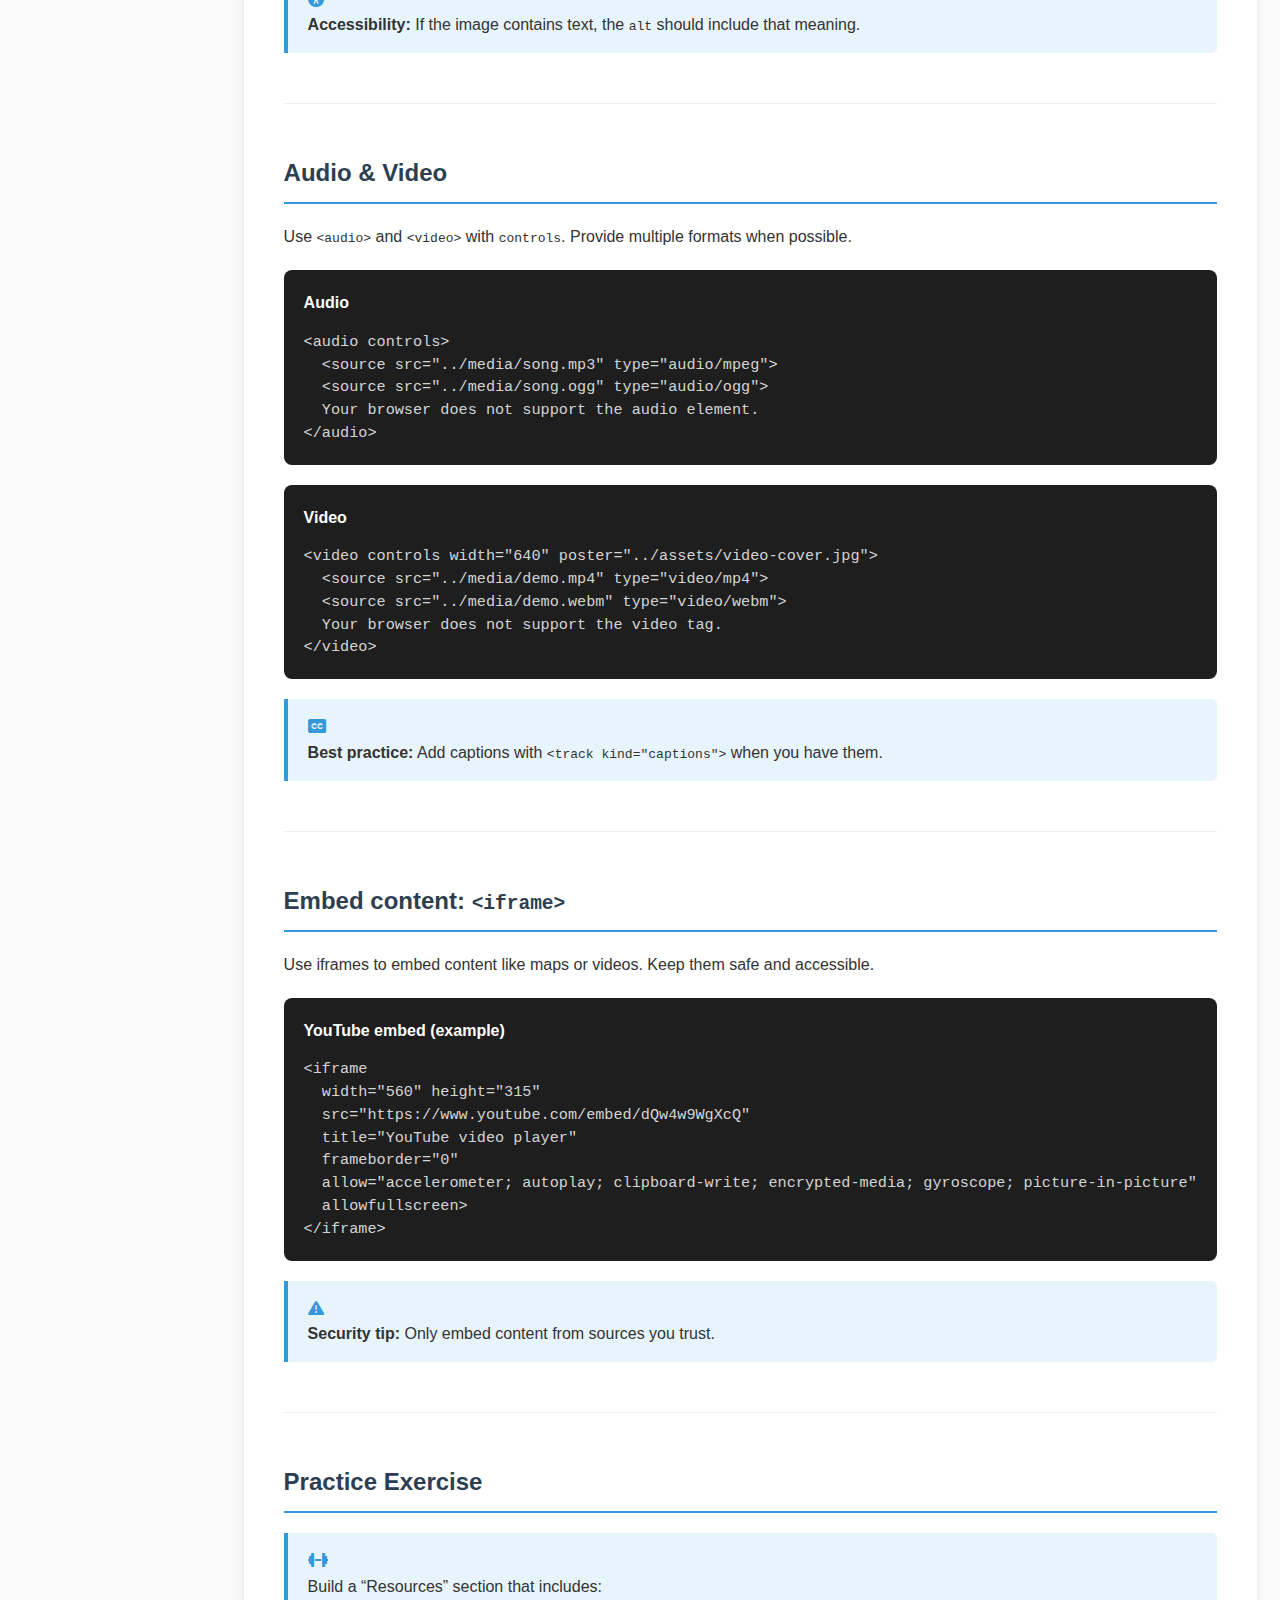
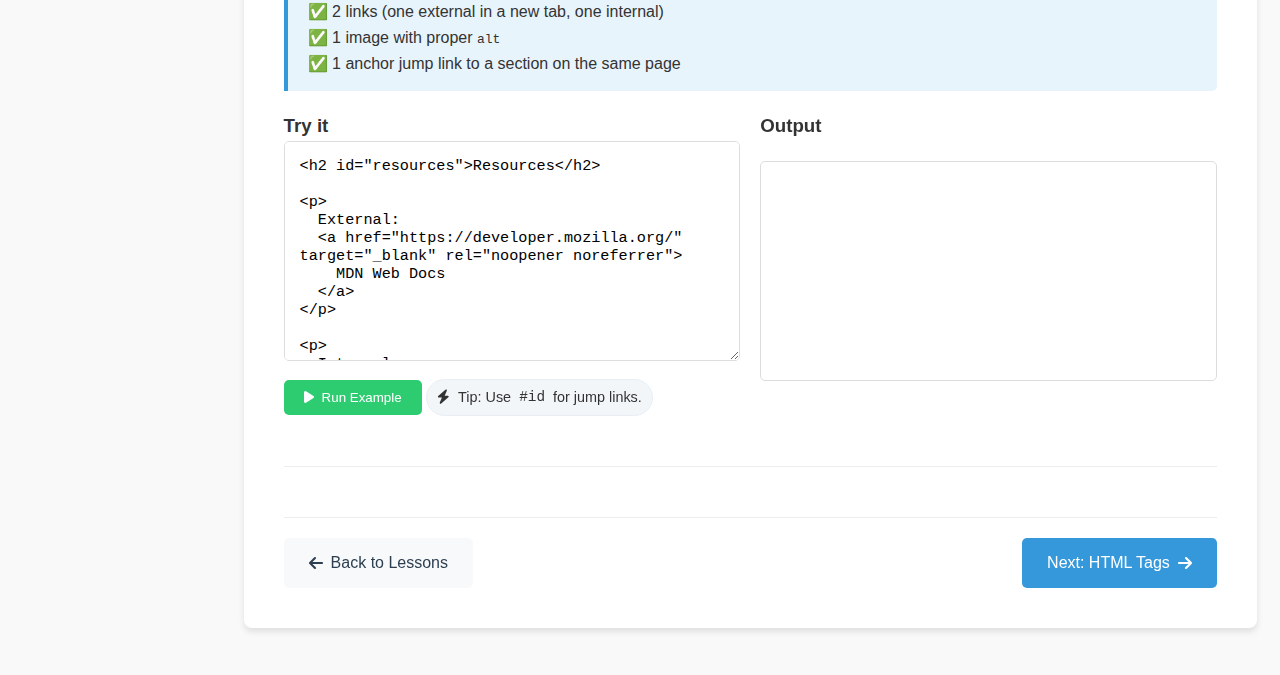
<file: lessons/links-media.html>
<!DOCTYPE html>
<html lang="en">
<head>
  <meta charset="UTF-8" />
  <meta name="viewport" content="width=device-width, initial-scale=1.0" />
  <title>HTML Links & Media - Learn HTML</title>

  <!-- Global styles -->
  <link rel="stylesheet" href="../style.css" />
  <link rel="stylesheet" href="https://cdnjs.cloudflare.com/ajax/libs/font-awesome/6.4.0/css/all.min.css" />

  <!-- Lesson styles (same pattern as your other lessons) -->
  <style>
    .lesson-container {
      max-width: 1200px;
      margin: 100px auto 50px;
      padding: 0 20px;
      display: flex;
      gap: 30px;
    }

    .lesson-sidebar {
      width: 250px;
      background: white;
      border-radius: 8px;
      padding: 20px;
      box-shadow: 0 4px 6px rgba(0, 0, 0, 0.1);
      height: fit-content;
      position: sticky;
      top: 90px;
    }

    .lesson-sidebar h3 {
      color: #3498db;
      margin-bottom: 20px;
      padding-bottom: 10px;
      border-bottom: 2px solid #f0f0f0;
    }

    .lesson-nav {
      list-style: none;
    }

    .lesson-nav li {
      margin-bottom: 10px;
    }

    .lesson-nav a {
      display: block;
      padding: 10px 15px;
      text-decoration: none;
      color: #333;
      border-radius: 5px;
      transition: all 0.3s ease;
    }

    .lesson-nav a:hover,
    .lesson-nav a.active {
      background-color: #3498db;
      color: white;
    }

    .lesson-content {
      flex: 1;
      background: white;
      border-radius: 8px;
      padding: 40px;
      box-shadow: 0 4px 6px rgba(0, 0, 0, 0.1);
    }

    .lesson-section {
      margin-bottom: 50px;
      padding-bottom: 30px;
      border-bottom: 1px solid #eee;
    }

    .lesson-section h2 {
      color: #2c3e50;
      margin-bottom: 20px;
      padding-bottom: 10px;
      border-bottom: 2px solid #3498db;
    }

    .info-box {
      background-color: #e8f4fc;
      border-left: 4px solid #3498db;
      padding: 15px 20px;
      margin: 20px 0;
      border-radius: 0 5px 5px 0;
    }

    .info-box i {
      color: #3498db;
      margin-right: 10px;
    }

    .code-example {
      background: #1e1e1e;
      border-radius: 8px;
      padding: 20px;
      margin: 20px 0;
      overflow-x: auto;
    }

    .code-example h4 {
      color: white;
      margin-bottom: 15px;
    }

    .code-example code {
      color: #d4d4d4;
      font-family: "Courier New", monospace;
      font-size: 0.95rem;
      line-height: 1.5;
    }

    .lesson-table {
      width: 100%;
      border-collapse: collapse;
      margin: 20px 0;
    }

    .lesson-table th,
    .lesson-table td {
      padding: 12px 15px;
      text-align: left;
      border-bottom: 1px solid #ddd;
      vertical-align: top;
    }

    .lesson-table th {
      background-color: #f8f9fa;
      color: #2c3e50;
      font-weight: 600;
      width: 240px;
    }

    .lesson-table tr:hover {
      background-color: #f5f5f5;
    }

    .interactive-example {
      display: grid;
      grid-template-columns: 1fr 1fr;
      gap: 20px;
      margin: 20px 0;
      align-items: start;
    }

    .example-code textarea {
      width: 100%;
      padding: 15px;
      border: 1px solid #ddd;
      border-radius: 5px;
      font-family: "Courier New", monospace;
      font-size: 0.95rem;
      resize: vertical;
      min-height: 220px;
    }

    .run-example-btn {
      margin-top: 10px;
      padding: 10px 20px;
      background-color: #2ecc71;
      color: white;
      border: none;
      border-radius: 5px;
      cursor: pointer;
      display: inline-flex;
      align-items: center;
      gap: 8px;
    }

    .example-output {
      border: 1px solid #ddd;
      border-radius: 5px;
      padding: 15px;
      min-height: 220px;
      background-color: white;
    }

    .lesson-navigation {
      display: flex;
      justify-content: space-between;
      margin-top: 50px;
      padding-top: 20px;
      border-top: 1px solid #eee;
    }

    .nav-btn {
      padding: 12px 25px;
      background-color: #f8f9fa;
      color: #2c3e50;
      text-decoration: none;
      border-radius: 5px;
      display: inline-flex;
      align-items: center;
      gap: 8px;
      transition: all 0.3s ease;
    }

    .nav-btn:hover {
      background-color: #3498db;
      color: white;
    }

    .nav-btn.next {
      background-color: #3498db;
      color: white;
    }

    .nav-btn.next:hover {
      background-color: #2980b9;
    }

    /* Small helper styles for media demo boxes */
    .media-demo {
      display: grid;
      grid-template-columns: 1fr 1fr;
      gap: 16px;
      margin: 16px 0;
    }
    .media-card {
      border: 1px solid #eee;
      border-radius: 8px;
      padding: 14px;
      background: #fff;
    }
    .media-card h4 { margin: 0 0 10px; }
    .media-card .hint { color: #7f8c8d; font-size: 0.95rem; margin-top: 8px; }
    .badge {
      display: inline-flex;
      align-items: center;
      gap: 8px;
      padding: 6px 10px;
      border-radius: 999px;
      background: #f3f6f9;
      border: 1px solid #e8eef4;
      margin: 10px 0 0;
      font-size: 0.9rem;
    }

    @media (max-width: 992px) {
      .lesson-container { flex-direction: column; }
      .lesson-sidebar { width: 100%; position: static; }
      .interactive-example { grid-template-columns: 1fr; }
      .media-demo { grid-template-columns: 1fr; }
    }
  </style>
</head>

<body data-lesson="links-media">
  <!-- Navbar -->
  <nav class="navbar">
    <div class="nav-container">
      <div class="logo">
        <i class="fas fa-code"></i>
        <span>Learn HTML</span>
      </div>

      <ul class="nav-menu">
        <li><a href="../index.html#home"><i class="fas fa-home"></i> Home</a></li>
        <li><a href="../index.html#lessons" class="active"><i class="fas fa-book"></i> Lessons</a></li>
        <li><a href="../index.html#examples"><i class="fas fa-laptop-code"></i> Examples</a></li>
        <li><a href="../index.html#quiz"><i class="fas fa-question-circle"></i> Quiz</a></li>
        <li><a href="../index.html#cheatsheet"><i class="fas fa-clipboard-list"></i> Cheatsheet</a></li>
      </ul>

      <div class="hamburger">
        <i class="fas fa-bars"></i>
      </div>
    </div>
  </nav>

  <main class="lesson-container">
    <!-- Sidebar -->
    <aside class="lesson-sidebar">
      <h3>Lesson Contents</h3>
      <ul class="lesson-nav">
        <li><a href="#intro" class="active">Introduction</a></li>
        <li><a href="#links">Links (a)</a></li>
        <li><a href="#targets">Targets & Security</a></li>
        <li><a href="#paths">Paths (Relative vs Absolute)</a></li>
        <li><a href="#images">Images (img)</a></li>
        <li><a href="#audio-video">Audio & Video</a></li>
        <li><a href="#embed">Embed: iframe</a></li>
        <li><a href="#exercise">Practice Exercise</a></li>
      </ul>
    </aside>

    <!-- Content -->
    <section class="lesson-content">
      <h1>HTML Links & Media</h1>
      <p style="color:#95a5a6; margin: 10px 0 30px;">
        Learn professional linking patterns and how to include images, audio, video, and embeds — with clean, safe markup.
      </p>

      <!-- INTRO -->
      <section id="intro" class="lesson-section">
        <h2>Introduction</h2>
        <p>
          Links connect pages together. Media makes your content <strong>visual</strong>, <strong>interactive</strong>, and
          <strong>accessible</strong>. This lesson focuses on the patterns you use in real projects.
        </p>

        <div class="info-box">
          <i class="fas fa-lightbulb"></i>
          <p><strong>Rule:</strong> Always write links and media with accessibility in mind (good text, alt, captions).</p>
        </div>
      </section>

      <!-- LINKS -->
      <section id="links" class="lesson-section">
        <h2>Links: the <code>&lt;a&gt;</code> element</h2>
        <p>The <code>&lt;a&gt;</code> tag creates hyperlinks. The most important attribute is <code>href</code>.</p>

        <div class="code-example">
          <h4>Basic links</h4>
          <pre><code>&lt;a href="https://example.com"&gt;Visit Example&lt;/a&gt;

&lt;a href="about.html"&gt;About page&lt;/a&gt;

&lt;a href="#contact"&gt;Jump to Contact section&lt;/a&gt;</code></pre>
        </div>

        <table class="lesson-table">
          <tr>
            <th><code>href</code></th>
            <td>Where the link goes (URL, file path, or in-page anchor like <code>#id</code>).</td>
          </tr>
          <tr>
            <th>Link text</th>
            <td>The visible text should describe what happens (avoid “click here”).</td>
          </tr>
        </table>

        <div class="info-box">
          <i class="fas fa-check-circle"></i>
          <p><strong>Senior tip:</strong> Your link text should make sense even out of context (screen readers, search results).</p>
        </div>
      </section>

      <!-- TARGETS -->
      <section id="targets" class="lesson-section">
        <h2>Targets & Security</h2>
        <p>
          Opening in a new tab uses <code>target="_blank"</code>. Always add <code>rel="noopener noreferrer"</code> for security.
        </p>

        <div class="code-example">
          <h4>Safe new-tab link</h4>
          <pre><code>&lt;a href="https://wikipedia.org"
   target="_blank"
   rel="noopener noreferrer"&gt;
  Read on Wikipedia
&lt;/a&gt;</code></pre>
        </div>

        <div class="info-box">
          <i class="fas fa-shield-alt"></i>
          <p><strong>Why?</strong> <code>noopener</code> prevents the new page from controlling the original tab.</p>
        </div>
      </section>

      <!-- PATHS -->
      <section id="paths" class="lesson-section">
        <h2>Paths: Relative vs Absolute</h2>
        <p>Most beginner bugs come from incorrect paths.</p>

        <table class="lesson-table">
          <tr>
            <th>Relative path</th>
            <td>
              Relative to current file location.
              <div class="code-example" style="margin-top:10px;">
                <pre><code>&lt;a href="../index.html"&gt;Back home&lt;/a&gt;
&lt;img src="images/logo.png" alt="Logo"&gt;</code></pre>
              </div>
            </td>
          </tr>
          <tr>
            <th>Absolute URL</th>
            <td>
              Full URL to a website.
              <div class="code-example" style="margin-top:10px;">
                <pre><code>&lt;a href="https://example.com"&gt;Example&lt;/a&gt;</code></pre>
              </div>
            </td>
          </tr>
          <tr>
            <th>Root-relative path</th>
            <td>
              Starts from your domain root (works when hosted on a real domain).
              <div class="code-example" style="margin-top:10px;">
                <pre><code>&lt;a href="/lessons/tags.html"&gt;Tags&lt;/a&gt;</code></pre>
              </div>
            </td>
          </tr>
        </table>

        <div class="info-box">
          <i class="fas fa-bug"></i>
          <p><strong>Debug tip:</strong> If styles disappear, check if your CSS path is correct (e.g. <code>../style.css</code>).</p>
        </div>
      </section>

      <!-- IMAGES -->
      <section id="images" class="lesson-section">
        <h2>Images: <code>&lt;img&gt;</code></h2>
        <p>
          Images are embedded using <code>&lt;img&gt;</code>. Always include <code>alt</code> text for accessibility.
        </p>

        <div class="code-example">
          <h4>Image examples</h4>
          <pre><code>&lt;img src="../assets/html-logo.png" alt="HTML logo" width="220"&gt;

&lt;img src="https://via.placeholder.com/600x300"
     alt="Placeholder banner" /&gt;</code></pre>
        </div>

        <table class="lesson-table">
          <tr>
            <th><code>alt</code></th>
            <td>Describe the image. If it’s decorative, use <code>alt=""</code>.</td>
          </tr>
          <tr>
            <th><code>width</code> / <code>height</code></th>
            <td>Helps layout stability. You can set one or both.</td>
          </tr>
          <tr>
            <th>Lazy loading</th>
            <td>Use <code>loading="lazy"</code> for images below the fold.</td>
          </tr>
        </table>

        <div class="code-example">
          <h4>Lazy loading</h4>
          <pre><code>&lt;img src="../assets/photo.jpg"
     alt="A beautiful landscape"
     loading="lazy"
     width="800" height="450"&gt;</code></pre>
        </div>

        <div class="info-box">
          <i class="fas fa-universal-access"></i>
          <p><strong>Accessibility:</strong> If the image contains text, the <code>alt</code> should include that meaning.</p>
        </div>
      </section>

      <!-- AUDIO & VIDEO -->
      <section id="audio-video" class="lesson-section">
        <h2>Audio & Video</h2>
        <p>
          Use <code>&lt;audio&gt;</code> and <code>&lt;video&gt;</code> with <code>controls</code>. Provide multiple formats when possible.
        </p>

        <div class="code-example">
          <h4>Audio</h4>
          <pre><code>&lt;audio controls&gt;
  &lt;source src="../media/song.mp3" type="audio/mpeg"&gt;
  &lt;source src="../media/song.ogg" type="audio/ogg"&gt;
  Your browser does not support the audio element.
&lt;/audio&gt;</code></pre>
        </div>

        <div class="code-example">
          <h4>Video</h4>
          <pre><code>&lt;video controls width="640" poster="../assets/video-cover.jpg"&gt;
  &lt;source src="../media/demo.mp4" type="video/mp4"&gt;
  &lt;source src="../media/demo.webm" type="video/webm"&gt;
  Your browser does not support the video tag.
&lt;/video&gt;</code></pre>
        </div>

        <div class="info-box">
          <i class="fas fa-closed-captioning"></i>
          <p><strong>Best practice:</strong> Add captions with <code>&lt;track kind="captions"&gt;</code> when you have them.</p>
        </div>
      </section>

      <!-- EMBED -->
      <section id="embed" class="lesson-section">
        <h2>Embed content: <code>&lt;iframe&gt;</code></h2>
        <p>
          Use iframes to embed content like maps or videos. Keep them safe and accessible.
        </p>

        <div class="code-example">
          <h4>YouTube embed (example)</h4>
          <pre><code>&lt;iframe
  width="560" height="315"
  src="https://www.youtube.com/embed/dQw4w9WgXcQ"
  title="YouTube video player"
  frameborder="0"
  allow="accelerometer; autoplay; clipboard-write; encrypted-media; gyroscope; picture-in-picture"
  allowfullscreen&gt;
&lt;/iframe&gt;</code></pre>
        </div>

        <div class="info-box">
          <i class="fas fa-triangle-exclamation"></i>
          <p><strong>Security tip:</strong> Only embed content from sources you trust.</p>
        </div>
      </section>

      <!-- PRACTICE -->
      <section id="exercise" class="lesson-section">
        <h2>Practice Exercise</h2>

        <div class="info-box">
          <i class="fas fa-dumbbell"></i>
          <p>
            Build a “Resources” section that includes:
            <br>✅ 2 links (one external in a new tab, one internal)
            <br>✅ 1 image with proper <code>alt</code>
            <br>✅ 1 anchor jump link to a section on the same page
          </p>
        </div>

        <div class="interactive-example">
          <div class="example-code">
            <h3>Try it</h3>
            <textarea id="linksMediaCode">&lt;h2 id="resources"&gt;Resources&lt;/h2&gt;

&lt;p&gt;
  External:
  &lt;a href="https://developer.mozilla.org/" target="_blank" rel="noopener noreferrer"&gt;
    MDN Web Docs
  &lt;/a&gt;
&lt;/p&gt;

&lt;p&gt;
  Internal:
  &lt;a href="#contact"&gt;Jump to Contact&lt;/a&gt;
&lt;/p&gt;

&lt;img
  src="https://via.placeholder.com/500x220"
  alt="A placeholder banner image"
  loading="lazy"&gt;

&lt;hr&gt;

&lt;h2 id="contact"&gt;Contact&lt;/h2&gt;
&lt;p&gt;Email: hello@example.com&lt;/p&gt;
</textarea>
            <button class="run-example-btn" onclick="runLinksMediaExample()">
              <i class="fas fa-play"></i> Run Example
            </button>

            <div class="badge">
              <i class="fas fa-bolt"></i> Tip: Use <code>#id</code> for jump links.
            </div>
          </div>

          <div class="example-result">
            <h3>Output</h3>
            <div class="example-output" id="linksMediaOutput"></div>
          </div>
        </div>
      </section>

      <!-- NAV -->
      <div class="lesson-navigation">
        <a href="../index.html#lessons" class="nav-btn">
          <i class="fas fa-arrow-left"></i> Back to Lessons
        </a>
        <a href="tags.html" class="nav-btn next">
          Next: HTML Tags <i class="fas fa-arrow-right"></i>
        </a>
      </div>
    </section>
  </main>

  <script>
    // Run example (⚠️ Note: innerHTML executes HTML. OK for local learning projects.)
    function runLinksMediaExample() {
      const code = document.getElementById("linksMediaCode").value;
      document.getElementById("linksMediaOutput").innerHTML = code;
    }

    // Sidebar active link on scroll
    const navLinks = Array.from(document.querySelectorAll(".lesson-nav a"));
    const sections = navLinks
      .map(a => document.querySelector(a.getAttribute("href")))
      .filter(Boolean);

    function setActiveLink() {
      const y = window.scrollY + 120; // offset for fixed navbar
      let current = sections[0];
      for (const s of sections) {
        if (s.offsetTop <= y) current = s;
      }
      navLinks.forEach(a => a.classList.remove("active"));
      const active = navLinks.find(a => a.getAttribute("href") === `#${current.id}`);
      if (active) active.classList.add("active");
    }

    window.addEventListener("scroll", setActiveLink);
    setActiveLink();
  </script>
</body>
</html>
</file>
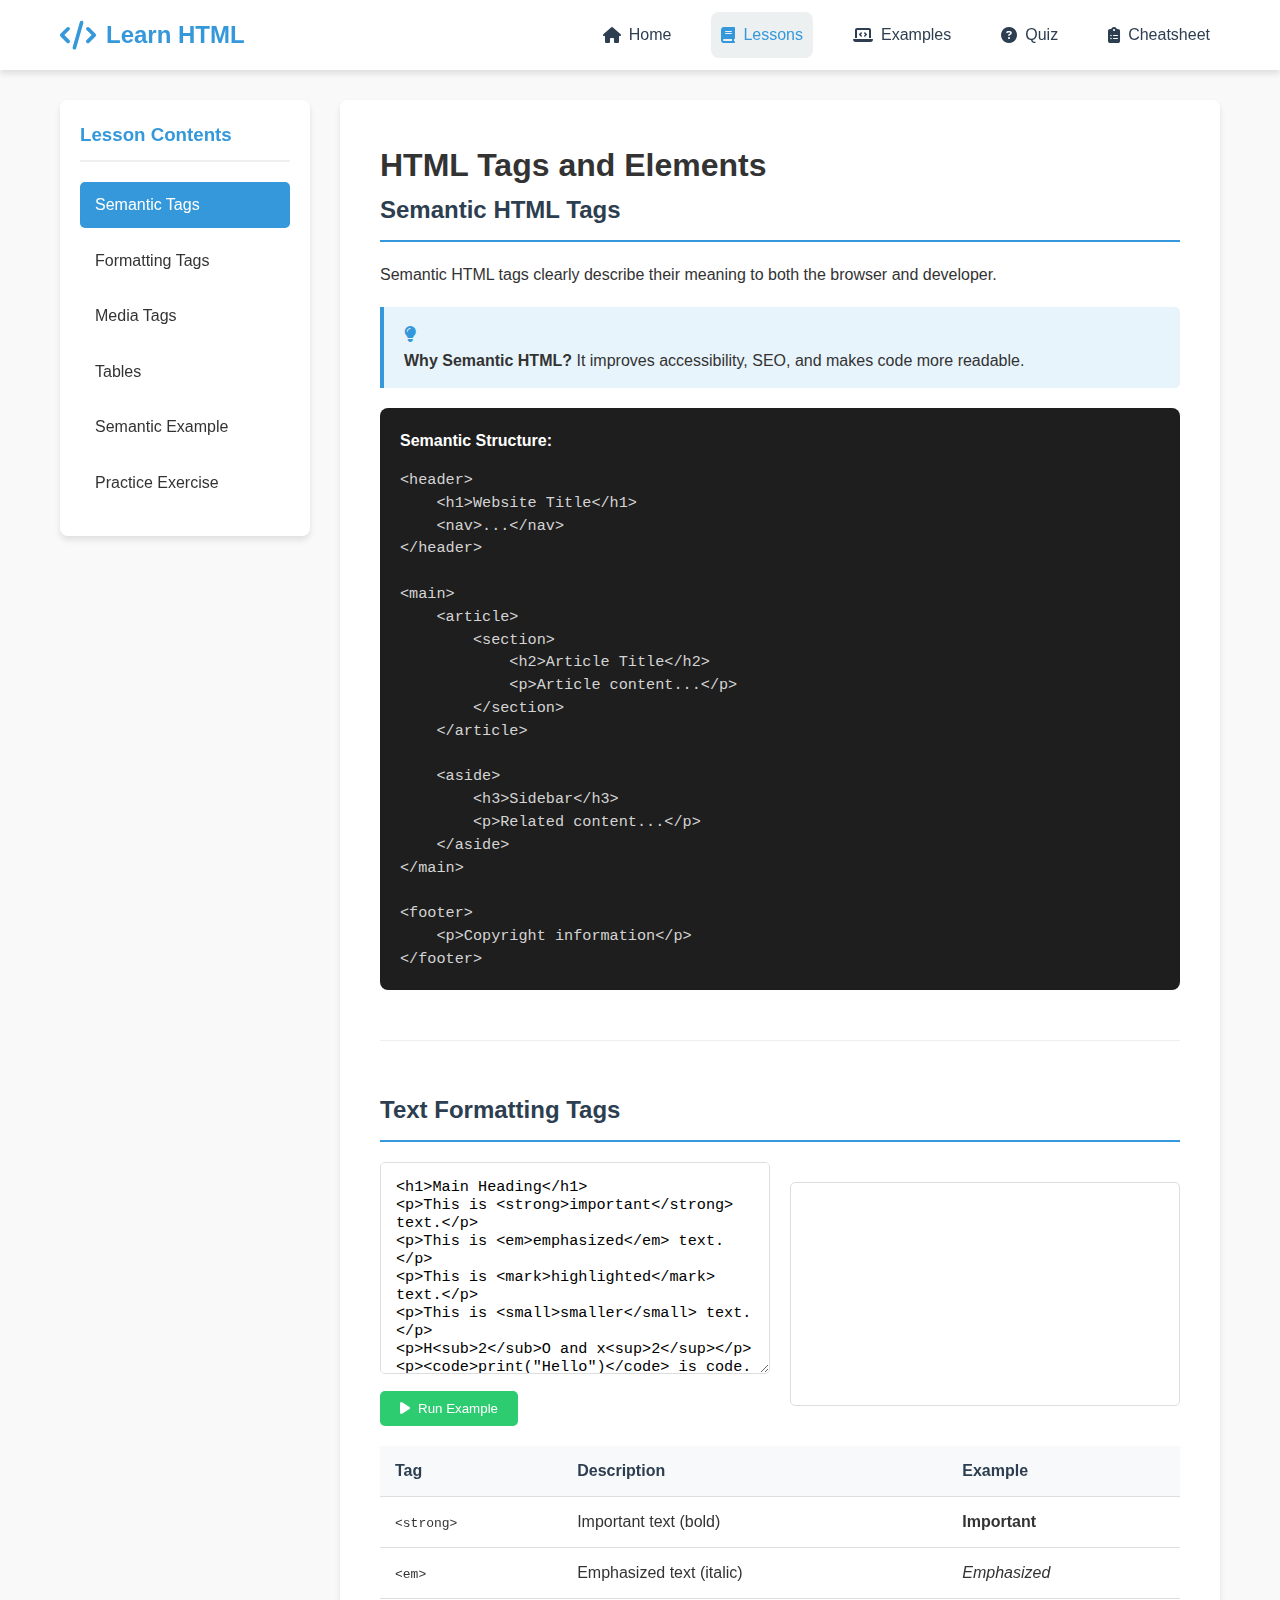
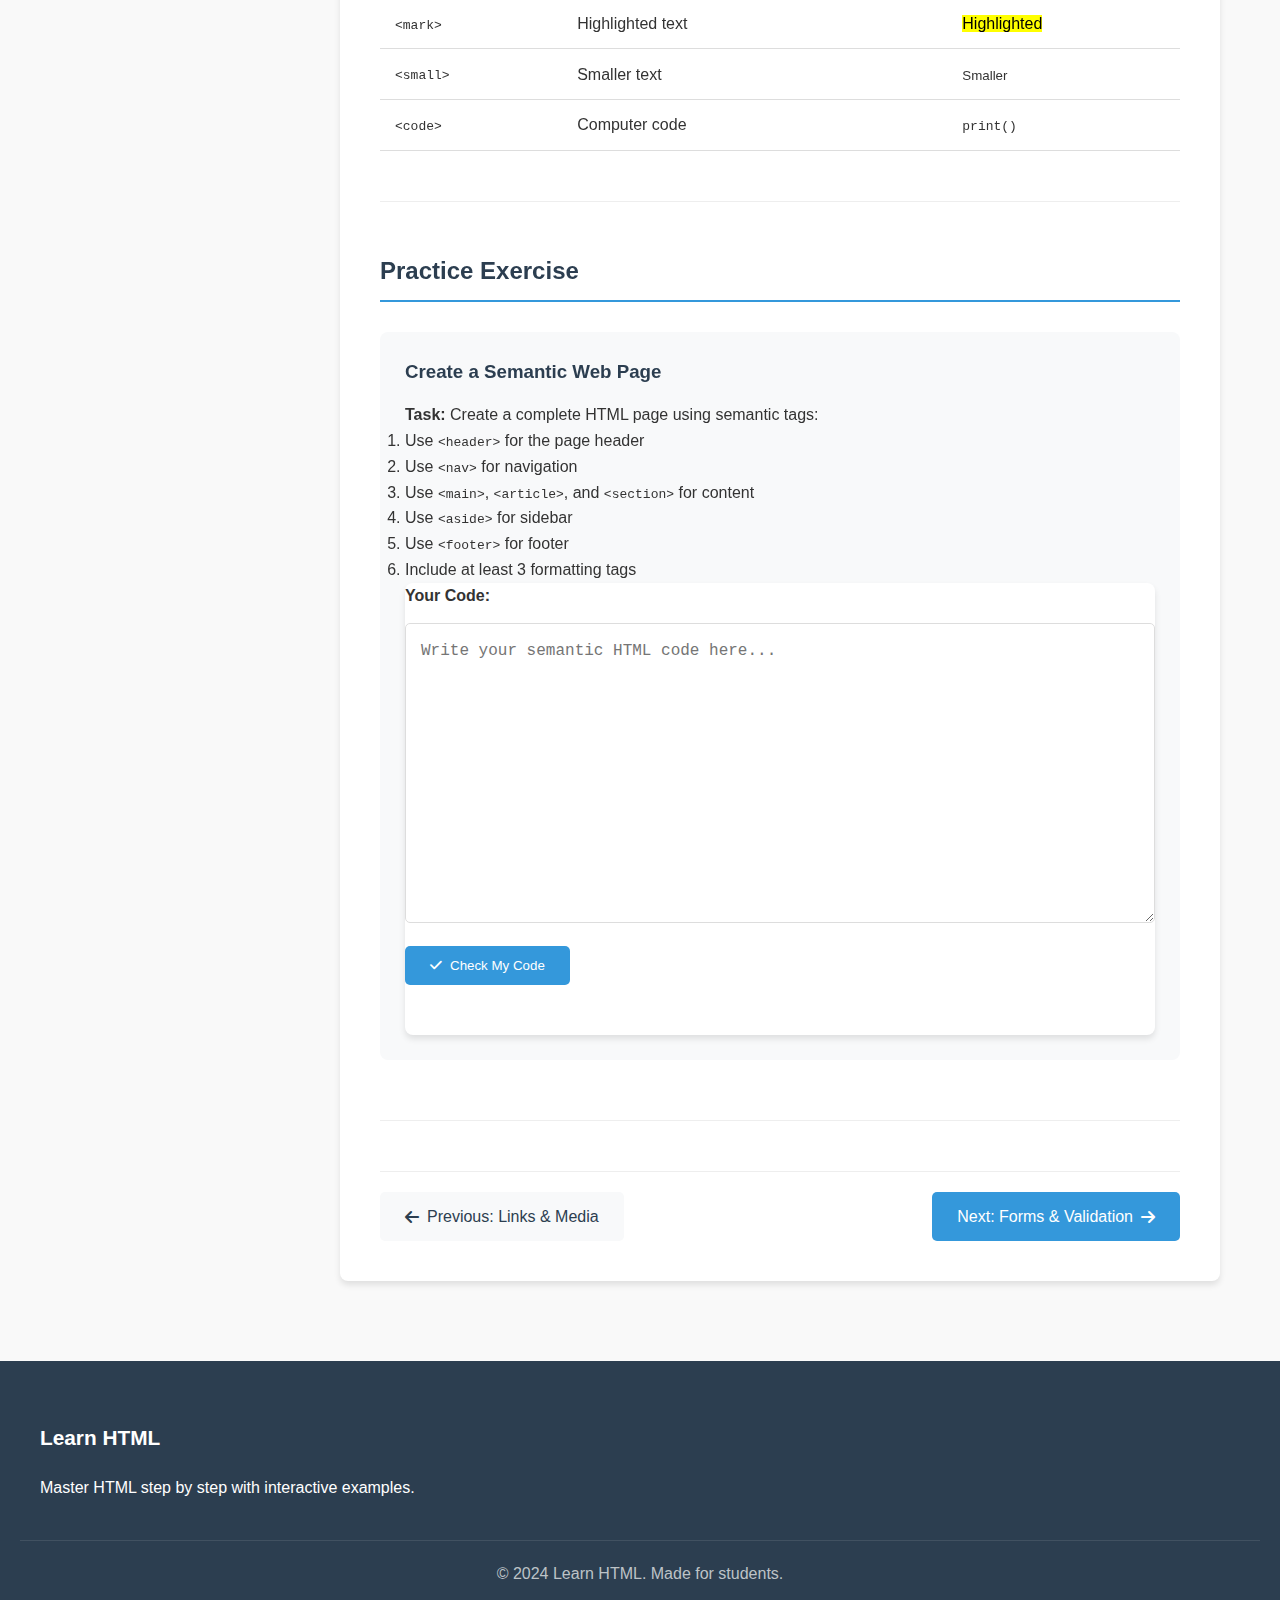
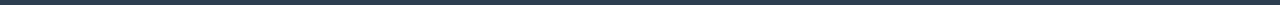
<file: lessons/tags.html>
<!DOCTYPE html>
<html lang="en">
<head>
    <meta charset="UTF-8">
    <meta name="viewport" content="width=device-width, initial-scale=1.0">
    <title>HTML Tags - Learn HTML</title>
    <link rel="stylesheet" href="../style.css">
    <link rel="stylesheet" href="https://cdnjs.cloudflare.com/ajax/libs/font-awesome/6.4.0/css/all.min.css">
    <style>
        .lesson-container {
            max-width: 1200px;
            margin: 100px auto 50px;
            padding: 0 20px;
            display: flex;
            gap: 30px;
        }
        
        .lesson-sidebar {
            width: 250px;
            background: white;
            border-radius: 8px;
            padding: 20px;
            box-shadow: 0 4px 6px rgba(0, 0, 0, 0.1);
            height: fit-content;
            position: sticky;
            top: 90px;
        }
        
        .lesson-sidebar h3 {
            color: #3498db;
            margin-bottom: 20px;
            padding-bottom: 10px;
            border-bottom: 2px solid #f0f0f0;
        }
        
        .lesson-nav {
            list-style: none;
        }
        
        .lesson-nav li {
            margin-bottom: 10px;
        }
        
        .lesson-nav a {
            display: block;
            padding: 10px 15px;
            text-decoration: none;
            color: #333;
            border-radius: 5px;
            transition: all 0.3s ease;
        }
        
        .lesson-nav a:hover,
        .lesson-nav a.active {
            background-color: #3498db;
            color: white;
        }
        
        .lesson-content {
            flex: 1;
            background: white;
            border-radius: 8px;
            padding: 40px;
            box-shadow: 0 4px 6px rgba(0, 0, 0, 0.1);
        }
        
        .lesson-section {
            margin-bottom: 50px;
            padding-bottom: 30px;
            border-bottom: 1px solid #eee;
        }
        
        .lesson-section h2 {
            color: #2c3e50;
            margin-bottom: 20px;
            padding-bottom: 10px;
            border-bottom: 2px solid #3498db;
        }
        
        .code-example {
            background: #1e1e1e;
            border-radius: 8px;
            padding: 20px;
            margin: 20px 0;
            overflow-x: auto;
        }
        
        .code-example h4 {
            color: white;
            margin-bottom: 15px;
        }
        
        .code-example code {
            color: #d4d4d4;
            font-family: 'Courier New', monospace;
            font-size: 0.95rem;
            line-height: 1.5;
        }
        
        .lesson-table {
            width: 100%;
            border-collapse: collapse;
            margin: 20px 0;
        }
        
        .lesson-table th,
        .lesson-table td {
            padding: 12px 15px;
            text-align: left;
            border-bottom: 1px solid #ddd;
        }
        
        .lesson-table th {
            background-color: #f8f9fa;
            color: #2c3e50;
            font-weight: 600;
        }
        
        .lesson-table tr:hover {
            background-color: #f5f5f5;
        }
        
        .info-box {
            background-color: #e8f4fc;
            border-left: 4px solid #3498db;
            padding: 15px 20px;
            margin: 20px 0;
            border-radius: 0 5px 5px 0;
        }
        
        .info-box i {
            color: #3498db;
            margin-right: 10px;
        }
        
        .interactive-example {
            display: grid;
            grid-template-columns: 1fr 1fr;
            gap: 20px;
            margin: 20px 0;
        }
        
        .example-code textarea {
            width: 100%;
            padding: 15px;
            border: 1px solid #ddd;
            border-radius: 5px;
            font-family: 'Courier New', monospace;
            font-size: 0.95rem;
            resize: vertical;
            min-height: 200px;
        }
        
        .run-example-btn {
            margin-top: 10px;
            padding: 10px 20px;
            background-color: #2ecc71;
            color: white;
            border: none;
            border-radius: 5px;
            cursor: pointer;
            display: flex;
            align-items: center;
            gap: 8px;
        }
        
        .example-output {
            border: 1px solid #ddd;
            border-radius: 5px;
            padding: 15px;
            min-height: 200px;
            background-color: white;
        }
        
        .exercise {
            background-color: #f8f9fa;
            border-radius: 8px;
            padding: 25px;
            margin: 30px 0;
        }
        
        .exercise h3 {
            color: #2c3e50;
            margin-bottom: 15px;
        }
        
        .exercise-editor textarea {
            width: 100%;
            padding: 15px;
            border: 1px solid #ddd;
            border-radius: 5px;
            font-family: 'Courier New', monospace;
            font-size: 0.95rem;
            resize: vertical;
            min-height: 200px;
            margin: 15px 0;
        }
        
        .submit-exercise-btn {
            padding: 12px 25px;
            background-color: #3498db;
            color: white;
            border: none;
            border-radius: 5px;
            cursor: pointer;
            display: flex;
            align-items: center;
            gap: 8px;
        }
        
        .feedback {
            margin-top: 20px;
            padding: 15px;
            border-radius: 5px;
        }
        
        .feedback.success {
            background-color: #d4edda;
            color: #155724;
            border: 1px solid #c3e6cb;
        }
        
        .feedback.warning {
            background-color: #fff3cd;
            color: #856404;
            border: 1px solid #ffeaa7;
        }
        
        .lesson-navigation {
            display: flex;
            justify-content: space-between;
            margin-top: 50px;
            padding-top: 20px;
            border-top: 1px solid #eee;
        }
        
        .nav-btn {
            padding: 12px 25px;
            background-color: #f8f9fa;
            color: #2c3e50;
            text-decoration: none;
            border-radius: 5px;
            display: flex;
            align-items: center;
            gap: 8px;
            transition: all 0.3s ease;
        }
        
        .nav-btn:hover {
            background-color: #3498db;
            color: white;
        }
        
        .nav-btn.next {
            background-color: #3498db;
            color: white;
        }
        
        .nav-btn.next:hover {
            background-color: #2980b9;
        }
    </style>
</head>
<body data-lesson="tags">
    <nav class="navbar">
        <div class="nav-container">
            <div class="logo">
                <i class="fas fa-code"></i>
                <span>Learn HTML</span>
            </div>
            <ul class="nav-menu">
                <li><a href="../index.html#home"><i class="fas fa-home"></i> Home</a></li>
                <li><a href="../index.html#lessons" class="active"><i class="fas fa-book"></i> Lessons</a></li>
                <li><a href="../index.html#examples"><i class="fas fa-laptop-code"></i> Examples</a></li>
                <li><a href="../index.html#quiz"><i class="fas fa-question-circle"></i> Quiz</a></li>
                <li><a href="../index.html#cheatsheet"><i class="fas fa-clipboard-list"></i> Cheatsheet</a></li>
            </ul>
            <div class="hamburger">
                <i class="fas fa-bars"></i>
            </div>
        </div>
    </nav>

    <main class="lesson-container">
        <div class="lesson-sidebar">
            <h3>Lesson Contents</h3>
            <ul class="lesson-nav">
                <li><a href="#semantic" class="active">Semantic Tags</a></li>
                <li><a href="#formatting">Formatting Tags</a></li>
                <li><a href="#media">Media Tags</a></li>
                <li><a href="#tables">Tables</a></li>
                <li><a href="#semantic-example">Semantic Example</a></li>
                <li><a href="#practice">Practice Exercise</a></li>
            </ul>
        </div>

        <div class="lesson-content">
            <h1>HTML Tags and Elements</h1>
            
            <section id="semantic" class="lesson-section">
                <h2>Semantic HTML Tags</h2>
                <p>Semantic HTML tags clearly describe their meaning to both the browser and developer.</p>
                
                <div class="info-box">
                    <i class="fas fa-lightbulb"></i>
                    <p><strong>Why Semantic HTML?</strong> It improves accessibility, SEO, and makes code more readable.</p>
                </div>
                
                <div class="code-example">
                    <h4>Semantic Structure:</h4>
                    <pre><code>&lt;header&gt;
    &lt;h1&gt;Website Title&lt;/h1&gt;
    &lt;nav&gt;...&lt;/nav&gt;
&lt;/header&gt;

&lt;main&gt;
    &lt;article&gt;
        &lt;section&gt;
            &lt;h2&gt;Article Title&lt;/h2&gt;
            &lt;p&gt;Article content...&lt;/p&gt;
        &lt;/section&gt;
    &lt;/article&gt;
    
    &lt;aside&gt;
        &lt;h3&gt;Sidebar&lt;/h3&gt;
        &lt;p&gt;Related content...&lt;/p&gt;
    &lt;/aside&gt;
&lt;/main&gt;

&lt;footer&gt;
    &lt;p&gt;Copyright information&lt;/p&gt;
&lt;/footer&gt;</code></pre>
                </div>
            </section>

            <section id="formatting" class="lesson-section">
                <h2>Text Formatting Tags</h2>
                
                <div class="interactive-example">
                    <div class="example-code">
                        <textarea id="formattingExample" rows="10">&lt;h1&gt;Main Heading&lt;/h1&gt;
&lt;p&gt;This is &lt;strong&gt;important&lt;/strong&gt; text.&lt;/p&gt;
&lt;p&gt;This is &lt;em&gt;emphasized&lt;/em&gt; text.&lt;/p&gt;
&lt;p&gt;This is &lt;mark&gt;highlighted&lt;/mark&gt; text.&lt;/p&gt;
&lt;p&gt;This is &lt;small&gt;smaller&lt;/small&gt; text.&lt;/p&gt;
&lt;p&gt;H&lt;sub&gt;2&lt;/sub&gt;O and x&lt;sup&gt;2&lt;/sup&gt;&lt;/p&gt;
&lt;p&gt;&lt;code&gt;print("Hello")&lt;/code&gt; is code.&lt;/p&gt;</textarea>
                        <button onclick="runExample('formattingExample')" class="run-example-btn">
                            <i class="fas fa-play"></i> Run Example
                        </button>
                    </div>
                    <div class="example-output" id="formattingOutput"></div>
                </div>
                
                <table class="lesson-table">
                    <thead>
                        <tr>
                            <th>Tag</th>
                            <th>Description</th>
                            <th>Example</th>
                        </tr>
                    </thead>
                    <tbody>
                        <tr>
                            <td><code>&lt;strong&gt;</code></td>
                            <td>Important text (bold)</td>
                            <td><strong>Important</strong></td>
                        </tr>
                        <tr>
                            <td><code>&lt;em&gt;</code></td>
                            <td>Emphasized text (italic)</td>
                            <td><em>Emphasized</em></td>
                        </tr>
                        <tr>
                            <td><code>&lt;mark&gt;</code></td>
                            <td>Highlighted text</td>
                            <td><mark>Highlighted</mark></td>
                        </tr>
                        <tr>
                            <td><code>&lt;small&gt;</code></td>
                            <td>Smaller text</td>
                            <td><small>Smaller</small></td>
                        </tr>
                        <tr>
                            <td><code>&lt;code&gt;</code></td>
                            <td>Computer code</td>
                            <td><code>print()</code></td>
                        </tr>
                    </tbody>
                </table>
            </section>

            <section id="practice" class="lesson-section">
                <h2>Practice Exercise</h2>
                
                <div class="exercise">
                    <h3>Create a Semantic Web Page</h3>
                    <p><strong>Task:</strong> Create a complete HTML page using semantic tags:</p>
                    <ol>
                        <li>Use <code>&lt;header&gt;</code> for the page header</li>
                        <li>Use <code>&lt;nav&gt;</code> for navigation</li>
                        <li>Use <code>&lt;main&gt;</code>, <code>&lt;article&gt;</code>, and <code>&lt;section&gt;</code> for content</li>
                        <li>Use <code>&lt;aside&gt;</code> for sidebar</li>
                        <li>Use <code>&lt;footer&gt;</code> for footer</li>
                        <li>Include at least 3 formatting tags</li>
                    </ol>
                    
                    <div class="exercise-editor">
                        <h4>Your Code:</h4>
                        <textarea id="exerciseCode" rows="15" placeholder="Write your semantic HTML code here..."></textarea>
                        <button onclick="checkExercise()" class="submit-exercise-btn">
                            <i class="fas fa-check"></i> Check My Code
                        </button>
                        <div id="exerciseFeedback" class="feedback"></div>
                    </div>
                </div>
            </section>

            <div class="lesson-navigation">
                <a href="links-media.html" class="nav-btn">
                    <i class="fas fa-arrow-left"></i> Previous: Links & Media
                </a>
                <a href="forms.html" class="nav-btn next">
                    Next: Forms & Validation <i class="fas fa-arrow-right"></i>
                </a>
            </div>
        </div>
    </main>

    <footer class="footer">
        <div class="footer-content">
            <div class="footer-section">
                <h3>Learn HTML</h3>
                <p>Master HTML step by step with interactive examples.</p>
            </div>
        </div>
        <div class="footer-bottom">
            <p>&copy; 2024 Learn HTML. Made for students.</p>
        </div>
    </footer>

    <script>
        // Interactive examples for lesson pages
        function runExample(textareaId) {
            const code = document.getElementById(textareaId).value;
            const outputId = textareaId.replace('Example', 'Output');
            const outputDiv = document.getElementById(outputId);
            
            outputDiv.innerHTML = code;
        }

        function checkExercise() {
            const code = document.getElementById('exerciseCode').value;
            const feedback = document.getElementById('exerciseFeedback');
            
            // Simple validation
            let score = 0;
            let comments = [];
            
            if (code.includes('<header>')) score++;
            else comments.push("Add a &lt;header&gt; section");
            
            if (code.includes('<nav>')) score++;
            else comments.push("Add a &lt;nav&gt; for navigation");
            
            if (code.includes('<main>')) score++;
            else comments.push("Wrap main content in &lt;main&gt;");
            
            if (code.includes('<footer>')) score++;
            else comments.push("Add a &lt;footer&gt; section");
            
            if (code.includes('<strong>') || code.includes('<em>') || code.includes('<mark>')) score++;
            else comments.push("Add at least one formatting tag (&lt;strong&gt;, &lt;em&gt;, or &lt;mark&gt;)");
            
            if (score === 5) {
                feedback.innerHTML = `
                    <div class="success">
                        <i class="fas fa-check-circle"></i>
                        <strong>Excellent!</strong> You've created a proper semantic HTML page!
                    </div>
                `;
            } else {
                feedback.innerHTML = `
                    <div class="warning">
                        <i class="fas fa-exclamation-triangle"></i>
                        <strong>Good start!</strong> You got ${score}/5 requirements.
                        <ul>${comments.map(c => `<li>${c}</li>`).join('')}</ul>
                    </div>
                `;
            }
        }
    </script>
</body>
</html>
</file>
<file: style.css>
/* Reset and Base Styles */
* {
    margin: 0;
    padding: 0;
    box-sizing: border-box;
}

:root {
    --primary-color: #3498db;
    --secondary-color: #2ecc71;
    --accent-color: #e74c3c;
    --dark-color: #2c3e50;
    --light-color: #ecf0f1;
    --gray-color: #95a5a6;
    --border-radius: 8px;
    --box-shadow: 0 4px 6px rgba(0, 0, 0, 0.1);
    --transition: all 0.3s ease;
}

body {
    font-family: 'Segoe UI', Tahoma, Geneva, Verdana, sans-serif;
    line-height: 1.6;
    color: #333;
    background-color: #f9f9f9;
}

/* Navigation */
.navbar {
    background-color: white;
    box-shadow: var(--box-shadow);
    position: fixed;
    width: 100%;
    top: 0;
    z-index: 1000;
}

.nav-container {
    max-width: 1200px;
    margin: 0 auto;
    padding: 0 20px;
    display: flex;
    justify-content: space-between;
    align-items: center;
    height: 70px;
}

.logo {
    display: flex;
    align-items: center;
    font-size: 1.5rem;
    font-weight: bold;
    color: var(--primary-color);
}

.logo i {
    margin-right: 10px;
    font-size: 1.8rem;
}

.nav-menu {
    display: flex;
    list-style: none;
}

.nav-menu li {
    margin-left: 30px;
}

.nav-menu a {
    text-decoration: none;
    color: var(--dark-color);
    font-weight: 500;
    display: flex;
    align-items: center;
    padding: 10px;
    transition: var(--transition);
    border-radius: var(--border-radius);
}

.nav-menu a:hover,
.nav-menu a.active {
    color: var(--primary-color);
    background-color: var(--light-color);
}

.nav-menu a i {
    margin-right: 8px;
}

.hamburger {
    display: none;
    font-size: 1.5rem;
    cursor: pointer;
}

/* Hero Section */
.hero {
    padding: 150px 20px 100px;
    background: linear-gradient(135deg, #667eea 0%, #764ba2 100%);
    color: white;
    display: flex;
    align-items: center;
    justify-content: space-between;
    max-width: 1200px;
    margin: 0 auto;
    border-radius: 0 0 var(--border-radius) var(--border-radius);
    margin-top: 70px;
}

.hero-content {
    flex: 1;
    padding-right: 50px;
}

.hero h1 {
    font-size: 3.5rem;
    margin-bottom: 20px;
    line-height: 1.2;
}

.hero p {
    font-size: 1.2rem;
    margin-bottom: 30px;
    opacity: 0.9;
}

.hero-buttons {
    display: flex;
    gap: 20px;
}

.btn {
    padding: 15px 30px;
    border-radius: var(--border-radius);
    text-decoration: none;
    font-weight: 600;
    display: inline-block;
    transition: var(--transition);
    border: none;
    cursor: pointer;
    font-size: 1rem;
}

.btn-primary {
    background-color: var(--secondary-color);
    color: white;
}

.btn-primary:hover {
    background-color: #27ae60;
    transform: translateY(-2px);
}

.btn-secondary {
    background-color: transparent;
    color: white;
    border: 2px solid white;
}

.btn-secondary:hover {
    background-color: white;
    color: var(--dark-color);
    transform: translateY(-2px);
}

.hero-code {
    flex: 1;
    background-color: #1e1e1e;
    border-radius: var(--border-radius);
    padding: 20px;
    overflow: hidden;
}

.hero-code pre {
    margin: 0;
    overflow-x: auto;
}

.hero-code code {
    color: #d4d4d4;
    font-family: 'Courier New', monospace;
    font-size: 1rem;
    line-height: 1.5;
}

/* Lessons Section */
.lessons-section {
    max-width: 1200px;
    margin: 80px auto;
    padding: 0 20px;
}

.section-subtitle {
    text-align: center;
    color: var(--gray-color);
    margin-bottom: 50px;
    font-size: 1.1rem;
}

.learning-path {
    display: grid;
    grid-template-columns: repeat(auto-fit, minmax(250px, 1fr));
    gap: 30px;
    margin-top: 50px;
}

.lesson-card {
    background: white;
    border-radius: var(--border-radius);
    padding: 30px;
    box-shadow: var(--box-shadow);
    transition: var(--transition);
    position: relative;
    overflow: hidden;
}

.lesson-card:hover {
    transform: translateY(-10px);
    box-shadow: 0 10px 20px rgba(0, 0, 0, 0.15);
}

.lesson-number {
    position: absolute;
    top: 15px;
    right: 15px;
    font-size: 3rem;
    font-weight: bold;
    color: rgba(52, 152, 219, 0.1);
}

.lesson-icon {
    font-size: 2.5rem;
    color: var(--primary-color);
    margin-bottom: 20px;
}

.lesson-card h3 {
    margin-bottom: 15px;
    color: var(--dark-color);
}

.lesson-topics {
    list-style: none;
    margin-bottom: 25px;
}

.lesson-topics li {
    padding: 8px 0;
    border-bottom: 1px solid #eee;
    color: var(--gray-color);
}

.lesson-topics li:last-child {
    border-bottom: none;
}

.lesson-btn {
    display: inline-block;
    padding: 12px 25px;
    background-color: var(--primary-color);
    color: white;
    text-decoration: none;
    border-radius: var(--border-radius);
    font-weight: 600;
    transition: var(--transition);
}

.lesson-btn:hover {
    background-color: #2980b9;
}

/* Code Editor */
.examples-section {
    max-width: 1200px;
    margin: 80px auto;
    padding: 0 20px;
}

.code-editor {
    background: white;
    border-radius: var(--border-radius);
    box-shadow: var(--box-shadow);
    overflow: hidden;
}

.editor-header {
    background-color: #2c3e50;
    color: white;
    padding: 15px 20px;
    display: flex;
    justify-content: space-between;
    align-items: center;
}

.editor-title {
    font-weight: 600;
    font-size: 1.2rem;
}

.run-btn {
    background-color: var(--secondary-color);
    color: white;
    border: none;
    padding: 8px 15px;
    border-radius: 4px;
    cursor: pointer;
    display: flex;
    align-items: center;
    gap: 8px;
    transition: var(--transition);
}

.run-btn:hover {
    background-color: #27ae60;
}

.editor-body {
    display: grid;
    grid-template-columns: 1fr 1fr;
    gap: 20px;
    padding: 20px;
}

.code-input,
.code-output {
    display: flex;
    flex-direction: column;
}

.code-input h4,
.code-output h4 {
    margin-bottom: 10px;
    color: var(--dark-color);
}

.code-input textarea {
    width: 100%;
    padding: 15px;
    border: 1px solid #ddd;
    border-radius: var(--border-radius);
    font-family: 'Courier New', monospace;
    font-size: 0.95rem;
    resize: vertical;
}

.code-output iframe {
    width: 100%;
    height: 400px;
    border: 1px solid #ddd;
    border-radius: var(--border-radius);
    background-color: white;
}

/* Quiz Section */
.quiz-section {
    max-width: 1200px;
    margin: 80px auto;
    padding: 0 20px;
}

.quiz-container {
    background: white;
    border-radius: var(--border-radius);
    box-shadow: var(--box-shadow);
    overflow: hidden;
}

.quiz-header {
    background-color: var(--dark-color);
    color: white;
    padding: 20px;
    display: flex;
    justify-content: space-between;
    align-items: center;
}

.quiz-progress {
    font-size: 1.2rem;
    font-weight: 600;
}

.quiz-score {
    font-size: 1.2rem;
    font-weight: 600;
}

.quiz-body {
    padding: 30px;
}

#questionContainer {
    font-size: 1.3rem;
    margin-bottom: 30px;
    color: var(--dark-color);
    line-height: 1.6;
}

.quiz-options {
    display: grid;
    gap: 15px;
    margin-bottom: 30px;
}

.quiz-option {
    padding: 15px;
    border: 2px solid #e0e0e0;
    border-radius: var(--border-radius);
    cursor: pointer;
    transition: var(--transition);
    display: flex;
    align-items: center;
}

.quiz-option:hover {
    background-color: #f5f5f5;
    border-color: var(--primary-color);
}

.quiz-option.selected {
    background-color: rgba(52, 152, 219, 0.1);
    border-color: var(--primary-color);
}

.quiz-option.correct {
    background-color: rgba(46, 204, 113, 0.2);
    border-color: var(--secondary-color);
}

.quiz-option.incorrect {
    background-color: rgba(231, 76, 60, 0.2);
    border-color: var(--accent-color);
}

.quiz-option input {
    margin-right: 15px;
}

.quiz-navigation {
    display: flex;
    justify-content: space-between;
    align-items: center;
    gap: 20px;
}

.nav-btn {
    padding: 12px 25px;
    background-color: var(--light-color);
    color: var(--dark-color);
    border: none;
    border-radius: var(--border-radius);
    cursor: pointer;
    display: flex;
    align-items: center;
    gap: 8px;
    transition: var(--transition);
}

.nav-btn:hover:not(:disabled) {
    background-color: var(--primary-color);
    color: white;
}

.nav-btn:disabled {
    opacity: 0.5;
    cursor: not-allowed;
}

.submit-btn {
    padding: 12px 30px;
    background-color: var(--secondary-color);
    color: white;
    border: none;
    border-radius: var(--border-radius);
    cursor: pointer;
    font-weight: 600;
    transition: var(--transition);
}

.submit-btn:hover {
    background-color: #27ae60;
}

/* Cheatsheet Section */
.cheatsheet-section {
    max-width: 1200px;
    margin: 80px auto;
    padding: 0 20px;
}

.cheatsheet-grid {
    display: grid;
    grid-template-columns: repeat(auto-fit, minmax(250px, 1fr));
    gap: 30px;
    margin-top: 50px;
}

.cheatsheet-category {
    background: white;
    border-radius: var(--border-radius);
    padding: 25px;
    box-shadow: var(--box-shadow);
}

.cheatsheet-category h3 {
    color: var(--primary-color);
    margin-bottom: 20px;
    display: flex;
    align-items: center;
    gap: 10px;
}

.cheatsheet-table {
    width: 100%;
    border-collapse: collapse;
}

.cheatsheet-table tr {
    border-bottom: 1px solid #eee;
}

.cheatsheet-table tr:last-child {
    border-bottom: none;
}

.cheatsheet-table td {
    padding: 12px 0;
}

.cheatsheet-table td:first-child {
    font-family: 'Courier New', monospace;
    color: var(--accent-color);
    font-weight: 600;
    width: 40%;
}

/* Footer */
.footer {
    background-color: var(--dark-color);
    color: white;
    padding: 60px 20px 20px;
    margin-top: 80px;
}

.footer-content {
    max-width: 1200px;
    margin: 0 auto;
    display: grid;
    grid-template-columns: repeat(auto-fit, minmax(250px, 1fr));
    gap: 40px;
    margin-bottom: 40px;
}

.footer-section h3 {
    color: white;
    margin-bottom: 20px;
    font-size: 1.3rem;
}

.footer-section ul {
    list-style: none;
}

.footer-section ul li {
    margin-bottom: 10px;
}

.footer-section a {
    color: #bdc3c7;
    text-decoration: none;
    transition: var(--transition);
}

.footer-section a:hover {
    color: white;
}

.footer-bottom {
    text-align: center;
    padding-top: 20px;
    border-top: 1px solid rgba(255, 255, 255, 0.1);
    color: #bdc3c7;
}

/* Responsive Design */
@media (max-width: 992px) {
    .hero {
        flex-direction: column;
        text-align: center;
        padding: 120px 20px 60px;
    }
    
    .hero-content {
        padding-right: 0;
        margin-bottom: 50px;
    }
    
    .hero h1 {
        font-size: 2.8rem;
    }
    
    .editor-body {
        grid-template-columns: 1fr;
    }
}

@media (max-width: 768px) {
    .nav-menu {
        display: none;
        position: absolute;
        top: 70px;
        left: 0;
        width: 100%;
        background-color: white;
        flex-direction: column;
        padding: 20px;
        box-shadow: var(--box-shadow);
    }
    
    .nav-menu.active {
        display: flex;
    }
    
    .nav-menu li {
        margin: 10px 0;
    }
    
    .hamburger {
        display: block;
    }
    
    .hero h1 {
        font-size: 2.2rem;
    }
    
    .hero-buttons {
        flex-direction: column;
        gap: 15px;
    }
    
    .btn {
        width: 100%;
        text-align: center;
    }
}

@media (max-width: 480px) {
    .hero h1 {
        font-size: 1.8rem;
    }
    
    .hero p {
        font-size: 1rem;
    }
    
    .quiz-navigation {
        flex-direction: column;
    }
    
    .nav-btn,
    .submit-btn {
        width: 100%;
    }
}

/* Add these to your existing style.css */

/* Container */
.container {
    max-width: 1200px;
    margin: 0 auto;
    padding: 0 20px;
}

/* Dropdown Menu */
.dropdown {
    position: relative;
}

.dropdown > a {
    display: flex;
    align-items: center;
    gap: 5px;
}

.dropdown-menu {
    position: absolute;
    top: 100%;
    left: 0;
    background: white;
    box-shadow: 0 10px 30px rgba(0, 0, 0, 0.2);
    border-radius: var(--border-radius);
    padding: 20px;
    display: none;
    min-width: 600px;
    z-index: 1000;
    grid-template-columns: repeat(3, 1fr);
    gap: 20px;
}

.dropdown:hover .dropdown-menu {
    display: grid;
}

.dropdown-column h4 {
    color: var(--primary-color);
    margin-bottom: 15px;
    padding-bottom: 10px;
    border-bottom: 2px solid #f0f0f0;
}

.dropdown-column a {
    display: block;
    padding: 8px 0;
    color: var(--dark-color);
    text-decoration: none;
    transition: var(--transition);
}

.dropdown-column a:hover {
    color: var(--primary-color);
    padding-left: 5px;
}

/* Search Box */
.search-box {
    display: flex;
    margin-left: 20px;
}

.search-box input {
    padding: 10px 15px;
    border: 2px solid #e0e0e0;
    border-radius: var(--border-radius) 0 0 var(--border-radius);
    width: 200px;
    transition: var(--transition);
}

.search-box input:focus {
    outline: none;
    border-color: var(--primary-color);
}

.search-box button {
    background: var(--primary-color);
    color: white;
    border: none;
    padding: 10px 20px;
    border-radius: 0 var(--border-radius) var(--border-radius) 0;
    cursor: pointer;
    transition: var(--transition);
}

.search-box button:hover {
    background: var(--dark-color);
}

/* Tutorial Categories Grid */
.tutorial-categories {
    display: grid;
    grid-template-columns: repeat(auto-fit, minmax(300px, 1fr));
    gap: 25px;
    margin-top: 40px;
}

.category-card {
    background: white;
    border-radius: var(--border-radius);
    padding: 25px;
    box-shadow: var(--box-shadow);
    transition: var(--transition);
    border-top: 4px solid var(--primary-color);
}

.category-card:hover {
    transform: translateY(-5px);
    box-shadow: 0 10px 25px rgba(0, 0, 0, 0.15);
}

.category-card h3 {
    color: var(--dark-color);
    margin-bottom: 20px;
    display: flex;
    align-items: center;
    gap: 10px;
}

.category-card ul {
    list-style: none;
}

.category-card li {
    padding: 8px 0;
    border-bottom: 1px solid #f0f0f0;
}

.category-card li:last-child {
    border-bottom: none;
}

.category-card a {
    color: var(--gray-color);
    text-decoration: none;
    transition: var(--transition);
    display: flex;
    align-items: center;
    gap: 8px;
}

.category-card a:hover {
    color: var(--primary-color);
    padding-left: 5px;
}

.category-card a i {
    font-size: 0.8rem;
}

/* Progress Tracker */
.progress-tracker {
    background: white;
    border-radius: var(--border-radius);
    padding: 30px;
    box-shadow: var(--box-shadow);
    margin: 40px 0;
}

.progress-header {
    display: flex;
    justify-content: space-between;
    align-items: center;
    margin-bottom: 20px;
}

.progress-bar {
    height: 10px;
    background: #f0f0f0;
    border-radius: 5px;
    overflow: hidden;
    margin: 20px 0;
}

.progress-fill {
    height: 100%;
    background: linear-gradient(90deg, var(--primary-color), var(--secondary-color));
    width: 35%;
    border-radius: 5px;
    transition: width 0.5s ease;
}

/* =========================
   Fun layer: XP HUD + Toast
   ========================= */

.xp-pill {
    display: inline-flex;
    align-items: center;
    gap: 8px;
    padding: 8px 12px;
    border-radius: 999px;
    background: rgba(255, 255, 255, 0.12);
    border: 1px solid rgba(255, 255, 255, 0.18);
    color: white;
    font-weight: 600;
    font-size: 0.9rem;
}

.xp-pill small {
    opacity: 0.85;
    font-weight: 500;
}

.xp-meter {
    width: 90px;
    height: 6px;
    background: rgba(255, 255, 255, 0.25);
    border-radius: 999px;
    overflow: hidden;
}

.xp-meter > div {
    height: 100%;
    width: 0;
    background: rgba(255, 255, 255, 0.85);
    border-radius: 999px;
    transition: width 0.3s ease;
}

.toast {
    position: fixed;
    right: 18px;
    bottom: 18px;
    z-index: 9999;
    padding: 12px 14px;
    border-radius: 10px;
    background: rgba(20, 20, 20, 0.92);
    color: #fff;
    font-weight: 600;
    transform: translateY(16px);
    opacity: 0;
    transition: all 0.25s ease;
    box-shadow: 0 12px 30px rgba(0,0,0,0.25);
    max-width: min(340px, 90vw);
}

.toast.show {
    transform: translateY(0);
    opacity: 1;
}

/* =========================
   HTML Arcade
   ========================= */

.arcade-hero {
    padding: 120px 0 40px;
    background: linear-gradient(135deg, #667eea 0%, #764ba2 100%);
    color: white;
}

.arcade-hero .container {
    display: grid;
    grid-template-columns: 1.2fr 0.8fr;
    gap: 25px;
    align-items: center;
}

.arcade-hero h1 { color: white; margin-bottom: 10px; }
.arcade-hero p { opacity: 0.95; }

.arcade-card {
    background: white;
    border-radius: 14px;
    padding: 18px;
    box-shadow: 0 10px 30px rgba(0,0,0,0.12);
}

.arcade-tabs {
    display: flex;
    gap: 10px;
    flex-wrap: wrap;
    margin-bottom: 18px;
}

.arcade-tab {
    border: 1px solid #e6e6e6;
    background: #f8f9fa;
    padding: 10px 12px;
    border-radius: 10px;
    cursor: pointer;
    font-weight: 600;
}

.arcade-tab.active {
    background: #3498db;
    border-color: #3498db;
    color: white;
}

.arcade-panel { display: none; }
.arcade-panel.active { display: block; }

.arcade-options {
    display: grid;
    grid-template-columns: 1fr 1fr;
    gap: 10px;
    margin-top: 12px;
}

.arcade-option {
    padding: 12px;
    border: 1px solid #e6e6e6;
    border-radius: 12px;
    background: #fff;
    cursor: pointer;
    font-weight: 600;
}

.arcade-option:hover { border-color: #3498db; }
.arcade-option.correct { border-color: #2ecc71; background: rgba(46, 204, 113, 0.10); }
.arcade-option.wrong { border-color: #e74c3c; background: rgba(231, 76, 60, 0.10); }

.arcade-split {
    display: grid;
    grid-template-columns: 1fr 1fr;
    gap: 14px;
    align-items: start;
}

.arcade-split textarea {
    width: 100%;
    min-height: 220px;
    padding: 12px;
    border: 1px solid #ddd;
    border-radius: 10px;
    font-family: "Courier New", monospace;
    resize: vertical;
}

.arcade-output {
    border: 1px solid #ddd;
    border-radius: 10px;
    padding: 12px;
    min-height: 220px;
    background: #fff;
}

@media (max-width: 900px) {
    .arcade-hero .container { grid-template-columns: 1fr; }
    .arcade-split { grid-template-columns: 1fr; }
    .arcade-options { grid-template-columns: 1fr; }
}

.progress-stats {
    display: flex;
    justify-content: space-between;
    color: var(--gray-color);
}

/* Examples Grid */
.examples-grid {
    display: grid;
    grid-template-columns: repeat(auto-fit, minmax(250px, 1fr));
    gap: 20px;
    margin-top: 30px;
}

.example-card {
    background: white;
    border-radius: var(--border-radius);
    padding: 20px;
    box-shadow: var(--box-shadow);
    transition: var(--transition);
}

.example-card:hover {
    transform: translateY(-3px);
    box-shadow: 0 5px 15px rgba(0, 0, 0, 0.1);
}

.example-card h4 {
    color: var(--dark-color);
    margin-bottom: 15px;
}

.example-card pre {
    background: #1e1e1e;
    color: white;
    padding: 15px;
    border-radius: 5px;
    font-size: 0.9rem;
    overflow-x: auto;
}

.btn-small {
    padding: 8px 20px;
    background: var(--primary-color);
    color: white;
    border: none;
    border-radius: 5px;
    cursor: pointer;
    transition: var(--transition);
    font-size: 0.9rem;
    margin-top: 10px;
}

.btn-small:hover {
    background: var(--dark-color);
}

/* Exercises Grid */
.exercises-grid {
    display: grid;
    grid-template-columns: repeat(auto-fit, minmax(280px, 1fr));
    gap: 25px;
    margin-top: 30px;
}

.exercise-card {
    background: white;
    border-radius: var(--border-radius);
    padding: 25px;
    box-shadow: var(--box-shadow);
    transition: var(--transition);
    position: relative;
}

.exercise-card:hover {
    transform: translateY(-5px);
    box-shadow: 0 10px 25px rgba(0, 0, 0, 0.15);
}

.exercise-difficulty {
    position: absolute;
    top: 15px;
    right: 15px;
    padding: 5px 15px;
    border-radius: 20px;
    font-size: 0.8rem;
    font-weight: 600;
}

.exercise-difficulty.easy {
    background: #d4edda;
    color: #155724;
}

.exercise-difficulty.medium {
    background: #fff3cd;
    color: #856404;
}

.exercise-difficulty.hard {
    background: #f8d7da;
    color: #721c24;
}

.exercise-card h4 {
    color: var(--dark-color);
    margin: 15px 0 10px;
}

.exercise-card p {
    color: var(--gray-color);
    margin-bottom: 20px;
    font-size: 0.95rem;
}

.exercise-meta {
    display: flex;
    justify-content: space-between;
    color: var(--gray-color);
    font-size: 0.85rem;
    margin-bottom: 20px;
}

.exercise-meta span {
    display: flex;
    align-items: center;
    gap: 5px;
}

/* Certificate Section */
.certificate-section {
    background: linear-gradient(135deg, #667eea 0%, #764ba2 100%);
    color: white;
    padding: 80px 0;
    margin-top: 60px;
    border-radius: var(--border-radius);
}

.certificate-card {
    text-align: center;
    max-width: 600px;
    margin: 0 auto;
}

.certificate-icon {
    font-size: 4rem;
    margin-bottom: 20px;
    color: rgba(255, 255, 255, 0.9);
}

.certificate-card h3 {
    font-size: 2rem;
    margin-bottom: 15px;
}

.certificate-card p {
    opacity: 0.9;
    margin-bottom: 30px;
    font-size: 1.1rem;
}

.certificate-progress {
    display: flex;
    justify-content: center;
    gap: 40px;
    margin: 30px 0;
}

.progress-item {
    display: flex;
    flex-direction: column;
    align-items: center;
    gap: 10px;
}

.progress-item i {
    font-size: 2rem;
    opacity: 0.7;
}

.progress-item.completed i {
    color: #2ecc71;
    opacity: 1;
}

/* HTML Tag Reference Table */
.tag-reference {
    width: 100%;
    border-collapse: collapse;
    margin: 20px 0;
    background: white;
    border-radius: var(--border-radius);
    overflow: hidden;
    box-shadow: var(--box-shadow);
}

.tag-reference th {
    background-color: var(--primary-color);
    color: white;
    padding: 15px;
    text-align: left;
}

.tag-reference td {
    padding: 12px 15px;
    border-bottom: 1px solid #eee;
}

.tag-reference tr:hover {
    background-color: #f8f9fa;
}

.tag-reference code {
    background: #f0f0f0;
    padding: 2px 6px;
    border-radius: 3px;
    font-family: 'Courier New', monospace;
    color: var(--accent-color);
}

/* View All Button */
.view-all {
    text-align: center;
    margin-top: 40px;
}

/* Responsive adjustments */
@media (max-width: 992px) {
    .dropdown-menu {
        min-width: 400px;
        grid-template-columns: repeat(2, 1fr);
    }
}

@media (max-width: 768px) {
    .dropdown-menu {
        min-width: 300px;
        grid-template-columns: 1fr;
        position: static;
        box-shadow: none;
        border-radius: 0;
        padding: 10px 0 10px 20px;
        margin-top: 10px;
        background-color: #f5f5f5;
    }
    
    .dropdown {
        width: 100%;
    }
    
    .dropdown > a {
        width: 100%;
        justify-content: space-between;
    }
    
    .search-box {
        display: none;
    }
    
    .tutorial-categories {
        grid-template-columns: 1fr;
    }
    
    .examples-grid {
        grid-template-columns: 1fr;
    }
    
    .exercises-grid {
        grid-template-columns: 1fr;
    }
    
    .certificate-progress {
        flex-direction: column;
        gap: 20px;
    }
}

/* ===== EXERCISE PAGE STYLES ===== */
.exercise-container {
    max-width: 1200px;
    margin: 100px auto 50px;
    padding: 0 20px;
}

.exercise-header {
    background: linear-gradient(135deg, #667eea 0%, #764ba2 100%);
    color: white;
    border-radius: var(--border-radius);
    padding: 40px;
    margin-bottom: 40px;
    box-shadow: var(--box-shadow);
}

.exercise-badge {
    display: inline-block;
    padding: 8px 20px;
    background: rgba(255, 255, 255, 0.2);
    border-radius: 20px;
    font-size: 0.9rem;
    margin-bottom: 15px;
}

.exercise-title {
    font-size: 2.5rem;
    margin: 10px 0;
}

.exercise-meta {
    display: flex;
    gap: 30px;
    margin-top: 20px;
    flex-wrap: wrap;
}

.meta-item {
    display: flex;
    align-items: center;
    gap: 10px;
}

.meta-item i {
    font-size: 1.2rem;
}

.exercise-content {
    display: grid;
    grid-template-columns: 1fr 1fr;
    gap: 40px;
    margin-top: 40px;
}

@media (max-width: 992px) {
    .exercise-content {
        grid-template-columns: 1fr;
    }
}

.instructions-card {
    background: white;
    border-radius: var(--border-radius);
    padding: 30px;
    box-shadow: var(--box-shadow);
}

.instructions-card h3 {
    color: var(--dark-color);
    margin-bottom: 20px;
    padding-bottom: 15px;
    border-bottom: 2px solid var(--primary-color);
    display: flex;
    align-items: center;
    gap: 10px;
}

.requirements-list {
    list-style: none;
    margin: 20px 0;
}

.requirements-list li {
    padding: 10px 0;
    border-bottom: 1px solid #eee;
    display: flex;
    align-items: center;
    gap: 10px;
}

.requirements-list li:last-child {
    border-bottom: none;
}

.requirements-list i {
    color: var(--secondary-color);
}

.example-output {
    background: #f8f9fa;
    padding: 20px;
    border-radius: 8px;
    border-left: 4px solid var(--primary-color);
    margin: 20px 0;
}

.exercise-editor {
    background: white;
    border-radius: var(--border-radius);
    overflow: hidden;
    box-shadow: var(--box-shadow);
}

.editor-header {
    background: var(--dark-color);
    color: white;
    padding: 15px 20px;
    display: flex;
    justify-content: space-between;
    align-items: center;
    flex-wrap: wrap;
    gap: 10px;
}

.editor-actions {
    display: flex;
    gap: 10px;
    flex-wrap: wrap;
}

.editor-action-btn {
    padding: 8px 15px;
    background: var(--primary-color);
    color: white;
    border: none;
    border-radius: 4px;
    cursor: pointer;
    display: flex;
    align-items: center;
    gap: 8px;
    font-size: 0.9rem;
    transition: var(--transition);
}

.editor-action-btn:hover {
    opacity: 0.9;
    transform: translateY(-2px);
}

.editor-action-btn.reset {
    background: var(--gray-color);
}

.editor-action-btn.check {
    background: var(--secondary-color);
}

.editor-body {
    padding: 20px;
}

#exerciseCode {
    width: 100%;
    height: 300px;
    padding: 15px;
    border: 1px solid #ddd;
    border-radius: 5px;
    font-family: 'Courier New', monospace;
    font-size: 1rem;
    line-height: 1.5;
    resize: vertical;
    transition: var(--transition);
}

#exerciseCode:focus {
    outline: none;
    border-color: var(--primary-color);
    box-shadow: 0 0 0 3px rgba(52, 152, 219, 0.2);
}

.hints-section {
    margin-top: 30px;
}

.hint-box {
    background: #e8f4fc;
    border-left: 4px solid var(--primary-color);
    padding: 15px;
    margin: 10px 0;
    border-radius: 0 5px 5px 0;
}

.feedback-section {
    margin-top: 40px;
}

.feedback-message {
    padding: 20px;
    border-radius: var(--border-radius);
    margin-bottom: 20px;
    display: none;
    animation: slideIn 0.3s ease-out;
}

@keyframes slideIn {
    from {
        opacity: 0;
        transform: translateY(-10px);
    }
    to {
        opacity: 1;
        transform: translateY(0);
    }
}

.feedback-message.success {
    background: #d4edda;
    color: #155724;
    border: 1px solid #c3e6cb;
    display: block;
}

.feedback-message.warning {
    background: #fff3cd;
    color: #856404;
    border: 1px solid #ffeaa7;
    display: block;
}

.next-exercise {
    text-align: center;
    margin-top: 50px;
    padding-top: 30px;
    border-top: 1px solid #eee;
}

.progress-indicator {
    display: flex;
    align-items: center;
    justify-content: center;
    gap: 30px;
    margin: 20px 0 40px;
    flex-wrap: wrap;
}

.progress-step {
    display: flex;
    flex-direction: column;
    align-items: center;
    gap: 10px;
    min-width: 100px;
}

.step-circle {
    width: 40px;
    height: 40px;
    border-radius: 50%;
    background: #eee;
    display: flex;
    align-items: center;
    justify-content: center;
    font-weight: bold;
    transition: var(--transition);
}

.step-circle.active {
    background: var(--primary-color);
    color: white;
    transform: scale(1.1);
}

.step-circle.completed {
    background: var(--secondary-color);
    color: white;
}

.step-label {
    font-size: 0.9rem;
    color: var(--gray-color);
    text-align: center;
}

/* Code highlighting in hints */
.hint-box code {
    background: rgba(0, 0, 0, 0.1);
    padding: 2px 6px;
    border-radius: 3px;
    font-family: 'Courier New', monospace;
    color: var(--dark-color);
}

/* Responsive adjustments */
@media (max-width: 768px) {
    .exercise-header {
        padding: 25px;
    }
    
    .exercise-title {
        font-size: 2rem;
    }
    
    .exercise-meta {
        flex-direction: column;
        gap: 15px;
    }
    
    .editor-header {
        flex-direction: column;
        align-items: flex-start;
        gap: 15px;
    }
    
    .editor-actions {
        width: 100%;
        justify-content: flex-start;
    }
    
    .progress-indicator {
        gap: 15px;
    }
    
    .progress-step {
        min-width: 80px;
    }
}

/* ===== EXERCISE BUTTON STYLES ===== */
.btn-exercise {
    display: inline-block;
    width: 100%;
    padding: 14px 20px;
    background-color: var(--primary-color);
    color: white;
    text-decoration: none;
    border-radius: var(--border-radius);
    font-weight: 600;
    text-align: center;
    transition: var(--transition);
    border: none;
    cursor: pointer;
    font-size: 1rem;
    margin-top: 10px;
}

.btn-exercise:hover {
    background-color: var(--dark-color);
    transform: translateY(-2px);
}

/* For the exercise page buttons */
.editor-action-btn {
    padding: 8px 15px;
    background: var(--primary-color);
    color: white;
    border: none;
    border-radius: 6px;
    cursor: pointer;
    display: flex;
    align-items: center;
    gap: 8px;
    font-size: 0.9rem;
    transition: all 0.3s ease;
}

.editor-action-btn:hover {
    opacity: 0.9;
    transform: translateY(-2px);
}

.editor-action-btn.reset {
    background: var(--gray-color);
}

.editor-action-btn.check {
    background: var(--secondary-color);
}

/* =========================
   Lesson Pages Layout Styles
   ========================= */

.lesson-container {
  max-width: 1200px;
  margin: 100px auto 50px;
  padding: 0 20px;
  display: flex;
  gap: 30px;
}

.lesson-sidebar {
  width: 250px;
  background: white;
  border-radius: 8px;
  padding: 20px;
  box-shadow: 0 4px 6px rgba(0, 0, 0, 0.1);
  height: fit-content;
  position: sticky;
  top: 90px;
}

.lesson-sidebar h3 {
  color: var(--primary-color);
  margin-bottom: 20px;
  padding-bottom: 10px;
  border-bottom: 2px solid #f0f0f0;
}

.lesson-nav {
  list-style: none;
}

.lesson-nav li {
  margin-bottom: 10px;
}

.lesson-nav a {
  display: block;
  padding: 10px 15px;
  text-decoration: none;
  color: #333;
  border-radius: 5px;
  transition: all 0.3s ease;
}

.lesson-nav a:hover,
.lesson-nav a.active {
  background-color: var(--primary-color);
  color: white;
}

.lesson-content {
  flex: 1;
  background: white;
  border-radius: 8px;
  padding: 40px;
  box-shadow: 0 4px 6px rgba(0, 0, 0, 0.1);
}

.lesson-section {
  margin-bottom: 50px;
  padding-bottom: 30px;
  border-bottom: 1px solid #eee;
}

.lesson-section h2 {
  color: var(--dark-color);
  margin-bottom: 20px;
  padding-bottom: 10px;
  border-bottom: 2px solid var(--primary-color);
}

.code-example {
  background: #1e1e1e;
  border-radius: 8px;
  padding: 20px;
  margin: 20px 0;
  overflow-x: auto;
}

.code-example h4 {
  color: white;
  margin-bottom: 15px;
}

.code-example code {
  color: #d4d4d4;
  font-family: "Courier New", monospace;
  font-size: 0.95rem;
  line-height: 1.5;
}

.lesson-table {
  width: 100%;
  border-collapse: collapse;
  margin: 20px 0;
}

.lesson-table th,
.lesson-table td {
  padding: 12px 15px;
  text-align: left;
  border-bottom: 1px solid #ddd;
}

.lesson-table th {
  background-color: #f8f9fa;
  color: var(--dark-color);
  font-weight: 600;
}

.lesson-table tr:hover {
  background-color: #f5f5f5;
}

.info-box {
  background-color: #e8f4fc;
  border-left: 4px solid var(--primary-color);
  padding: 15px 20px;
  margin: 20px 0;
  border-radius: 0 5px 5px 0;
}

.info-box i {
  color: var(--primary-color);
  margin-right: 10px;
}

.interactive-example {
  display: grid;
  grid-template-columns: 1fr 1fr;
  gap: 20px;
  margin: 20px 0;
}

.example-code textarea {
  width: 100%;
  padding: 15px;
  border: 1px solid #ddd;
  border-radius: 5px;
  font-family: "Courier New", monospace;
  font-size: 0.95rem;
  resize: vertical;
  min-height: 200px;
}

.run-example-btn {
  margin-top: 10px;
  padding: 10px 20px;
  background-color: var(--secondary-color);
  color: white;
  border: none;
  border-radius: 5px;
  cursor: pointer;
  display: flex;
  align-items: center;
  gap: 8px;
}

.example-output {
  border: 1px solid #ddd;
  border-radius: 5px;
  padding: 15px;
  min-height: 200px;
  background-color: white;
}

.exercise {
  background-color: #f8f9fa;
  border-radius: 8px;
  padding: 25px;
  margin: 30px 0;
}

.exercise-editor textarea {
  width: 100%;
  padding: 15px;
  border: 1px solid #ddd;
  border-radius: 5px;
  font-family: "Courier New", monospace;
  font-size: 0.95rem;
  resize: vertical;
  min-height: 200px;
  margin: 15px 0;
}

.submit-exercise-btn {
  padding: 12px 25px;
  background-color: var(--primary-color);
  color: white;
  border: none;
  border-radius: 5px;
  cursor: pointer;
  display: flex;
  align-items: center;
  gap: 8px;
}

.feedback {
  margin-top: 20px;
  padding: 15px;
  border-radius: 5px;
}

.feedback.success {
  background-color: #d4edda;
  color: #155724;
  border: 1px solid #c3e6cb;
}

.feedback.warning {
  background-color: #fff3cd;
  color: #856404;
  border: 1px solid #ffeaa7;
}

.lesson-navigation {
  display: flex;
  justify-content: space-between;
  margin-top: 50px;
  padding-top: 20px;
  border-top: 1px solid #eee;
}

.nav-btn {
  padding: 12px 25px;
  background-color: #f8f9fa;
  color: var(--dark-color);
  text-decoration: none;
  border-radius: 5px;
  display: flex;
  align-items: center;
  gap: 8px;
  transition: all 0.3s ease;
}

.nav-btn:hover {
  background-color: var(--primary-color);
  color: white;
}

.nav-btn.next {
  background-color: var(--primary-color);
  color: white;
}

.nav-btn.next:hover {
  background-color: #2980b9;
}

/* Responsive lesson layout */
@media (max-width: 992px) {
  .lesson-container {
    flex-direction: column;
  }
  .lesson-sidebar {
    width: 100%;
    position: static;
  }
  .interactive-example {
    grid-template-columns: 1fr;
  }
}

/* Resources Section Styles */
.resources-section {
    padding: 80px 0;
    background-color: #f8f9fa;
}

.resources-grid {
    display: grid;
    grid-template-columns: repeat(auto-fit, minmax(280px, 1fr));
    gap: 30px;
    margin-top: 40px;
}

.resource-card {
    background: white;
    border-radius: 12px;
    padding: 25px;
    box-shadow: 0 5px 15px rgba(0, 0, 0, 0.05);
    transition: transform 0.3s ease, box-shadow 0.3s ease;
}

.resource-card:hover {
    transform: translateY(-5px);
    box-shadow: 0 10px 25px rgba(0, 0, 0, 0.1);
}

.resource-icon {
    width: 60px;
    height: 60px;
    background: linear-gradient(135deg, #667eea 0%, #764ba2 100%);
    border-radius: 50%;
    display: flex;
    align-items: center;
    justify-content: center;
    margin-bottom: 20px;
}

.resource-icon i {
    font-size: 24px;
    color: white;
}

.resource-card h3 {
    font-size: 1.4rem;
    margin-bottom: 12px;
    color: #2c3e50;
}

.resource-card p {
    color: #7f8c8d;
    margin-bottom: 20px;
}

.resource-links {
    list-style: none;
    padding: 0;
}

.resource-links li {
    margin-bottom: 12px;
}

.resource-links a {
    display: flex;
    align-items: center;
    justify-content: space-between;
    text-decoration: none;
    color: #3498db;
    padding: 10px 15px;
    background: #f0f7ff;
    border-radius: 8px;
    transition: background 0.3s ease;
}

.resource-links a:hover {
    background: #e1f0ff;
}

.resource-links a i {
    font-size: 0.8rem;
    opacity: 0.7;
}

.download-resources {
    text-align: center;
    margin-top: 40px;
}

@media (max-width: 768px) {
    .resources-grid {
        grid-template-columns: 1fr;
    }
}
</file>
